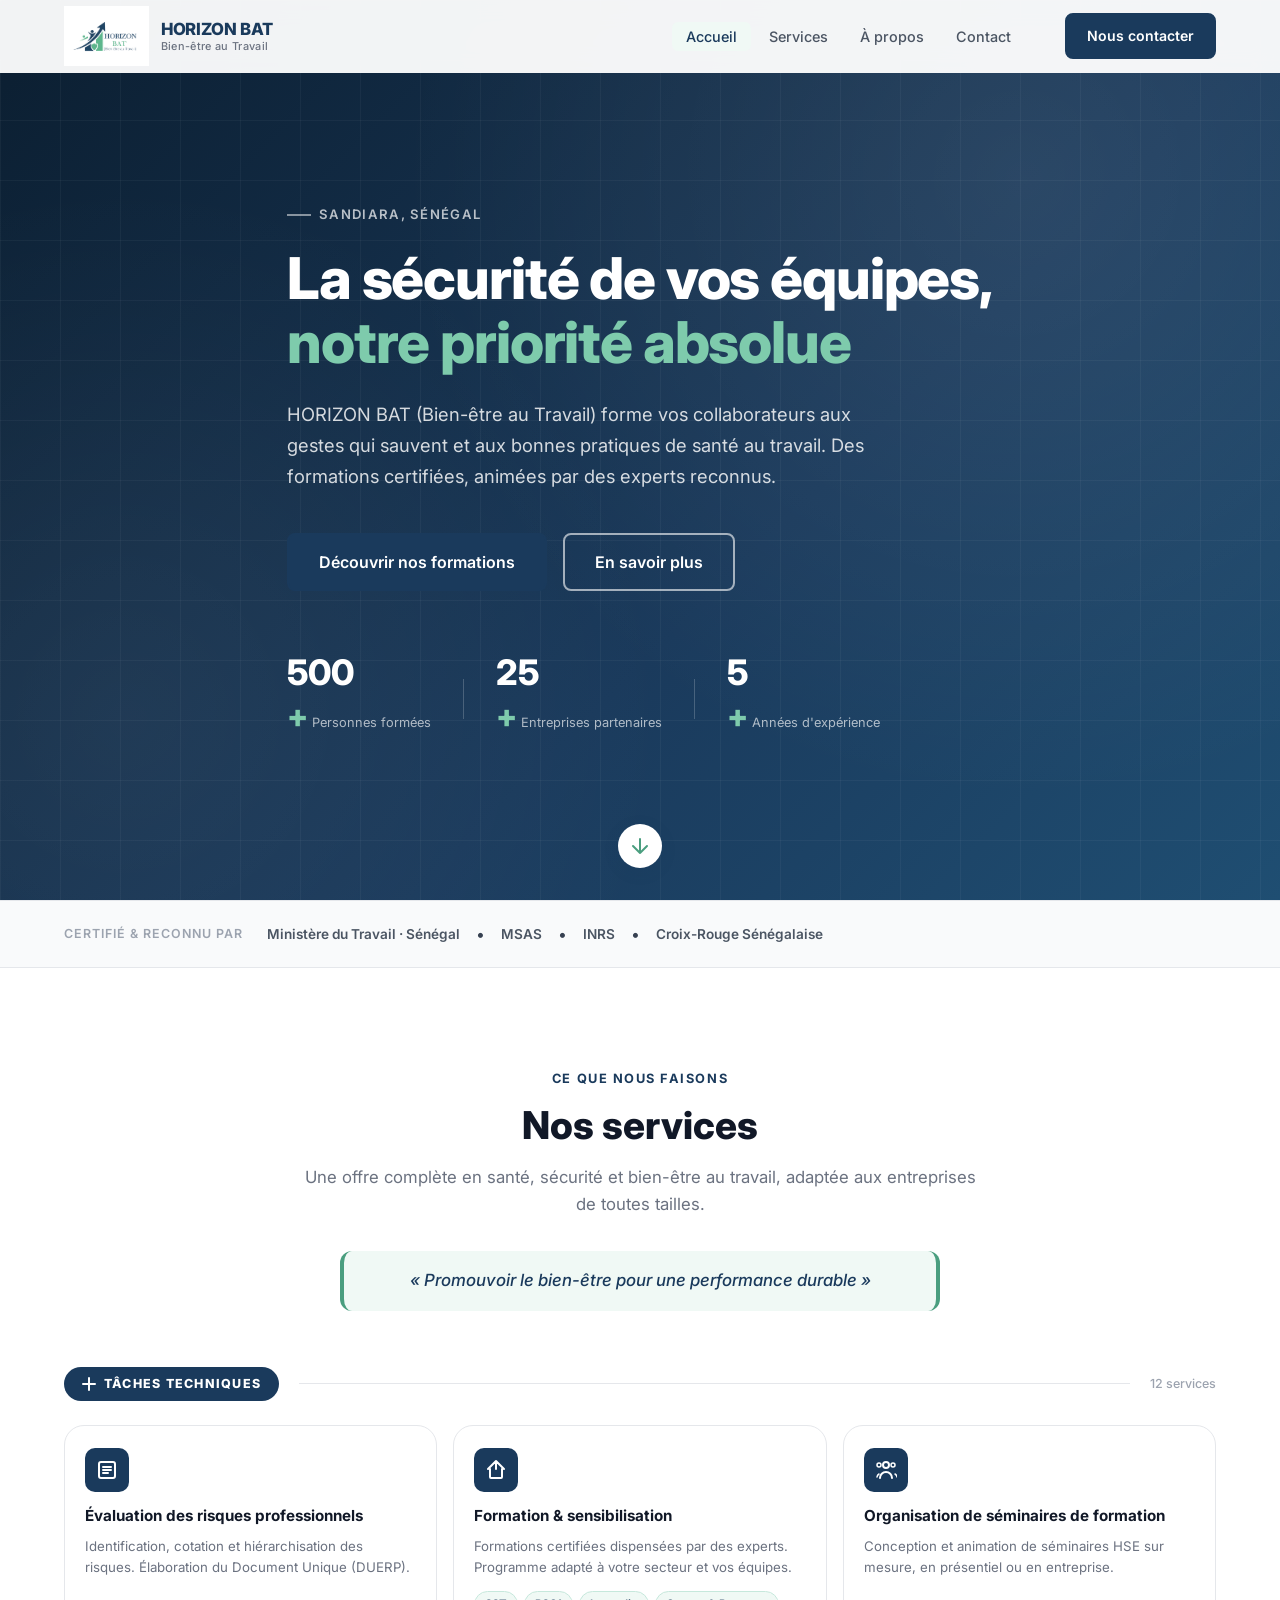
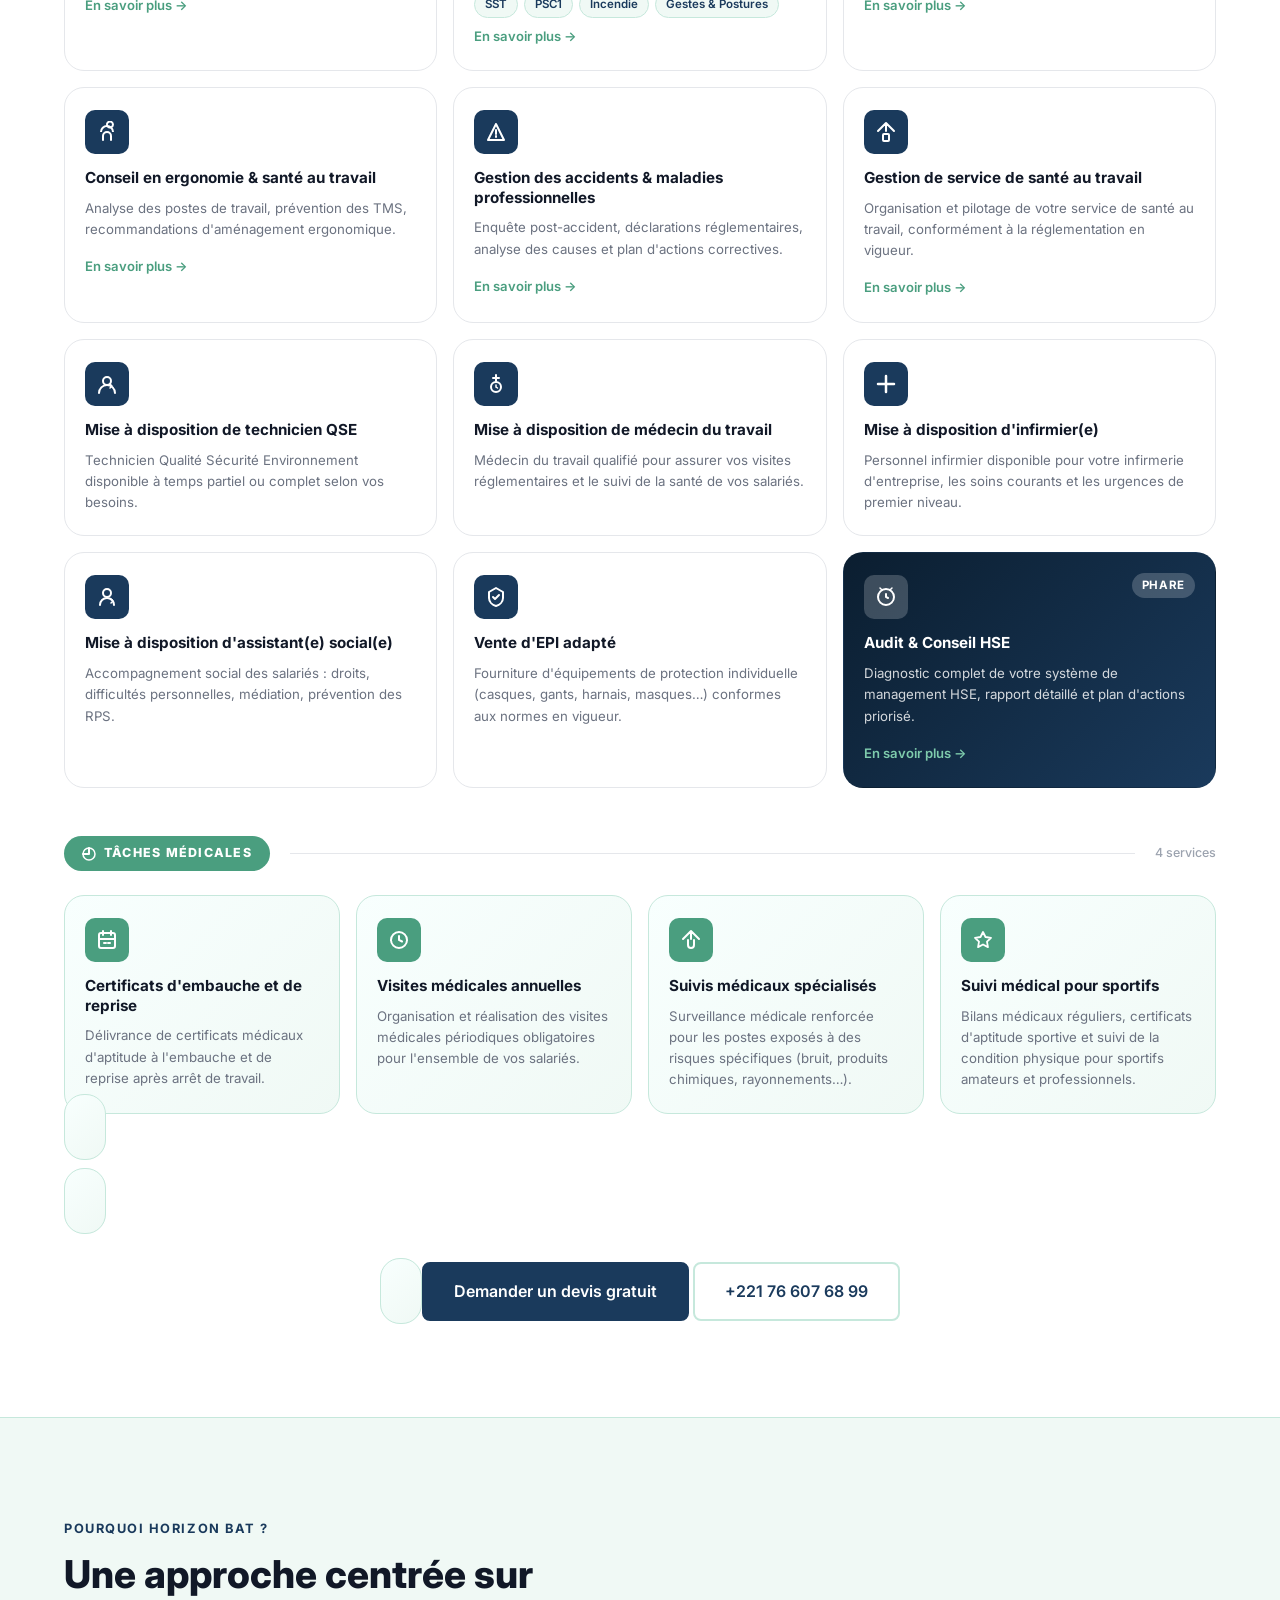
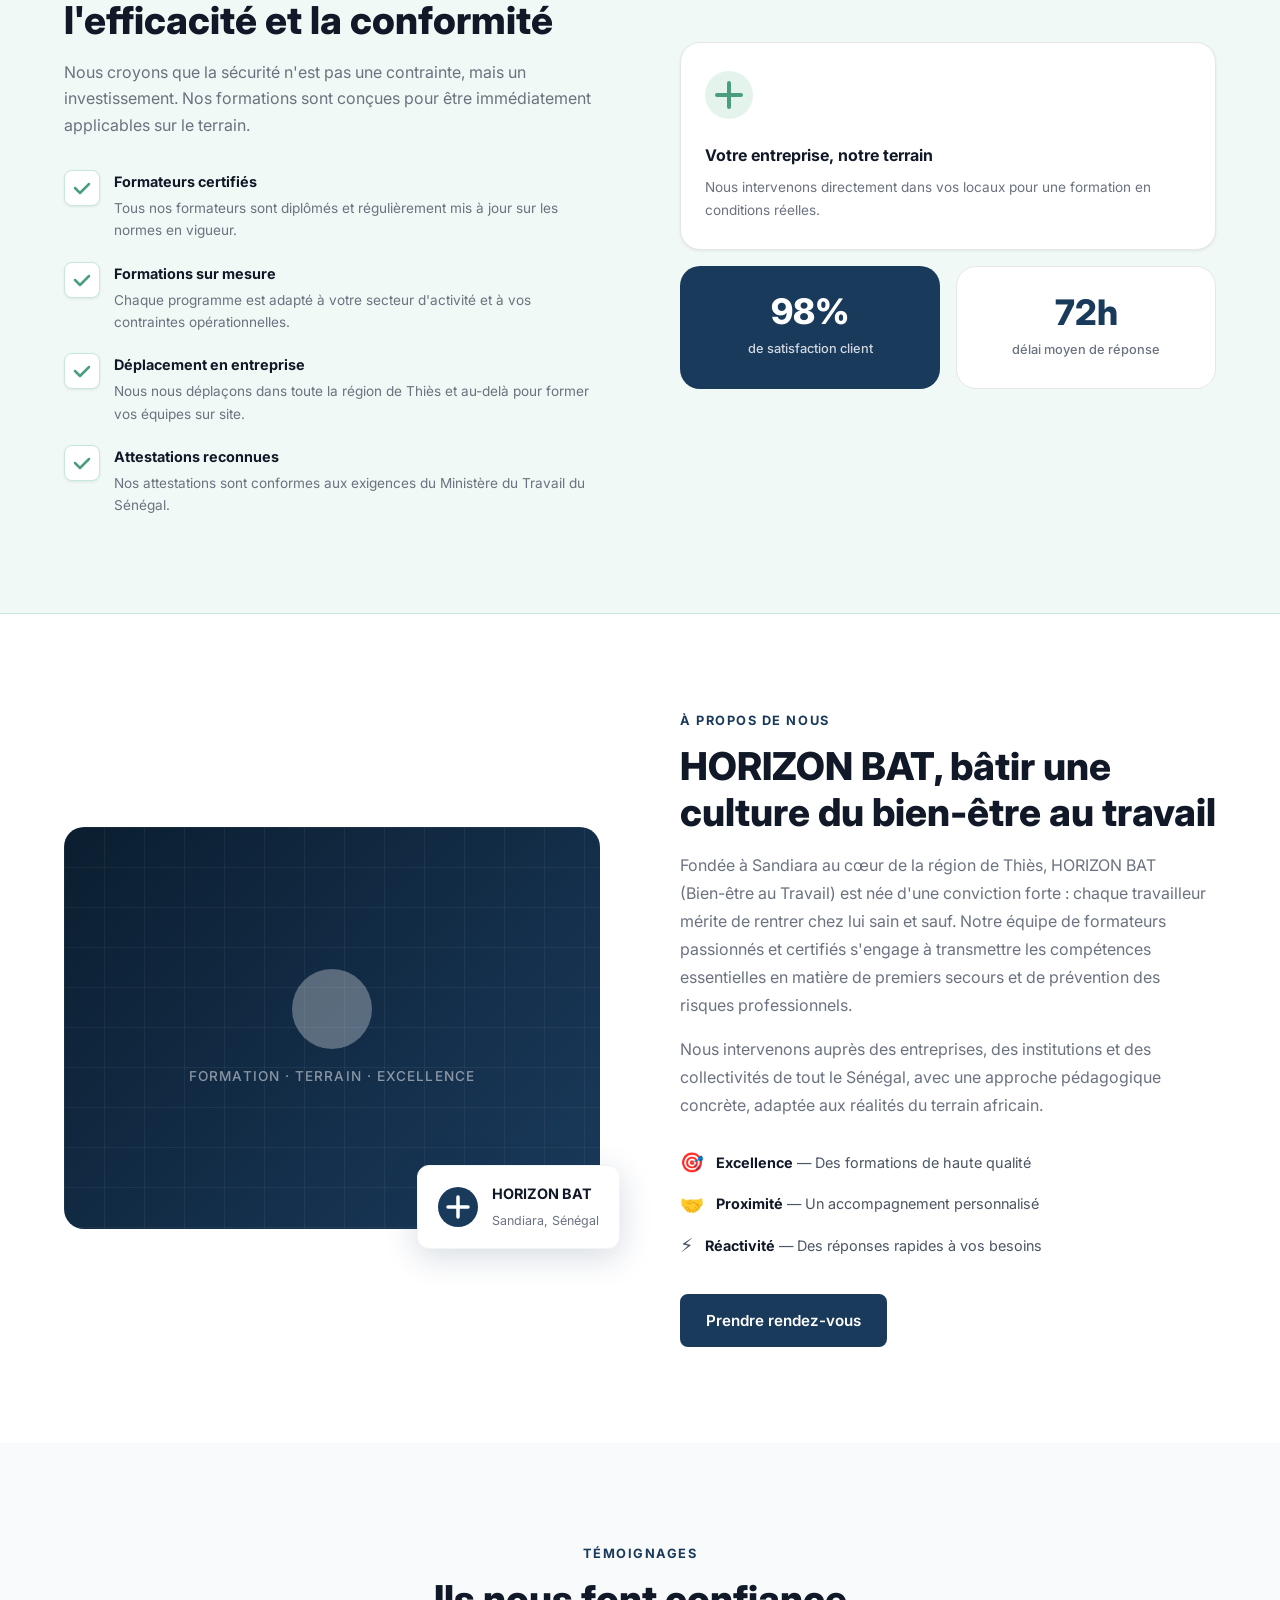
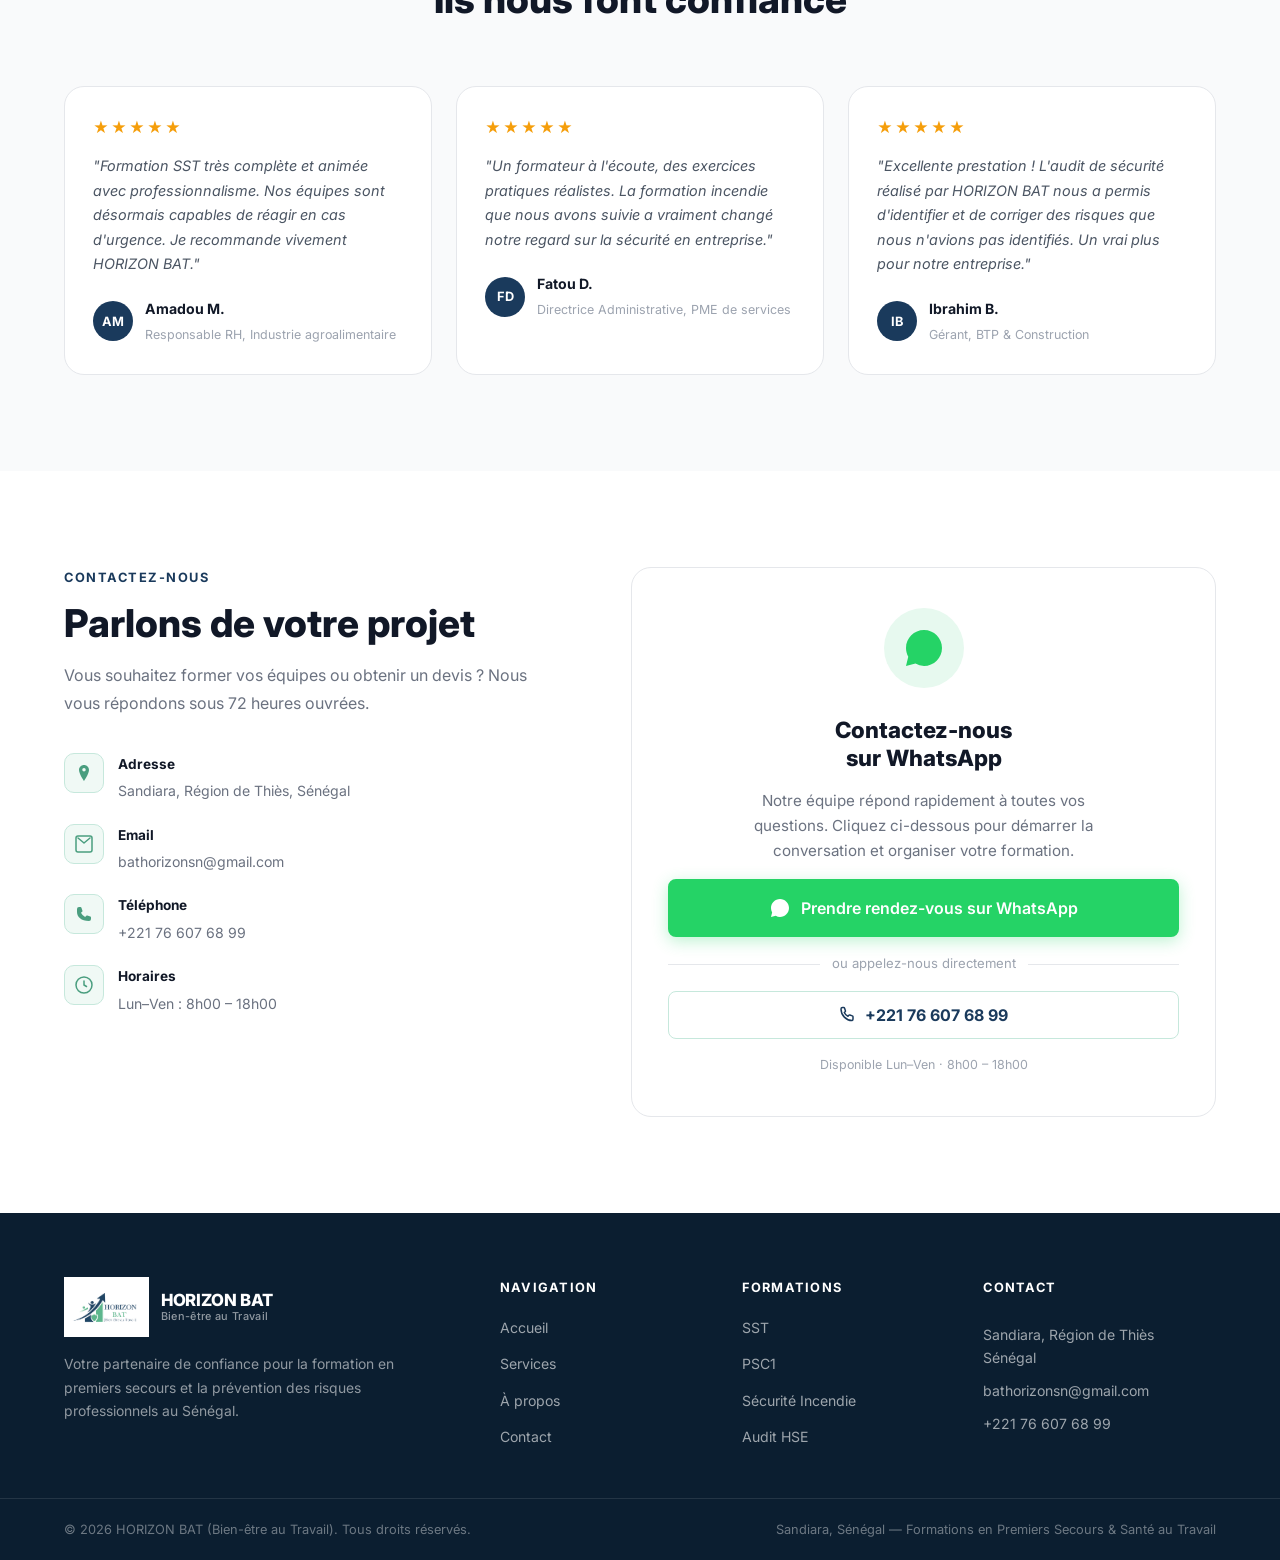
<file: index.html>
<!DOCTYPE html>
<html lang="fr">
<head>
  <meta charset="UTF-8" />
  <meta name="viewport" content="width=device-width, initial-scale=1.0" />
  <title>HORIZON BAT (Bien-être au Travail) — Formation Premiers Secours & Santé au Travail</title>
  <meta name="description" content="HORIZON BAT (Bien-être au Travail), expert en formation premiers secours et santé au travail à Sandiara, Sénégal. SST, PSC1, sécurité incendie, prévention des risques professionnels." />
  <link rel="stylesheet" href="style.css" />
  <link rel="preconnect" href="https://fonts.googleapis.com" />
  <link rel="preconnect" href="https://fonts.gstatic.com" crossorigin />
  <link href="https://fonts.googleapis.com/css2?family=Inter:wght@300;400;500;600;700;800&display=swap" rel="stylesheet" />
</head>
<body>

  <!-- ===== HEADER ===== -->
  <header class="header" id="header">
    <div class="container header__inner">
      <a href="#accueil" class="logo">
        <img src="logo.png" alt="HORIZON BAT" class="logo__img" style="height:60px;">
        <div class="logo__text">
          <span class="logo__name">HORIZON BAT</span>
          <span class="logo__tagline">Bien-être au Travail</span>
        </div>
      </a>
      <nav class="nav" id="nav">
        <ul class="nav__list">
          <li><a href="#accueil" class="nav__link active">Accueil</a></li>
          <li><a href="#services" class="nav__link">Services</a></li>
          <li><a href="#apropos" class="nav__link">À propos</a></li>
          <li><a href="#contact" class="nav__link">Contact</a></li>
        </ul>
      </nav>
      <a href="#contact" class="btn btn--primary header__cta">Nous contacter</a>
      <button class="burger" id="burger" aria-label="Menu">
        <span></span><span></span><span></span>
      </button>
    </div>
  </header>

  <main>

    <!-- ===== HERO / ACCUEIL ===== -->
    <section class="hero" id="accueil">
      <div class="hero__bg"></div>
      <div class="container hero__content">
        <p class="hero__eyebrow">Sandiara, Sénégal</p>
        <h1 class="hero__title">
          La sécurité de vos équipes,<br />
          <span class="hero__title--accent">notre priorité absolue</span>
        </h1>
        <p class="hero__subtitle">
          HORIZON BAT (Bien-être au Travail) forme vos collaborateurs aux gestes qui sauvent et aux bonnes pratiques de santé au travail. Des formations certifiées, animées par des experts reconnus.
        </p>
        <div class="hero__actions">
          <a href="#services" class="btn btn--primary btn--lg">Découvrir nos formations</a>
          <a href="#apropos" class="btn btn--outline btn--lg">En savoir plus</a>
        </div>
        <div class="hero__stats">
          <div class="stat">
            <span class="stat__number" data-target="500">0</span><span class="stat__suffix">+</span>
            <span class="stat__label">Personnes formées</span>
          </div>
          <div class="stat__divider"></div>
          <div class="stat">
            <span class="stat__number" data-target="25">0</span><span class="stat__suffix">+</span>
            <span class="stat__label">Entreprises partenaires</span>
          </div>
          <div class="stat__divider"></div>
          <div class="stat">
            <span class="stat__number" data-target="5">0</span><span class="stat__suffix">+</span>
            <span class="stat__label">Années d'expérience</span>
          </div>
        </div>
      </div>
      <div class="hero__scroll">
        <a href="#services" aria-label="Défiler vers le bas">
          <svg width="24" height="24" viewBox="0 0 24 24" fill="none">
            <path d="M12 5v14M5 12l7 7 7-7" stroke="#4a9e7f" stroke-width="2" stroke-linecap="round" stroke-linejoin="round"/>
          </svg>
        </a>
      </div>
    </section>

    <!-- ===== BANDEAU CONFIANCE ===== -->
    <section class="trust">
      <div class="container trust__inner">
        <span class="trust__label">Certifié &amp; reconnu par</span>
        <div class="trust__logos">
          <span class="trust__item">Ministère du Travail · Sénégal</span>
          <span class="trust__sep">•</span>
          <span class="trust__item">MSAS</span>
          <span class="trust__sep">•</span>
          <span class="trust__item">INRS</span>
          <span class="trust__sep">•</span>
          <span class="trust__item">Croix-Rouge Sénégalaise</span>
        </div>
      </div>
    </section>

    <!-- ===== SERVICES ===== -->
    <section class="section services" id="services">
      <div class="container">
        <div class="section__header">
          <p class="section__eyebrow">Ce que nous faisons</p>
          <h2 class="section__title">Nos services</h2>
          <p class="section__subtitle">Une offre complète en santé, sécurité et bien-être au travail, adaptée aux entreprises de toutes tailles.</p>
        </div>

        <!-- Devise -->
        <div class="services__devise">
          « Promouvoir le bien-être pour une performance durable »
        </div>

        <!-- ── TÂCHES TECHNIQUES ── -->
        <div class="services-category">
          <div class="services-category__header">
            <span class="services-category__label services-category__label--navy">
              <svg width="14" height="14" viewBox="0 0 14 14" fill="none"><path d="M7 1v12M1 7h12" stroke="#fff" stroke-width="2" stroke-linecap="round"/></svg>
              Tâches Techniques
            </span>
            <div class="services-category__line"></div>
            <span class="services-category__count">12 services</span>
          </div>

          <div class="services__grid--technical">

            <!-- 1. Évaluation des risques -->
            <a href="prevention.html" class="service-card service-card--compact" data-aos style="text-decoration:none;color:inherit;">
              <div class="service-card__icon service-card__icon--blue">
                <svg width="22" height="22" viewBox="0 0 22 22" fill="none"><rect x="3" y="3" width="16" height="16" rx="2" stroke="#fff" stroke-width="2"/><path d="M7 11h8M7 14h5" stroke="#fff" stroke-width="2" stroke-linecap="round"/><path d="M7 8h8" stroke="#fff" stroke-width="2" stroke-linecap="round"/></svg>
              </div>
              <h3 class="service-card__title">Évaluation des risques professionnels</h3>
              <p class="service-card__desc">Identification, cotation et hiérarchisation des risques. Élaboration du Document Unique (DUERP).</p>
              <span class="service-card__more">En savoir plus →</span>
            </a>

            <!-- 2. Formation & sensibilisation -->
            <div class="service-card service-card--compact" data-aos>
              <div class="service-card__icon service-card__icon--blue">
                <svg width="22" height="22" viewBox="0 0 22 22" fill="none"><path d="M11 2v8M3 10l8-8 8 8" stroke="#fff" stroke-width="2" stroke-linecap="round" stroke-linejoin="round"/><path d="M5 10v8a1 1 0 0 0 1 1h10a1 1 0 0 0 1-1v-8" stroke="#fff" stroke-width="2" stroke-linecap="round"/></svg>
              </div>
              <h3 class="service-card__title">Formation &amp; sensibilisation</h3>
              <p class="service-card__desc">Formations certifiées dispensées par des experts. Programme adapté à votre secteur et vos équipes.</p>
              <div class="service-card__tags">
                <a href="sst.html" class="service-card__tag">SST</a>
                <a href="psc1.html" class="service-card__tag">PSC1</a>
                <a href="incendie.html" class="service-card__tag">Incendie</a>
                <a href="gestes-postures.html" class="service-card__tag">Gestes &amp; Postures</a>
              </div>
              <a href="formations.html" class="service-card__more" style="margin-top:8px;display:inline-block;text-decoration:none;">En savoir plus →</a>
            </div>

            <!-- 3. Séminaires -->
            <a href="seminaires.html" class="service-card service-card--compact" data-aos style="text-decoration:none;color:inherit;">
              <div class="service-card__icon service-card__icon--blue">
                <svg width="22" height="22" viewBox="0 0 22 22" fill="none"><circle cx="11" cy="6" r="3" stroke="#fff" stroke-width="2"/><path d="M5 19a6 6 0 0 1 12 0" stroke="#fff" stroke-width="2" stroke-linecap="round"/><circle cx="18" cy="6" r="2" stroke="#fff" stroke-width="1.5"/><path d="M20 15a4 4 0 0 1 2 3" stroke="#fff" stroke-width="1.5" stroke-linecap="round"/><circle cx="4" cy="6" r="2" stroke="#fff" stroke-width="1.5"/><path d="M2 18a4 4 0 0 1 2-3" stroke="#fff" stroke-width="1.5" stroke-linecap="round"/></svg>
              </div>
              <h3 class="service-card__title">Organisation de séminaires de formation</h3>
              <p class="service-card__desc">Conception et animation de séminaires HSE sur mesure, en présentiel ou en entreprise.</p>
              <span class="service-card__more">En savoir plus →</span>
            </a>

            <!-- 4. Ergonomie -->
            <a href="gestes-postures.html" class="service-card service-card--compact" data-aos style="text-decoration:none;color:inherit;">
              <div class="service-card__icon service-card__icon--blue">
                <svg width="22" height="22" viewBox="0 0 22 22" fill="none"><path d="M11 4a3 3 0 1 0 0-1" stroke="#fff" stroke-width="2" stroke-linecap="round"/><path d="M5 11c0-3.31 2.69-6 6-6s6 2.69 6 6" stroke="#fff" stroke-width="2"/><path d="M7 19v-4a4 4 0 0 1 8 0v4" stroke="#fff" stroke-width="2" stroke-linecap="round"/></svg>
              </div>
              <h3 class="service-card__title">Conseil en ergonomie &amp; santé au travail</h3>
              <p class="service-card__desc">Analyse des postes de travail, prévention des TMS, recommandations d'aménagement ergonomique.</p>
              <span class="service-card__more">En savoir plus →</span>
            </a>

            <!-- 5. Gestion accidents -->
            <a href="accidents-professionnels.html" class="service-card service-card--compact" data-aos style="text-decoration:none;color:inherit;">
              <div class="service-card__icon service-card__icon--blue">
                <svg width="22" height="22" viewBox="0 0 22 22" fill="none"><path d="M11 3L3 19h16L11 3z" stroke="#fff" stroke-width="2" stroke-linejoin="round"/><path d="M11 13V9M11 16v-1" stroke="#fff" stroke-width="2" stroke-linecap="round"/></svg>
              </div>
              <h3 class="service-card__title">Gestion des accidents &amp; maladies professionnelles</h3>
              <p class="service-card__desc">Enquête post-accident, déclarations réglementaires, analyse des causes et plan d'actions correctives.</p>
              <span class="service-card__more">En savoir plus →</span>
            </a>

            <!-- 6. Gestion service santé -->
            <a href="sante-travail.html" class="service-card service-card--compact" data-aos style="text-decoration:none;color:inherit;">
              <div class="service-card__icon service-card__icon--blue">
                <svg width="22" height="22" viewBox="0 0 22 22" fill="none"><path d="M11 2v8M3 10l8-8 8 8" stroke="#fff" stroke-width="2" stroke-linecap="round" stroke-linejoin="round"/><rect x="8" y="13" width="6" height="7" rx="1" stroke="#fff" stroke-width="2"/></svg>
              </div>
              <h3 class="service-card__title">Gestion de service de santé au travail</h3>
              <p class="service-card__desc">Organisation et pilotage de votre service de santé au travail, conformément à la réglementation en vigueur.</p>
              <span class="service-card__more">En savoir plus →</span>
            </a>

            <!-- 7. Technicien QSE -->
            <a href="technicien-qse.html" class="service-card service-card--compact" data-aos style="text-decoration:none;color:inherit;">
              <div class="service-card__icon service-card__icon--blue">
                <svg width="22" height="22" viewBox="0 0 22 22" fill="none"><circle cx="11" cy="8" r="4" stroke="#fff" stroke-width="2"/><path d="M3 20a8 8 0 0 1 16 0" stroke="#fff" stroke-width="2" stroke-linecap="round"/><path d="M14 11l2 2-2 2" stroke="#fff" stroke-width="1.5" stroke-linecap="round" stroke-linejoin="round"/></svg>
              </div>
              <h3 class="service-card__title">Mise à disposition de technicien QSE</h3>
              <p class="service-card__desc">Technicien Qualité Sécurité Environnement disponible à temps partiel ou complet selon vos besoins.</p>          
          

            <!-- 8. Médecin du travail -->
            <a href="medecin-travail.html" class="service-card service-card--compact" data-aos style="text-decoration:none;color:inherit;">
              <div class="service-card__icon service-card__icon--blue">
                <svg width="22" height="22" viewBox="0 0 22 22" fill="none"><path d="M11 2v6M8 5h6" stroke="#fff" stroke-width="2" stroke-linecap="round"/><circle cx="11" cy="14" r="5" stroke="#fff" stroke-width="2"/><path d="M11 12v2l1.5 1" stroke="#fff" stroke-width="1.5" stroke-linecap="round"/></svg>
              </div>
              <h3 class="service-card__title">Mise à disposition de médecin du travail</h3>
              <p class="service-card__desc">Médecin du travail qualifié pour assurer vos visites réglementaires et le suivi de la santé de vos salariés.</p>
              

            <!-- 9. Infirmier(e) -->
            <a href="infirmier.html" class="service-card service-card--compact" data-aos style="text-decoration:none;color:inherit;">
              <div class="service-card__icon service-card__icon--blue">
                <svg width="22" height="22" viewBox="0 0 22 22" fill="none"><path d="M11 3v16M3 11h16" stroke="#fff" stroke-width="2.5" stroke-linecap="round"/></svg>
              </div>
              <h3 class="service-card__title">Mise à disposition d'infirmier(e)</h3>
              <p class="service-card__desc">Personnel infirmier disponible pour votre infirmerie d'entreprise, les soins courants et les urgences de premier niveau.</p>
              

            <!-- 10. Assistant(e) social -->
            <a href="assistant-social.html" class="service-card service-card--compact" data-aos style="text-decoration:none;color:inherit;">
              <div class="service-card__icon service-card__icon--blue">
                <svg width="22" height="22" viewBox="0 0 22 22" fill="none"><circle cx="11" cy="7" r="4" stroke="#fff" stroke-width="2"/><path d="M4 19c0-3.866 3.134-7 7-7s7 3.134 7 7" stroke="#fff" stroke-width="2" stroke-linecap="round"/><path d="M15 13l2 2-2 2" stroke="#fff" stroke-width="1.5" stroke-linecap="round" stroke-linejoin="round"/></svg>
              </div>
              <h3 class="service-card__title">Mise à disposition d'assistant(e) social(e)</h3>
              <p class="service-card__desc">Accompagnement social des salariés : droits, difficultés personnelles, médiation, prévention des RPS.</p>
              

            <!-- 11. EPI -->
            <a href="epi.html" class="service-card service-card--compact" data-aos style="text-decoration:none;color:inherit;">
              <div class="service-card__icon service-card__icon--blue">
                <svg width="22" height="22" viewBox="0 0 22 22" fill="none"><path d="M11 2l7 4v6c0 4-3.5 7-7 8-3.5-1-7-4-7-8V6l7-4z" stroke="#fff" stroke-width="2" stroke-linejoin="round"/><path d="M8 11l2 2 4-4" stroke="#fff" stroke-width="2" stroke-linecap="round" stroke-linejoin="round"/></svg>
              </div>
              <h3 class="service-card__title">Vente d'EPI adapté</h3>
              <p class="service-card__desc">Fourniture d'équipements de protection individuelle (casques, gants, harnais, masques…) conformes aux normes en vigueur.</p>
              

            <!-- 12. Audit HSE -->
            <a href="audit-hse.html" class="service-card service-card--compact service-card--featured" data-aos style="text-decoration:none;color:inherit;">
              <div class="service-card__badge">Phare</div>
              <div class="service-card__icon service-card__icon--white">
                <svg width="22" height="22" viewBox="0 0 22 22" fill="none"><circle cx="11" cy="11" r="8" stroke="#fff" stroke-width="2"/><path d="M11 8v3l2 1" stroke="#fff" stroke-width="2" stroke-linecap="round"/><path d="M7 4L5 2M15 4l2-2" stroke="#fff" stroke-width="1.5" stroke-linecap="round"/></svg>
              </div>
              <h3 class="service-card__title">Audit &amp; Conseil HSE</h3>
              <p class="service-card__desc">Diagnostic complet de votre système de management HSE, rapport détaillé et plan d'actions priorisé.</p>
              <span class="service-card__more">En savoir plus →</span>
            </a>

          </div>
        </div>

        <!-- ── TÂCHES MÉDICALES ── -->
        <div class="services-category">
          <div class="services-category__header">
            <span class="services-category__label services-category__label--green">
              <svg width="14" height="14" viewBox="0 0 14 14" fill="none"><path d="M7 1v6M1 7h6" stroke="#fff" stroke-width="2" stroke-linecap="round"/><circle cx="7" cy="7" r="6" stroke="#fff" stroke-width="1.5"/></svg>
              Tâches Médicales
            </span>
            <div class="services-category__line"></div>
            <span class="services-category__count">4 services</span>
          </div>

          <div class="services__grid--medical">

            <a href="certificats-medicaux.html" class="service-card service-card--compact service-card--medical" data-aos style="text-decoration:none;color:inherit;">
              <div class="service-card__icon service-card__icon--green">
                <svg width="22" height="22" viewBox="0 0 22 22" fill="none"><rect x="3" y="4" width="16" height="15" rx="2" stroke="#fff" stroke-width="2"/><path d="M7 2v4M15 2v4M3 10h16" stroke="#fff" stroke-width="2" stroke-linecap="round"/><path d="M8 14h2M12 14h2" stroke="#fff" stroke-width="2" stroke-linecap="round"/></svg>
              </div>
              <h3 class="service-card__title">Certificats d'embauche et de reprise</h3>
              <p class="service-card__desc">Délivrance de certificats médicaux d'aptitude à l'embauche et de reprise après arrêt de travail.</p>
              

            <a href="visites-medicales.html" class="service-card service-card--compact service-card--medical" data-aos style="text-decoration:none;color:inherit;">
              <div class="service-card__icon service-card__icon--green">
                <svg width="22" height="22" viewBox="0 0 22 22" fill="none"><circle cx="11" cy="11" r="8" stroke="#fff" stroke-width="2"/><path d="M11 7v4l3 1.5" stroke="#fff" stroke-width="2" stroke-linecap="round"/></svg>
              </div>
              <h3 class="service-card__title">Visites médicales annuelles</h3>
              <p class="service-card__desc">Organisation et réalisation des visites médicales périodiques obligatoires pour l'ensemble de vos salariés.</p>
              

            <a href="suivis-medicaux.html" class="service-card service-card--compact service-card--medical" data-aos style="text-decoration:none;color:inherit;">
              <div class="service-card__icon service-card__icon--green">
                <svg width="22" height="22" viewBox="0 0 22 22" fill="none"><path d="M11 2v8M3 10l8-8 8 8" stroke="#fff" stroke-width="2" stroke-linecap="round" stroke-linejoin="round"/><path d="M8 11v5a3 3 0 0 0 6 0v-5" stroke="#fff" stroke-width="2" stroke-linecap="round"/></svg>
              </div>
              <h3 class="service-card__title">Suivis médicaux spécialisés</h3>
              <p class="service-card__desc">Surveillance médicale renforcée pour les postes exposés à des risques spécifiques (bruit, produits chimiques, rayonnements…).</p>
              

            <a href="suivi-sportifs.html" class="service-card service-card--compact service-card--medical" data-aos style="text-decoration:none;color:inherit;">
              <div class="service-card__icon service-card__icon--green">
                <svg width="22" height="22" viewBox="0 0 22 22" fill="none"><path d="M11 3l2.5 5 5.5.8-4 3.9.94 5.46L11 15.5l-4.94 2.66L7 12.7 3 8.8l5.5-.8L11 3z" stroke="#fff" stroke-width="1.8" stroke-linejoin="round"/></svg>
              </div>
              <h3 class="service-card__title">Suivi médical pour sportifs</h3>
              <p class="service-card__desc">Bilans médicaux réguliers, certificats d'aptitude sportive et suivi de la condition physique pour sportifs amateurs et professionnels.</p>
              

          </div>
        </div>

        <div class="services__cta">
          <a href="#contact" class="btn btn--primary btn--lg">Demander un devis gratuit</a>
          <a href="tel:+221766076899" class="btn btn--outline btn--lg">+221 76 607 68 99</a>
        </div>
      </div>
    </section>

    <!-- ===== POURQUOI NOUS ===== -->
    <section class="section why">
      <div class="container why__inner">
        <div class="why__content">
          <p class="section__eyebrow">Pourquoi HORIZON BAT ?</p>
          <h2 class="section__title">Une approche centrée sur l'efficacité et la conformité</h2>
          <p class="why__text">Nous croyons que la sécurité n'est pas une contrainte, mais un investissement. Nos formations sont conçues pour être immédiatement applicables sur le terrain.</p>
          <div class="why__features">
            <div class="feature">
              <div class="feature__icon">
                <svg width="22" height="22" viewBox="0 0 22 22" fill="none">
                  <path d="M4 11l5 5L18 7" stroke="#4a9e7f" stroke-width="2.5" stroke-linecap="round" stroke-linejoin="round"/>
                </svg>
              </div>
              <div>
                <strong>Formateurs certifiés</strong>
                <p>Tous nos formateurs sont diplômés et régulièrement mis à jour sur les normes en vigueur.</p>
              </div>
            </div>
            <div class="feature">
              <div class="feature__icon">
                <svg width="22" height="22" viewBox="0 0 22 22" fill="none">
                  <path d="M4 11l5 5L18 7" stroke="#4a9e7f" stroke-width="2.5" stroke-linecap="round" stroke-linejoin="round"/>
                </svg>
              </div>
              <div>
                <strong>Formations sur mesure</strong>
                <p>Chaque programme est adapté à votre secteur d'activité et à vos contraintes opérationnelles.</p>
              </div>
            </div>
            <div class="feature">
              <div class="feature__icon">
                <svg width="22" height="22" viewBox="0 0 22 22" fill="none">
                  <path d="M4 11l5 5L18 7" stroke="#4a9e7f" stroke-width="2.5" stroke-linecap="round" stroke-linejoin="round"/>
                </svg>
              </div>
              <div>
                <strong>Déplacement en entreprise</strong>
                <p>Nous nous déplaçons dans toute la région de Thiès et au-delà pour former vos équipes sur site.</p>
              </div>
            </div>
            <div class="feature">
              <div class="feature__icon">
                <svg width="22" height="22" viewBox="0 0 22 22" fill="none">
                  <path d="M4 11l5 5L18 7" stroke="#4a9e7f" stroke-width="2.5" stroke-linecap="round" stroke-linejoin="round"/>
                </svg>
              </div>
              <div>
                <strong>Attestations reconnues</strong>
                <p>Nos attestations sont conformes aux exigences du Ministère du Travail du Sénégal.</p>
              </div>
            </div>
          </div>
        </div>
        <div class="why__visual">
          <div class="why__card why__card--main">
            <div class="why__card-icon">
              <svg width="48" height="48" viewBox="0 0 48 48" fill="none">
                <circle cx="24" cy="24" r="24" fill="#e4f4ed"/>
                <path d="M24 12v24M12 24h24" stroke="#4a9e7f" stroke-width="4" stroke-linecap="round"/>
              </svg>
            </div>
            <h3>Votre entreprise, notre terrain</h3>
            <p>Nous intervenons directement dans vos locaux pour une formation en conditions réelles.</p>
          </div>
          <div class="why__card why__card--accent">
            <span class="why__card-stat">98%</span>
            <span class="why__card-label">de satisfaction client</span>
          </div>
          <div class="why__card why__card--light">
            <span class="why__card-stat">72h</span>
            <span class="why__card-label">délai moyen de réponse</span>
          </div>
        </div>
      </div>
    </section>

    <!-- ===== À PROPOS ===== -->
    <section class="section apropos" id="apropos">
      <div class="container apropos__inner">
        <div class="apropos__visual">
          <div class="apropos__badge">
            <svg width="40" height="40" viewBox="0 0 40 40" fill="none">
              <circle cx="20" cy="20" r="20" fill="#1a3a5c"/>
              <path d="M20 10v20M10 20h20" stroke="#fff" stroke-width="3.5" stroke-linecap="round"/>
            </svg>
            <div>
              <strong>HORIZON BAT</strong>
              <span>Sandiara, Sénégal</span>
            </div>
          </div>
          <div class="apropos__img-placeholder">
            <div class="apropos__img-inner">
              <svg width="80" height="80" viewBox="0 0 80 80" fill="none" opacity="0.3">
                <circle cx="40" cy="40" r="40" fill="#fff"/>
                <path d="M40 20v40M20 40h40" stroke="#fff" stroke-width="6" stroke-linecap="round"/>
              </svg>
              <p>Formation · Terrain · Excellence</p>
            </div>
          </div>
        </div>
        <div class="apropos__content">
          <p class="section__eyebrow">À propos de nous</p>
          <h2 class="section__title">HORIZON BAT, bâtir une culture du bien-être au travail</h2>
          <p class="apropos__text">
            Fondée à Sandiara au cœur de la région de Thiès, HORIZON BAT (Bien-être au Travail) est née d'une conviction forte : chaque travailleur mérite de rentrer chez lui sain et sauf. Notre équipe de formateurs passionnés et certifiés s'engage à transmettre les compétences essentielles en matière de premiers secours et de prévention des risques professionnels.
          </p>
          <p class="apropos__text">
            Nous intervenons auprès des entreprises, des institutions et des collectivités de tout le Sénégal, avec une approche pédagogique concrète, adaptée aux réalités du terrain africain.
          </p>
          <div class="apropos__values">
            <div class="value-item">
              <span class="value-item__icon">🎯</span>
              <span><strong>Excellence</strong> — Des formations de haute qualité</span>
            </div>
            <div class="value-item">
              <span class="value-item__icon">🤝</span>
              <span><strong>Proximité</strong> — Un accompagnement personnalisé</span>
            </div>
            <div class="value-item">
              <span class="value-item__icon">⚡</span>
              <span><strong>Réactivité</strong> — Des réponses rapides à vos besoins</span>
            </div>
          </div>
          <a href="#contact" class="btn btn--primary">Prendre rendez-vous</a>
        </div>
      </div>
    </section>

    <!-- ===== TEMOIGNAGES ===== -->
    <section class="section testimonials">
      <div class="container">
        <div class="section__header">
          <p class="section__eyebrow">Témoignages</p>
          <h2 class="section__title">Ils nous font confiance</h2>
        </div>
        <div class="testimonials__grid">
          <div class="testimonial-card">
            <div class="testimonial-card__stars">★★★★★</div>
            <p class="testimonial-card__text">"Formation SST très complète et animée avec professionnalisme. Nos équipes sont désormais capables de réagir en cas d'urgence. Je recommande vivement HORIZON BAT."</p>
            <div class="testimonial-card__author">
              <div class="testimonial-card__avatar">AM</div>
              <div>
                <strong>Amadou M.</strong>
                <span>Responsable RH, Industrie agroalimentaire</span>
              </div>
            </div>
          </div>
          <div class="testimonial-card">
            <div class="testimonial-card__stars">★★★★★</div>
            <p class="testimonial-card__text">"Un formateur à l'écoute, des exercices pratiques réalistes. La formation incendie que nous avons suivie a vraiment changé notre regard sur la sécurité en entreprise."</p>
            <div class="testimonial-card__author">
              <div class="testimonial-card__avatar">FD</div>
              <div>
                <strong>Fatou D.</strong>
                <span>Directrice Administrative, PME de services</span>
              </div>
            </div>
          </div>
          <div class="testimonial-card">
            <div class="testimonial-card__stars">★★★★★</div>
            <p class="testimonial-card__text">"Excellente prestation ! L'audit de sécurité réalisé par HORIZON BAT nous a permis d'identifier et de corriger des risques que nous n'avions pas identifiés. Un vrai plus pour notre entreprise."</p>
            <div class="testimonial-card__author">
              <div class="testimonial-card__avatar">IB</div>
              <div>
                <strong>Ibrahim B.</strong>
                <span>Gérant, BTP &amp; Construction</span>
              </div>
            </div>
          </div>
        </div>
      </div>
    </section>

    <!-- ===== CONTACT ===== -->
    <section class="section contact" id="contact">
      <div class="container contact__inner">
        <div class="contact__info">
          <p class="section__eyebrow">Contactez-nous</p>
          <h2 class="section__title">Parlons de votre projet</h2>
          <p class="contact__text">Vous souhaitez former vos équipes ou obtenir un devis ? Nous vous répondons sous 72 heures ouvrées.</p>
          <div class="contact__details">
            <div class="contact__item">
              <div class="contact__item-icon">
                <svg width="20" height="20" viewBox="0 0 20 20" fill="none">
                  <path d="M10 2C7.24 2 5 4.24 5 7c0 3.75 5 11 5 11s5-7.25 5-11c0-2.76-2.24-5-5-5zm0 6.5A1.5 1.5 0 1 1 10 5a1.5 1.5 0 0 1 0 3.5z" fill="#4a9e7f"/>
                </svg>
              </div>
              <div>
                <strong>Adresse</strong>
                <span>Sandiara, Région de Thiès, Sénégal</span>
              </div>
            </div>
            <div class="contact__item">
              <div class="contact__item-icon">
                <svg width="20" height="20" viewBox="0 0 20 20" fill="none">
                  <path d="M2 4a2 2 0 0 1 2-2h12a2 2 0 0 1 2 2v12a2 2 0 0 1-2 2H4a2 2 0 0 1-2-2V4zm2 0l6 5 6-5" stroke="#4a9e7f" stroke-width="1.5" stroke-linecap="round" stroke-linejoin="round"/>
                </svg>
              </div>
              <div>
                <strong>Email</strong>
                <a href="mailto:bathorizonsn@gmail.com">bathorizonsn@gmail.com</a>
              </div>
            </div>
            <div class="contact__item">
              <div class="contact__item-icon">
                <svg width="20" height="20" viewBox="0 0 20 20" fill="none">
                  <path d="M3 5a2 2 0 0 1 2-2h1.5a1 1 0 0 1 .95.68l1 3a1 1 0 0 1-.27 1.06l-1.22 1.1a9.05 9.05 0 0 0 4.2 4.2l1.1-1.22a1 1 0 0 1 1.06-.27l3 1A1 1 0 0 1 17 13.5V15a2 2 0 0 1-2 2C7.16 17 3 12.84 3 8V5z" fill="#4a9e7f"/>
                </svg>
              </div>
              <div>
                <strong>Téléphone</strong>
                <a href="tel:+221766076899">+221 76 607 68 99</a>
              </div>
            </div>
            <div class="contact__item">
              <div class="contact__item-icon">
                <svg width="20" height="20" viewBox="0 0 20 20" fill="none">
                  <circle cx="10" cy="10" r="8" stroke="#4a9e7f" stroke-width="1.5"/>
                  <path d="M10 6v4l2.5 1.5" stroke="#4a9e7f" stroke-width="1.5" stroke-linecap="round"/>
                </svg>
              </div>
              <div>
                <strong>Horaires</strong>
                <span>Lun–Ven : 8h00 – 18h00</span>
              </div>
            </div>
          </div>
        </div>
        <div class="whatsapp-cta">
          <div class="whatsapp-cta__icon-wrap">
            <svg width="80" height="80" viewBox="0 0 80 80" fill="none" xmlns="http://www.w3.org/2000/svg">
              <circle cx="40" cy="40" r="40" fill="#e7f9ef"/>
              <path d="M54.6 45.5c-.42-.21-2.5-1.23-2.88-1.37-.39-.14-.67-.21-.95.21-.28.42-1.09 1.37-1.33 1.65-.24.28-.49.32-.91.11-.42-.21-1.78-.66-3.39-2.09-1.25-1.12-2.1-2.5-2.35-2.92-.24-.42-.03-.65.18-.86.19-.19.42-.49.63-.73.21-.25.28-.42.42-.7.14-.28.07-.53-.04-.74-.11-.21-.95-2.29-1.3-3.13-.34-.82-.69-.71-.95-.72-.24-.01-.53-.01-.81-.01-.28 0-.73.11-1.12.53-.39.42-1.47 1.44-1.47 3.51 0 2.08 1.51 4.08 1.72 4.36.21.28 2.97 4.54 7.2 6.37 1.01.43 1.79.69 2.4.89 1.01.32 1.93.27 2.66.16.81-.12 2.5-1.02 2.85-2.01.35-.98.35-1.83.25-2.01-.1-.18-.39-.28-.81-.49zM40 22c-9.94 0-18 8.06-18 18 0 3.17.82 6.14 2.26 8.72L22 58l9.43-2.47A17.93 17.93 0 0040 58c9.94 0 18-8.06 18-18S49.94 22 40 22z" fill="#25D366"/>
            </svg>
          </div>
          <h3 class="whatsapp-cta__title">Contactez-nous<br/>sur WhatsApp</h3>
          <p class="whatsapp-cta__text">Notre équipe répond rapidement à toutes vos questions. Cliquez ci-dessous pour démarrer la conversation et organiser votre formation.</p>
          <a href="https://wa.me/221766076899?text=Bonjour%2C%20je%20souhaite%20prendre%20rendez-vous%20avec%20HORIZON%20BAT" class="btn btn--whatsapp btn--lg" target="_blank" rel="noopener noreferrer">
            <svg width="22" height="22" viewBox="0 0 22 22" fill="currentColor"><path d="M11 2C6.03 2 2 6.03 2 11c0 1.59.41 3.08 1.13 4.38L2 20l4.75-1.24A8.96 8.96 0 0 0 11 20c4.97 0 9-4.03 9-9s-4.03-9-9-9zm4.18 12.77c-.13-.06-.76-.37-.88-.42-.12-.04-.2-.06-.29.06-.08.13-.33.42-.4.51-.08.08-.15.09-.28.03-.13-.06-.54-.2-1.03-.63-.38-.34-.64-.76-.71-.89-.07-.13-.01-.2.06-.26.06-.06.13-.15.19-.22.06-.08.08-.13.13-.21.04-.09.02-.16-.01-.22-.03-.07-.29-.7-.39-.96-.1-.25-.21-.22-.29-.22h-.25c-.08 0-.22.03-.34.16-.12.13-.45.44-.45 1.07 0 .63.46 1.24.52 1.33.06.08.9 1.38 2.19 1.94.31.13.54.21.73.27.31.1.59.08.81.05.25-.04.76-.31.87-.61.11-.3.11-.56.08-.61-.03-.06-.12-.09-.25-.15z"/></svg>
            Prendre rendez-vous sur WhatsApp
          </a>
          <div class="whatsapp-cta__divider"><span>ou appelez-nous directement</span></div>
          <a href="tel:+221766076899" class="whatsapp-cta__phone">
            <svg width="18" height="18" viewBox="0 0 18 18" fill="none"><path d="M2 3a1.5 1.5 0 0 1 1.5-1.5h1.15a1 1 0 0 1 .95.68l.82 2.46a1 1 0 0 1-.27 1.05l-.92.84a8.04 8.04 0 0 0 3.74 3.74l.84-.92a1 1 0 0 1 1.05-.27l2.46.82a1 1 0 0 1 .68.95V13A1.5 1.5 0 0 1 13 14.5C7.2 14.5 2 9.3 2 3z" stroke="currentColor" stroke-width="1.5" stroke-linecap="round" stroke-linejoin="round"/></svg>
            +221 76 607 68 99
          </a>
          <p class="whatsapp-cta__hours">Disponible Lun–Ven · 8h00 – 18h00</p>
        </div>
      </div>
    </section>

  </main>

  <!-- ===== FOOTER ===== -->
  <footer class="footer">
    <div class="container footer__inner">
      <div class="footer__brand">
        <div class="logo logo--light">
          <img src="logo.png" alt="HORIZON BAT" class="logo__img" style="height:60px;">
          <div class="logo__text">
            <span class="logo__name">HORIZON BAT</span>
            <span class="logo__tagline">Bien-être au Travail</span>
          </div>
        </div>
        <p class="footer__desc">Votre partenaire de confiance pour la formation en premiers secours et la prévention des risques professionnels au Sénégal.</p>
      </div>
      <div class="footer__links">
        <h4>Navigation</h4>
        <ul>
          <li><a href="#accueil">Accueil</a></li>
          <li><a href="#services">Services</a></li>
          <li><a href="#apropos">À propos</a></li>
          <li><a href="#contact">Contact</a></li>
        </ul>
      </div>
      <div class="footer__links">
        <h4>Formations</h4>
        <ul>
          <li><a href="#services">SST</a></li>
          <li><a href="#services">PSC1</a></li>
          <li><a href="#services">Sécurité Incendie</a></li>
          <li><a href="#services">Audit HSE</a></li>
        </ul>
      </div>
      <div class="footer__contact">
        <h4>Contact</h4>
        <p>Sandiara, Région de Thiès<br />Sénégal</p>
        <a href="mailto:bathorizonsn@gmail.com">bathorizonsn@gmail.com</a>
        <a href="tel:+221766076899">+221 76 607 68 99</a>
      </div>
    </div>
    <div class="footer__bottom">
      <div class="container">
        <p>&copy; 2026 HORIZON BAT (Bien-être au Travail). Tous droits réservés.</p>
        <p>Sandiara, Sénégal — Formations en Premiers Secours &amp; Santé au Travail</p>
      </div>
    </div>
  </footer>

  <script src="main.js"></script>
</body>
</html>
</file>
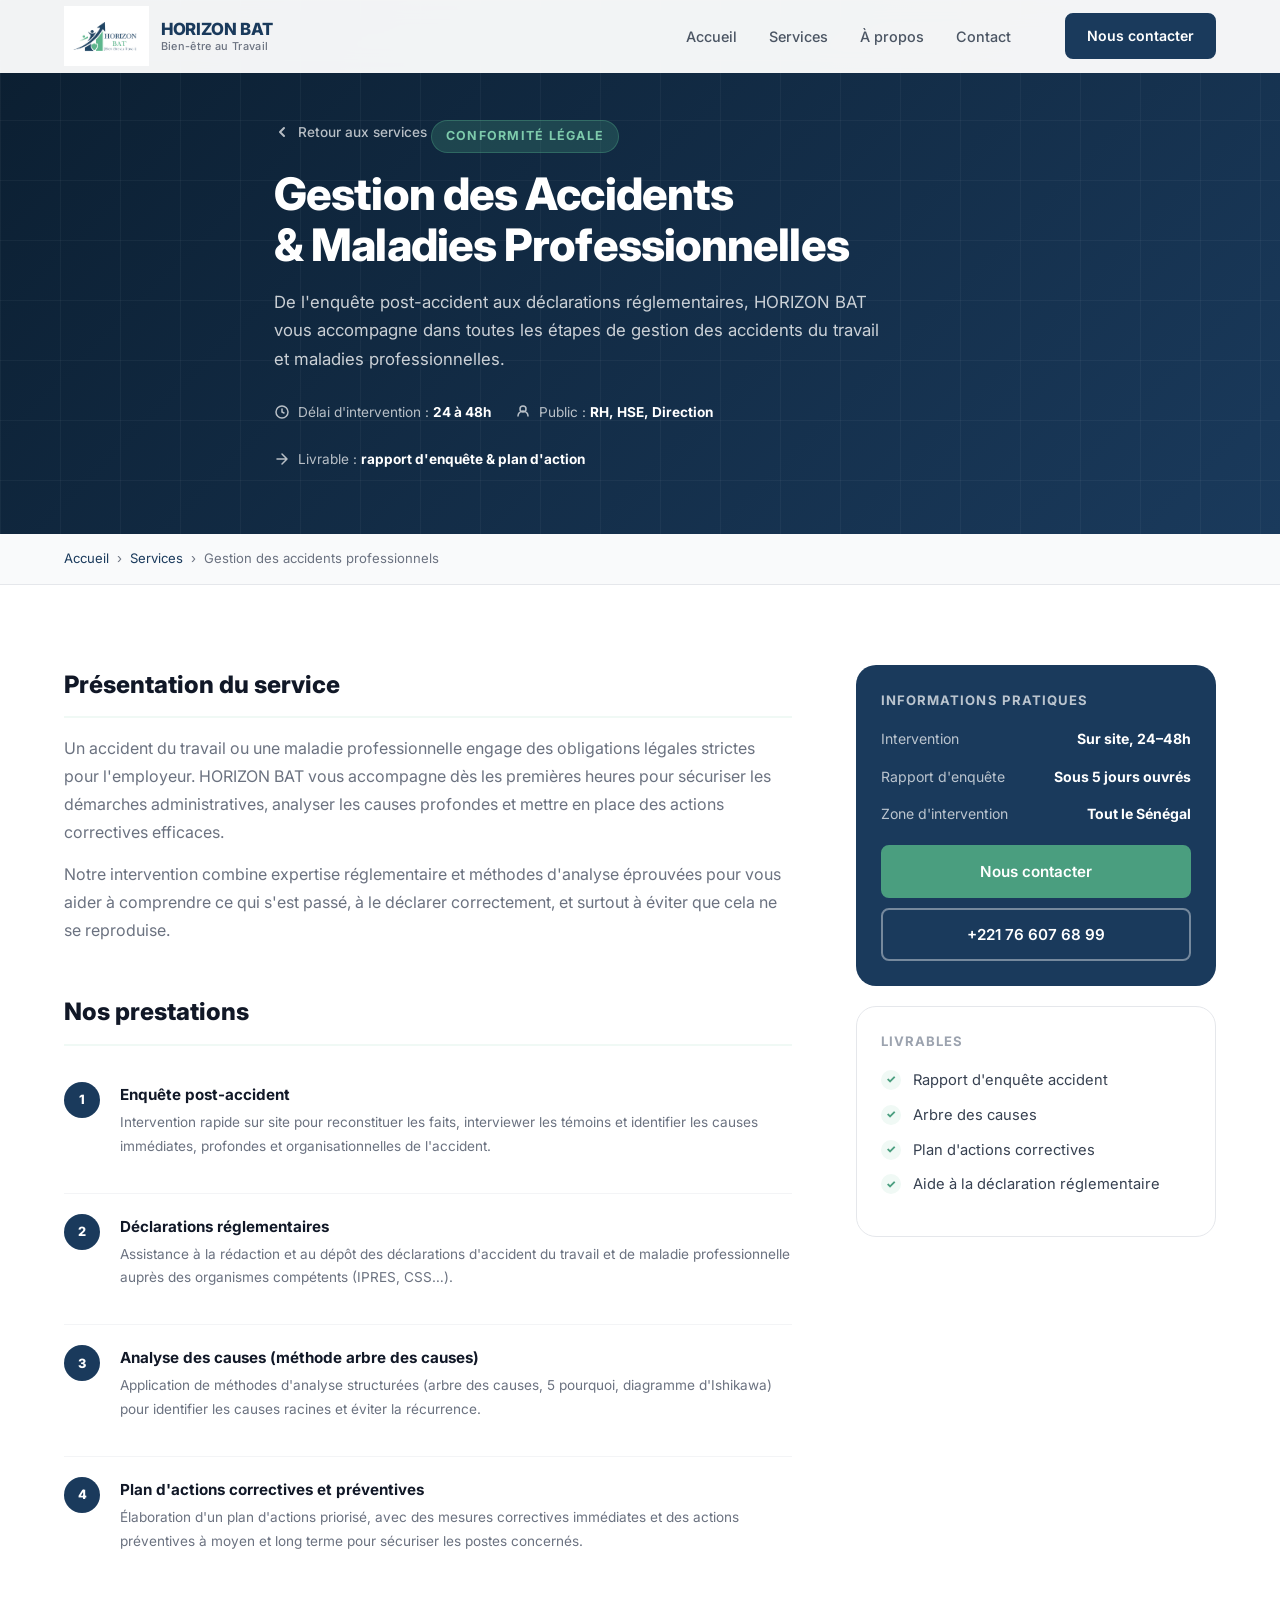
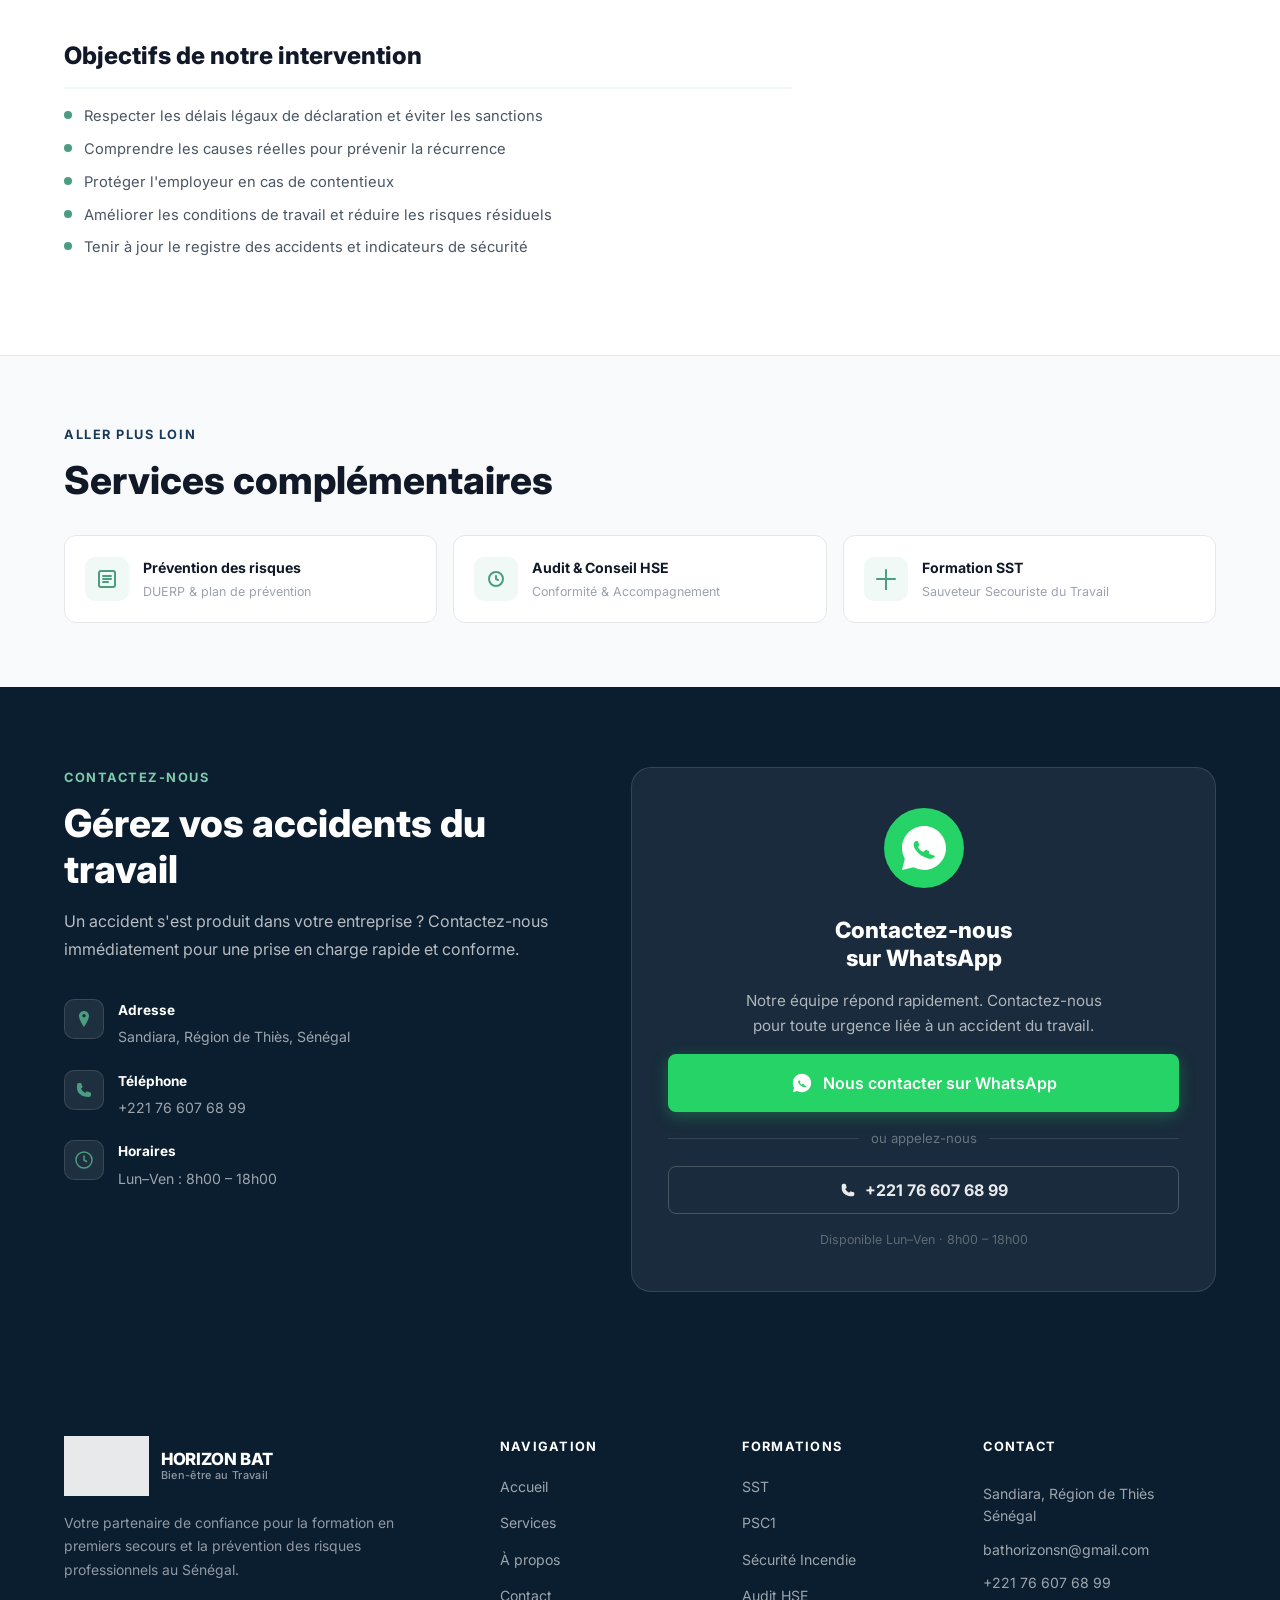
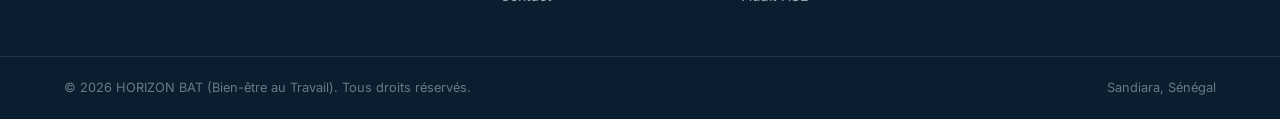
<file: accidents-professionnels.html>
<!DOCTYPE html>
<html lang="fr">
<head>
  <meta charset="UTF-8" />
  <meta name="viewport" content="width=device-width, initial-scale=1.0" />
  <title>Gestion des Accidents & Maladies Professionnelles | HORIZON BAT</title>
  <meta name="description" content="Enquête post-accident, déclarations réglementaires, analyse des causes et plan d'actions correctives. HORIZON BAT vous accompagne dans la gestion des accidents du travail au Sénégal." />
  <link rel="stylesheet" href="style.css" />
  <link rel="preconnect" href="https://fonts.googleapis.com" />
  <link rel="preconnect" href="https://fonts.gstatic.com" crossorigin />
  <link href="https://fonts.googleapis.com/css2?family=Inter:wght@300;400;500;600;700;800&display=swap" rel="stylesheet" />
</head>
<body>

  <header class="header" id="header">
    <div class="container header__inner">
      <a href="index.html" class="logo">
        <img src="logo.png" alt="HORIZON BAT" class="logo__img" style="height:60px;">
        <div class="logo__text"><span class="logo__name">HORIZON BAT</span><span class="logo__tagline">Bien-être au Travail</span></div>
      </a>
      <nav class="nav" id="nav">
        <ul class="nav__list">
          <li><a href="index.html#accueil" class="nav__link">Accueil</a></li>
          <li><a href="index.html#services" class="nav__link active">Services</a></li>
          <li><a href="index.html#apropos" class="nav__link">À propos</a></li>
          <li><a href="index.html#contact" class="nav__link">Contact</a></li>
        </ul>
      </nav>
      <a href="#contact" class="btn btn--primary header__cta">Nous contacter</a>
      <button class="burger" id="burger" aria-label="Menu"><span></span><span></span><span></span></button>
    </div>
  </header>

  <section class="page-hero">
    <div class="container page-hero__inner">
      <a href="index.html#services" class="page-hero__back"><svg width="16" height="16" viewBox="0 0 16 16" fill="none"><path d="M10 4L6 8l4 4" stroke="currentColor" stroke-width="2" stroke-linecap="round" stroke-linejoin="round"/></svg>Retour aux services</a>
      <div class="page-hero__badge">Conformité légale</div>
      <h1 class="page-hero__title">Gestion des Accidents<br/>&amp; Maladies Professionnelles</h1>
      <p class="page-hero__subtitle">De l'enquête post-accident aux déclarations réglementaires, HORIZON BAT vous accompagne dans toutes les étapes de gestion des accidents du travail et maladies professionnelles.</p>
      <div class="page-hero__meta">
        <div class="page-hero__meta-item"><svg width="16" height="16" viewBox="0 0 16 16" fill="none"><circle cx="8" cy="8" r="6" stroke="currentColor" stroke-width="1.5"/><path d="M8 5v3l2 1" stroke="currentColor" stroke-width="1.5" stroke-linecap="round"/></svg><span>Délai d'intervention : <strong>24 à 48h</strong></span></div>
        <div class="page-hero__meta-item"><svg width="16" height="16" viewBox="0 0 16 16" fill="none"><path d="M8 2a3 3 0 1 0 0 6 3 3 0 0 0 0-6zm-5 10a5 5 0 0 1 10 0" stroke="currentColor" stroke-width="1.5" stroke-linecap="round"/></svg><span>Public : <strong>RH, HSE, Direction</strong></span></div>
        <div class="page-hero__meta-item"><svg width="16" height="16" viewBox="0 0 16 16" fill="none"><path d="M3 8h10M8 3l5 5-5 5" stroke="currentColor" stroke-width="1.5" stroke-linecap="round" stroke-linejoin="round"/></svg><span>Livrable : <strong>rapport d'enquête & plan d'action</strong></span></div>
      </div>
    </div>
  </section>

  <div class="breadcrumb">
    <div class="container breadcrumb__inner">
      <a href="index.html">Accueil</a><span class="breadcrumb__sep">›</span>
      <a href="index.html#services">Services</a><span class="breadcrumb__sep">›</span>
      <span>Gestion des accidents professionnels</span>
    </div>
  </div>

  <section class="service-detail">
    <div class="container service-detail__inner">
      <div class="service-content">

        <h2>Présentation du service</h2>
        <p>Un accident du travail ou une maladie professionnelle engage des obligations légales strictes pour l'employeur. HORIZON BAT vous accompagne dès les premières heures pour sécuriser les démarches administratives, analyser les causes profondes et mettre en place des actions correctives efficaces.</p>
        <p>Notre intervention combine expertise réglementaire et méthodes d'analyse éprouvées pour vous aider à comprendre ce qui s'est passé, à le déclarer correctement, et surtout à éviter que cela ne se reproduise.</p>

        <h2>Nos prestations</h2>
        <div class="program-list">
          <div class="program-item">
            <div class="program-item__num">1</div>
            <div class="program-item__body">
              <div class="program-item__title">Enquête post-accident</div>
              <p class="program-item__desc">Intervention rapide sur site pour reconstituer les faits, interviewer les témoins et identifier les causes immédiates, profondes et organisationnelles de l'accident.</p>
            </div>
          </div>
          <div class="program-item">
            <div class="program-item__num">2</div>
            <div class="program-item__body">
              <div class="program-item__title">Déclarations réglementaires</div>
              <p class="program-item__desc">Assistance à la rédaction et au dépôt des déclarations d'accident du travail et de maladie professionnelle auprès des organismes compétents (IPRES, CSS…).</p>
            </div>
          </div>
          <div class="program-item">
            <div class="program-item__num">3</div>
            <div class="program-item__body">
              <div class="program-item__title">Analyse des causes (méthode arbre des causes)</div>
              <p class="program-item__desc">Application de méthodes d'analyse structurées (arbre des causes, 5 pourquoi, diagramme d'Ishikawa) pour identifier les causes racines et éviter la récurrence.</p>
            </div>
          </div>
          <div class="program-item">
            <div class="program-item__num">4</div>
            <div class="program-item__body">
              <div class="program-item__title">Plan d'actions correctives et préventives</div>
              <p class="program-item__desc">Élaboration d'un plan d'actions priorisé, avec des mesures correctives immédiates et des actions préventives à moyen et long terme pour sécuriser les postes concernés.</p>
            </div>
          </div>
        </div>

        <h2>Objectifs de notre intervention</h2>
        <ul class="objectives-list">
          <li>Respecter les délais légaux de déclaration et éviter les sanctions</li>
          <li>Comprendre les causes réelles pour prévenir la récurrence</li>
          <li>Protéger l'employeur en cas de contentieux</li>
          <li>Améliorer les conditions de travail et réduire les risques résiduels</li>
          <li>Tenir à jour le registre des accidents et indicateurs de sécurité</li>
        </ul>

      </div>

      <aside class="service-sidebar">
        <div class="sidebar-card sidebar-card--primary">
          <div class="sidebar-card__title">Informations pratiques</div>
          <div class="sidebar-info-list">
            <div class="sidebar-info-item"><span>Intervention</span><strong>Sur site, 24–48h</strong></div>
            <div class="sidebar-info-item"><span>Rapport d'enquête</span><strong>Sous 5 jours ouvrés</strong></div>
            <div class="sidebar-info-item"><span>Zone d'intervention</span><strong>Tout le Sénégal</strong></div>
          </div>
          <div style="margin-top:20px;" class="sidebar-card__cta">
            <a href="#contact" class="btn btn--green">Nous contacter</a>
            <a href="tel:+221766076899" class="btn btn--navy-outline">+221 76 607 68 99</a>
          </div>
        </div>
        <div class="sidebar-card">
          <div class="sidebar-card__title">Livrables</div>
          <ul class="objectives-list">
            <li>Rapport d'enquête accident</li>
            <li>Arbre des causes</li>
            <li>Plan d'actions correctives</li>
            <li>Aide à la déclaration réglementaire</li>
          </ul>
        </div>
      </aside>
    </div>
  </section>

  <section class="related-services">
    <div class="container">
      <p class="section__eyebrow">Aller plus loin</p>
      <h2 class="section__title" style="text-align:left;">Services complémentaires</h2>
      <div class="related-services__grid">
        <a href="prevention.html" class="related-card"><div class="related-card__icon"><svg width="22" height="22" viewBox="0 0 22 22" fill="none"><rect x="3" y="3" width="16" height="16" rx="2" stroke="#4a9e7f" stroke-width="2"/><path d="M7 11h8M7 8h8M7 14h5" stroke="#4a9e7f" stroke-width="2" stroke-linecap="round"/></svg></div><div><div class="related-card__title">Prévention des risques</div><div class="related-card__sub">DUERP & plan de prévention</div></div></a>
        <a href="audit-hse.html" class="related-card"><div class="related-card__icon"><svg width="22" height="22" viewBox="0 0 22 22" fill="none"><circle cx="11" cy="11" r="7" stroke="#4a9e7f" stroke-width="2"/><path d="M11 8v3l2 1" stroke="#4a9e7f" stroke-width="2" stroke-linecap="round"/></svg></div><div><div class="related-card__title">Audit & Conseil HSE</div><div class="related-card__sub">Conformité & Accompagnement</div></div></a>
        <a href="sst.html" class="related-card"><div class="related-card__icon"><svg width="22" height="22" viewBox="0 0 22 22" fill="none"><path d="M11 2v20M2 11h18" stroke="#4a9e7f" stroke-width="2" stroke-linecap="round"/></svg></div><div><div class="related-card__title">Formation SST</div><div class="related-card__sub">Sauveteur Secouriste du Travail</div></div></a>
      </div>
    </div>
  </section>

  <section class="section page-contact" id="contact">
    <div class="container contact__inner">
      <div class="contact__info">
        <p class="section__eyebrow">Contactez-nous</p>
        <h2 class="section__title">Gérez vos accidents du travail</h2>
        <p class="contact__text">Un accident s'est produit dans votre entreprise ? Contactez-nous immédiatement pour une prise en charge rapide et conforme.</p>
        <div class="contact__details">
          <div class="contact__item"><div class="contact__item-icon"><svg width="20" height="20" viewBox="0 0 20 20" fill="none"><path d="M10 2C7.24 2 5 4.24 5 7c0 3.75 5 11 5 11s5-7.25 5-11c0-2.76-2.24-5-5-5zm0 6.5A1.5 1.5 0 1 1 10 5a1.5 1.5 0 0 1 0 3.5z" fill="#4a9e7f"/></svg></div><div><strong>Adresse</strong><span>Sandiara, Région de Thiès, Sénégal</span></div></div>
          <div class="contact__item"><div class="contact__item-icon"><svg width="20" height="20" viewBox="0 0 20 20" fill="none"><path d="M3 5a2 2 0 0 1 2-2h1.5a1 1 0 0 1 .95.68l1 3a1 1 0 0 1-.27 1.06l-1.22 1.1a9.05 9.05 0 0 0 4.2 4.2l1.1-1.22a1 1 0 0 1 1.06-.27l3 1A1 1 0 0 1 17 13.5V15a2 2 0 0 1-2 2C7.16 17 3 12.84 3 8V5z" fill="#4a9e7f"/></svg></div><div><strong>Téléphone</strong><a href="tel:+221766076899">+221 76 607 68 99</a></div></div>
          <div class="contact__item"><div class="contact__item-icon"><svg width="20" height="20" viewBox="0 0 20 20" fill="none"><circle cx="10" cy="10" r="8" stroke="#4a9e7f" stroke-width="1.5"/><path d="M10 6v4l2.5 1.5" stroke="#4a9e7f" stroke-width="1.5" stroke-linecap="round"/></svg></div><div><strong>Horaires</strong><span>Lun–Ven : 8h00 – 18h00</span></div></div>
        </div>
      </div>
      <div class="whatsapp-cta">
        <div class="whatsapp-cta__icon-wrap">
          <svg width="80" height="80" viewBox="0 0 80 80" fill="none" xmlns="http://www.w3.org/2000/svg"><circle cx="40" cy="40" r="40" fill="#25D366"/><path d="M40 18C27.85 18 18 27.85 18 40c0 3.9 1.05 7.55 2.85 10.7L18 62l11.6-2.8A21.87 21.87 0 0 0 40 62c12.15 0 22-9.85 22-22S52.15 18 40 18zm11.05 30.1c-.45 1.25-2.65 2.4-3.65 2.55-.95.15-2.15.2-3.45-.2-1.3-.4-2.95-1-5.1-2.15-4.45-2.35-7.35-6.85-7.55-7.15-.2-.3-1.65-2.2-1.65-4.2s1.05-2.95 1.45-3.4c.4-.45.85-.55 1.15-.55.3 0 .55 0 .8.01.25.01.6-.1.95.72.35.8 1.2 2.8 1.3 3 .1.2.15.45 0 .7-.15.25-.2.4-.4.6-.2.2-.42.45-.6.6-.2.2-.4.4-.2.8.2.4.9 1.5 1.95 2.45 1.35 1.2 2.5 1.6 2.9 1.75.4.15.65.1.9-.05.25-.15 1.05-1.2 1.3-1.6.25-.4.5-.35.85-.2.35.15 2.2 1.05 2.6 1.25.4.2.65.3.75.45.1.2.1 1.1-.35 2.35z" fill="white"/></svg>
        </div>
        <h3 class="whatsapp-cta__title">Contactez-nous<br/>sur WhatsApp</h3>
        <p class="whatsapp-cta__text">Notre équipe répond rapidement. Contactez-nous pour toute urgence liée à un accident du travail.</p>
        <a href="https://wa.me/221766076899?text=Bonjour%2C%20j%27ai%20besoin%20d%27aide%20pour%20la%20gestion%20d%27un%20accident%20du%20travail" class="btn btn--whatsapp btn--lg" target="_blank" rel="noopener noreferrer">
          <svg width="22" height="22" viewBox="0 0 24 24" fill="none"><path d="M12 2C6.48 2 2 6.48 2 12c0 1.9.52 3.67 1.42 5.19L2 22l4.93-1.38A9.96 9.96 0 0 0 12 22c5.52 0 10-4.48 10-10S17.52 2 12 2zm4.93 13.56c-.19.53-1.12 1.02-1.55 1.08-.4.06-.91.09-1.46-.09-.55-.17-1.25-.43-2.17-.91-1.89-1-3.12-2.91-3.21-3.04-.09-.13-.7-.93-.7-1.78s.44-1.25.62-1.44c.17-.19.36-.23.49-.23h.34c.11 0 .25-.04.4.3.15.34.51 1.19.55 1.27.04.09.06.19 0 .3-.06.11-.09.17-.17.26-.09.09-.18.19-.26.26-.08.08-.17.17-.07.34.09.17.38.64.83 1.04.57.51 1.06.68 1.23.74.17.06.28.04.38-.02.11-.06.45-.51.56-.68.11-.17.21-.15.36-.09.15.06.94.45 1.1.53.17.09.28.13.32.19.04.09.04.47-.15 1z" fill="white"/></svg>
          Nous contacter sur WhatsApp
        </a>
        <div class="whatsapp-cta__divider"><span>ou appelez-nous</span></div>
        <a href="tel:+221766076899" class="whatsapp-cta__phone">
          <svg width="18" height="18" viewBox="0 0 20 20" fill="none"><path d="M3 5a2 2 0 0 1 2-2h1.5a1 1 0 0 1 .95.68l1 3a1 1 0 0 1-.27 1.06l-1.22 1.1a9.05 9.05 0 0 0 4.2 4.2l1.1-1.22a1 1 0 0 1 1.06-.27l3 1A1 1 0 0 1 17 13.5V15a2 2 0 0 1-2 2C7.16 17 3 12.84 3 8V5z" fill="currentColor"/></svg>
          +221 76 607 68 99
        </a>
        <p class="whatsapp-cta__hours">Disponible Lun–Ven · 8h00 – 18h00</p>
      </div>
    </div>
  </section>

  <footer class="footer">
    <div class="container footer__inner">
      <div class="footer__brand">
        <div class="logo logo--light">
          <img src="logo.png" alt="HORIZON BAT" class="logo__img logo__img--footer" style="height:60px;">
          <div class="logo__text"><span class="logo__name">HORIZON BAT</span><span class="logo__tagline">Bien-être au Travail</span></div>
        </div>
        <p class="footer__desc">Votre partenaire de confiance pour la formation en premiers secours et la prévention des risques professionnels au Sénégal.</p>
      </div>
      <div class="footer__links"><h4>Navigation</h4><ul><li><a href="index.html">Accueil</a></li><li><a href="index.html#services">Services</a></li><li><a href="index.html#apropos">À propos</a></li><li><a href="#contact">Contact</a></li></ul></div>
      <div class="footer__links"><h4>Formations</h4><ul><li><a href="sst.html">SST</a></li><li><a href="psc1.html">PSC1</a></li><li><a href="incendie.html">Sécurité Incendie</a></li><li><a href="audit-hse.html">Audit HSE</a></li></ul></div>
      <div class="footer__contact"><h4>Contact</h4><p>Sandiara, Région de Thiès<br/>Sénégal</p><a href="mailto:bathorizonsn@gmail.com">bathorizonsn@gmail.com</a><a href="tel:+221766076899">+221 76 607 68 99</a></div>
    </div>
    <div class="footer__bottom"><div class="container"><p>&copy; 2026 HORIZON BAT (Bien-être au Travail). Tous droits réservés.</p><p>Sandiara, Sénégal</p></div></div>
  </footer>
  <script src="main.js"></script>
</body>
</html>
</file>
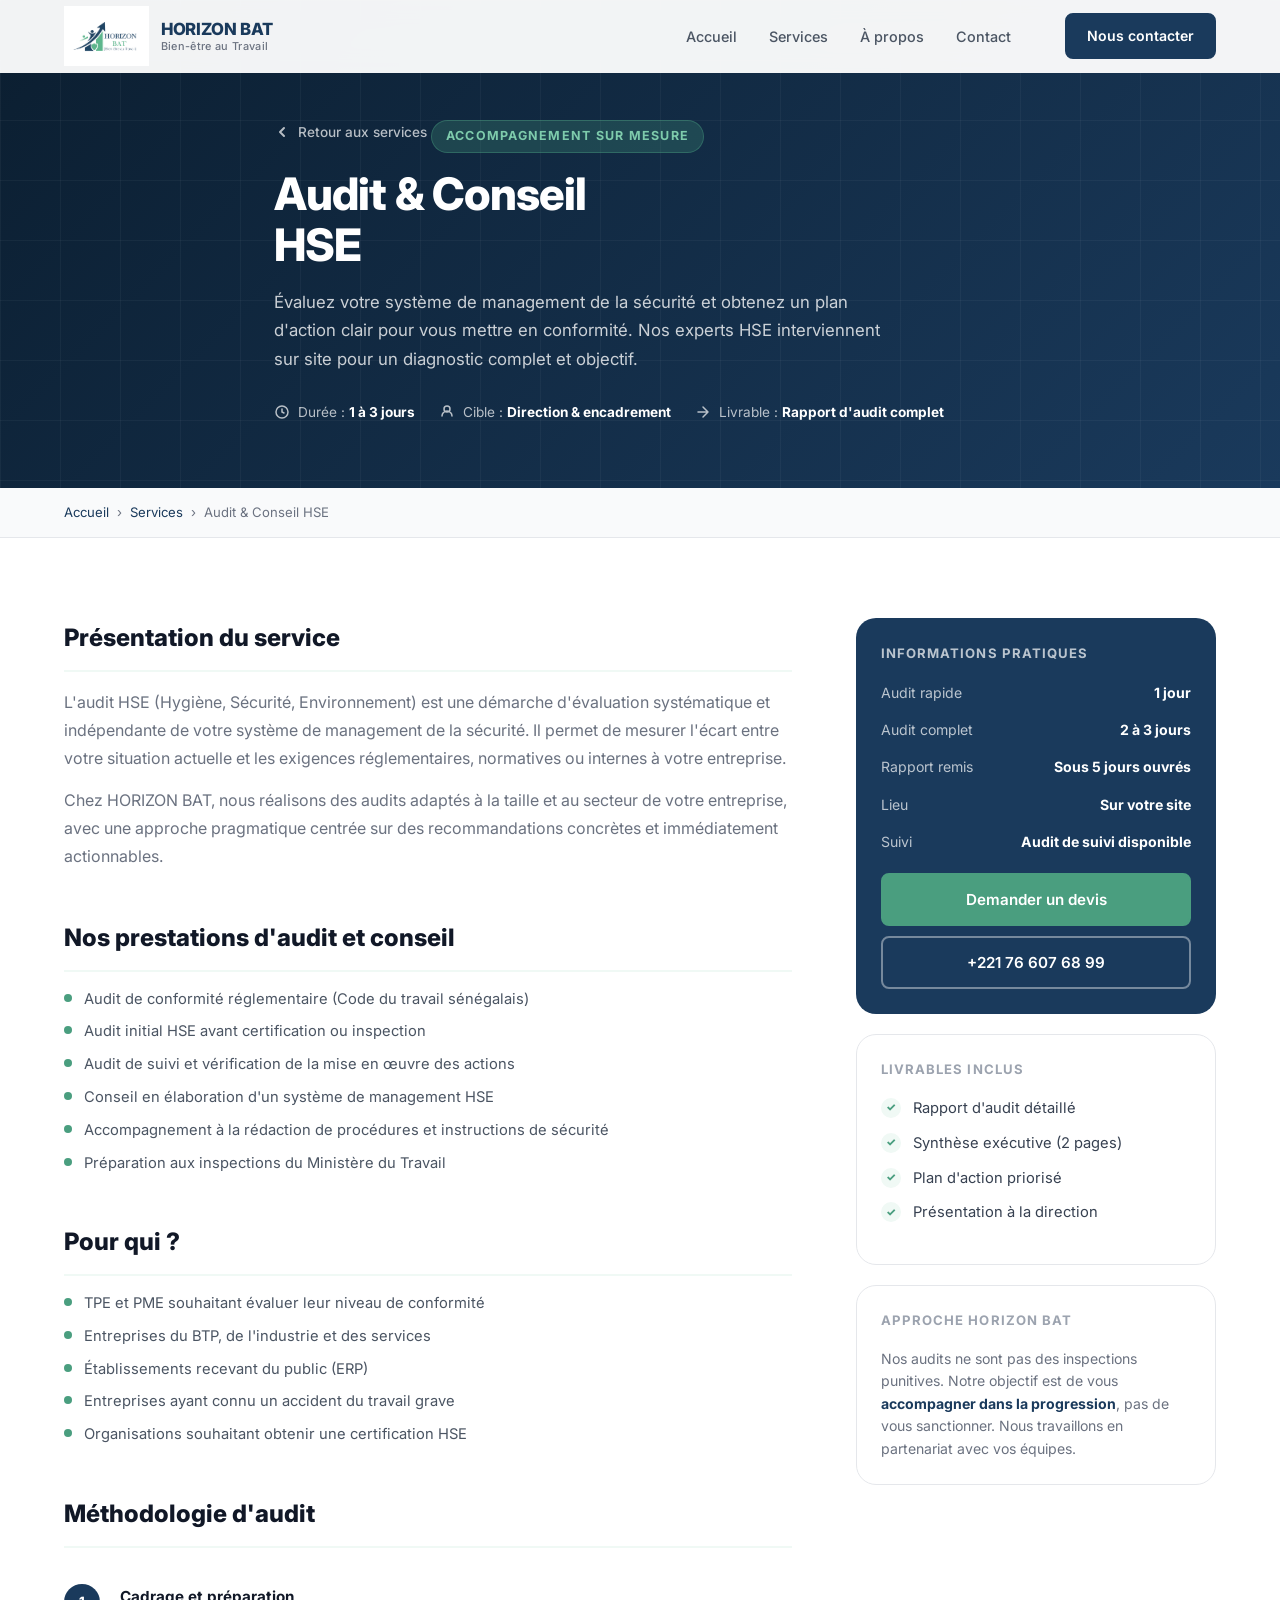
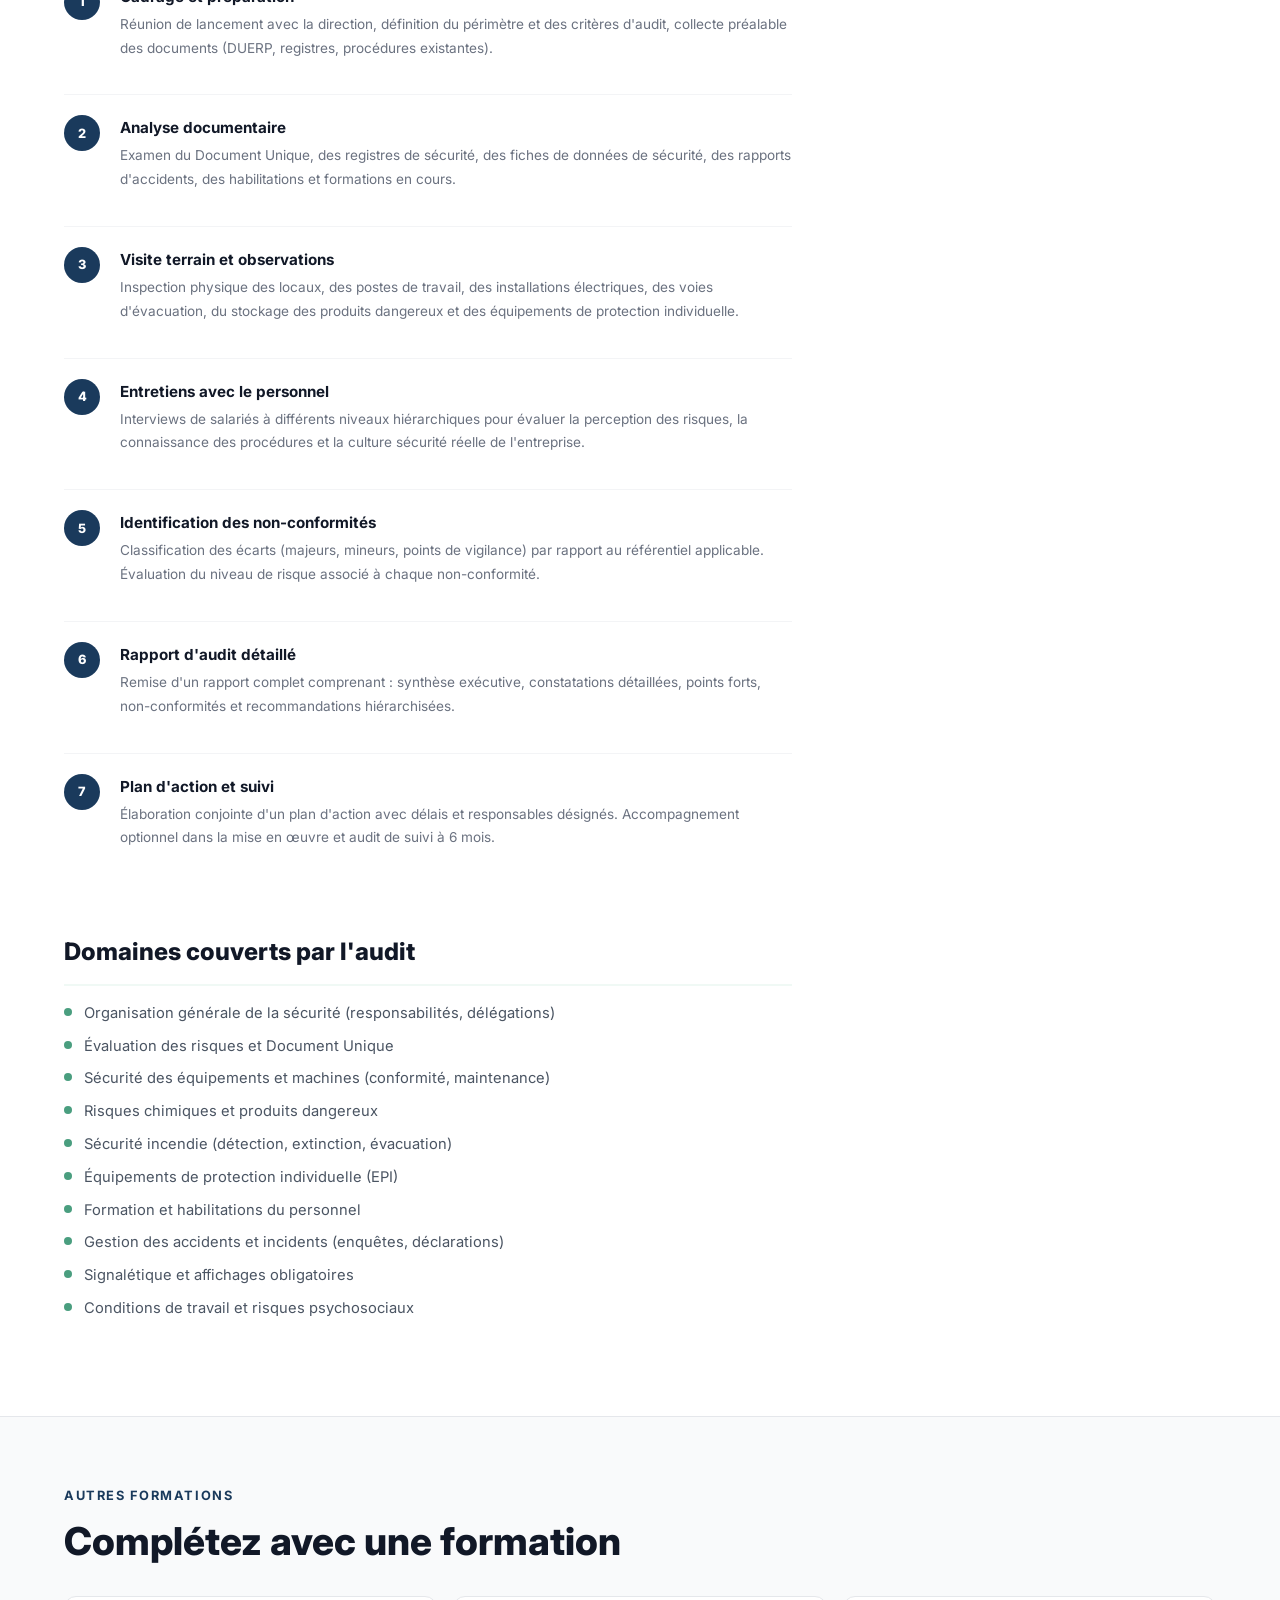
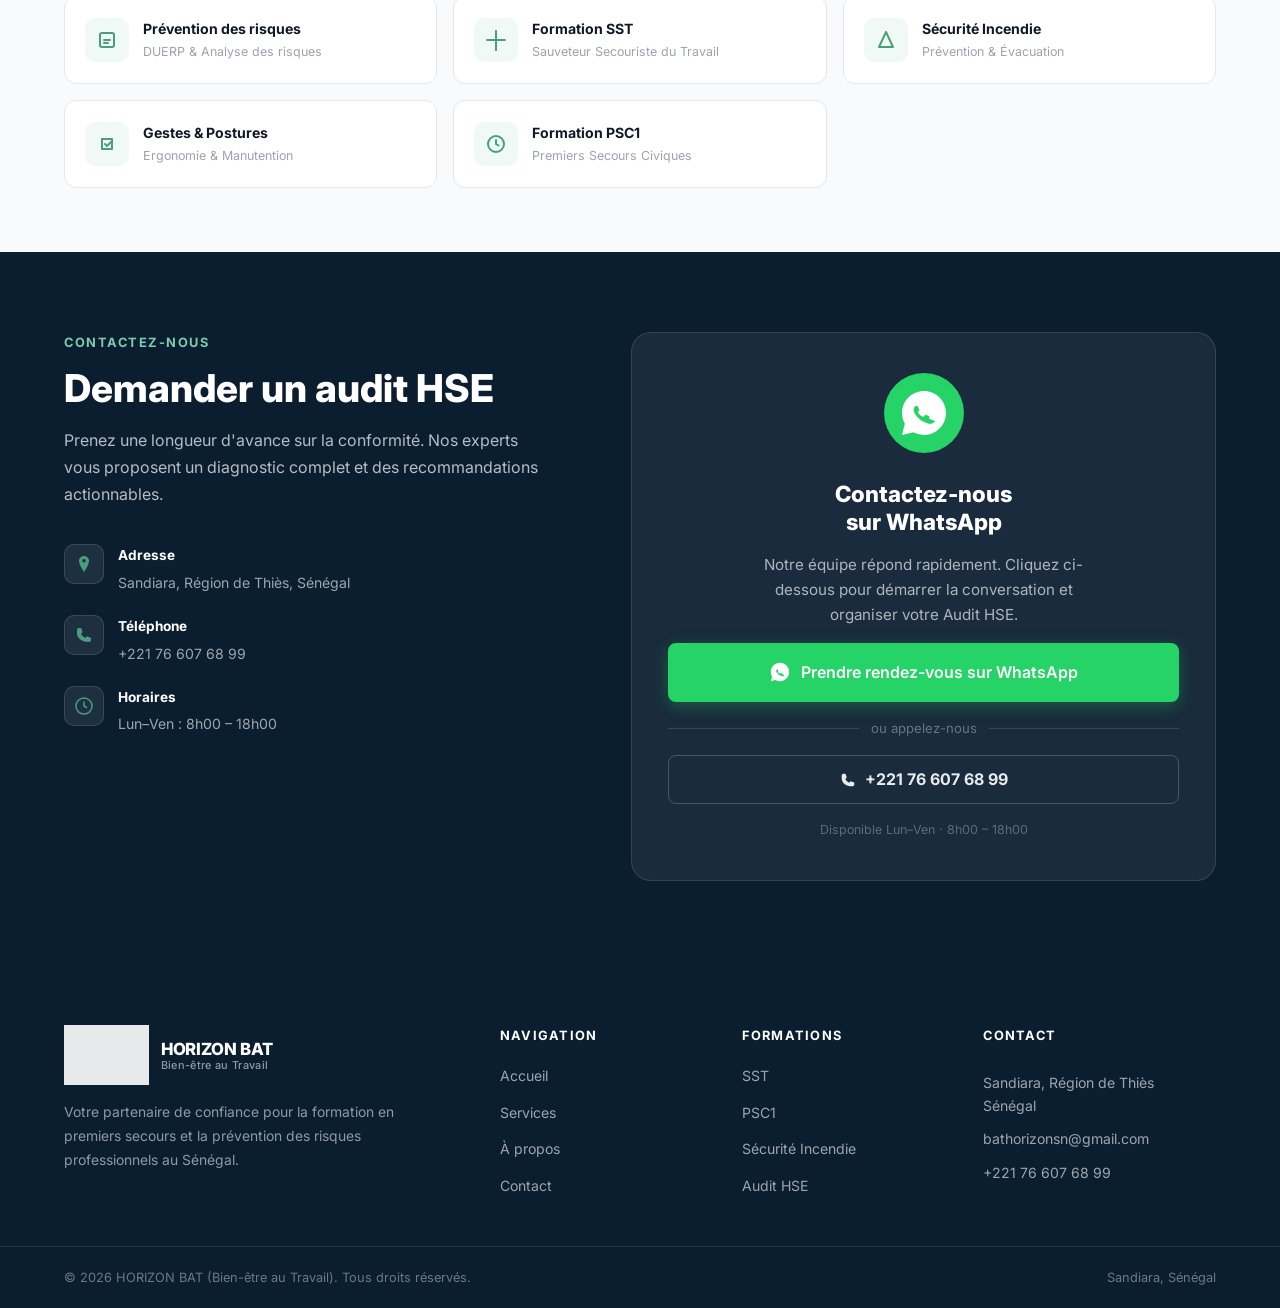
<file: audit-hse.html>
<!DOCTYPE html>
<html lang="fr">
<head>
  <meta charset="UTF-8" />
  <meta name="viewport" content="width=device-width, initial-scale=1.0" />
  <title>Audit & Conseil HSE | HORIZON BAT</title>
  <meta name="description" content="Audit et conseil HSE à Sandiara, Sénégal. Évaluation de votre système de management de la sécurité, rapport d'audit, accompagnement à la conformité réglementaire." />
  <link rel="stylesheet" href="style.css" />
  <link rel="preconnect" href="https://fonts.googleapis.com" />
  <link rel="preconnect" href="https://fonts.gstatic.com" crossorigin />
  <link href="https://fonts.googleapis.com/css2?family=Inter:wght@300;400;500;600;700;800&display=swap" rel="stylesheet" />
</head>
<body>

  <header class="header" id="header">
    <div class="container header__inner">
      <a href="index.html" class="logo">
        <img src="logo.png" alt="HORIZON BAT" class="logo__img" style="height:60px;">
        <div class="logo__text"><span class="logo__name">HORIZON BAT</span><span class="logo__tagline">Bien-être au Travail</span></div>
      </a>
      <nav class="nav" id="nav">
        <ul class="nav__list">
          <li><a href="index.html#accueil" class="nav__link">Accueil</a></li>
          <li><a href="index.html#services" class="nav__link active">Services</a></li>
          <li><a href="index.html#apropos" class="nav__link">À propos</a></li>
          <li><a href="index.html#contact" class="nav__link">Contact</a></li>
        </ul>
      </nav>
      <a href="#contact" class="btn btn--primary header__cta">Nous contacter</a>
      <button class="burger" id="burger" aria-label="Menu"><span></span><span></span><span></span></button>
    </div>
  </header>

  <section class="page-hero">
    <div class="container page-hero__inner">
      <a href="index.html#services" class="page-hero__back"><svg width="16" height="16" viewBox="0 0 16 16" fill="none"><path d="M10 4L6 8l4 4" stroke="currentColor" stroke-width="2" stroke-linecap="round" stroke-linejoin="round"/></svg>Retour aux services</a>
      <div class="page-hero__badge">Accompagnement sur mesure</div>
      <h1 class="page-hero__title">Audit & Conseil<br/>HSE</h1>
      <p class="page-hero__subtitle">Évaluez votre système de management de la sécurité et obtenez un plan d'action clair pour vous mettre en conformité. Nos experts HSE interviennent sur site pour un diagnostic complet et objectif.</p>
      <div class="page-hero__meta">
        <div class="page-hero__meta-item"><svg width="16" height="16" viewBox="0 0 16 16" fill="none"><circle cx="8" cy="8" r="6" stroke="currentColor" stroke-width="1.5"/><path d="M8 5v3l2 1" stroke="currentColor" stroke-width="1.5" stroke-linecap="round"/></svg><span>Durée : <strong>1 à 3 jours</strong></span></div>
        <div class="page-hero__meta-item"><svg width="16" height="16" viewBox="0 0 16 16" fill="none"><path d="M8 2a3 3 0 1 0 0 6 3 3 0 0 0 0-6zm-5 10a5 5 0 0 1 10 0" stroke="currentColor" stroke-width="1.5" stroke-linecap="round"/></svg><span>Cible : <strong>Direction & encadrement</strong></span></div>
        <div class="page-hero__meta-item"><svg width="16" height="16" viewBox="0 0 16 16" fill="none"><path d="M3 8h10M8 3l5 5-5 5" stroke="currentColor" stroke-width="1.5" stroke-linecap="round" stroke-linejoin="round"/></svg><span>Livrable : <strong>Rapport d'audit complet</strong></span></div>
      </div>
    </div>
  </section>

  <div class="breadcrumb">
    <div class="container breadcrumb__inner">
      <a href="index.html">Accueil</a><span class="breadcrumb__sep">›</span>
      <a href="index.html#services">Services</a><span class="breadcrumb__sep">›</span>
      <span>Audit & Conseil HSE</span>
    </div>
  </div>

  <section class="service-detail">
    <div class="container service-detail__inner">
      <div class="service-content">

        <h2>Présentation du service</h2>
        <p>L'audit HSE (Hygiène, Sécurité, Environnement) est une démarche d'évaluation systématique et indépendante de votre système de management de la sécurité. Il permet de mesurer l'écart entre votre situation actuelle et les exigences réglementaires, normatives ou internes à votre entreprise.</p>
        <p>Chez HORIZON BAT, nous réalisons des audits adaptés à la taille et au secteur de votre entreprise, avec une approche pragmatique centrée sur des recommandations concrètes et immédiatement actionnables.</p>

        <h2>Nos prestations d'audit et conseil</h2>
        <ul class="objectives-list">
          <li>Audit de conformité réglementaire (Code du travail sénégalais)</li>
          <li>Audit initial HSE avant certification ou inspection</li>
          <li>Audit de suivi et vérification de la mise en œuvre des actions</li>
          <li>Conseil en élaboration d'un système de management HSE</li>
          <li>Accompagnement à la rédaction de procédures et instructions de sécurité</li>
          <li>Préparation aux inspections du Ministère du Travail</li>
        </ul>

        <h2>Pour qui ?</h2>
        <ul>
          <li>TPE et PME souhaitant évaluer leur niveau de conformité</li>
          <li>Entreprises du BTP, de l'industrie et des services</li>
          <li>Établissements recevant du public (ERP)</li>
          <li>Entreprises ayant connu un accident du travail grave</li>
          <li>Organisations souhaitant obtenir une certification HSE</li>
        </ul>

        <h2>Méthodologie d'audit</h2>
        <div class="program-list">
          <div class="program-item">
            <div class="program-item__num">1</div>
            <div class="program-item__body">
              <div class="program-item__title">Cadrage et préparation</div>
              <p class="program-item__desc">Réunion de lancement avec la direction, définition du périmètre et des critères d'audit, collecte préalable des documents (DUERP, registres, procédures existantes).</p>
            </div>
          </div>
          <div class="program-item">
            <div class="program-item__num">2</div>
            <div class="program-item__body">
              <div class="program-item__title">Analyse documentaire</div>
              <p class="program-item__desc">Examen du Document Unique, des registres de sécurité, des fiches de données de sécurité, des rapports d'accidents, des habilitations et formations en cours.</p>
            </div>
          </div>
          <div class="program-item">
            <div class="program-item__num">3</div>
            <div class="program-item__body">
              <div class="program-item__title">Visite terrain et observations</div>
              <p class="program-item__desc">Inspection physique des locaux, des postes de travail, des installations électriques, des voies d'évacuation, du stockage des produits dangereux et des équipements de protection individuelle.</p>
            </div>
          </div>
          <div class="program-item">
            <div class="program-item__num">4</div>
            <div class="program-item__body">
              <div class="program-item__title">Entretiens avec le personnel</div>
              <p class="program-item__desc">Interviews de salariés à différents niveaux hiérarchiques pour évaluer la perception des risques, la connaissance des procédures et la culture sécurité réelle de l'entreprise.</p>
            </div>
          </div>
          <div class="program-item">
            <div class="program-item__num">5</div>
            <div class="program-item__body">
              <div class="program-item__title">Identification des non-conformités</div>
              <p class="program-item__desc">Classification des écarts (majeurs, mineurs, points de vigilance) par rapport au référentiel applicable. Évaluation du niveau de risque associé à chaque non-conformité.</p>
            </div>
          </div>
          <div class="program-item">
            <div class="program-item__num">6</div>
            <div class="program-item__body">
              <div class="program-item__title">Rapport d'audit détaillé</div>
              <p class="program-item__desc">Remise d'un rapport complet comprenant : synthèse exécutive, constatations détaillées, points forts, non-conformités et recommandations hiérarchisées.</p>
            </div>
          </div>
          <div class="program-item">
            <div class="program-item__num">7</div>
            <div class="program-item__body">
              <div class="program-item__title">Plan d'action et suivi</div>
              <p class="program-item__desc">Élaboration conjointe d'un plan d'action avec délais et responsables désignés. Accompagnement optionnel dans la mise en œuvre et audit de suivi à 6 mois.</p>
            </div>
          </div>
        </div>

        <h2>Domaines couverts par l'audit</h2>
        <ul>
          <li>Organisation générale de la sécurité (responsabilités, délégations)</li>
          <li>Évaluation des risques et Document Unique</li>
          <li>Sécurité des équipements et machines (conformité, maintenance)</li>
          <li>Risques chimiques et produits dangereux</li>
          <li>Sécurité incendie (détection, extinction, évacuation)</li>
          <li>Équipements de protection individuelle (EPI)</li>
          <li>Formation et habilitations du personnel</li>
          <li>Gestion des accidents et incidents (enquêtes, déclarations)</li>
          <li>Signalétique et affichages obligatoires</li>
          <li>Conditions de travail et risques psychosociaux</li>
        </ul>

      </div>

      <aside class="service-sidebar">
        <div class="sidebar-card sidebar-card--primary">
          <div class="sidebar-card__title">Informations pratiques</div>
          <div class="sidebar-info-list">
            <div class="sidebar-info-item"><span>Audit rapide</span><strong>1 jour</strong></div>
            <div class="sidebar-info-item"><span>Audit complet</span><strong>2 à 3 jours</strong></div>
            <div class="sidebar-info-item"><span>Rapport remis</span><strong>Sous 5 jours ouvrés</strong></div>
            <div class="sidebar-info-item"><span>Lieu</span><strong>Sur votre site</strong></div>
            <div class="sidebar-info-item"><span>Suivi</span><strong>Audit de suivi disponible</strong></div>
          </div>
          <div style="margin-top:20px;" class="sidebar-card__cta">
            <a href="#contact" class="btn btn--green">Demander un devis</a>
            <a href="tel:+221766076899" class="btn btn--navy-outline">+221 76 607 68 99</a>
          </div>
        </div>
        <div class="sidebar-card">
          <div class="sidebar-card__title">Livrables inclus</div>
          <ul class="objectives-list">
            <li>Rapport d'audit détaillé</li>
            <li>Synthèse exécutive (2 pages)</li>
            <li>Plan d'action priorisé</li>
            <li>Présentation à la direction</li>
          </ul>
        </div>
        <div class="sidebar-card">
          <div class="sidebar-card__title">Approche HORIZON BAT</div>
          <p style="font-size:.88rem;color:var(--gray-500);line-height:1.6;">Nos audits ne sont pas des inspections punitives. Notre objectif est de vous <strong style="color:var(--blue-500);">accompagner dans la progression</strong>, pas de vous sanctionner. Nous travaillons en partenariat avec vos équipes.</p>
        </div>
      </aside>
    </div>
  </section>

  <section class="related-services">
    <div class="container">
      <p class="section__eyebrow">Autres formations</p>
      <h2 class="section__title" style="text-align:left;">Complétez avec une formation</h2>
      <div class="related-services__grid">
        <a href="prevention.html" class="related-card"><div class="related-card__icon"><svg width="22" height="22" viewBox="0 0 22 22" fill="none"><rect x="4" y="4" width="14" height="14" rx="2" stroke="#4a9e7f" stroke-width="2"/><path d="M8 11h6M8 14h4" stroke="#4a9e7f" stroke-width="2" stroke-linecap="round"/></svg></div><div><div class="related-card__title">Prévention des risques</div><div class="related-card__sub">DUERP & Analyse des risques</div></div></a>
        <a href="sst.html" class="related-card"><div class="related-card__icon"><svg width="22" height="22" viewBox="0 0 22 22" fill="none"><path d="M11 2v20M2 11h18" stroke="#4a9e7f" stroke-width="2" stroke-linecap="round"/></svg></div><div><div class="related-card__title">Formation SST</div><div class="related-card__sub">Sauveteur Secouriste du Travail</div></div></a>
        <a href="incendie.html" class="related-card"><div class="related-card__icon"><svg width="22" height="22" viewBox="0 0 22 22" fill="none"><path d="M11 3L4 18h14L11 3z" stroke="#4a9e7f" stroke-width="2" stroke-linejoin="round"/></svg></div><div><div class="related-card__title">Sécurité Incendie</div><div class="related-card__sub">Prévention & Évacuation</div></div></a>
        <a href="gestes-postures.html" class="related-card"><div class="related-card__icon"><svg width="22" height="22" viewBox="0 0 22 22" fill="none"><path d="M6 6h10v10H6z" stroke="#4a9e7f" stroke-width="2" stroke-linejoin="round"/><path d="M9 11l2 2 4-4" stroke="#4a9e7f" stroke-width="2" stroke-linecap="round" stroke-linejoin="round"/></svg></div><div><div class="related-card__title">Gestes & Postures</div><div class="related-card__sub">Ergonomie & Manutention</div></div></a>
        <a href="psc1.html" class="related-card"><div class="related-card__icon"><svg width="22" height="22" viewBox="0 0 22 22" fill="none"><circle cx="11" cy="11" r="8" stroke="#4a9e7f" stroke-width="2"/><path d="M11 7v4l2.5 1.5" stroke="#4a9e7f" stroke-width="2" stroke-linecap="round"/></svg></div><div><div class="related-card__title">Formation PSC1</div><div class="related-card__sub">Premiers Secours Civiques</div></div></a>
      </div>
    </div>
  </section>

  <section class="section page-contact" id="contact">
    <div class="container contact__inner">
      <div class="contact__info">
        <p class="section__eyebrow">Contactez-nous</p>
        <h2 class="section__title">Demander un audit HSE</h2>
        <p class="contact__text">Prenez une longueur d'avance sur la conformité. Nos experts vous proposent un diagnostic complet et des recommandations actionnables.</p>
        <div class="contact__details">
          <div class="contact__item"><div class="contact__item-icon"><svg width="20" height="20" viewBox="0 0 20 20" fill="none"><path d="M10 2C7.24 2 5 4.24 5 7c0 3.75 5 11 5 11s5-7.25 5-11c0-2.76-2.24-5-5-5zm0 6.5A1.5 1.5 0 1 1 10 5a1.5 1.5 0 0 1 0 3.5z" fill="#4a9e7f"/></svg></div><div><strong>Adresse</strong><span>Sandiara, Région de Thiès, Sénégal</span></div></div>
          <div class="contact__item"><div class="contact__item-icon"><svg width="20" height="20" viewBox="0 0 20 20" fill="none"><path d="M3 5a2 2 0 0 1 2-2h1.5a1 1 0 0 1 .95.68l1 3a1 1 0 0 1-.27 1.06l-1.22 1.1a9.05 9.05 0 0 0 4.2 4.2l1.1-1.22a1 1 0 0 1 1.06-.27l3 1A1 1 0 0 1 17 13.5V15a2 2 0 0 1-2 2C7.16 17 3 12.84 3 8V5z" fill="#4a9e7f"/></svg></div><div><strong>Téléphone</strong><a href="tel:+221766076899">+221 76 607 68 99</a></div></div>
          <div class="contact__item"><div class="contact__item-icon"><svg width="20" height="20" viewBox="0 0 20 20" fill="none"><circle cx="10" cy="10" r="8" stroke="#4a9e7f" stroke-width="1.5"/><path d="M10 6v4l2.5 1.5" stroke="#4a9e7f" stroke-width="1.5" stroke-linecap="round"/></svg></div><div><strong>Horaires</strong><span>Lun–Ven : 8h00 – 18h00</span></div></div>
        </div>
      </div>
      <div class="whatsapp-cta">
        <div class="whatsapp-cta__icon-wrap">
          <svg width="80" height="80" viewBox="0 0 80 80" fill="none" xmlns="http://www.w3.org/2000/svg">
            <circle cx="40" cy="40" r="40" fill="#25D366"/>
            <path d="M40 18C27.85 18 18 27.85 18 40c0 3.9 1.05 7.55 2.85 10.7L18 62l11.6-2.8A21.87 21.87 0 0 0 40 62c12.15 0 22-9.85 22-22S52.15 18 40 18zm11.05 30.1c-.45 1.25-2.65 2.4-3.65 2.55-.95.15-2.15.2-3.45-.2-1.3-.4-2.95-1-5.1-2.15-4.45-2.35-7.35-6.85-7.55-7.15-.2-.3-1.65-2.2-1.65-4.2s1.05-2.95 1.45-3.4c.4-.45.85-.55 1.15-.55.3 0 .55 0 .8.01.25.01.6-.1.95.72.35.8 1.2 2.8 1.3 3 .1.2.15.45 0 .7-.15.25-.2.4-.4.6-.2.2-.42.45-.6.6-.2.2-.4.4-.2.8.2.4.9 1.5 1.95 2.45 1.35 1.2 2.5 1.6 2.9 1.75.4.15.65.1.9-.05.25-.15 1.05-1.2 1.3-1.6.25-.4.5-.35.85-.2.35.15 2.2 1.05 2.6 1.25.4.2.65.3.75.45.1.2.1 1.1-.35 2.35z" fill="white"/>
          </svg>
        </div>
        <h3 class="whatsapp-cta__title">Contactez-nous<br/>sur WhatsApp</h3>
        <p class="whatsapp-cta__text">Notre équipe répond rapidement. Cliquez ci-dessous pour démarrer la conversation et organiser votre Audit HSE.</p>
        <a href="https://wa.me/221766076899?text=Bonjour%2C%20je%20souhaite%20prendre%20rendez-vous%20avec%20HORIZON%20BAT" class="btn btn--whatsapp btn--lg" target="_blank" rel="noopener noreferrer">
          <svg width="22" height="22" viewBox="0 0 24 24" fill="none"><path d="M12 2C6.48 2 2 6.48 2 12c0 1.9.52 3.67 1.42 5.19L2 22l4.93-1.38A9.96 9.96 0 0 0 12 22c5.52 0 10-4.48 10-10S17.52 2 12 2zm4.93 13.56c-.19.53-1.12 1.02-1.55 1.08-.4.06-.91.09-1.46-.09-.55-.17-1.25-.43-2.17-.91-1.89-1-3.12-2.91-3.21-3.04-.09-.13-.7-.93-.7-1.78s.44-1.25.62-1.44c.17-.19.36-.23.49-.23h.34c.11 0 .25-.04.4.3.15.34.51 1.19.55 1.27.04.09.06.19 0 .3-.06.11-.09.17-.17.26-.09.09-.18.19-.26.26-.08.08-.17.17-.07.34.09.17.38.64.83 1.04.57.51 1.06.68 1.23.74.17.06.28.04.38-.02.11-.06.45-.51.56-.68.11-.17.21-.15.36-.09.15.06.94.45 1.1.53.17.09.28.13.32.19.04.09.04.47-.15 1z" fill="white"/></svg>
          Prendre rendez-vous sur WhatsApp
        </a>
        <div class="whatsapp-cta__divider"><span>ou appelez-nous</span></div>
        <a href="tel:+221766076899" class="whatsapp-cta__phone">
          <svg width="18" height="18" viewBox="0 0 20 20" fill="none"><path d="M3 5a2 2 0 0 1 2-2h1.5a1 1 0 0 1 .95.68l1 3a1 1 0 0 1-.27 1.06l-1.22 1.1a9.05 9.05 0 0 0 4.2 4.2l1.1-1.22a1 1 0 0 1 1.06-.27l3 1A1 1 0 0 1 17 13.5V15a2 2 0 0 1-2 2C7.16 17 3 12.84 3 8V5z" fill="currentColor"/></svg>
          +221 76 607 68 99
        </a>
        <p class="whatsapp-cta__hours">Disponible Lun–Ven · 8h00 – 18h00</p>
      </div>
    </div>
  </section>

  <footer class="footer">
    <div class="container footer__inner">
      <div class="footer__brand">
        <div class="logo logo--light">
          <img src="logo.png" alt="HORIZON BAT" class="logo__img logo__img--footer" style="height:60px;">
          <div class="logo__text"><span class="logo__name">HORIZON BAT</span><span class="logo__tagline">Bien-être au Travail</span></div>
        </div>
        <p class="footer__desc">Votre partenaire de confiance pour la formation en premiers secours et la prévention des risques professionnels au Sénégal.</p>
      </div>
      <div class="footer__links"><h4>Navigation</h4><ul><li><a href="index.html">Accueil</a></li><li><a href="index.html#services">Services</a></li><li><a href="index.html#apropos">À propos</a></li><li><a href="#contact">Contact</a></li></ul></div>
      <div class="footer__links"><h4>Formations</h4><ul><li><a href="sst.html">SST</a></li><li><a href="psc1.html">PSC1</a></li><li><a href="incendie.html">Sécurité Incendie</a></li><li><a href="audit-hse.html">Audit HSE</a></li></ul></div>
      <div class="footer__contact"><h4>Contact</h4><p>Sandiara, Région de Thiès<br/>Sénégal</p><a href="mailto:bathorizonsn@gmail.com">bathorizonsn@gmail.com</a><a href="tel:+221766076899">+221 76 607 68 99</a></div>
    </div>
    <div class="footer__bottom"><div class="container"><p>&copy; 2026 HORIZON BAT (Bien-être au Travail). Tous droits réservés.</p><p>Sandiara, Sénégal</p></div></div>
  </footer>
  <script src="main.js"></script>
</body>
</html>
</file>
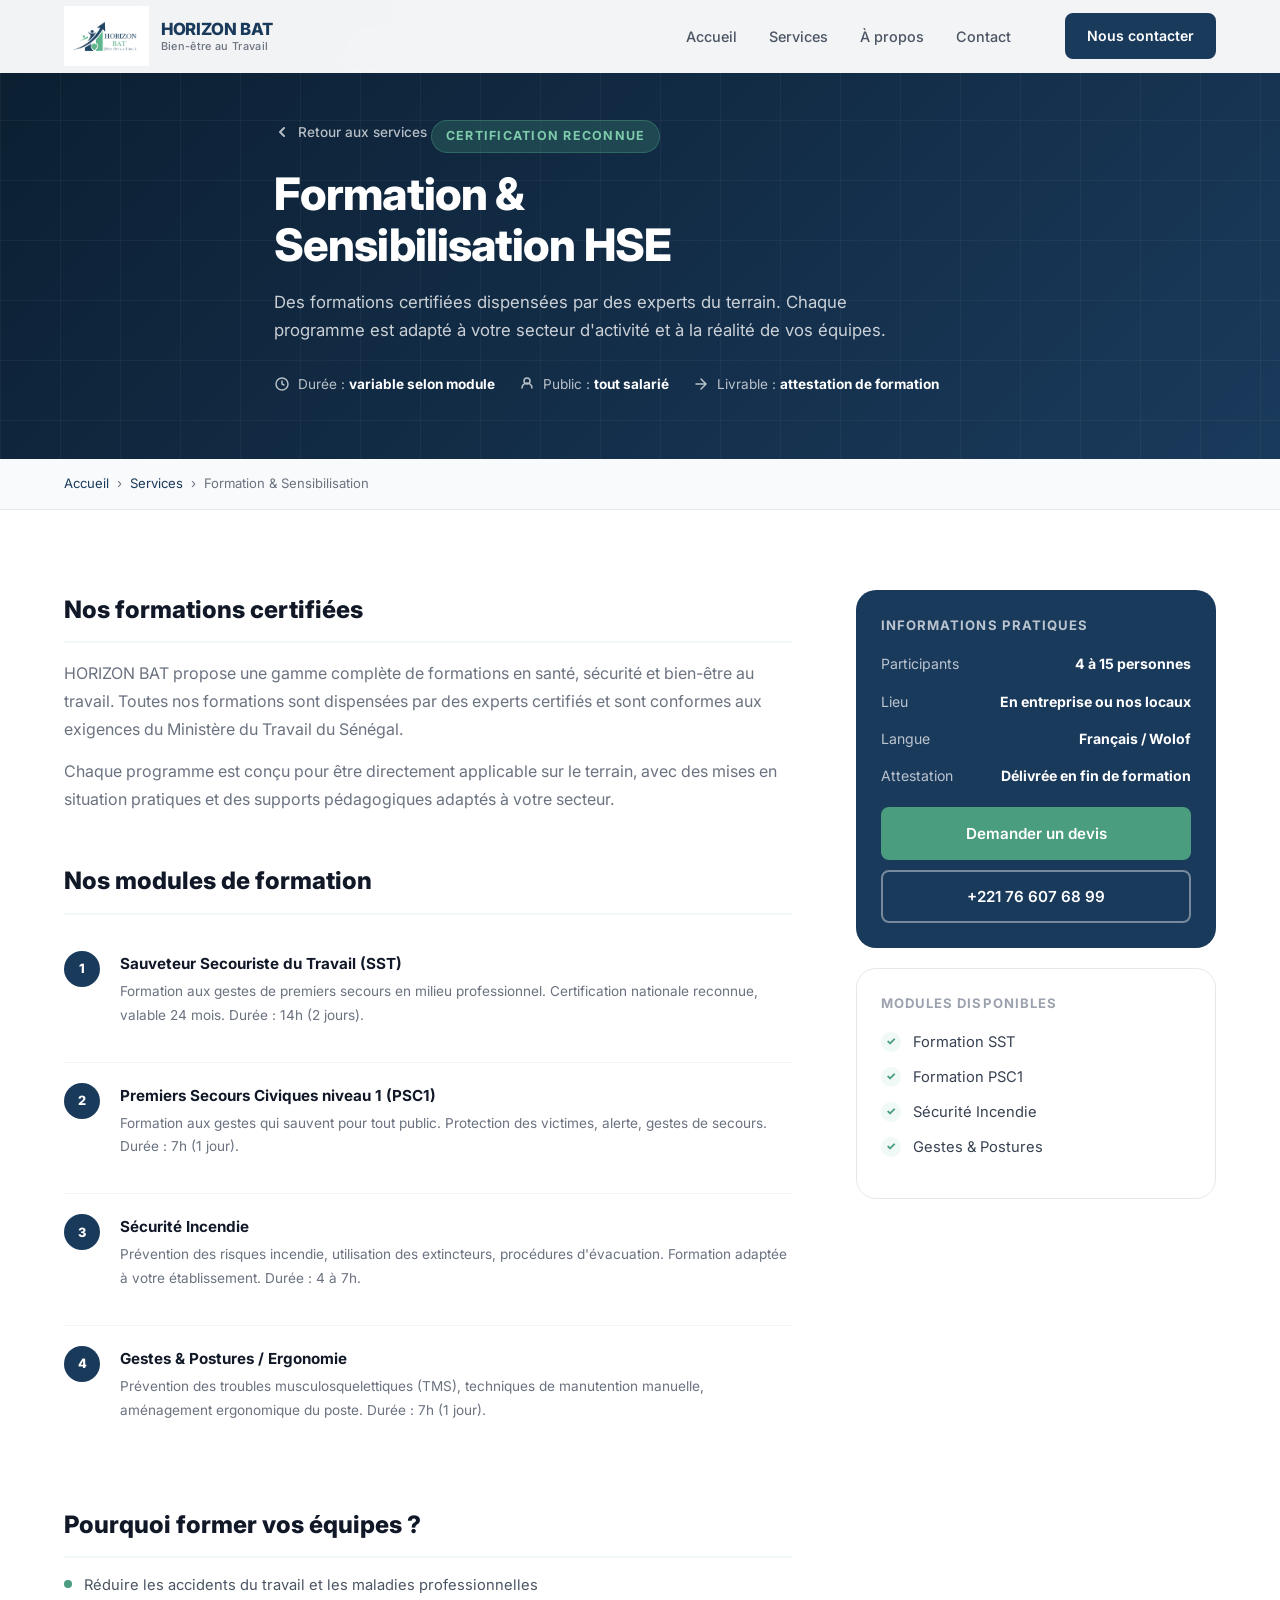
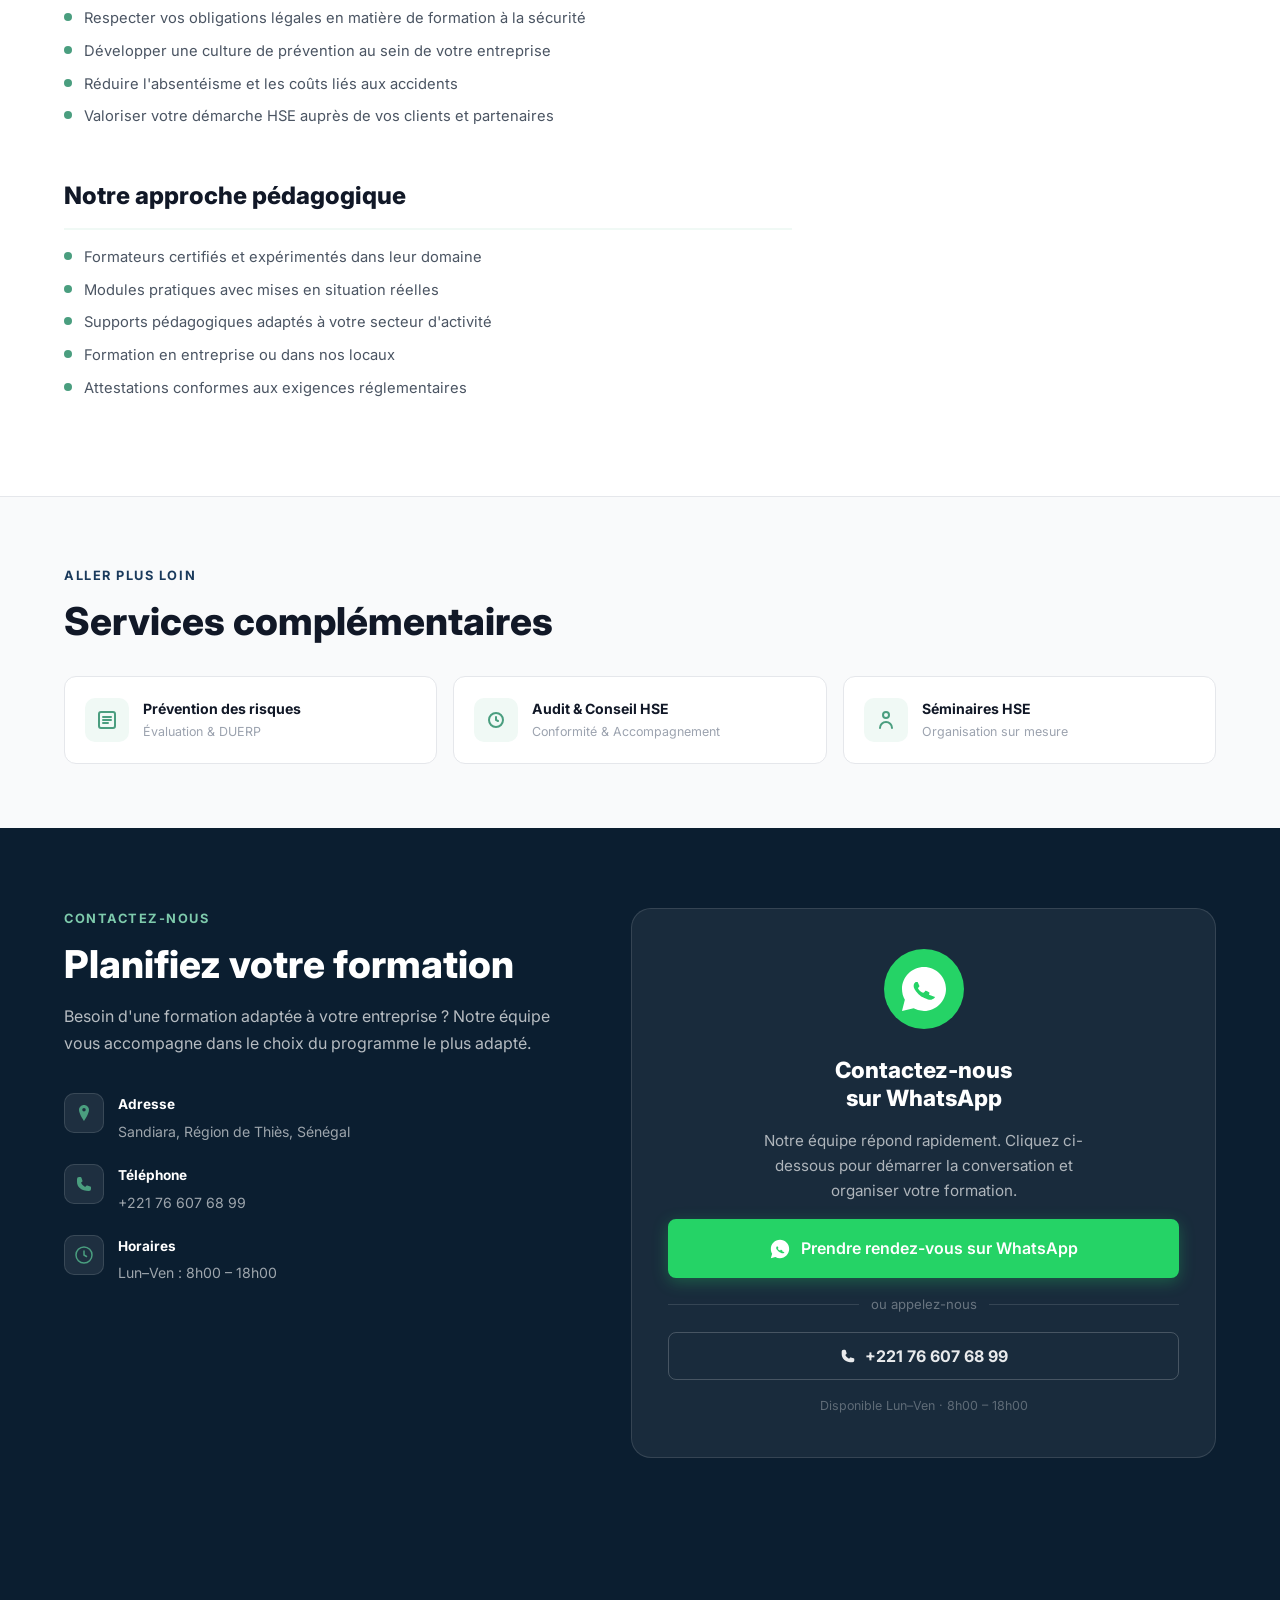
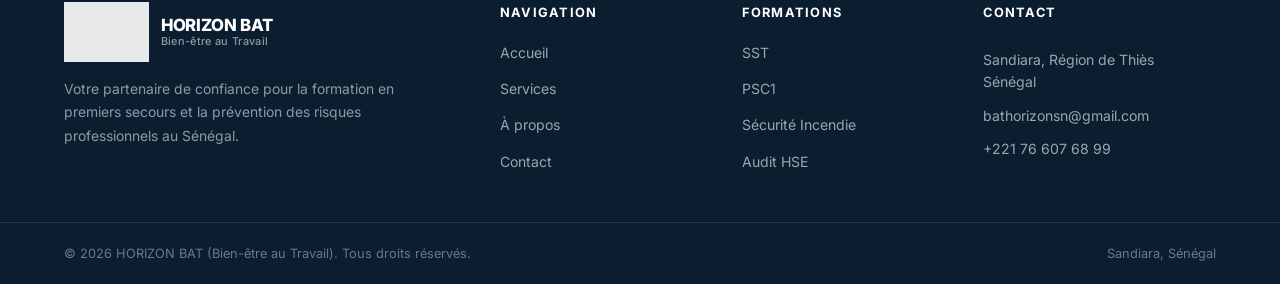
<file: formations.html>
<!DOCTYPE html>
<html lang="fr">
<head>
  <meta charset="UTF-8" />
  <meta name="viewport" content="width=device-width, initial-scale=1.0" />
  <title>Formation & Sensibilisation HSE | HORIZON BAT</title>
  <meta name="description" content="Formations certifiées en HSE dispensées par des experts : SST, PSC1, sécurité incendie, gestes et postures. Programme adapté à votre secteur." />
  <link rel="stylesheet" href="style.css" />
  <link rel="preconnect" href="https://fonts.googleapis.com" />
  <link rel="preconnect" href="https://fonts.gstatic.com" crossorigin />
  <link href="https://fonts.googleapis.com/css2?family=Inter:wght@300;400;500;600;700;800&display=swap" rel="stylesheet" />
</head>
<body>

  <header class="header" id="header">
    <div class="container header__inner">
      <a href="index.html" class="logo">
        <img src="logo.png" alt="HORIZON BAT" class="logo__img" style="height:60px;">
        <div class="logo__text"><span class="logo__name">HORIZON BAT</span><span class="logo__tagline">Bien-être au Travail</span></div>
      </a>
      <nav class="nav" id="nav">
        <ul class="nav__list">
          <li><a href="index.html#accueil" class="nav__link">Accueil</a></li>
          <li><a href="index.html#services" class="nav__link active">Services</a></li>
          <li><a href="index.html#apropos" class="nav__link">À propos</a></li>
          <li><a href="index.html#contact" class="nav__link">Contact</a></li>
        </ul>
      </nav>
      <a href="#contact" class="btn btn--primary header__cta">Nous contacter</a>
      <button class="burger" id="burger" aria-label="Menu"><span></span><span></span><span></span></button>
    </div>
  </header>

  <section class="page-hero">
    <div class="container page-hero__inner">
      <a href="index.html#services" class="page-hero__back"><svg width="16" height="16" viewBox="0 0 16 16" fill="none"><path d="M10 4L6 8l4 4" stroke="currentColor" stroke-width="2" stroke-linecap="round" stroke-linejoin="round"/></svg>Retour aux services</a>
      <div class="page-hero__badge">Certification reconnue</div>
      <h1 class="page-hero__title">Formation &amp;<br/>Sensibilisation HSE</h1>
      <p class="page-hero__subtitle">Des formations certifiées dispensées par des experts du terrain. Chaque programme est adapté à votre secteur d'activité et à la réalité de vos équipes.</p>
      <div class="page-hero__meta">
        <div class="page-hero__meta-item"><svg width="16" height="16" viewBox="0 0 16 16" fill="none"><circle cx="8" cy="8" r="6" stroke="currentColor" stroke-width="1.5"/><path d="M8 5v3l2 1" stroke="currentColor" stroke-width="1.5" stroke-linecap="round"/></svg><span>Durée : <strong>variable selon module</strong></span></div>
        <div class="page-hero__meta-item"><svg width="16" height="16" viewBox="0 0 16 16" fill="none"><path d="M8 2a3 3 0 1 0 0 6 3 3 0 0 0 0-6zm-5 10a5 5 0 0 1 10 0" stroke="currentColor" stroke-width="1.5" stroke-linecap="round"/></svg><span>Public : <strong>tout salarié</strong></span></div>
        <div class="page-hero__meta-item"><svg width="16" height="16" viewBox="0 0 16 16" fill="none"><path d="M3 8h10M8 3l5 5-5 5" stroke="currentColor" stroke-width="1.5" stroke-linecap="round" stroke-linejoin="round"/></svg><span>Livrable : <strong>attestation de formation</strong></span></div>
      </div>
    </div>
  </section>

  <div class="breadcrumb">
    <div class="container breadcrumb__inner">
      <a href="index.html">Accueil</a><span class="breadcrumb__sep">›</span>
      <a href="index.html#services">Services</a><span class="breadcrumb__sep">›</span>
      <span>Formation & Sensibilisation</span>
    </div>
  </div>

  <section class="service-detail">
    <div class="container service-detail__inner">
      <div class="service-content">

        <h2>Nos formations certifiées</h2>
        <p>HORIZON BAT propose une gamme complète de formations en santé, sécurité et bien-être au travail. Toutes nos formations sont dispensées par des experts certifiés et sont conformes aux exigences du Ministère du Travail du Sénégal.</p>
        <p>Chaque programme est conçu pour être directement applicable sur le terrain, avec des mises en situation pratiques et des supports pédagogiques adaptés à votre secteur.</p>

        <h2>Nos modules de formation</h2>
        <div class="program-list">
          <div class="program-item">
            <div class="program-item__num">1</div>
            <div class="program-item__body">
              <div class="program-item__title"><a href="sst.html" style="color:inherit;">Sauveteur Secouriste du Travail (SST)</a></div>
              <p class="program-item__desc">Formation aux gestes de premiers secours en milieu professionnel. Certification nationale reconnue, valable 24 mois. Durée : 14h (2 jours).</p>
            </div>
          </div>
          <div class="program-item">
            <div class="program-item__num">2</div>
            <div class="program-item__body">
              <div class="program-item__title"><a href="psc1.html" style="color:inherit;">Premiers Secours Civiques niveau 1 (PSC1)</a></div>
              <p class="program-item__desc">Formation aux gestes qui sauvent pour tout public. Protection des victimes, alerte, gestes de secours. Durée : 7h (1 jour).</p>
            </div>
          </div>
          <div class="program-item">
            <div class="program-item__num">3</div>
            <div class="program-item__body">
              <div class="program-item__title"><a href="incendie.html" style="color:inherit;">Sécurité Incendie</a></div>
              <p class="program-item__desc">Prévention des risques incendie, utilisation des extincteurs, procédures d'évacuation. Formation adaptée à votre établissement. Durée : 4 à 7h.</p>
            </div>
          </div>
          <div class="program-item">
            <div class="program-item__num">4</div>
            <div class="program-item__body">
              <div class="program-item__title"><a href="gestes-postures.html" style="color:inherit;">Gestes & Postures / Ergonomie</a></div>
              <p class="program-item__desc">Prévention des troubles musculosquelettiques (TMS), techniques de manutention manuelle, aménagement ergonomique du poste. Durée : 7h (1 jour).</p>
            </div>
          </div>
        </div>

        <h2>Pourquoi former vos équipes ?</h2>
        <ul class="objectives-list">
          <li>Réduire les accidents du travail et les maladies professionnelles</li>
          <li>Respecter vos obligations légales en matière de formation à la sécurité</li>
          <li>Développer une culture de prévention au sein de votre entreprise</li>
          <li>Réduire l'absentéisme et les coûts liés aux accidents</li>
          <li>Valoriser votre démarche HSE auprès de vos clients et partenaires</li>
        </ul>

        <h2>Notre approche pédagogique</h2>
        <ul>
          <li>Formateurs certifiés et expérimentés dans leur domaine</li>
          <li>Modules pratiques avec mises en situation réelles</li>
          <li>Supports pédagogiques adaptés à votre secteur d'activité</li>
          <li>Formation en entreprise ou dans nos locaux</li>
          <li>Attestations conformes aux exigences réglementaires</li>
        </ul>

      </div>

      <aside class="service-sidebar">
        <div class="sidebar-card sidebar-card--primary">
          <div class="sidebar-card__title">Informations pratiques</div>
          <div class="sidebar-info-list">
            <div class="sidebar-info-item"><span>Participants</span><strong>4 à 15 personnes</strong></div>
            <div class="sidebar-info-item"><span>Lieu</span><strong>En entreprise ou nos locaux</strong></div>
            <div class="sidebar-info-item"><span>Langue</span><strong>Français / Wolof</strong></div>
            <div class="sidebar-info-item"><span>Attestation</span><strong>Délivrée en fin de formation</strong></div>
          </div>
          <div style="margin-top:20px;" class="sidebar-card__cta">
            <a href="#contact" class="btn btn--green">Demander un devis</a>
            <a href="tel:+221766076899" class="btn btn--navy-outline">+221 76 607 68 99</a>
          </div>
        </div>
        <div class="sidebar-card">
          <div class="sidebar-card__title">Modules disponibles</div>
          <ul class="objectives-list">
            <li><a href="sst.html">Formation SST</a></li>
            <li><a href="psc1.html">Formation PSC1</a></li>
            <li><a href="incendie.html">Sécurité Incendie</a></li>
            <li><a href="gestes-postures.html">Gestes & Postures</a></li>
          </ul>
        </div>
      </aside>
    </div>
  </section>

  <section class="related-services">
    <div class="container">
      <p class="section__eyebrow">Aller plus loin</p>
      <h2 class="section__title" style="text-align:left;">Services complémentaires</h2>
      <div class="related-services__grid">
        <a href="prevention.html" class="related-card"><div class="related-card__icon"><svg width="22" height="22" viewBox="0 0 22 22" fill="none"><rect x="3" y="3" width="16" height="16" rx="2" stroke="#4a9e7f" stroke-width="2"/><path d="M7 11h8M7 8h8M7 14h5" stroke="#4a9e7f" stroke-width="2" stroke-linecap="round"/></svg></div><div><div class="related-card__title">Prévention des risques</div><div class="related-card__sub">Évaluation & DUERP</div></div></a>
        <a href="audit-hse.html" class="related-card"><div class="related-card__icon"><svg width="22" height="22" viewBox="0 0 22 22" fill="none"><circle cx="11" cy="11" r="7" stroke="#4a9e7f" stroke-width="2"/><path d="M11 8v3l2 1" stroke="#4a9e7f" stroke-width="2" stroke-linecap="round"/></svg></div><div><div class="related-card__title">Audit & Conseil HSE</div><div class="related-card__sub">Conformité & Accompagnement</div></div></a>
        <a href="seminaires.html" class="related-card"><div class="related-card__icon"><svg width="22" height="22" viewBox="0 0 22 22" fill="none"><circle cx="11" cy="6" r="3" stroke="#4a9e7f" stroke-width="2"/><path d="M5 19a6 6 0 0 1 12 0" stroke="#4a9e7f" stroke-width="2" stroke-linecap="round"/></svg></div><div><div class="related-card__title">Séminaires HSE</div><div class="related-card__sub">Organisation sur mesure</div></div></a>
      </div>
    </div>
  </section>

  <section class="section page-contact" id="contact">
    <div class="container contact__inner">
      <div class="contact__info">
        <p class="section__eyebrow">Contactez-nous</p>
        <h2 class="section__title">Planifiez votre formation</h2>
        <p class="contact__text">Besoin d'une formation adaptée à votre entreprise ? Notre équipe vous accompagne dans le choix du programme le plus adapté.</p>
        <div class="contact__details">
          <div class="contact__item"><div class="contact__item-icon"><svg width="20" height="20" viewBox="0 0 20 20" fill="none"><path d="M10 2C7.24 2 5 4.24 5 7c0 3.75 5 11 5 11s5-7.25 5-11c0-2.76-2.24-5-5-5zm0 6.5A1.5 1.5 0 1 1 10 5a1.5 1.5 0 0 1 0 3.5z" fill="#4a9e7f"/></svg></div><div><strong>Adresse</strong><span>Sandiara, Région de Thiès, Sénégal</span></div></div>
          <div class="contact__item"><div class="contact__item-icon"><svg width="20" height="20" viewBox="0 0 20 20" fill="none"><path d="M3 5a2 2 0 0 1 2-2h1.5a1 1 0 0 1 .95.68l1 3a1 1 0 0 1-.27 1.06l-1.22 1.1a9.05 9.05 0 0 0 4.2 4.2l1.1-1.22a1 1 0 0 1 1.06-.27l3 1A1 1 0 0 1 17 13.5V15a2 2 0 0 1-2 2C7.16 17 3 12.84 3 8V5z" fill="#4a9e7f"/></svg></div><div><strong>Téléphone</strong><a href="tel:+221766076899">+221 76 607 68 99</a></div></div>
          <div class="contact__item"><div class="contact__item-icon"><svg width="20" height="20" viewBox="0 0 20 20" fill="none"><circle cx="10" cy="10" r="8" stroke="#4a9e7f" stroke-width="1.5"/><path d="M10 6v4l2.5 1.5" stroke="#4a9e7f" stroke-width="1.5" stroke-linecap="round"/></svg></div><div><strong>Horaires</strong><span>Lun–Ven : 8h00 – 18h00</span></div></div>
        </div>
      </div>
      <div class="whatsapp-cta">
        <div class="whatsapp-cta__icon-wrap">
          <svg width="80" height="80" viewBox="0 0 80 80" fill="none" xmlns="http://www.w3.org/2000/svg"><circle cx="40" cy="40" r="40" fill="#25D366"/><path d="M40 18C27.85 18 18 27.85 18 40c0 3.9 1.05 7.55 2.85 10.7L18 62l11.6-2.8A21.87 21.87 0 0 0 40 62c12.15 0 22-9.85 22-22S52.15 18 40 18zm11.05 30.1c-.45 1.25-2.65 2.4-3.65 2.55-.95.15-2.15.2-3.45-.2-1.3-.4-2.95-1-5.1-2.15-4.45-2.35-7.35-6.85-7.55-7.15-.2-.3-1.65-2.2-1.65-4.2s1.05-2.95 1.45-3.4c.4-.45.85-.55 1.15-.55.3 0 .55 0 .8.01.25.01.6-.1.95.72.35.8 1.2 2.8 1.3 3 .1.2.15.45 0 .7-.15.25-.2.4-.4.6-.2.2-.42.45-.6.6-.2.2-.4.4-.2.8.2.4.9 1.5 1.95 2.45 1.35 1.2 2.5 1.6 2.9 1.75.4.15.65.1.9-.05.25-.15 1.05-1.2 1.3-1.6.25-.4.5-.35.85-.2.35.15 2.2 1.05 2.6 1.25.4.2.65.3.75.45.1.2.1 1.1-.35 2.35z" fill="white"/></svg>
        </div>
        <h3 class="whatsapp-cta__title">Contactez-nous<br/>sur WhatsApp</h3>
        <p class="whatsapp-cta__text">Notre équipe répond rapidement. Cliquez ci-dessous pour démarrer la conversation et organiser votre formation.</p>
        <a href="https://wa.me/221766076899?text=Bonjour%2C%20je%20souhaite%20prendre%20rendez-vous%20avec%20HORIZON%20BAT" class="btn btn--whatsapp btn--lg" target="_blank" rel="noopener noreferrer">
          <svg width="22" height="22" viewBox="0 0 24 24" fill="none"><path d="M12 2C6.48 2 2 6.48 2 12c0 1.9.52 3.67 1.42 5.19L2 22l4.93-1.38A9.96 9.96 0 0 0 12 22c5.52 0 10-4.48 10-10S17.52 2 12 2zm4.93 13.56c-.19.53-1.12 1.02-1.55 1.08-.4.06-.91.09-1.46-.09-.55-.17-1.25-.43-2.17-.91-1.89-1-3.12-2.91-3.21-3.04-.09-.13-.7-.93-.7-1.78s.44-1.25.62-1.44c.17-.19.36-.23.49-.23h.34c.11 0 .25-.04.4.3.15.34.51 1.19.55 1.27.04.09.06.19 0 .3-.06.11-.09.17-.17.26-.09.09-.18.19-.26.26-.08.08-.17.17-.07.34.09.17.38.64.83 1.04.57.51 1.06.68 1.23.74.17.06.28.04.38-.02.11-.06.45-.51.56-.68.11-.17.21-.15.36-.09.15.06.94.45 1.1.53.17.09.28.13.32.19.04.09.04.47-.15 1z" fill="white"/></svg>
          Prendre rendez-vous sur WhatsApp
        </a>
        <div class="whatsapp-cta__divider"><span>ou appelez-nous</span></div>
        <a href="tel:+221766076899" class="whatsapp-cta__phone">
          <svg width="18" height="18" viewBox="0 0 20 20" fill="none"><path d="M3 5a2 2 0 0 1 2-2h1.5a1 1 0 0 1 .95.68l1 3a1 1 0 0 1-.27 1.06l-1.22 1.1a9.05 9.05 0 0 0 4.2 4.2l1.1-1.22a1 1 0 0 1 1.06-.27l3 1A1 1 0 0 1 17 13.5V15a2 2 0 0 1-2 2C7.16 17 3 12.84 3 8V5z" fill="currentColor"/></svg>
          +221 76 607 68 99
        </a>
        <p class="whatsapp-cta__hours">Disponible Lun–Ven · 8h00 – 18h00</p>
      </div>
    </div>
  </section>

  <footer class="footer">
    <div class="container footer__inner">
      <div class="footer__brand">
        <div class="logo logo--light">
          <img src="logo.png" alt="HORIZON BAT" class="logo__img logo__img--footer" style="height:60px;">
          <div class="logo__text"><span class="logo__name">HORIZON BAT</span><span class="logo__tagline">Bien-être au Travail</span></div>
        </div>
        <p class="footer__desc">Votre partenaire de confiance pour la formation en premiers secours et la prévention des risques professionnels au Sénégal.</p>
      </div>
      <div class="footer__links"><h4>Navigation</h4><ul><li><a href="index.html">Accueil</a></li><li><a href="index.html#services">Services</a></li><li><a href="index.html#apropos">À propos</a></li><li><a href="#contact">Contact</a></li></ul></div>
      <div class="footer__links"><h4>Formations</h4><ul><li><a href="sst.html">SST</a></li><li><a href="psc1.html">PSC1</a></li><li><a href="incendie.html">Sécurité Incendie</a></li><li><a href="audit-hse.html">Audit HSE</a></li></ul></div>
      <div class="footer__contact"><h4>Contact</h4><p>Sandiara, Région de Thiès<br/>Sénégal</p><a href="mailto:bathorizonsn@gmail.com">bathorizonsn@gmail.com</a><a href="tel:+221766076899">+221 76 607 68 99</a></div>
    </div>
    <div class="footer__bottom"><div class="container"><p>&copy; 2026 HORIZON BAT (Bien-être au Travail). Tous droits réservés.</p><p>Sandiara, Sénégal</p></div></div>
  </footer>
  <script src="main.js"></script>
</body>
</html>
</file>
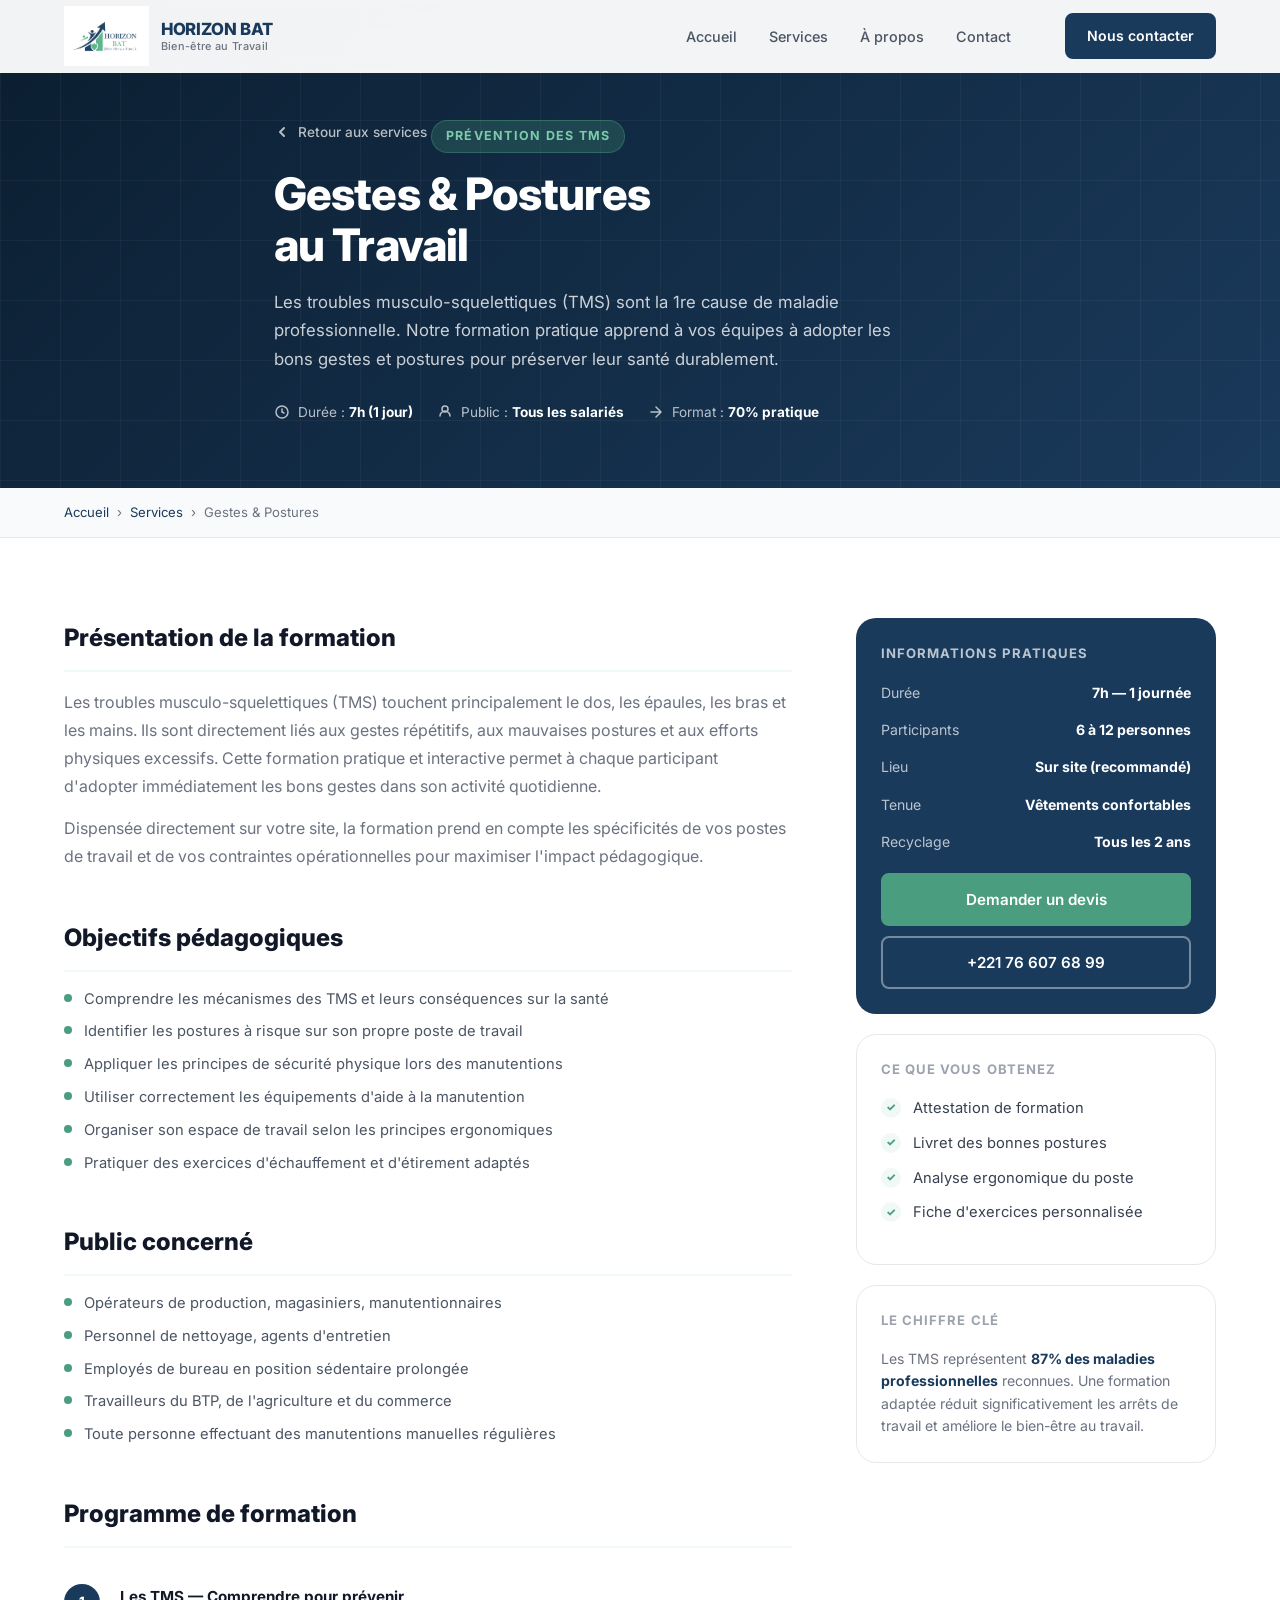
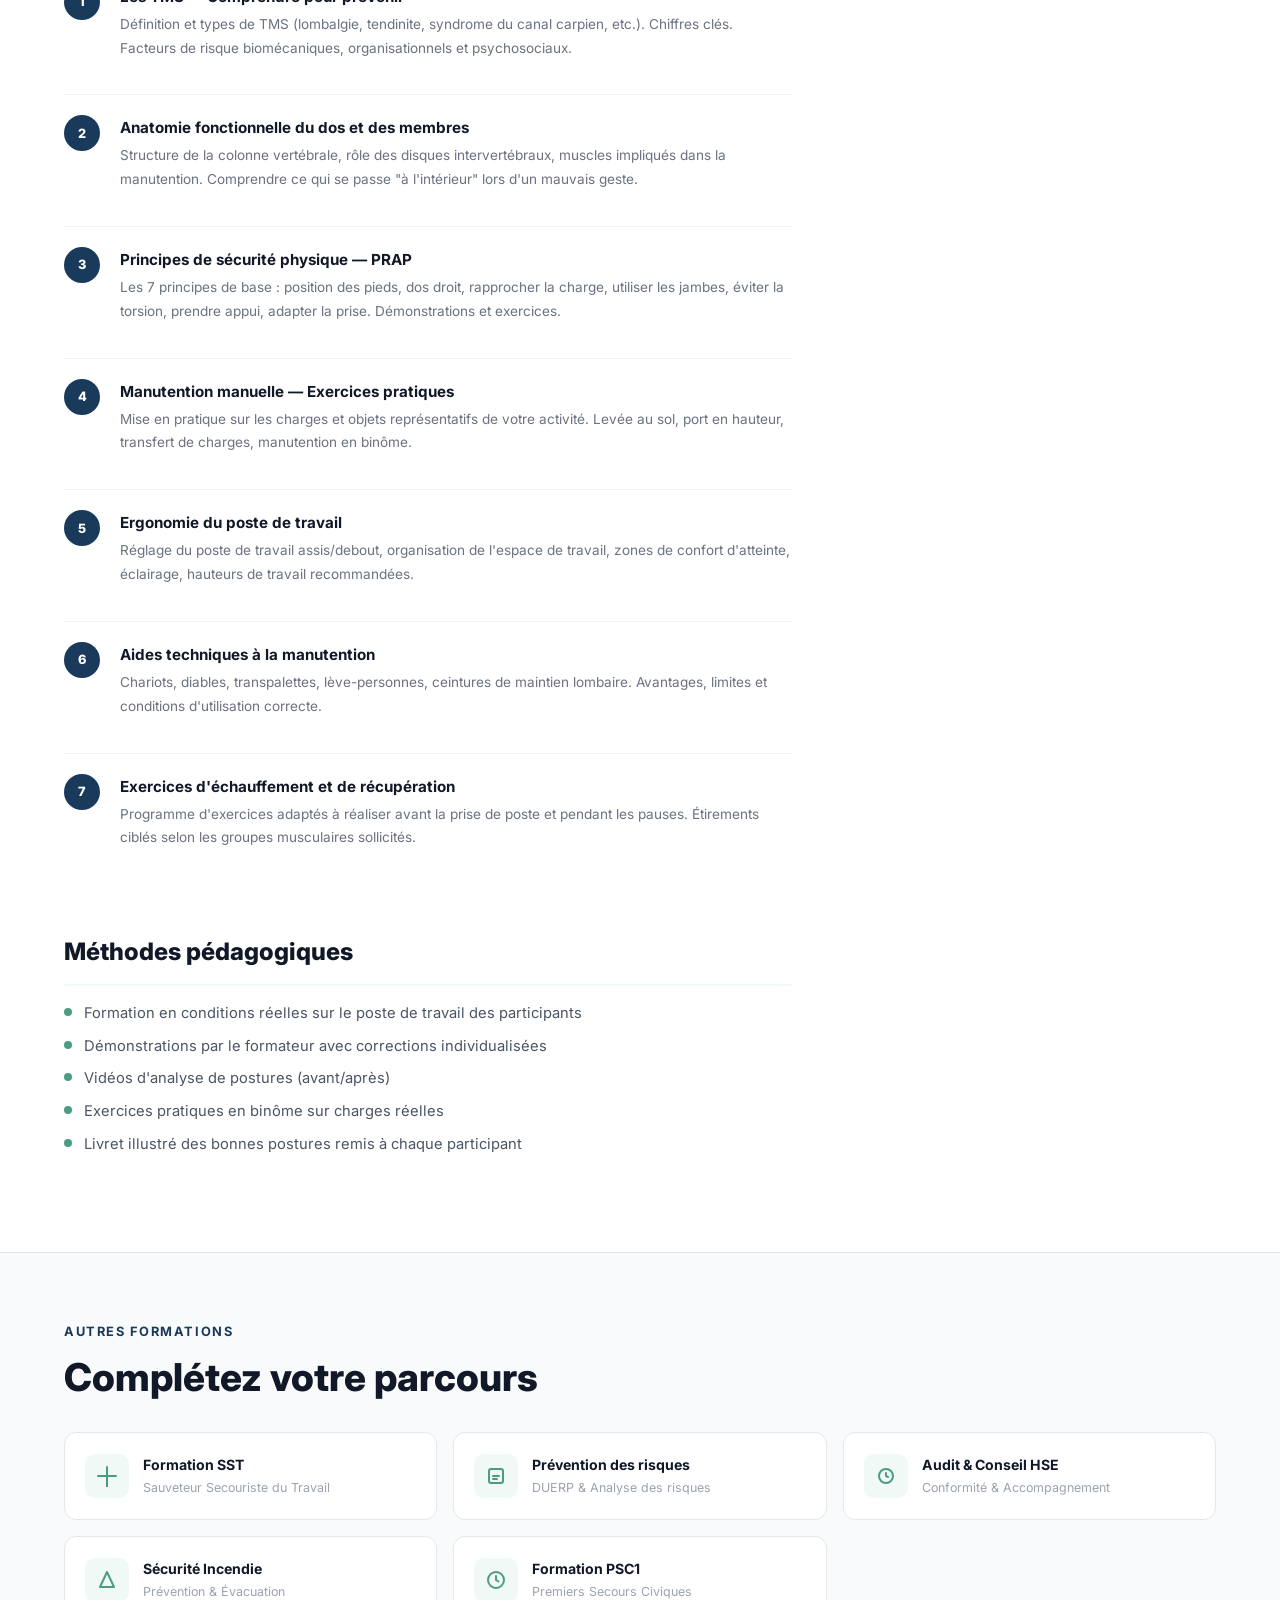
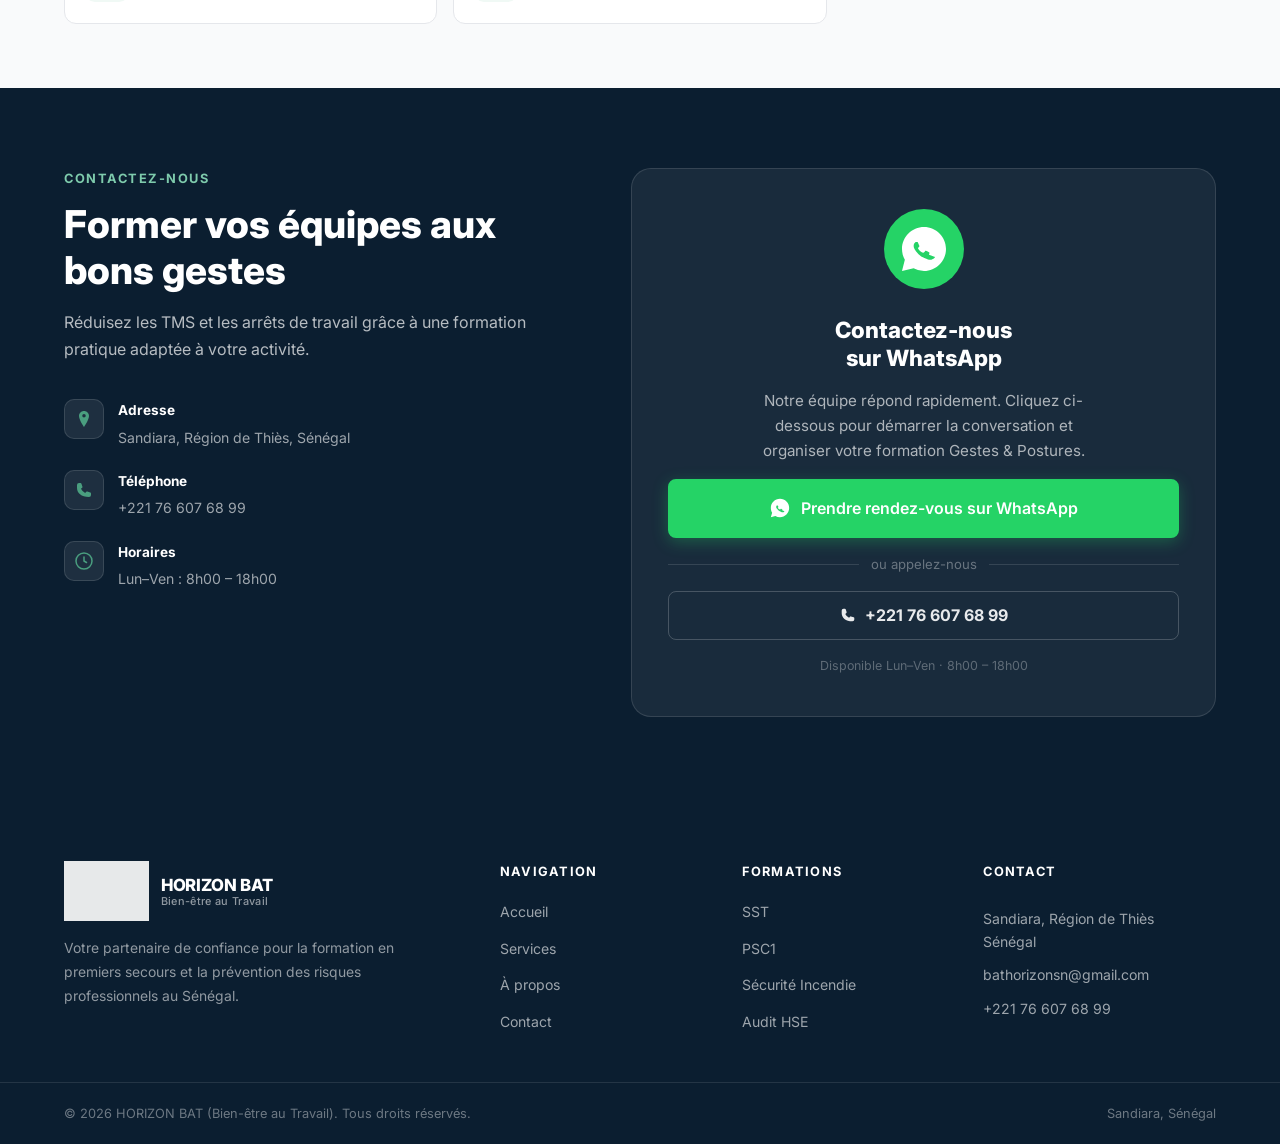
<file: gestes-postures.html>
<!DOCTYPE html>
<html lang="fr">
<head>
  <meta charset="UTF-8" />
  <meta name="viewport" content="width=device-width, initial-scale=1.0" />
  <title>Gestes & Postures au Travail | HORIZON BAT</title>
  <meta name="description" content="Formation gestes et postures au travail à Sandiara, Sénégal. Manutention manuelle, ergonomie, prévention des TMS. Formation pratique en entreprise." />
  <link rel="stylesheet" href="style.css" />
  <link rel="preconnect" href="https://fonts.googleapis.com" />
  <link rel="preconnect" href="https://fonts.gstatic.com" crossorigin />
  <link href="https://fonts.googleapis.com/css2?family=Inter:wght@300;400;500;600;700;800&display=swap" rel="stylesheet" />
</head>
<body>

  <header class="header" id="header">
    <div class="container header__inner">
      <a href="index.html" class="logo">
        <img src="logo.png" alt="HORIZON BAT" class="logo__img" style="height:60px;">
        <div class="logo__text"><span class="logo__name">HORIZON BAT</span><span class="logo__tagline">Bien-être au Travail</span></div>
      </a>
      <nav class="nav" id="nav">
        <ul class="nav__list">
          <li><a href="index.html#accueil" class="nav__link">Accueil</a></li>
          <li><a href="index.html#services" class="nav__link active">Services</a></li>
          <li><a href="index.html#apropos" class="nav__link">À propos</a></li>
          <li><a href="index.html#contact" class="nav__link">Contact</a></li>
        </ul>
      </nav>
      <a href="#contact" class="btn btn--primary header__cta">Nous contacter</a>
      <button class="burger" id="burger" aria-label="Menu"><span></span><span></span><span></span></button>
    </div>
  </header>

  <section class="page-hero">
    <div class="container page-hero__inner">
      <a href="index.html#services" class="page-hero__back"><svg width="16" height="16" viewBox="0 0 16 16" fill="none"><path d="M10 4L6 8l4 4" stroke="currentColor" stroke-width="2" stroke-linecap="round" stroke-linejoin="round"/></svg>Retour aux services</a>
      <div class="page-hero__badge">Prévention des TMS</div>
      <h1 class="page-hero__title">Gestes & Postures<br/>au Travail</h1>
      <p class="page-hero__subtitle">Les troubles musculo-squelettiques (TMS) sont la 1re cause de maladie professionnelle. Notre formation pratique apprend à vos équipes à adopter les bons gestes et postures pour préserver leur santé durablement.</p>
      <div class="page-hero__meta">
        <div class="page-hero__meta-item"><svg width="16" height="16" viewBox="0 0 16 16" fill="none"><circle cx="8" cy="8" r="6" stroke="currentColor" stroke-width="1.5"/><path d="M8 5v3l2 1" stroke="currentColor" stroke-width="1.5" stroke-linecap="round"/></svg><span>Durée : <strong>7h (1 jour)</strong></span></div>
        <div class="page-hero__meta-item"><svg width="16" height="16" viewBox="0 0 16 16" fill="none"><path d="M8 2a3 3 0 1 0 0 6 3 3 0 0 0 0-6zm-5 10a5 5 0 0 1 10 0" stroke="currentColor" stroke-width="1.5" stroke-linecap="round"/></svg><span>Public : <strong>Tous les salariés</strong></span></div>
        <div class="page-hero__meta-item"><svg width="16" height="16" viewBox="0 0 16 16" fill="none"><path d="M3 8h10M8 3l5 5-5 5" stroke="currentColor" stroke-width="1.5" stroke-linecap="round" stroke-linejoin="round"/></svg><span>Format : <strong>70% pratique</strong></span></div>
      </div>
    </div>
  </section>

  <div class="breadcrumb">
    <div class="container breadcrumb__inner">
      <a href="index.html">Accueil</a><span class="breadcrumb__sep">›</span>
      <a href="index.html#services">Services</a><span class="breadcrumb__sep">›</span>
      <span>Gestes & Postures</span>
    </div>
  </div>

  <section class="service-detail">
    <div class="container service-detail__inner">
      <div class="service-content">

        <h2>Présentation de la formation</h2>
        <p>Les troubles musculo-squelettiques (TMS) touchent principalement le dos, les épaules, les bras et les mains. Ils sont directement liés aux gestes répétitifs, aux mauvaises postures et aux efforts physiques excessifs. Cette formation pratique et interactive permet à chaque participant d'adopter immédiatement les bons gestes dans son activité quotidienne.</p>
        <p>Dispensée directement sur votre site, la formation prend en compte les spécificités de vos postes de travail et de vos contraintes opérationnelles pour maximiser l'impact pédagogique.</p>

        <h2>Objectifs pédagogiques</h2>
        <ul class="objectives-list">
          <li>Comprendre les mécanismes des TMS et leurs conséquences sur la santé</li>
          <li>Identifier les postures à risque sur son propre poste de travail</li>
          <li>Appliquer les principes de sécurité physique lors des manutentions</li>
          <li>Utiliser correctement les équipements d'aide à la manutention</li>
          <li>Organiser son espace de travail selon les principes ergonomiques</li>
          <li>Pratiquer des exercices d'échauffement et d'étirement adaptés</li>
        </ul>

        <h2>Public concerné</h2>
        <ul>
          <li>Opérateurs de production, magasiniers, manutentionnaires</li>
          <li>Personnel de nettoyage, agents d'entretien</li>
          <li>Employés de bureau en position sédentaire prolongée</li>
          <li>Travailleurs du BTP, de l'agriculture et du commerce</li>
          <li>Toute personne effectuant des manutentions manuelles régulières</li>
        </ul>

        <h2>Programme de formation</h2>
        <div class="program-list">
          <div class="program-item">
            <div class="program-item__num">1</div>
            <div class="program-item__body">
              <div class="program-item__title">Les TMS — Comprendre pour prévenir</div>
              <p class="program-item__desc">Définition et types de TMS (lombalgie, tendinite, syndrome du canal carpien, etc.). Chiffres clés. Facteurs de risque biomécaniques, organisationnels et psychosociaux.</p>
            </div>
          </div>
          <div class="program-item">
            <div class="program-item__num">2</div>
            <div class="program-item__body">
              <div class="program-item__title">Anatomie fonctionnelle du dos et des membres</div>
              <p class="program-item__desc">Structure de la colonne vertébrale, rôle des disques intervertébraux, muscles impliqués dans la manutention. Comprendre ce qui se passe "à l'intérieur" lors d'un mauvais geste.</p>
            </div>
          </div>
          <div class="program-item">
            <div class="program-item__num">3</div>
            <div class="program-item__body">
              <div class="program-item__title">Principes de sécurité physique — PRAP</div>
              <p class="program-item__desc">Les 7 principes de base : position des pieds, dos droit, rapprocher la charge, utiliser les jambes, éviter la torsion, prendre appui, adapter la prise. Démonstrations et exercices.</p>
            </div>
          </div>
          <div class="program-item">
            <div class="program-item__num">4</div>
            <div class="program-item__body">
              <div class="program-item__title">Manutention manuelle — Exercices pratiques</div>
              <p class="program-item__desc">Mise en pratique sur les charges et objets représentatifs de votre activité. Levée au sol, port en hauteur, transfert de charges, manutention en binôme.</p>
            </div>
          </div>
          <div class="program-item">
            <div class="program-item__num">5</div>
            <div class="program-item__body">
              <div class="program-item__title">Ergonomie du poste de travail</div>
              <p class="program-item__desc">Réglage du poste de travail assis/debout, organisation de l'espace de travail, zones de confort d'atteinte, éclairage, hauteurs de travail recommandées.</p>
            </div>
          </div>
          <div class="program-item">
            <div class="program-item__num">6</div>
            <div class="program-item__body">
              <div class="program-item__title">Aides techniques à la manutention</div>
              <p class="program-item__desc">Chariots, diables, transpalettes, lève-personnes, ceintures de maintien lombaire. Avantages, limites et conditions d'utilisation correcte.</p>
            </div>
          </div>
          <div class="program-item">
            <div class="program-item__num">7</div>
            <div class="program-item__body">
              <div class="program-item__title">Exercices d'échauffement et de récupération</div>
              <p class="program-item__desc">Programme d'exercices adaptés à réaliser avant la prise de poste et pendant les pauses. Étirements ciblés selon les groupes musculaires sollicités.</p>
            </div>
          </div>
        </div>

        <h2>Méthodes pédagogiques</h2>
        <ul>
          <li>Formation en conditions réelles sur le poste de travail des participants</li>
          <li>Démonstrations par le formateur avec corrections individualisées</li>
          <li>Vidéos d'analyse de postures (avant/après)</li>
          <li>Exercices pratiques en binôme sur charges réelles</li>
          <li>Livret illustré des bonnes postures remis à chaque participant</li>
        </ul>

      </div>

      <aside class="service-sidebar">
        <div class="sidebar-card sidebar-card--primary">
          <div class="sidebar-card__title">Informations pratiques</div>
          <div class="sidebar-info-list">
            <div class="sidebar-info-item"><span>Durée</span><strong>7h — 1 journée</strong></div>
            <div class="sidebar-info-item"><span>Participants</span><strong>6 à 12 personnes</strong></div>
            <div class="sidebar-info-item"><span>Lieu</span><strong>Sur site (recommandé)</strong></div>
            <div class="sidebar-info-item"><span>Tenue</span><strong>Vêtements confortables</strong></div>
            <div class="sidebar-info-item"><span>Recyclage</span><strong>Tous les 2 ans</strong></div>
          </div>
          <div style="margin-top:20px;" class="sidebar-card__cta">
            <a href="#contact" class="btn btn--green">Demander un devis</a>
            <a href="tel:+221766076899" class="btn btn--navy-outline">+221 76 607 68 99</a>
          </div>
        </div>
        <div class="sidebar-card">
          <div class="sidebar-card__title">Ce que vous obtenez</div>
          <ul class="objectives-list">
            <li>Attestation de formation</li>
            <li>Livret des bonnes postures</li>
            <li>Analyse ergonomique du poste</li>
            <li>Fiche d'exercices personnalisée</li>
          </ul>
        </div>
        <div class="sidebar-card">
          <div class="sidebar-card__title">Le chiffre clé</div>
          <p style="font-size:.88rem;color:var(--gray-500);line-height:1.6;">Les TMS représentent <strong style="color:var(--blue-500);">87% des maladies professionnelles</strong> reconnues. Une formation adaptée réduit significativement les arrêts de travail et améliore le bien-être au travail.</p>
        </div>
      </aside>
    </div>
  </section>

  <section class="related-services">
    <div class="container">
      <p class="section__eyebrow">Autres formations</p>
      <h2 class="section__title" style="text-align:left;">Complétez votre parcours</h2>
      <div class="related-services__grid">
        <a href="sst.html" class="related-card"><div class="related-card__icon"><svg width="22" height="22" viewBox="0 0 22 22" fill="none"><path d="M11 2v20M2 11h18" stroke="#4a9e7f" stroke-width="2" stroke-linecap="round"/></svg></div><div><div class="related-card__title">Formation SST</div><div class="related-card__sub">Sauveteur Secouriste du Travail</div></div></a>
        <a href="prevention.html" class="related-card"><div class="related-card__icon"><svg width="22" height="22" viewBox="0 0 22 22" fill="none"><rect x="4" y="4" width="14" height="14" rx="2" stroke="#4a9e7f" stroke-width="2"/><path d="M8 11h6M8 14h4" stroke="#4a9e7f" stroke-width="2" stroke-linecap="round"/></svg></div><div><div class="related-card__title">Prévention des risques</div><div class="related-card__sub">DUERP & Analyse des risques</div></div></a>
        <a href="audit-hse.html" class="related-card"><div class="related-card__icon"><svg width="22" height="22" viewBox="0 0 22 22" fill="none"><circle cx="11" cy="11" r="7" stroke="#4a9e7f" stroke-width="2"/><path d="M11 8v3l2 1" stroke="#4a9e7f" stroke-width="2" stroke-linecap="round"/></svg></div><div><div class="related-card__title">Audit & Conseil HSE</div><div class="related-card__sub">Conformité & Accompagnement</div></div></a>
        <a href="incendie.html" class="related-card"><div class="related-card__icon"><svg width="22" height="22" viewBox="0 0 22 22" fill="none"><path d="M11 3L4 18h14L11 3z" stroke="#4a9e7f" stroke-width="2" stroke-linejoin="round"/></svg></div><div><div class="related-card__title">Sécurité Incendie</div><div class="related-card__sub">Prévention & Évacuation</div></div></a>
        <a href="psc1.html" class="related-card"><div class="related-card__icon"><svg width="22" height="22" viewBox="0 0 22 22" fill="none"><circle cx="11" cy="11" r="8" stroke="#4a9e7f" stroke-width="2"/><path d="M11 7v4l2.5 1.5" stroke="#4a9e7f" stroke-width="2" stroke-linecap="round"/></svg></div><div><div class="related-card__title">Formation PSC1</div><div class="related-card__sub">Premiers Secours Civiques</div></div></a>
      </div>
    </div>
  </section>

  <section class="section page-contact" id="contact">
    <div class="container contact__inner">
      <div class="contact__info">
        <p class="section__eyebrow">Contactez-nous</p>
        <h2 class="section__title">Former vos équipes aux bons gestes</h2>
        <p class="contact__text">Réduisez les TMS et les arrêts de travail grâce à une formation pratique adaptée à votre activité.</p>
        <div class="contact__details">
          <div class="contact__item"><div class="contact__item-icon"><svg width="20" height="20" viewBox="0 0 20 20" fill="none"><path d="M10 2C7.24 2 5 4.24 5 7c0 3.75 5 11 5 11s5-7.25 5-11c0-2.76-2.24-5-5-5zm0 6.5A1.5 1.5 0 1 1 10 5a1.5 1.5 0 0 1 0 3.5z" fill="#4a9e7f"/></svg></div><div><strong>Adresse</strong><span>Sandiara, Région de Thiès, Sénégal</span></div></div>
          <div class="contact__item"><div class="contact__item-icon"><svg width="20" height="20" viewBox="0 0 20 20" fill="none"><path d="M3 5a2 2 0 0 1 2-2h1.5a1 1 0 0 1 .95.68l1 3a1 1 0 0 1-.27 1.06l-1.22 1.1a9.05 9.05 0 0 0 4.2 4.2l1.1-1.22a1 1 0 0 1 1.06-.27l3 1A1 1 0 0 1 17 13.5V15a2 2 0 0 1-2 2C7.16 17 3 12.84 3 8V5z" fill="#4a9e7f"/></svg></div><div><strong>Téléphone</strong><a href="tel:+221766076899">+221 76 607 68 99</a></div></div>
          <div class="contact__item"><div class="contact__item-icon"><svg width="20" height="20" viewBox="0 0 20 20" fill="none"><circle cx="10" cy="10" r="8" stroke="#4a9e7f" stroke-width="1.5"/><path d="M10 6v4l2.5 1.5" stroke="#4a9e7f" stroke-width="1.5" stroke-linecap="round"/></svg></div><div><strong>Horaires</strong><span>Lun–Ven : 8h00 – 18h00</span></div></div>
        </div>
      </div>
      <div class="whatsapp-cta">
        <div class="whatsapp-cta__icon-wrap">
          <svg width="80" height="80" viewBox="0 0 80 80" fill="none" xmlns="http://www.w3.org/2000/svg">
            <circle cx="40" cy="40" r="40" fill="#25D366"/>
            <path d="M40 18C27.85 18 18 27.85 18 40c0 3.9 1.05 7.55 2.85 10.7L18 62l11.6-2.8A21.87 21.87 0 0 0 40 62c12.15 0 22-9.85 22-22S52.15 18 40 18zm11.05 30.1c-.45 1.25-2.65 2.4-3.65 2.55-.95.15-2.15.2-3.45-.2-1.3-.4-2.95-1-5.1-2.15-4.45-2.35-7.35-6.85-7.55-7.15-.2-.3-1.65-2.2-1.65-4.2s1.05-2.95 1.45-3.4c.4-.45.85-.55 1.15-.55.3 0 .55 0 .8.01.25.01.6-.1.95.72.35.8 1.2 2.8 1.3 3 .1.2.15.45 0 .7-.15.25-.2.4-.4.6-.2.2-.42.45-.6.6-.2.2-.4.4-.2.8.2.4.9 1.5 1.95 2.45 1.35 1.2 2.5 1.6 2.9 1.75.4.15.65.1.9-.05.25-.15 1.05-1.2 1.3-1.6.25-.4.5-.35.85-.2.35.15 2.2 1.05 2.6 1.25.4.2.65.3.75.45.1.2.1 1.1-.35 2.35z" fill="white"/>
          </svg>
        </div>
        <h3 class="whatsapp-cta__title">Contactez-nous<br/>sur WhatsApp</h3>
        <p class="whatsapp-cta__text">Notre équipe répond rapidement. Cliquez ci-dessous pour démarrer la conversation et organiser votre formation Gestes & Postures.</p>
        <a href="https://wa.me/221766076899?text=Bonjour%2C%20je%20souhaite%20prendre%20rendez-vous%20avec%20HORIZON%20BAT" class="btn btn--whatsapp btn--lg" target="_blank" rel="noopener noreferrer">
          <svg width="22" height="22" viewBox="0 0 24 24" fill="none"><path d="M12 2C6.48 2 2 6.48 2 12c0 1.9.52 3.67 1.42 5.19L2 22l4.93-1.38A9.96 9.96 0 0 0 12 22c5.52 0 10-4.48 10-10S17.52 2 12 2zm4.93 13.56c-.19.53-1.12 1.02-1.55 1.08-.4.06-.91.09-1.46-.09-.55-.17-1.25-.43-2.17-.91-1.89-1-3.12-2.91-3.21-3.04-.09-.13-.7-.93-.7-1.78s.44-1.25.62-1.44c.17-.19.36-.23.49-.23h.34c.11 0 .25-.04.4.3.15.34.51 1.19.55 1.27.04.09.06.19 0 .3-.06.11-.09.17-.17.26-.09.09-.18.19-.26.26-.08.08-.17.17-.07.34.09.17.38.64.83 1.04.57.51 1.06.68 1.23.74.17.06.28.04.38-.02.11-.06.45-.51.56-.68.11-.17.21-.15.36-.09.15.06.94.45 1.1.53.17.09.28.13.32.19.04.09.04.47-.15 1z" fill="white"/></svg>
          Prendre rendez-vous sur WhatsApp
        </a>
        <div class="whatsapp-cta__divider"><span>ou appelez-nous</span></div>
        <a href="tel:+221766076899" class="whatsapp-cta__phone">
          <svg width="18" height="18" viewBox="0 0 20 20" fill="none"><path d="M3 5a2 2 0 0 1 2-2h1.5a1 1 0 0 1 .95.68l1 3a1 1 0 0 1-.27 1.06l-1.22 1.1a9.05 9.05 0 0 0 4.2 4.2l1.1-1.22a1 1 0 0 1 1.06-.27l3 1A1 1 0 0 1 17 13.5V15a2 2 0 0 1-2 2C7.16 17 3 12.84 3 8V5z" fill="currentColor"/></svg>
          +221 76 607 68 99
        </a>
        <p class="whatsapp-cta__hours">Disponible Lun–Ven · 8h00 – 18h00</p>
      </div>
    </div>
  </section>

  <footer class="footer">
    <div class="container footer__inner">
      <div class="footer__brand">
        <div class="logo logo--light">
          <img src="logo.png" alt="HORIZON BAT" class="logo__img logo__img--footer" style="height:60px;">
          <div class="logo__text"><span class="logo__name">HORIZON BAT</span><span class="logo__tagline">Bien-être au Travail</span></div>
        </div>
        <p class="footer__desc">Votre partenaire de confiance pour la formation en premiers secours et la prévention des risques professionnels au Sénégal.</p>
      </div>
      <div class="footer__links"><h4>Navigation</h4><ul><li><a href="index.html">Accueil</a></li><li><a href="index.html#services">Services</a></li><li><a href="index.html#apropos">À propos</a></li><li><a href="#contact">Contact</a></li></ul></div>
      <div class="footer__links"><h4>Formations</h4><ul><li><a href="sst.html">SST</a></li><li><a href="psc1.html">PSC1</a></li><li><a href="incendie.html">Sécurité Incendie</a></li><li><a href="audit-hse.html">Audit HSE</a></li></ul></div>
      <div class="footer__contact"><h4>Contact</h4><p>Sandiara, Région de Thiès<br/>Sénégal</p><a href="mailto:bathorizonsn@gmail.com">bathorizonsn@gmail.com</a><a href="tel:+221766076899">+221 76 607 68 99</a></div>
    </div>
    <div class="footer__bottom"><div class="container"><p>&copy; 2026 HORIZON BAT (Bien-être au Travail). Tous droits réservés.</p><p>Sandiara, Sénégal</p></div></div>
  </footer>
  <script src="main.js"></script>
</body>
</html>
</file>
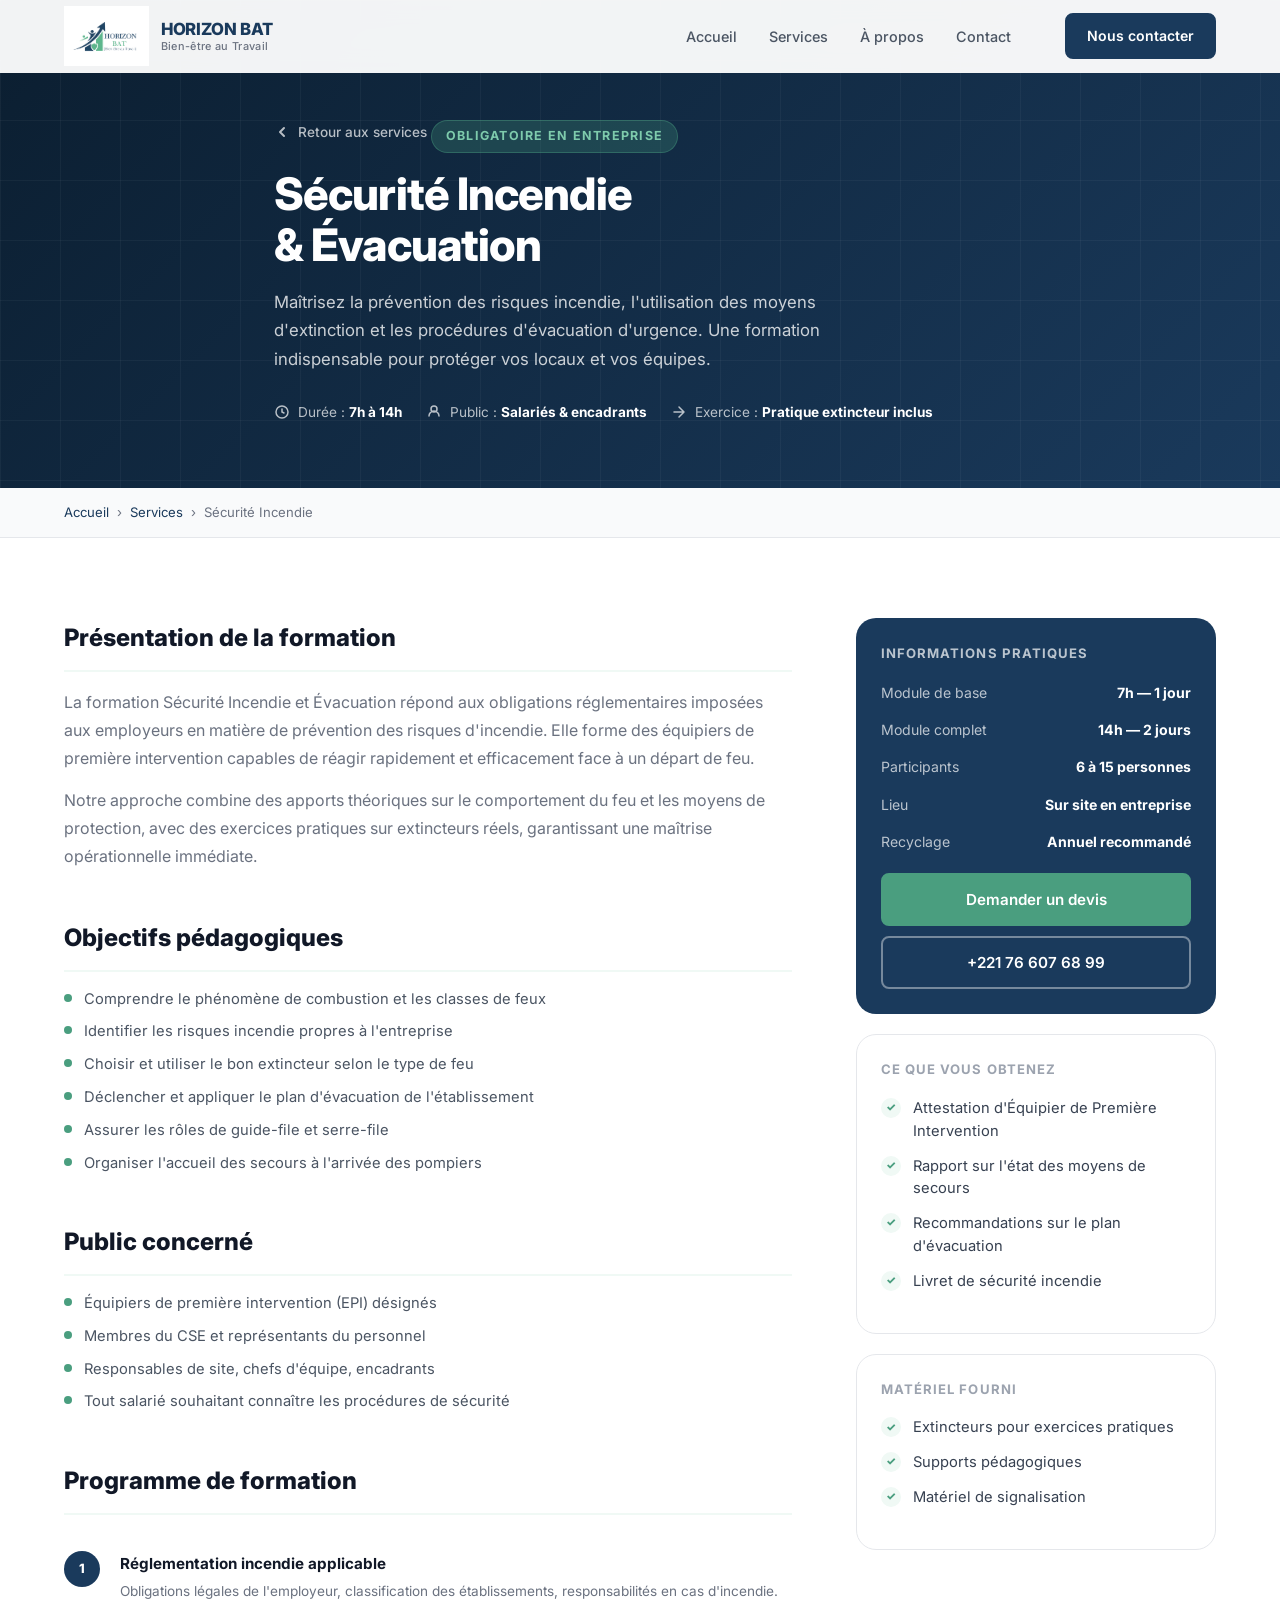
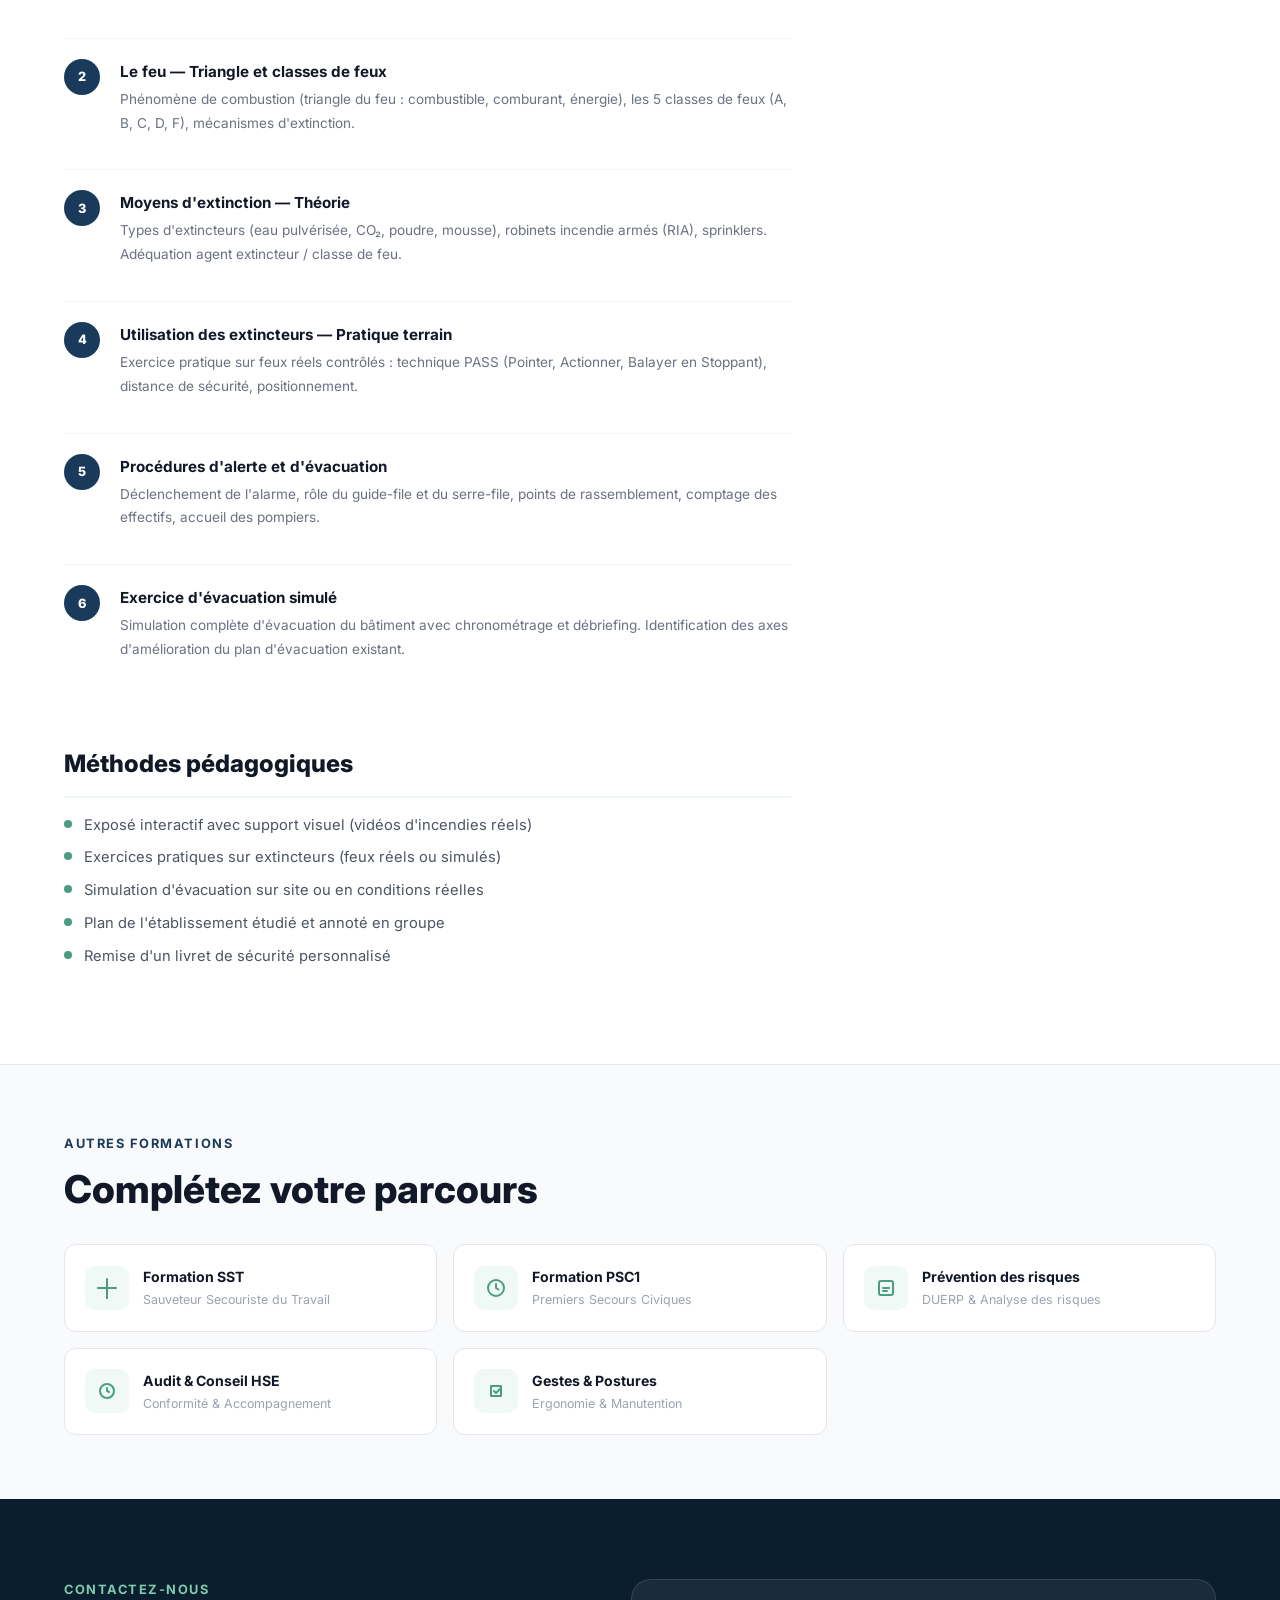
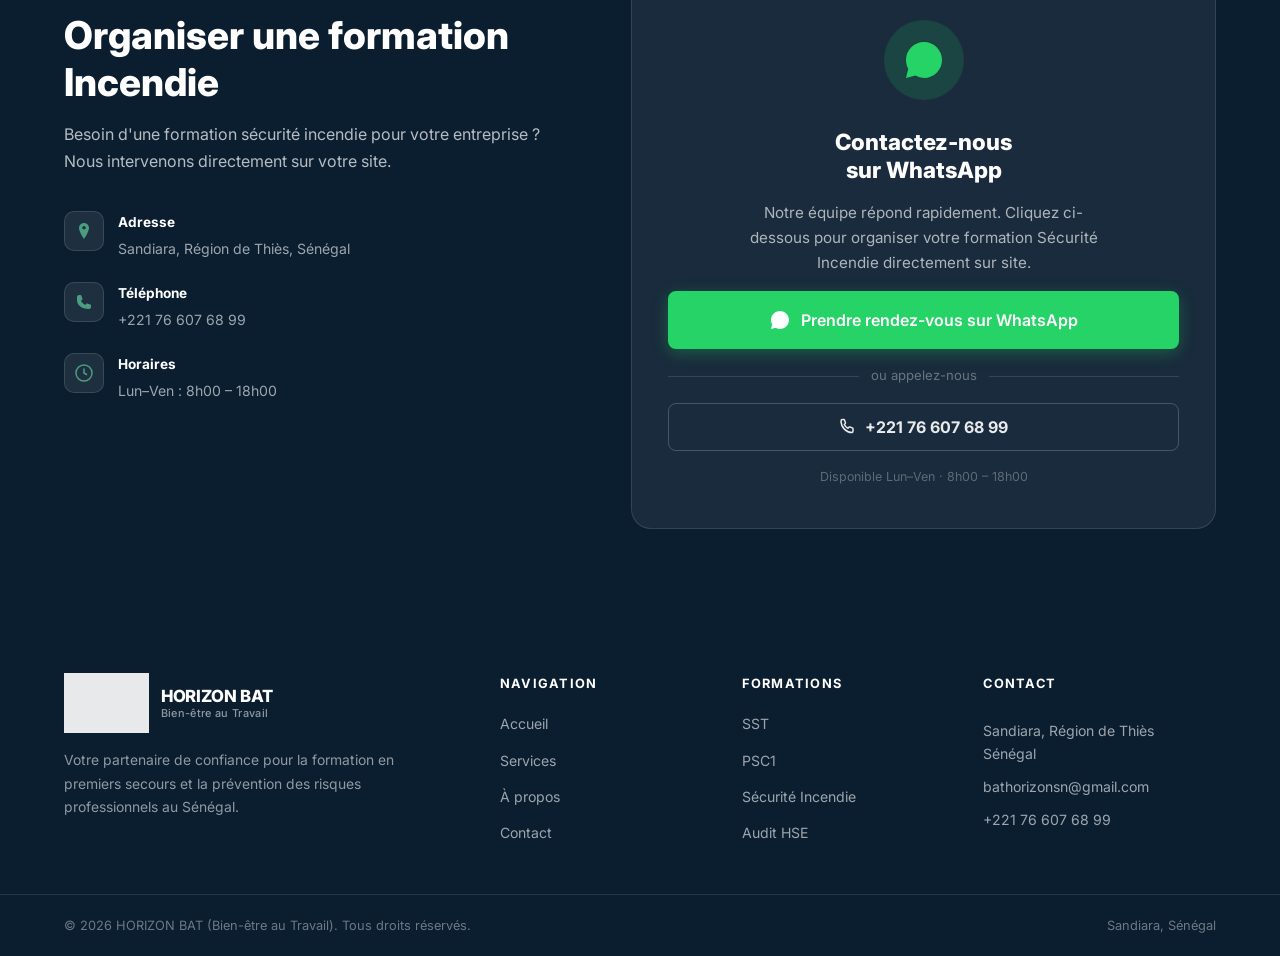
<file: incendie.html>
<!DOCTYPE html>
<html lang="fr">
<head>
  <meta charset="UTF-8" />
  <meta name="viewport" content="width=device-width, initial-scale=1.0" />
  <title>Sécurité Incendie & Évacuation | HORIZON BAT</title>
  <meta name="description" content="Formation sécurité incendie et évacuation à Sandiara, Sénégal. Extincteurs, procédures d'évacuation, équipier de première intervention. Formation pratique en entreprise." />
  <link rel="stylesheet" href="style.css" />
  <link rel="preconnect" href="https://fonts.googleapis.com" />
  <link rel="preconnect" href="https://fonts.gstatic.com" crossorigin />
  <link href="https://fonts.googleapis.com/css2?family=Inter:wght@300;400;500;600;700;800&display=swap" rel="stylesheet" />
</head>
<body>

  <header class="header" id="header">
    <div class="container header__inner">
      <a href="index.html" class="logo">
        <img src="logo.png" alt="HORIZON BAT" class="logo__img" style="height:60px;">
        <div class="logo__text"><span class="logo__name">HORIZON BAT</span><span class="logo__tagline">Bien-être au Travail</span></div>
      </a>
      <nav class="nav" id="nav">
        <ul class="nav__list">
          <li><a href="index.html#accueil" class="nav__link">Accueil</a></li>
          <li><a href="index.html#services" class="nav__link active">Services</a></li>
          <li><a href="index.html#apropos" class="nav__link">À propos</a></li>
          <li><a href="index.html#contact" class="nav__link">Contact</a></li>
        </ul>
      </nav>
      <a href="#contact" class="btn btn--primary header__cta">Nous contacter</a>
      <button class="burger" id="burger" aria-label="Menu"><span></span><span></span><span></span></button>
    </div>
  </header>

  <section class="page-hero">
    <div class="container page-hero__inner">
      <a href="index.html#services" class="page-hero__back"><svg width="16" height="16" viewBox="0 0 16 16" fill="none"><path d="M10 4L6 8l4 4" stroke="currentColor" stroke-width="2" stroke-linecap="round" stroke-linejoin="round"/></svg>Retour aux services</a>
      <div class="page-hero__badge">Obligatoire en entreprise</div>
      <h1 class="page-hero__title">Sécurité Incendie<br/>& Évacuation</h1>
      <p class="page-hero__subtitle">Maîtrisez la prévention des risques incendie, l'utilisation des moyens d'extinction et les procédures d'évacuation d'urgence. Une formation indispensable pour protéger vos locaux et vos équipes.</p>
      <div class="page-hero__meta">
        <div class="page-hero__meta-item"><svg width="16" height="16" viewBox="0 0 16 16" fill="none"><circle cx="8" cy="8" r="6" stroke="currentColor" stroke-width="1.5"/><path d="M8 5v3l2 1" stroke="currentColor" stroke-width="1.5" stroke-linecap="round"/></svg><span>Durée : <strong>7h à 14h</strong></span></div>
        <div class="page-hero__meta-item"><svg width="16" height="16" viewBox="0 0 16 16" fill="none"><path d="M8 2a3 3 0 1 0 0 6 3 3 0 0 0 0-6zm-5 10a5 5 0 0 1 10 0" stroke="currentColor" stroke-width="1.5" stroke-linecap="round"/></svg><span>Public : <strong>Salariés & encadrants</strong></span></div>
        <div class="page-hero__meta-item"><svg width="16" height="16" viewBox="0 0 16 16" fill="none"><path d="M3 8h10M8 3l5 5-5 5" stroke="currentColor" stroke-width="1.5" stroke-linecap="round" stroke-linejoin="round"/></svg><span>Exercice : <strong>Pratique extincteur inclus</strong></span></div>
      </div>
    </div>
  </section>

  <div class="breadcrumb">
    <div class="container breadcrumb__inner">
      <a href="index.html">Accueil</a><span class="breadcrumb__sep">›</span>
      <a href="index.html#services">Services</a><span class="breadcrumb__sep">›</span>
      <span>Sécurité Incendie</span>
    </div>
  </div>

  <section class="service-detail">
    <div class="container service-detail__inner">
      <div class="service-content">

        <h2>Présentation de la formation</h2>
        <p>La formation Sécurité Incendie et Évacuation répond aux obligations réglementaires imposées aux employeurs en matière de prévention des risques d'incendie. Elle forme des équipiers de première intervention capables de réagir rapidement et efficacement face à un départ de feu.</p>
        <p>Notre approche combine des apports théoriques sur le comportement du feu et les moyens de protection, avec des exercices pratiques sur extincteurs réels, garantissant une maîtrise opérationnelle immédiate.</p>

        <h2>Objectifs pédagogiques</h2>
        <ul class="objectives-list">
          <li>Comprendre le phénomène de combustion et les classes de feux</li>
          <li>Identifier les risques incendie propres à l'entreprise</li>
          <li>Choisir et utiliser le bon extincteur selon le type de feu</li>
          <li>Déclencher et appliquer le plan d'évacuation de l'établissement</li>
          <li>Assurer les rôles de guide-file et serre-file</li>
          <li>Organiser l'accueil des secours à l'arrivée des pompiers</li>
        </ul>

        <h2>Public concerné</h2>
        <ul>
          <li>Équipiers de première intervention (EPI) désignés</li>
          <li>Membres du CSE et représentants du personnel</li>
          <li>Responsables de site, chefs d'équipe, encadrants</li>
          <li>Tout salarié souhaitant connaître les procédures de sécurité</li>
        </ul>

        <h2>Programme de formation</h2>
        <div class="program-list">
          <div class="program-item">
            <div class="program-item__num">1</div>
            <div class="program-item__body">
              <div class="program-item__title">Réglementation incendie applicable</div>
              <p class="program-item__desc">Obligations légales de l'employeur, classification des établissements, responsabilités en cas d'incendie.</p>
            </div>
          </div>
          <div class="program-item">
            <div class="program-item__num">2</div>
            <div class="program-item__body">
              <div class="program-item__title">Le feu — Triangle et classes de feux</div>
              <p class="program-item__desc">Phénomène de combustion (triangle du feu : combustible, comburant, énergie), les 5 classes de feux (A, B, C, D, F), mécanismes d'extinction.</p>
            </div>
          </div>
          <div class="program-item">
            <div class="program-item__num">3</div>
            <div class="program-item__body">
              <div class="program-item__title">Moyens d'extinction — Théorie</div>
              <p class="program-item__desc">Types d'extincteurs (eau pulvérisée, CO₂, poudre, mousse), robinets incendie armés (RIA), sprinklers. Adéquation agent extincteur / classe de feu.</p>
            </div>
          </div>
          <div class="program-item">
            <div class="program-item__num">4</div>
            <div class="program-item__body">
              <div class="program-item__title">Utilisation des extincteurs — Pratique terrain</div>
              <p class="program-item__desc">Exercice pratique sur feux réels contrôlés : technique PASS (Pointer, Actionner, Balayer en Stoppant), distance de sécurité, positionnement.</p>
            </div>
          </div>
          <div class="program-item">
            <div class="program-item__num">5</div>
            <div class="program-item__body">
              <div class="program-item__title">Procédures d'alerte et d'évacuation</div>
              <p class="program-item__desc">Déclenchement de l'alarme, rôle du guide-file et du serre-file, points de rassemblement, comptage des effectifs, accueil des pompiers.</p>
            </div>
          </div>
          <div class="program-item">
            <div class="program-item__num">6</div>
            <div class="program-item__body">
              <div class="program-item__title">Exercice d'évacuation simulé</div>
              <p class="program-item__desc">Simulation complète d'évacuation du bâtiment avec chronométrage et débriefing. Identification des axes d'amélioration du plan d'évacuation existant.</p>
            </div>
          </div>
        </div>

        <h2>Méthodes pédagogiques</h2>
        <ul>
          <li>Exposé interactif avec support visuel (vidéos d'incendies réels)</li>
          <li>Exercices pratiques sur extincteurs (feux réels ou simulés)</li>
          <li>Simulation d'évacuation sur site ou en conditions réelles</li>
          <li>Plan de l'établissement étudié et annoté en groupe</li>
          <li>Remise d'un livret de sécurité personnalisé</li>
        </ul>

      </div>

      <aside class="service-sidebar">
        <div class="sidebar-card sidebar-card--primary">
          <div class="sidebar-card__title">Informations pratiques</div>
          <div class="sidebar-info-list">
            <div class="sidebar-info-item"><span>Module de base</span><strong>7h — 1 jour</strong></div>
            <div class="sidebar-info-item"><span>Module complet</span><strong>14h — 2 jours</strong></div>
            <div class="sidebar-info-item"><span>Participants</span><strong>6 à 15 personnes</strong></div>
            <div class="sidebar-info-item"><span>Lieu</span><strong>Sur site en entreprise</strong></div>
            <div class="sidebar-info-item"><span>Recyclage</span><strong>Annuel recommandé</strong></div>
          </div>
          <div style="margin-top:20px;" class="sidebar-card__cta">
            <a href="#contact" class="btn btn--green">Demander un devis</a>
            <a href="tel:+221766076899" class="btn btn--navy-outline">+221 76 607 68 99</a>
          </div>
        </div>
        <div class="sidebar-card">
          <div class="sidebar-card__title">Ce que vous obtenez</div>
          <ul class="objectives-list">
            <li>Attestation d'Équipier de Première Intervention</li>
            <li>Rapport sur l'état des moyens de secours</li>
            <li>Recommandations sur le plan d'évacuation</li>
            <li>Livret de sécurité incendie</li>
          </ul>
        </div>
        <div class="sidebar-card">
          <div class="sidebar-card__title">Matériel fourni</div>
          <ul class="objectives-list">
            <li>Extincteurs pour exercices pratiques</li>
            <li>Supports pédagogiques</li>
            <li>Matériel de signalisation</li>
          </ul>
        </div>
      </aside>
    </div>
  </section>

  <section class="related-services">
    <div class="container">
      <p class="section__eyebrow">Autres formations</p>
      <h2 class="section__title" style="text-align:left;">Complétez votre parcours</h2>
      <div class="related-services__grid">
        <a href="sst.html" class="related-card"><div class="related-card__icon"><svg width="22" height="22" viewBox="0 0 22 22" fill="none"><path d="M11 2v20M2 11h18" stroke="#4a9e7f" stroke-width="2" stroke-linecap="round"/></svg></div><div><div class="related-card__title">Formation SST</div><div class="related-card__sub">Sauveteur Secouriste du Travail</div></div></a>
        <a href="psc1.html" class="related-card"><div class="related-card__icon"><svg width="22" height="22" viewBox="0 0 22 22" fill="none"><circle cx="11" cy="11" r="8" stroke="#4a9e7f" stroke-width="2"/><path d="M11 7v4l2.5 1.5" stroke="#4a9e7f" stroke-width="2" stroke-linecap="round"/></svg></div><div><div class="related-card__title">Formation PSC1</div><div class="related-card__sub">Premiers Secours Civiques</div></div></a>
        <a href="prevention.html" class="related-card"><div class="related-card__icon"><svg width="22" height="22" viewBox="0 0 22 22" fill="none"><rect x="4" y="4" width="14" height="14" rx="2" stroke="#4a9e7f" stroke-width="2"/><path d="M8 11h6M8 14h4" stroke="#4a9e7f" stroke-width="2" stroke-linecap="round"/></svg></div><div><div class="related-card__title">Prévention des risques</div><div class="related-card__sub">DUERP & Analyse des risques</div></div></a>
        <a href="audit-hse.html" class="related-card"><div class="related-card__icon"><svg width="22" height="22" viewBox="0 0 22 22" fill="none"><circle cx="11" cy="11" r="7" stroke="#4a9e7f" stroke-width="2"/><path d="M11 8v3l2 1" stroke="#4a9e7f" stroke-width="2" stroke-linecap="round"/></svg></div><div><div class="related-card__title">Audit & Conseil HSE</div><div class="related-card__sub">Conformité & Accompagnement</div></div></a>
        <a href="gestes-postures.html" class="related-card"><div class="related-card__icon"><svg width="22" height="22" viewBox="0 0 22 22" fill="none"><path d="M6 6h10v10H6z" stroke="#4a9e7f" stroke-width="2" stroke-linejoin="round"/><path d="M9 11l2 2 4-4" stroke="#4a9e7f" stroke-width="2" stroke-linecap="round" stroke-linejoin="round"/></svg></div><div><div class="related-card__title">Gestes & Postures</div><div class="related-card__sub">Ergonomie & Manutention</div></div></a>
      </div>
    </div>
  </section>

  <section class="section page-contact" id="contact">
    <div class="container contact__inner">
      <div class="contact__info">
        <p class="section__eyebrow">Contactez-nous</p>
        <h2 class="section__title">Organiser une formation Incendie</h2>
        <p class="contact__text">Besoin d'une formation sécurité incendie pour votre entreprise ? Nous intervenons directement sur votre site.</p>
        <div class="contact__details">
          <div class="contact__item"><div class="contact__item-icon"><svg width="20" height="20" viewBox="0 0 20 20" fill="none"><path d="M10 2C7.24 2 5 4.24 5 7c0 3.75 5 11 5 11s5-7.25 5-11c0-2.76-2.24-5-5-5zm0 6.5A1.5 1.5 0 1 1 10 5a1.5 1.5 0 0 1 0 3.5z" fill="#4a9e7f"/></svg></div><div><strong>Adresse</strong><span>Sandiara, Région de Thiès, Sénégal</span></div></div>
          <div class="contact__item"><div class="contact__item-icon"><svg width="20" height="20" viewBox="0 0 20 20" fill="none"><path d="M3 5a2 2 0 0 1 2-2h1.5a1 1 0 0 1 .95.68l1 3a1 1 0 0 1-.27 1.06l-1.22 1.1a9.05 9.05 0 0 0 4.2 4.2l1.1-1.22a1 1 0 0 1 1.06-.27l3 1A1 1 0 0 1 17 13.5V15a2 2 0 0 1-2 2C7.16 17 3 12.84 3 8V5z" fill="#4a9e7f"/></svg></div><div><strong>Téléphone</strong><a href="tel:+221766076899">+221 76 607 68 99</a></div></div>
          <div class="contact__item"><div class="contact__item-icon"><svg width="20" height="20" viewBox="0 0 20 20" fill="none"><circle cx="10" cy="10" r="8" stroke="#4a9e7f" stroke-width="1.5"/><path d="M10 6v4l2.5 1.5" stroke="#4a9e7f" stroke-width="1.5" stroke-linecap="round"/></svg></div><div><strong>Horaires</strong><span>Lun–Ven : 8h00 – 18h00</span></div></div>
        </div>
      </div>
      <div class="whatsapp-cta">
        <div class="whatsapp-cta__icon-wrap">
          <svg width="80" height="80" viewBox="0 0 80 80" fill="none"><circle cx="40" cy="40" r="40" fill="rgba(37,211,102,.15)"/><path d="M54.6 45.5c-.42-.21-2.5-1.23-2.88-1.37-.39-.14-.67-.21-.95.21-.28.42-1.09 1.37-1.33 1.65-.24.28-.49.32-.91.11-.42-.21-1.78-.66-3.39-2.09-1.25-1.12-2.1-2.5-2.35-2.92-.24-.42-.03-.65.18-.86.19-.19.42-.49.63-.73.21-.25.28-.42.42-.7.14-.28.07-.53-.04-.74-.11-.21-.95-2.29-1.3-3.13-.34-.82-.69-.71-.95-.72-.24-.01-.53-.01-.81-.01-.28 0-.73.11-1.12.53-.39.42-1.47 1.44-1.47 3.51 0 2.08 1.51 4.08 1.72 4.36.21.28 2.97 4.54 7.2 6.37 1.01.43 1.79.69 2.4.89 1.01.32 1.93.27 2.66.16.81-.12 2.5-1.02 2.85-2.01.35-.98.35-1.83.25-2.01-.1-.18-.39-.28-.81-.49zM40 22c-9.94 0-18 8.06-18 18 0 3.17.82 6.14 2.26 8.72L22 58l9.43-2.47A17.93 17.93 0 0040 58c9.94 0 18-8.06 18-18S49.94 22 40 22z" fill="#25D366"/></svg>
        </div>
        <h3 class="whatsapp-cta__title">Contactez-nous<br/>sur WhatsApp</h3>
        <p class="whatsapp-cta__text">Notre équipe répond rapidement. Cliquez ci-dessous pour organiser votre formation Sécurité Incendie directement sur site.</p>
        <a href="https://wa.me/221766076899?text=Bonjour%2C%20je%20souhaite%20prendre%20rendez-vous%20avec%20HORIZON%20BAT" class="btn btn--whatsapp btn--lg" target="_blank" rel="noopener noreferrer">
          <svg width="22" height="22" viewBox="0 0 22 22" fill="currentColor"><path d="M11 2C6.03 2 2 6.03 2 11c0 1.59.41 3.08 1.13 4.38L2 20l4.75-1.24A8.96 8.96 0 0 0 11 20c4.97 0 9-4.03 9-9s-4.03-9-9-9zm4.18 12.77c-.13-.06-.76-.37-.88-.42-.12-.04-.2-.06-.29.06-.08.13-.33.42-.4.51-.08.08-.15.09-.28.03-.13-.06-.54-.2-1.03-.63-.38-.34-.64-.76-.71-.89-.07-.13-.01-.2.06-.26.06-.06.13-.15.19-.22.06-.08.08-.13.13-.21.04-.09.02-.16-.01-.22-.03-.07-.29-.7-.39-.96-.1-.25-.21-.22-.29-.22h-.25c-.08 0-.22.03-.34.16-.12.13-.45.44-.45 1.07 0 .63.46 1.24.52 1.33.06.08.9 1.38 2.19 1.94.31.13.54.21.73.27.31.1.59.08.81.05.25-.04.76-.31.87-.61.11-.3.11-.56.08-.61-.03-.06-.12-.09-.25-.15z"/></svg>
          Prendre rendez-vous sur WhatsApp
        </a>
        <div class="whatsapp-cta__divider"><span>ou appelez-nous</span></div>
        <a href="tel:+221766076899" class="whatsapp-cta__phone">
          <svg width="18" height="18" viewBox="0 0 18 18" fill="none"><path d="M2 3a1.5 1.5 0 0 1 1.5-1.5h1.15a1 1 0 0 1 .95.68l.82 2.46a1 1 0 0 1-.27 1.05l-.92.84a8.04 8.04 0 0 0 3.74 3.74l.84-.92a1 1 0 0 1 1.05-.27l2.46.82a1 1 0 0 1 .68.95V13A1.5 1.5 0 0 1 13 14.5C7.2 14.5 2 9.3 2 3z" stroke="currentColor" stroke-width="1.5" stroke-linecap="round" stroke-linejoin="round"/></svg>
          +221 76 607 68 99
        </a>
        <p class="whatsapp-cta__hours">Disponible Lun–Ven · 8h00 – 18h00</p>
      </div>
    </div>
  </section>

  <footer class="footer">
    <div class="container footer__inner">
      <div class="footer__brand">
        <div class="logo logo--light">
          <img src="logo.png" alt="HORIZON BAT" class="logo__img logo__img--footer" style="height:60px;">
          <div class="logo__text"><span class="logo__name">HORIZON BAT</span><span class="logo__tagline">Bien-être au Travail</span></div>
        </div>
        <p class="footer__desc">Votre partenaire de confiance pour la formation en premiers secours et la prévention des risques professionnels au Sénégal.</p>
      </div>
      <div class="footer__links"><h4>Navigation</h4><ul><li><a href="index.html">Accueil</a></li><li><a href="index.html#services">Services</a></li><li><a href="index.html#apropos">À propos</a></li><li><a href="#contact">Contact</a></li></ul></div>
      <div class="footer__links"><h4>Formations</h4><ul><li><a href="sst.html">SST</a></li><li><a href="psc1.html">PSC1</a></li><li><a href="incendie.html">Sécurité Incendie</a></li><li><a href="audit-hse.html">Audit HSE</a></li></ul></div>
      <div class="footer__contact"><h4>Contact</h4><p>Sandiara, Région de Thiès<br/>Sénégal</p><a href="mailto:bathorizonsn@gmail.com">bathorizonsn@gmail.com</a><a href="tel:+221766076899">+221 76 607 68 99</a></div>
    </div>
    <div class="footer__bottom"><div class="container"><p>&copy; 2026 HORIZON BAT (Bien-être au Travail). Tous droits réservés.</p><p>Sandiara, Sénégal</p></div></div>
  </footer>
  <script src="main.js"></script>
</body>
</html>
</file>
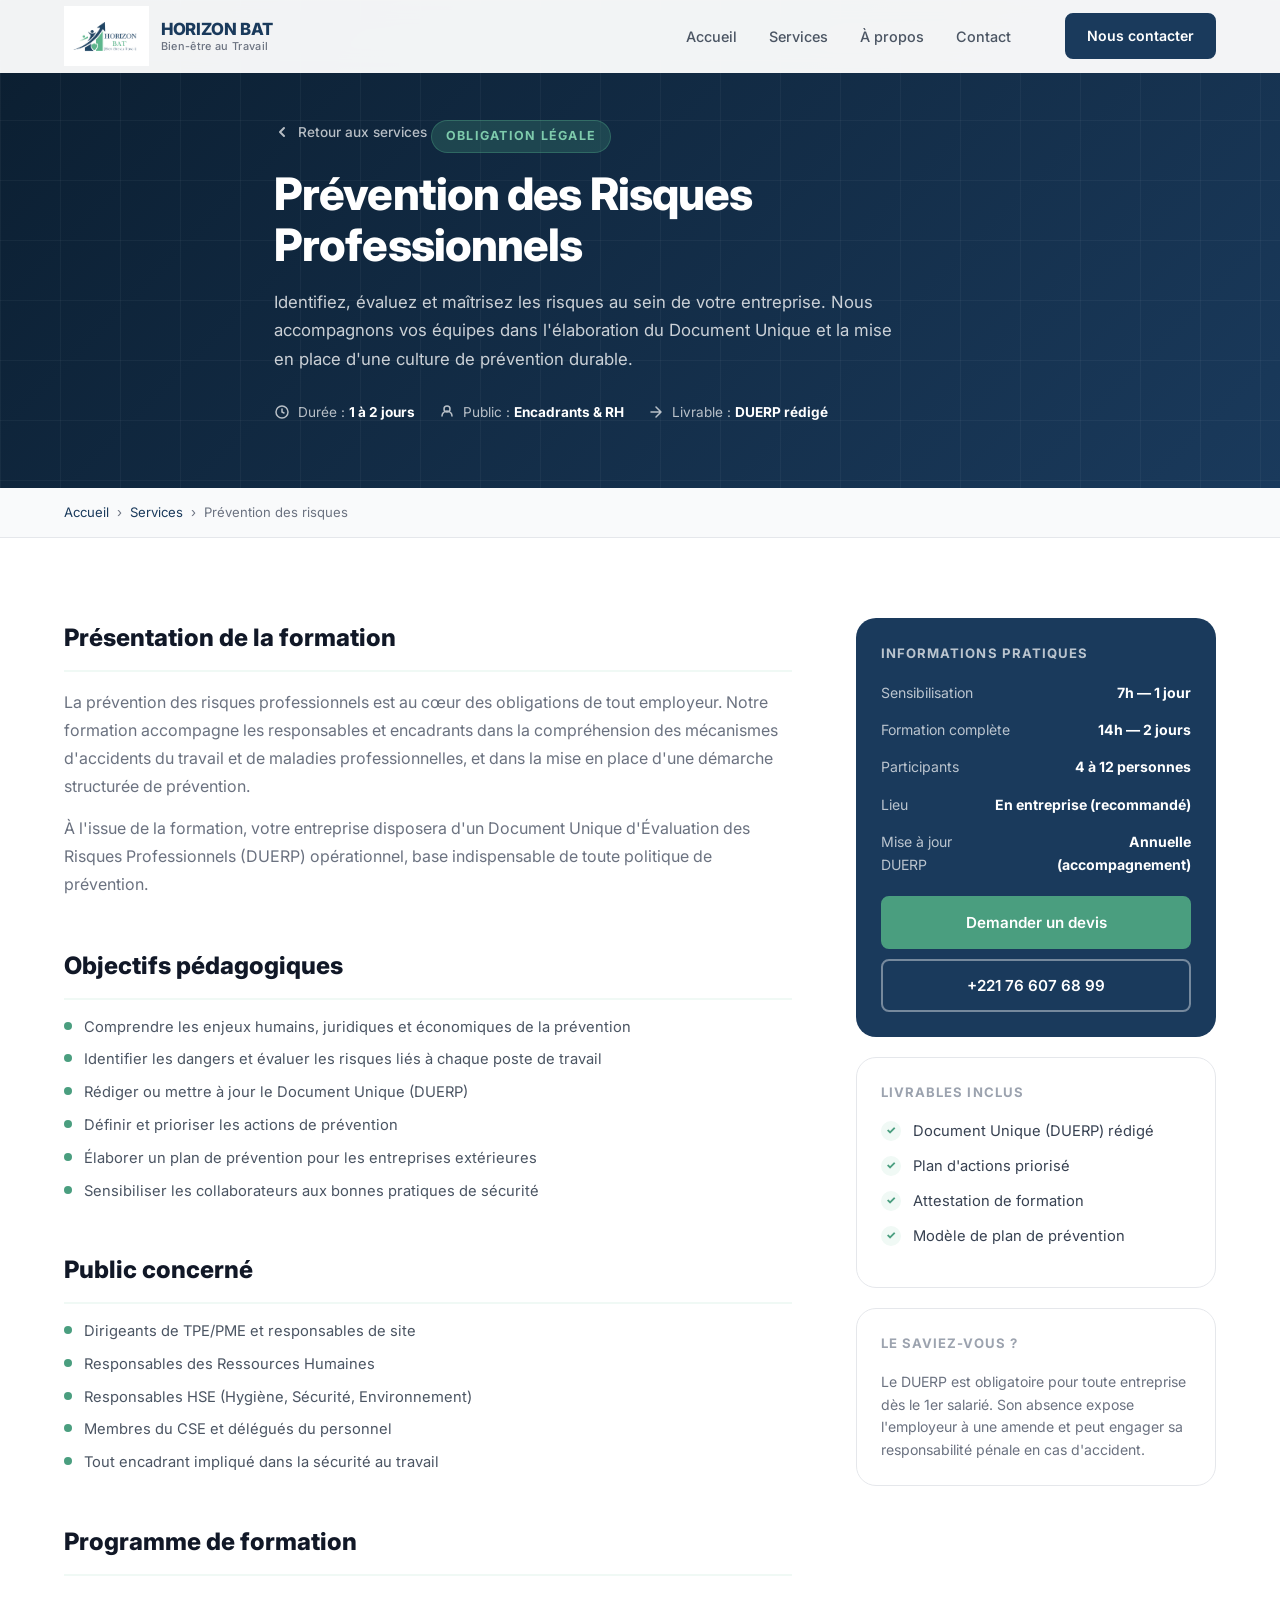
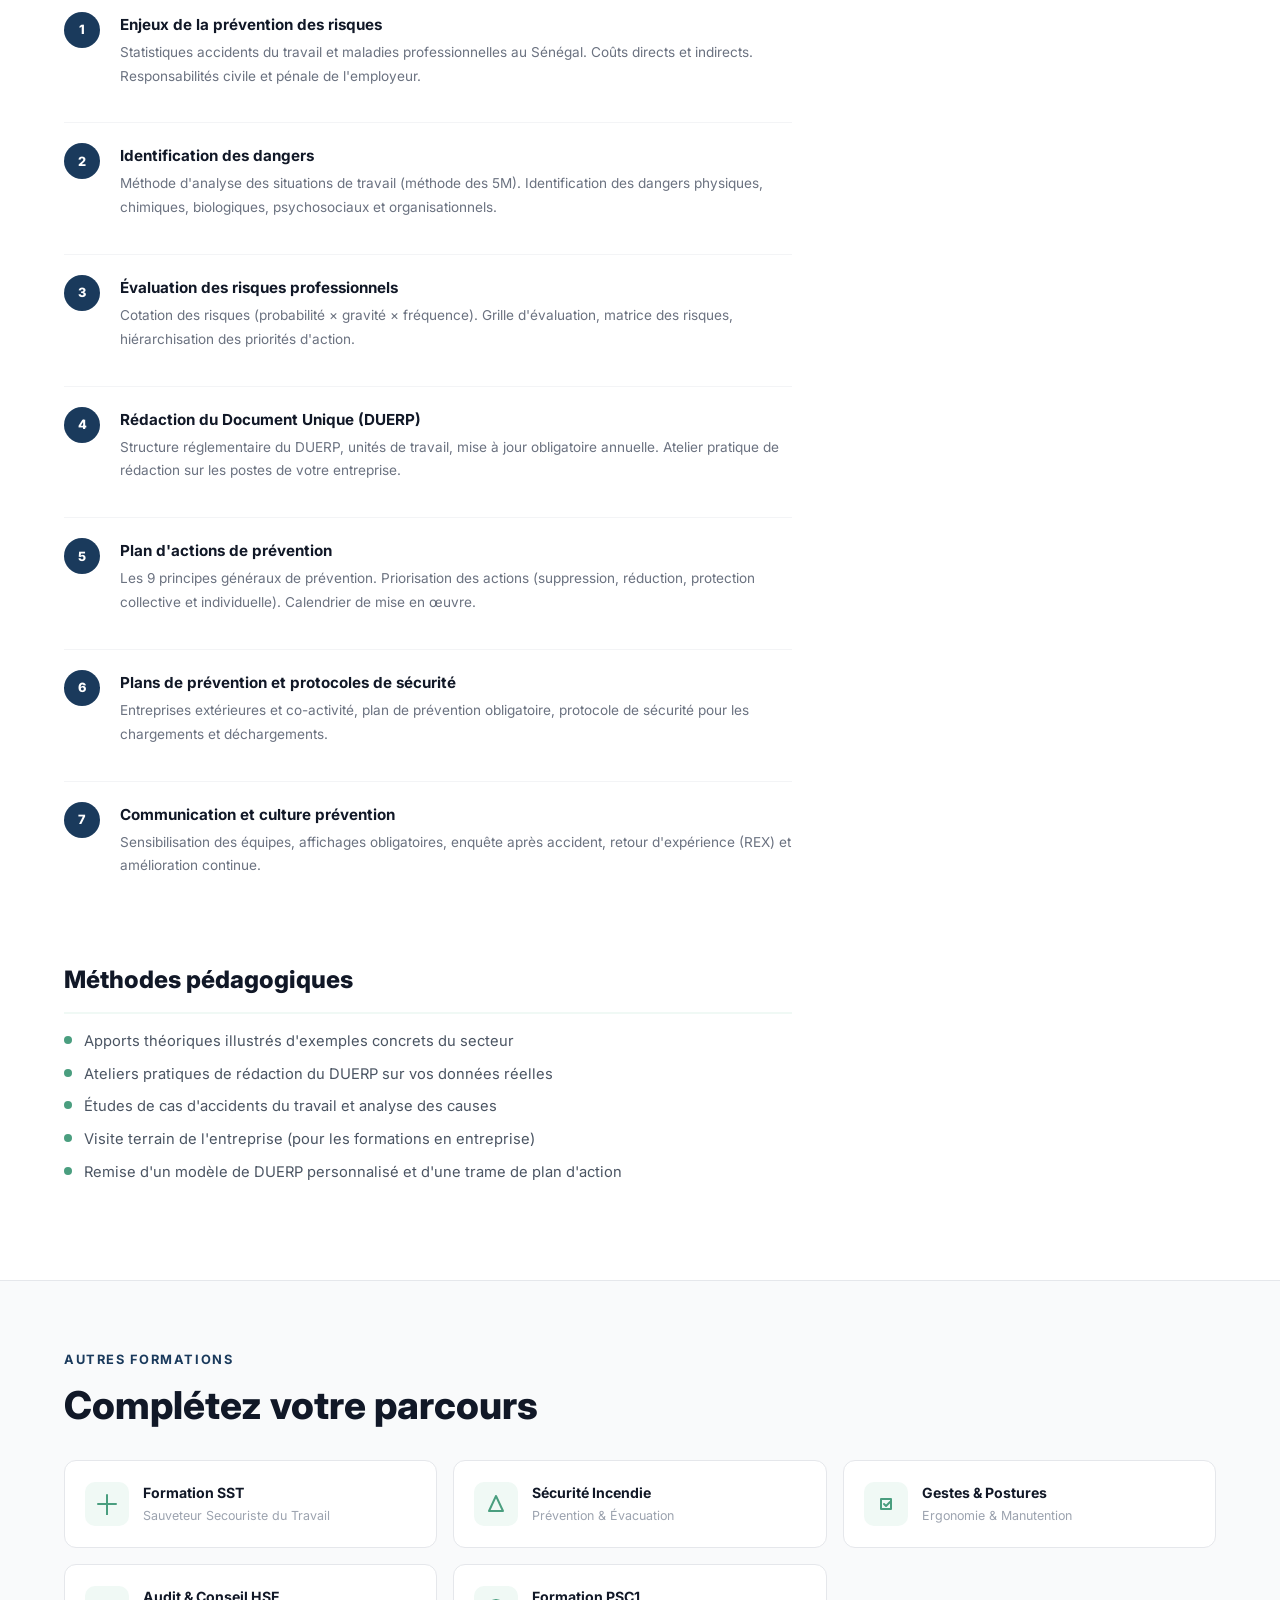
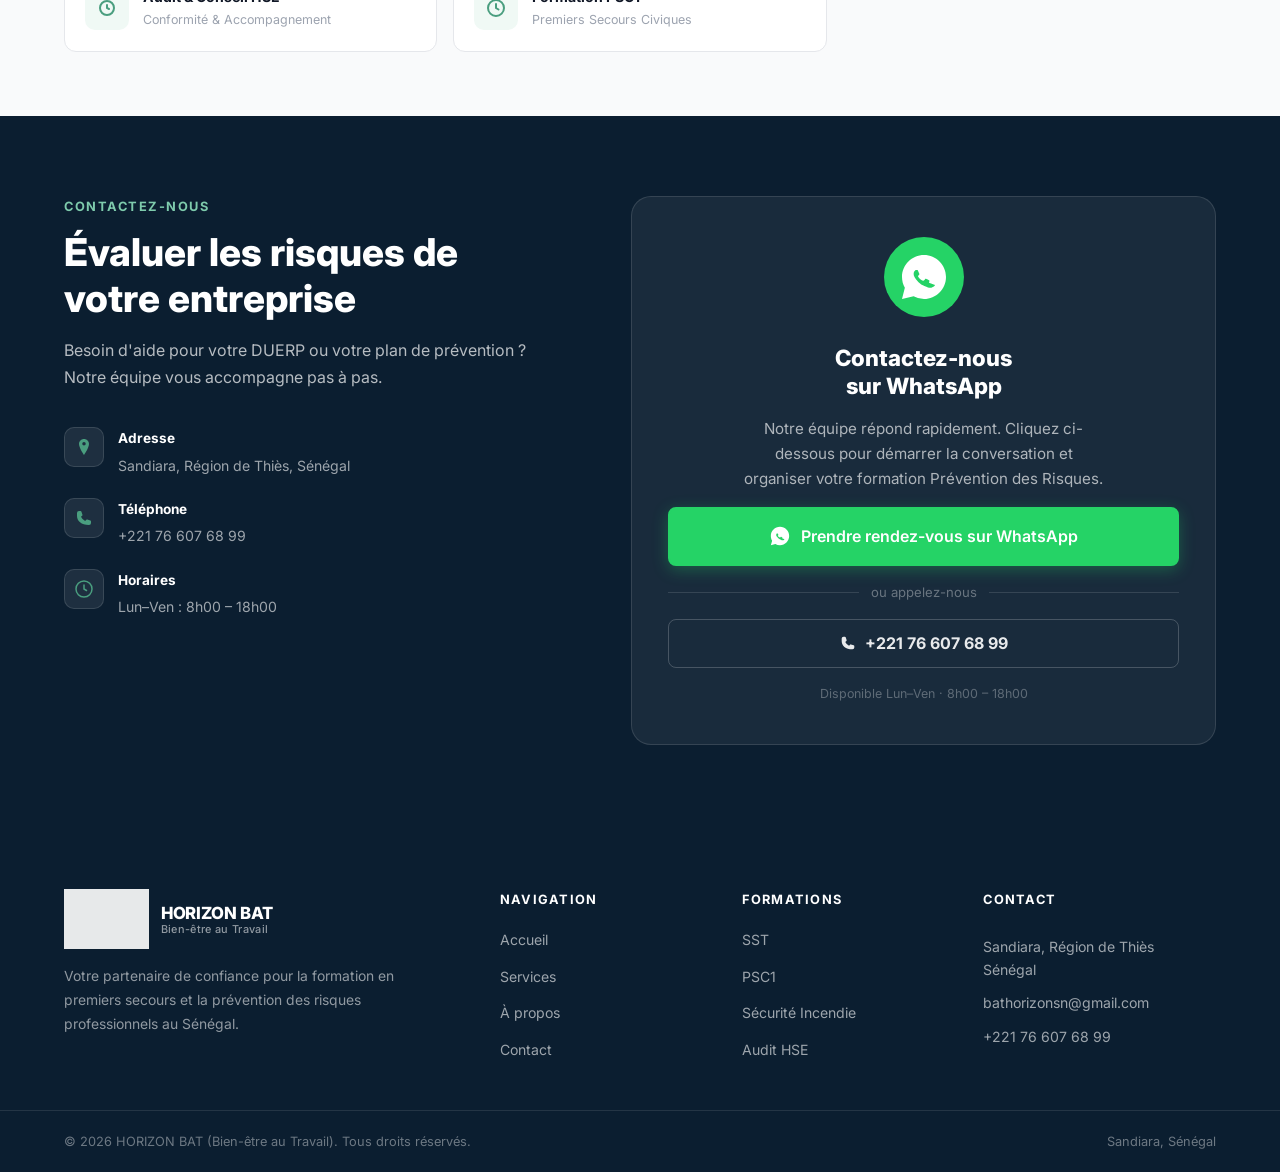
<file: prevention.html>
<!DOCTYPE html>
<html lang="fr">
<head>
  <meta charset="UTF-8" />
  <meta name="viewport" content="width=device-width, initial-scale=1.0" />
  <title>Prévention des Risques Professionnels | HORIZON BAT</title>
  <meta name="description" content="Formation prévention des risques professionnels à Sandiara, Sénégal. Document Unique (DUERP), analyse des risques, plan de prévention. Formation en entreprise." />
  <link rel="stylesheet" href="style.css" />
  <link rel="preconnect" href="https://fonts.googleapis.com" />
  <link rel="preconnect" href="https://fonts.gstatic.com" crossorigin />
  <link href="https://fonts.googleapis.com/css2?family=Inter:wght@300;400;500;600;700;800&display=swap" rel="stylesheet" />
</head>
<body>

  <header class="header" id="header">
    <div class="container header__inner">
      <a href="index.html" class="logo">
        <img src="logo.png" alt="HORIZON BAT" class="logo__img" style="height:60px;">
        <div class="logo__text"><span class="logo__name">HORIZON BAT</span><span class="logo__tagline">Bien-être au Travail</span></div>
      </a>
      <nav class="nav" id="nav">
        <ul class="nav__list">
          <li><a href="index.html#accueil" class="nav__link">Accueil</a></li>
          <li><a href="index.html#services" class="nav__link active">Services</a></li>
          <li><a href="index.html#apropos" class="nav__link">À propos</a></li>
          <li><a href="index.html#contact" class="nav__link">Contact</a></li>
        </ul>
      </nav>
      <a href="#contact" class="btn btn--primary header__cta">Nous contacter</a>
      <button class="burger" id="burger" aria-label="Menu"><span></span><span></span><span></span></button>
    </div>
  </header>

  <section class="page-hero">
    <div class="container page-hero__inner">
      <a href="index.html#services" class="page-hero__back"><svg width="16" height="16" viewBox="0 0 16 16" fill="none"><path d="M10 4L6 8l4 4" stroke="currentColor" stroke-width="2" stroke-linecap="round" stroke-linejoin="round"/></svg>Retour aux services</a>
      <div class="page-hero__badge">Obligation légale</div>
      <h1 class="page-hero__title">Prévention des Risques<br/>Professionnels</h1>
      <p class="page-hero__subtitle">Identifiez, évaluez et maîtrisez les risques au sein de votre entreprise. Nous accompagnons vos équipes dans l'élaboration du Document Unique et la mise en place d'une culture de prévention durable.</p>
      <div class="page-hero__meta">
        <div class="page-hero__meta-item"><svg width="16" height="16" viewBox="0 0 16 16" fill="none"><circle cx="8" cy="8" r="6" stroke="currentColor" stroke-width="1.5"/><path d="M8 5v3l2 1" stroke="currentColor" stroke-width="1.5" stroke-linecap="round"/></svg><span>Durée : <strong>1 à 2 jours</strong></span></div>
        <div class="page-hero__meta-item"><svg width="16" height="16" viewBox="0 0 16 16" fill="none"><path d="M8 2a3 3 0 1 0 0 6 3 3 0 0 0 0-6zm-5 10a5 5 0 0 1 10 0" stroke="currentColor" stroke-width="1.5" stroke-linecap="round"/></svg><span>Public : <strong>Encadrants & RH</strong></span></div>
        <div class="page-hero__meta-item"><svg width="16" height="16" viewBox="0 0 16 16" fill="none"><path d="M3 8h10M8 3l5 5-5 5" stroke="currentColor" stroke-width="1.5" stroke-linecap="round" stroke-linejoin="round"/></svg><span>Livrable : <strong>DUERP rédigé</strong></span></div>
      </div>
    </div>
  </section>

  <div class="breadcrumb">
    <div class="container breadcrumb__inner">
      <a href="index.html">Accueil</a><span class="breadcrumb__sep">›</span>
      <a href="index.html#services">Services</a><span class="breadcrumb__sep">›</span>
      <span>Prévention des risques</span>
    </div>
  </div>

  <section class="service-detail">
    <div class="container service-detail__inner">
      <div class="service-content">

        <h2>Présentation de la formation</h2>
        <p>La prévention des risques professionnels est au cœur des obligations de tout employeur. Notre formation accompagne les responsables et encadrants dans la compréhension des mécanismes d'accidents du travail et de maladies professionnelles, et dans la mise en place d'une démarche structurée de prévention.</p>
        <p>À l'issue de la formation, votre entreprise disposera d'un Document Unique d'Évaluation des Risques Professionnels (DUERP) opérationnel, base indispensable de toute politique de prévention.</p>

        <h2>Objectifs pédagogiques</h2>
        <ul class="objectives-list">
          <li>Comprendre les enjeux humains, juridiques et économiques de la prévention</li>
          <li>Identifier les dangers et évaluer les risques liés à chaque poste de travail</li>
          <li>Rédiger ou mettre à jour le Document Unique (DUERP)</li>
          <li>Définir et prioriser les actions de prévention</li>
          <li>Élaborer un plan de prévention pour les entreprises extérieures</li>
          <li>Sensibiliser les collaborateurs aux bonnes pratiques de sécurité</li>
        </ul>

        <h2>Public concerné</h2>
        <ul>
          <li>Dirigeants de TPE/PME et responsables de site</li>
          <li>Responsables des Ressources Humaines</li>
          <li>Responsables HSE (Hygiène, Sécurité, Environnement)</li>
          <li>Membres du CSE et délégués du personnel</li>
          <li>Tout encadrant impliqué dans la sécurité au travail</li>
        </ul>

        <h2>Programme de formation</h2>
        <div class="program-list">
          <div class="program-item">
            <div class="program-item__num">1</div>
            <div class="program-item__body">
              <div class="program-item__title">Enjeux de la prévention des risques</div>
              <p class="program-item__desc">Statistiques accidents du travail et maladies professionnelles au Sénégal. Coûts directs et indirects. Responsabilités civile et pénale de l'employeur.</p>
            </div>
          </div>
          <div class="program-item">
            <div class="program-item__num">2</div>
            <div class="program-item__body">
              <div class="program-item__title">Identification des dangers</div>
              <p class="program-item__desc">Méthode d'analyse des situations de travail (méthode des 5M). Identification des dangers physiques, chimiques, biologiques, psychosociaux et organisationnels.</p>
            </div>
          </div>
          <div class="program-item">
            <div class="program-item__num">3</div>
            <div class="program-item__body">
              <div class="program-item__title">Évaluation des risques professionnels</div>
              <p class="program-item__desc">Cotation des risques (probabilité × gravité × fréquence). Grille d'évaluation, matrice des risques, hiérarchisation des priorités d'action.</p>
            </div>
          </div>
          <div class="program-item">
            <div class="program-item__num">4</div>
            <div class="program-item__body">
              <div class="program-item__title">Rédaction du Document Unique (DUERP)</div>
              <p class="program-item__desc">Structure réglementaire du DUERP, unités de travail, mise à jour obligatoire annuelle. Atelier pratique de rédaction sur les postes de votre entreprise.</p>
            </div>
          </div>
          <div class="program-item">
            <div class="program-item__num">5</div>
            <div class="program-item__body">
              <div class="program-item__title">Plan d'actions de prévention</div>
              <p class="program-item__desc">Les 9 principes généraux de prévention. Priorisation des actions (suppression, réduction, protection collective et individuelle). Calendrier de mise en œuvre.</p>
            </div>
          </div>
          <div class="program-item">
            <div class="program-item__num">6</div>
            <div class="program-item__body">
              <div class="program-item__title">Plans de prévention et protocoles de sécurité</div>
              <p class="program-item__desc">Entreprises extérieures et co-activité, plan de prévention obligatoire, protocole de sécurité pour les chargements et déchargements.</p>
            </div>
          </div>
          <div class="program-item">
            <div class="program-item__num">7</div>
            <div class="program-item__body">
              <div class="program-item__title">Communication et culture prévention</div>
              <p class="program-item__desc">Sensibilisation des équipes, affichages obligatoires, enquête après accident, retour d'expérience (REX) et amélioration continue.</p>
            </div>
          </div>
        </div>

        <h2>Méthodes pédagogiques</h2>
        <ul>
          <li>Apports théoriques illustrés d'exemples concrets du secteur</li>
          <li>Ateliers pratiques de rédaction du DUERP sur vos données réelles</li>
          <li>Études de cas d'accidents du travail et analyse des causes</li>
          <li>Visite terrain de l'entreprise (pour les formations en entreprise)</li>
          <li>Remise d'un modèle de DUERP personnalisé et d'une trame de plan d'action</li>
        </ul>

      </div>

      <aside class="service-sidebar">
        <div class="sidebar-card sidebar-card--primary">
          <div class="sidebar-card__title">Informations pratiques</div>
          <div class="sidebar-info-list">
            <div class="sidebar-info-item"><span>Sensibilisation</span><strong>7h — 1 jour</strong></div>
            <div class="sidebar-info-item"><span>Formation complète</span><strong>14h — 2 jours</strong></div>
            <div class="sidebar-info-item"><span>Participants</span><strong>4 à 12 personnes</strong></div>
            <div class="sidebar-info-item"><span>Lieu</span><strong>En entreprise (recommandé)</strong></div>
            <div class="sidebar-info-item"><span>Mise à jour DUERP</span><strong>Annuelle (accompagnement)</strong></div>
          </div>
          <div style="margin-top:20px;" class="sidebar-card__cta">
            <a href="#contact" class="btn btn--green">Demander un devis</a>
            <a href="tel:+221766076899" class="btn btn--navy-outline">+221 76 607 68 99</a>
          </div>
        </div>
        <div class="sidebar-card">
          <div class="sidebar-card__title">Livrables inclus</div>
          <ul class="objectives-list">
            <li>Document Unique (DUERP) rédigé</li>
            <li>Plan d'actions priorisé</li>
            <li>Attestation de formation</li>
            <li>Modèle de plan de prévention</li>
          </ul>
        </div>
        <div class="sidebar-card">
          <div class="sidebar-card__title">Le saviez-vous ?</div>
          <p style="font-size:.88rem;color:var(--gray-500);line-height:1.6;">Le DUERP est obligatoire pour toute entreprise dès le 1er salarié. Son absence expose l'employeur à une amende et peut engager sa responsabilité pénale en cas d'accident.</p>
        </div>
      </aside>
    </div>
  </section>

  <section class="related-services">
    <div class="container">
      <p class="section__eyebrow">Autres formations</p>
      <h2 class="section__title" style="text-align:left;">Complétez votre parcours</h2>
      <div class="related-services__grid">
        <a href="sst.html" class="related-card"><div class="related-card__icon"><svg width="22" height="22" viewBox="0 0 22 22" fill="none"><path d="M11 2v20M2 11h18" stroke="#4a9e7f" stroke-width="2" stroke-linecap="round"/></svg></div><div><div class="related-card__title">Formation SST</div><div class="related-card__sub">Sauveteur Secouriste du Travail</div></div></a>
        <a href="incendie.html" class="related-card"><div class="related-card__icon"><svg width="22" height="22" viewBox="0 0 22 22" fill="none"><path d="M11 3L4 18h14L11 3z" stroke="#4a9e7f" stroke-width="2" stroke-linejoin="round"/></svg></div><div><div class="related-card__title">Sécurité Incendie</div><div class="related-card__sub">Prévention & Évacuation</div></div></a>
        <a href="gestes-postures.html" class="related-card"><div class="related-card__icon"><svg width="22" height="22" viewBox="0 0 22 22" fill="none"><path d="M6 6h10v10H6z" stroke="#4a9e7f" stroke-width="2" stroke-linejoin="round"/><path d="M9 11l2 2 4-4" stroke="#4a9e7f" stroke-width="2" stroke-linecap="round" stroke-linejoin="round"/></svg></div><div><div class="related-card__title">Gestes & Postures</div><div class="related-card__sub">Ergonomie & Manutention</div></div></a>
        <a href="audit-hse.html" class="related-card"><div class="related-card__icon"><svg width="22" height="22" viewBox="0 0 22 22" fill="none"><circle cx="11" cy="11" r="7" stroke="#4a9e7f" stroke-width="2"/><path d="M11 8v3l2 1" stroke="#4a9e7f" stroke-width="2" stroke-linecap="round"/></svg></div><div><div class="related-card__title">Audit & Conseil HSE</div><div class="related-card__sub">Conformité & Accompagnement</div></div></a>
        <a href="psc1.html" class="related-card"><div class="related-card__icon"><svg width="22" height="22" viewBox="0 0 22 22" fill="none"><circle cx="11" cy="11" r="8" stroke="#4a9e7f" stroke-width="2"/><path d="M11 7v4l2.5 1.5" stroke="#4a9e7f" stroke-width="2" stroke-linecap="round"/></svg></div><div><div class="related-card__title">Formation PSC1</div><div class="related-card__sub">Premiers Secours Civiques</div></div></a>
      </div>
    </div>
  </section>

  <section class="section page-contact" id="contact">
    <div class="container contact__inner">
      <div class="contact__info">
        <p class="section__eyebrow">Contactez-nous</p>
        <h2 class="section__title">Évaluer les risques de votre entreprise</h2>
        <p class="contact__text">Besoin d'aide pour votre DUERP ou votre plan de prévention ? Notre équipe vous accompagne pas à pas.</p>
        <div class="contact__details">
          <div class="contact__item"><div class="contact__item-icon"><svg width="20" height="20" viewBox="0 0 20 20" fill="none"><path d="M10 2C7.24 2 5 4.24 5 7c0 3.75 5 11 5 11s5-7.25 5-11c0-2.76-2.24-5-5-5zm0 6.5A1.5 1.5 0 1 1 10 5a1.5 1.5 0 0 1 0 3.5z" fill="#4a9e7f"/></svg></div><div><strong>Adresse</strong><span>Sandiara, Région de Thiès, Sénégal</span></div></div>
          <div class="contact__item"><div class="contact__item-icon"><svg width="20" height="20" viewBox="0 0 20 20" fill="none"><path d="M3 5a2 2 0 0 1 2-2h1.5a1 1 0 0 1 .95.68l1 3a1 1 0 0 1-.27 1.06l-1.22 1.1a9.05 9.05 0 0 0 4.2 4.2l1.1-1.22a1 1 0 0 1 1.06-.27l3 1A1 1 0 0 1 17 13.5V15a2 2 0 0 1-2 2C7.16 17 3 12.84 3 8V5z" fill="#4a9e7f"/></svg></div><div><strong>Téléphone</strong><a href="tel:+221766076899">+221 76 607 68 99</a></div></div>
          <div class="contact__item"><div class="contact__item-icon"><svg width="20" height="20" viewBox="0 0 20 20" fill="none"><circle cx="10" cy="10" r="8" stroke="#4a9e7f" stroke-width="1.5"/><path d="M10 6v4l2.5 1.5" stroke="#4a9e7f" stroke-width="1.5" stroke-linecap="round"/></svg></div><div><strong>Horaires</strong><span>Lun–Ven : 8h00 – 18h00</span></div></div>
        </div>
      </div>
      <div class="whatsapp-cta">
        <div class="whatsapp-cta__icon-wrap">
          <svg width="80" height="80" viewBox="0 0 80 80" fill="none" xmlns="http://www.w3.org/2000/svg">
            <circle cx="40" cy="40" r="40" fill="#25D366"/>
            <path d="M40 18C27.85 18 18 27.85 18 40c0 3.9 1.05 7.55 2.85 10.7L18 62l11.6-2.8A21.87 21.87 0 0 0 40 62c12.15 0 22-9.85 22-22S52.15 18 40 18zm11.05 30.1c-.45 1.25-2.65 2.4-3.65 2.55-.95.15-2.15.2-3.45-.2-1.3-.4-2.95-1-5.1-2.15-4.45-2.35-7.35-6.85-7.55-7.15-.2-.3-1.65-2.2-1.65-4.2s1.05-2.95 1.45-3.4c.4-.45.85-.55 1.15-.55.3 0 .55 0 .8.01.25.01.6-.1.95.72.35.8 1.2 2.8 1.3 3 .1.2.15.45 0 .7-.15.25-.2.4-.4.6-.2.2-.42.45-.6.6-.2.2-.4.4-.2.8.2.4.9 1.5 1.95 2.45 1.35 1.2 2.5 1.6 2.9 1.75.4.15.65.1.9-.05.25-.15 1.05-1.2 1.3-1.6.25-.4.5-.35.85-.2.35.15 2.2 1.05 2.6 1.25.4.2.65.3.75.45.1.2.1 1.1-.35 2.35z" fill="white"/>
          </svg>
        </div>
        <h3 class="whatsapp-cta__title">Contactez-nous<br/>sur WhatsApp</h3>
        <p class="whatsapp-cta__text">Notre équipe répond rapidement. Cliquez ci-dessous pour démarrer la conversation et organiser votre formation Prévention des Risques.</p>
        <a href="https://wa.me/221766076899?text=Bonjour%2C%20je%20souhaite%20prendre%20rendez-vous%20avec%20HORIZON%20BAT" class="btn btn--whatsapp btn--lg" target="_blank" rel="noopener noreferrer">
          <svg width="22" height="22" viewBox="0 0 24 24" fill="none"><path d="M12 2C6.48 2 2 6.48 2 12c0 1.9.52 3.67 1.42 5.19L2 22l4.93-1.38A9.96 9.96 0 0 0 12 22c5.52 0 10-4.48 10-10S17.52 2 12 2zm4.93 13.56c-.19.53-1.12 1.02-1.55 1.08-.4.06-.91.09-1.46-.09-.55-.17-1.25-.43-2.17-.91-1.89-1-3.12-2.91-3.21-3.04-.09-.13-.7-.93-.7-1.78s.44-1.25.62-1.44c.17-.19.36-.23.49-.23h.34c.11 0 .25-.04.4.3.15.34.51 1.19.55 1.27.04.09.06.19 0 .3-.06.11-.09.17-.17.26-.09.09-.18.19-.26.26-.08.08-.17.17-.07.34.09.17.38.64.83 1.04.57.51 1.06.68 1.23.74.17.06.28.04.38-.02.11-.06.45-.51.56-.68.11-.17.21-.15.36-.09.15.06.94.45 1.1.53.17.09.28.13.32.19.04.09.04.47-.15 1z" fill="white"/></svg>
          Prendre rendez-vous sur WhatsApp
        </a>
        <div class="whatsapp-cta__divider"><span>ou appelez-nous</span></div>
        <a href="tel:+221766076899" class="whatsapp-cta__phone">
          <svg width="18" height="18" viewBox="0 0 20 20" fill="none"><path d="M3 5a2 2 0 0 1 2-2h1.5a1 1 0 0 1 .95.68l1 3a1 1 0 0 1-.27 1.06l-1.22 1.1a9.05 9.05 0 0 0 4.2 4.2l1.1-1.22a1 1 0 0 1 1.06-.27l3 1A1 1 0 0 1 17 13.5V15a2 2 0 0 1-2 2C7.16 17 3 12.84 3 8V5z" fill="currentColor"/></svg>
          +221 76 607 68 99
        </a>
        <p class="whatsapp-cta__hours">Disponible Lun–Ven · 8h00 – 18h00</p>
      </div>
    </div>
  </section>

  <footer class="footer">
    <div class="container footer__inner">
      <div class="footer__brand">
        <div class="logo logo--light">
          <img src="logo.png" alt="HORIZON BAT" class="logo__img logo__img--footer" style="height:60px;">
          <div class="logo__text"><span class="logo__name">HORIZON BAT</span><span class="logo__tagline">Bien-être au Travail</span></div>
        </div>
        <p class="footer__desc">Votre partenaire de confiance pour la formation en premiers secours et la prévention des risques professionnels au Sénégal.</p>
      </div>
      <div class="footer__links"><h4>Navigation</h4><ul><li><a href="index.html">Accueil</a></li><li><a href="index.html#services">Services</a></li><li><a href="index.html#apropos">À propos</a></li><li><a href="#contact">Contact</a></li></ul></div>
      <div class="footer__links"><h4>Formations</h4><ul><li><a href="sst.html">SST</a></li><li><a href="psc1.html">PSC1</a></li><li><a href="incendie.html">Sécurité Incendie</a></li><li><a href="audit-hse.html">Audit HSE</a></li></ul></div>
      <div class="footer__contact"><h4>Contact</h4><p>Sandiara, Région de Thiès<br/>Sénégal</p><a href="mailto:bathorizonsn@gmail.com">bathorizonsn@gmail.com</a><a href="tel:+221766076899">+221 76 607 68 99</a></div>
    </div>
    <div class="footer__bottom"><div class="container"><p>&copy; 2026 HORIZON BAT (Bien-être au Travail). Tous droits réservés.</p><p>Sandiara, Sénégal</p></div></div>
  </footer>
  <script src="main.js"></script>
</body>
</html>
</file>
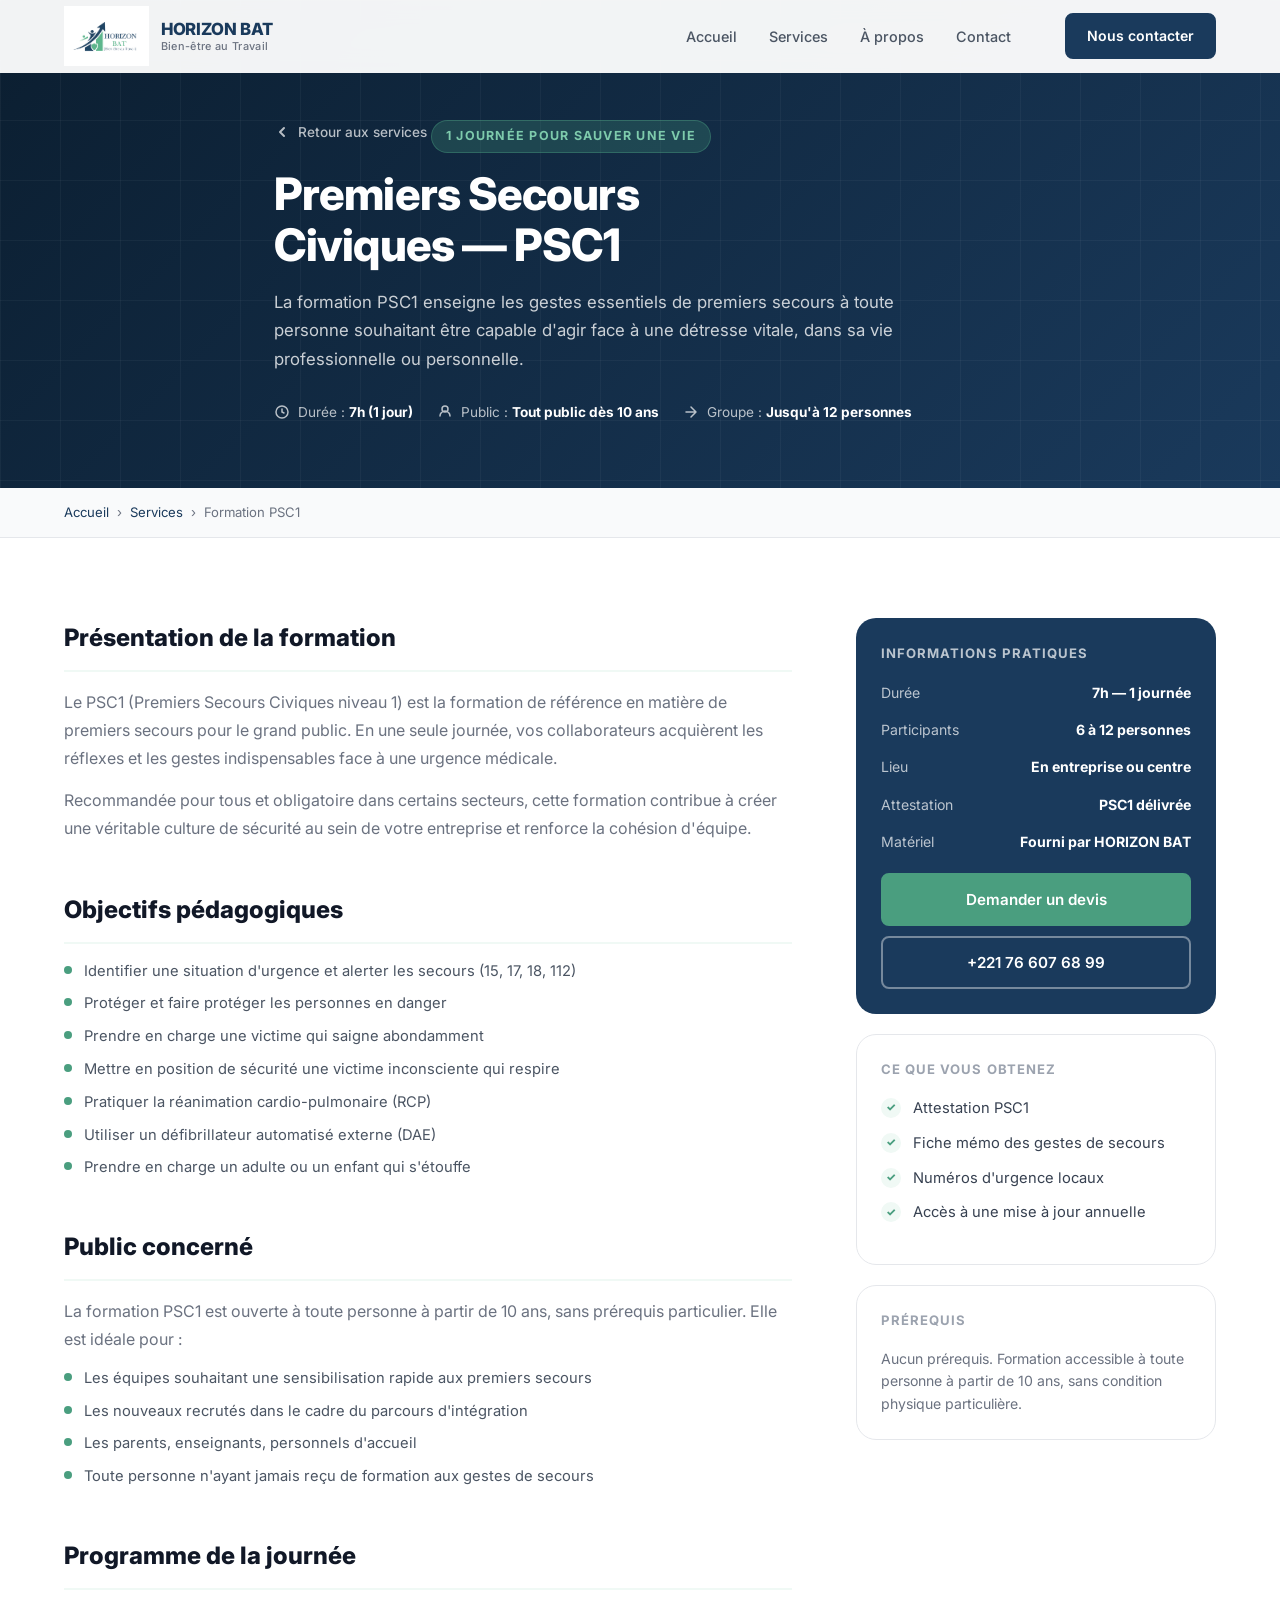
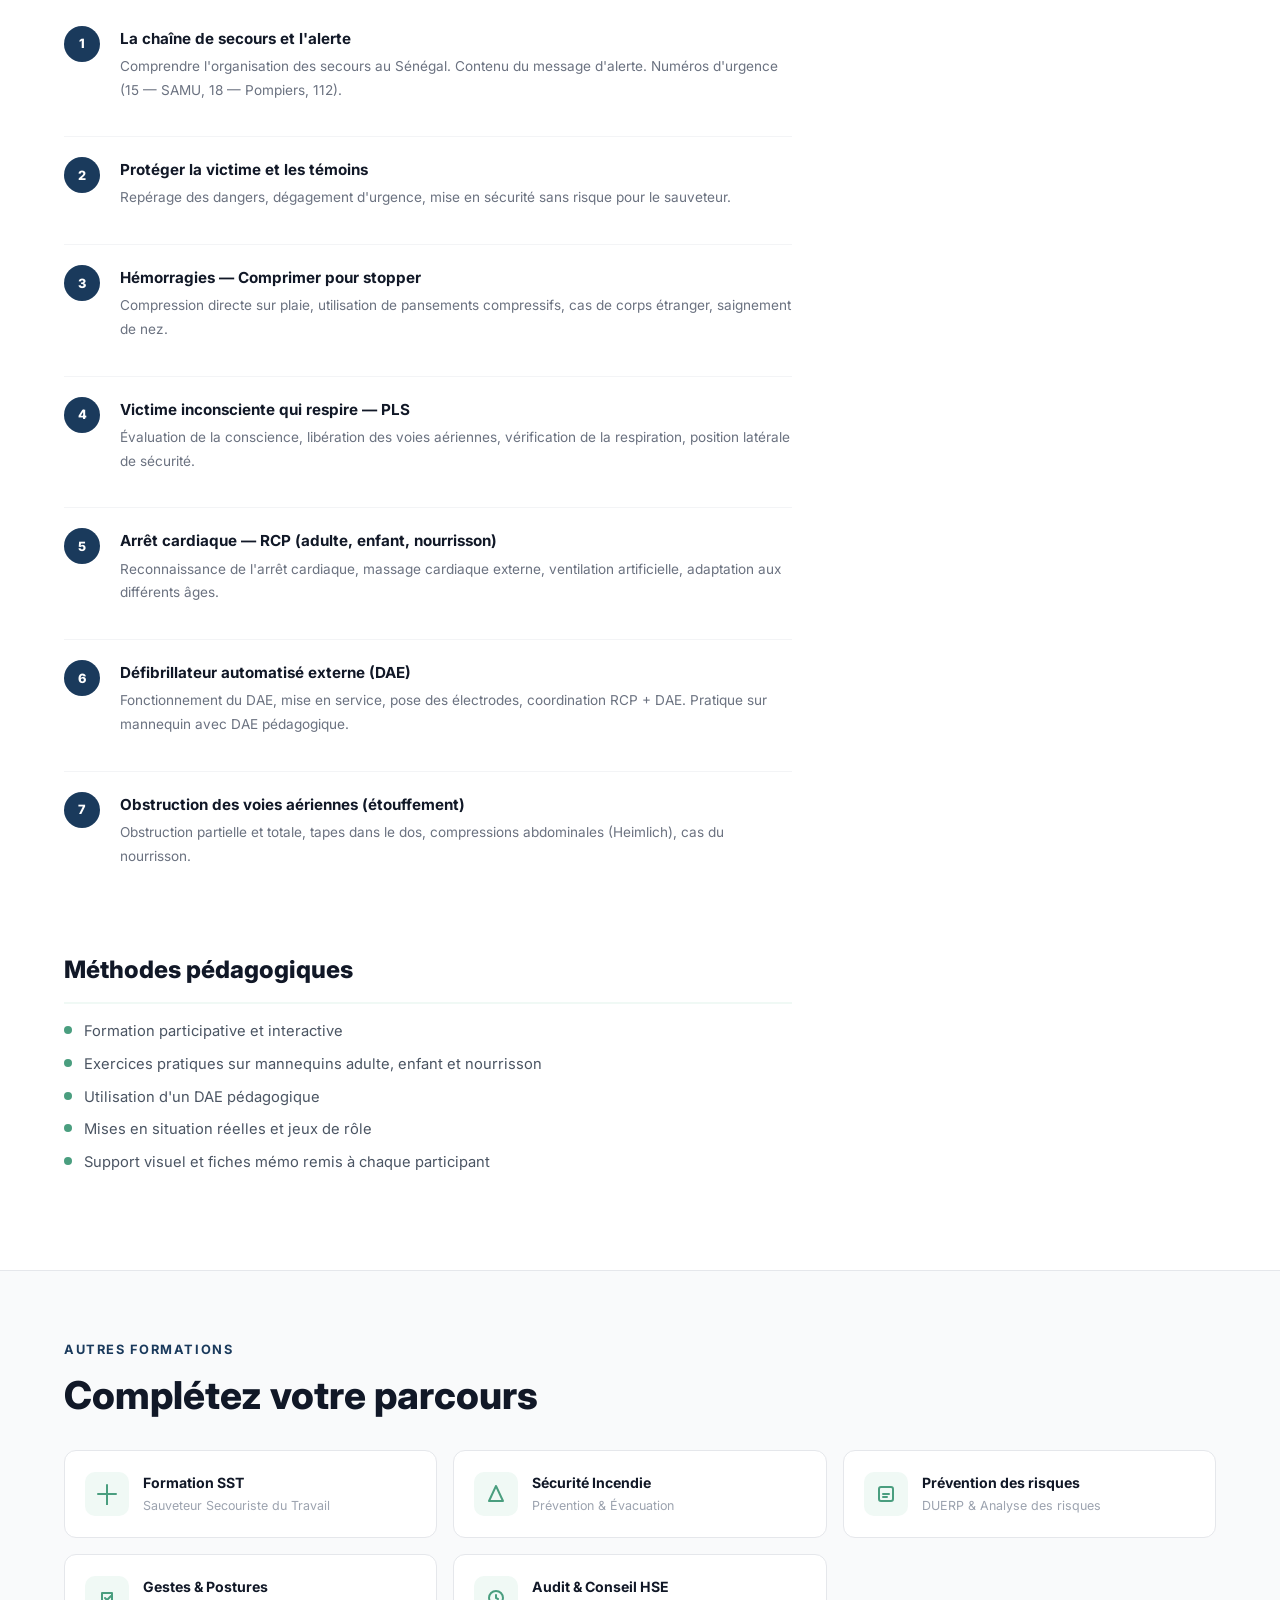
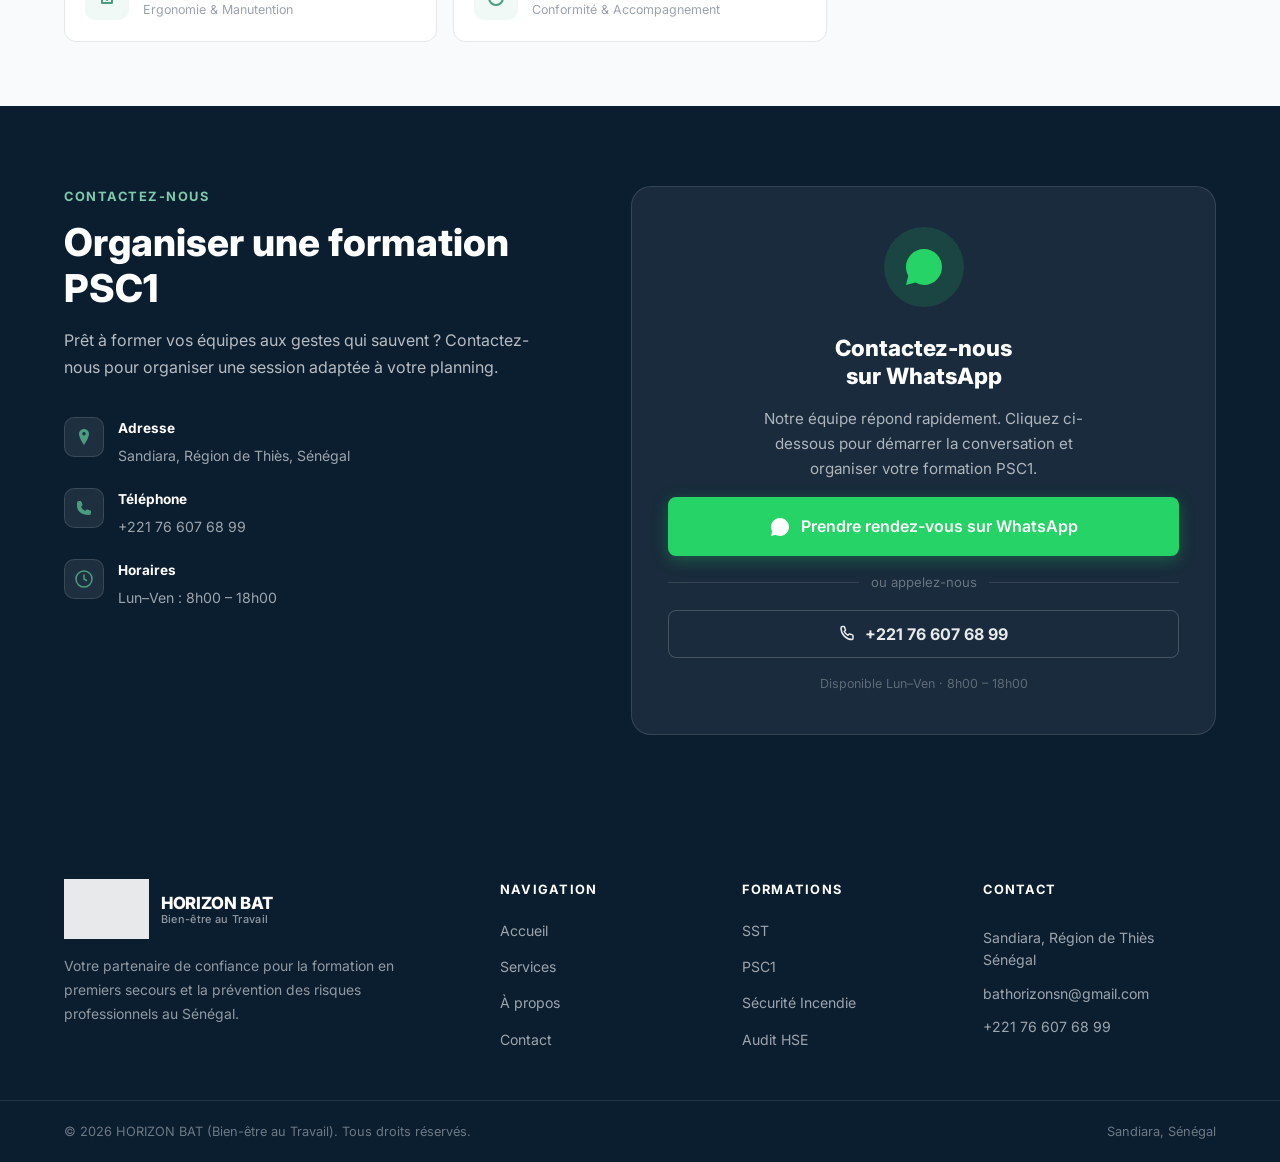
<file: psc1.html>
<!DOCTYPE html>
<html lang="fr">
<head>
  <meta charset="UTF-8" />
  <meta name="viewport" content="width=device-width, initial-scale=1.0" />
  <title>Formation PSC1 — Premiers Secours Civiques | HORIZON BAT</title>
  <meta name="description" content="Formation PSC1 à Sandiara, Sénégal. Apprenez les gestes de premiers secours en 1 journée : RCP, DAE, hémorragie, victime inconsciente." />
  <link rel="stylesheet" href="style.css" />
  <link rel="preconnect" href="https://fonts.googleapis.com" />
  <link rel="preconnect" href="https://fonts.gstatic.com" crossorigin />
  <link href="https://fonts.googleapis.com/css2?family=Inter:wght@300;400;500;600;700;800&display=swap" rel="stylesheet" />
</head>
<body>

  <header class="header" id="header">
    <div class="container header__inner">
      <a href="index.html" class="logo">
        <img src="logo.png" alt="HORIZON BAT" class="logo__img" style="height:60px;">
        <div class="logo__text"><span class="logo__name">HORIZON BAT</span><span class="logo__tagline">Bien-être au Travail</span></div>
      </a>
      <nav class="nav" id="nav">
        <ul class="nav__list">
          <li><a href="index.html#accueil" class="nav__link">Accueil</a></li>
          <li><a href="index.html#services" class="nav__link active">Services</a></li>
          <li><a href="index.html#apropos" class="nav__link">À propos</a></li>
          <li><a href="index.html#contact" class="nav__link">Contact</a></li>
        </ul>
      </nav>
      <a href="#contact" class="btn btn--primary header__cta">Nous contacter</a>
      <button class="burger" id="burger" aria-label="Menu"><span></span><span></span><span></span></button>
    </div>
  </header>

  <section class="page-hero">
    <div class="container page-hero__inner">
      <a href="index.html#services" class="page-hero__back"><svg width="16" height="16" viewBox="0 0 16 16" fill="none"><path d="M10 4L6 8l4 4" stroke="currentColor" stroke-width="2" stroke-linecap="round" stroke-linejoin="round"/></svg>Retour aux services</a>
      <div class="page-hero__badge">1 journée pour sauver une vie</div>
      <h1 class="page-hero__title">Premiers Secours<br/>Civiques — PSC1</h1>
      <p class="page-hero__subtitle">La formation PSC1 enseigne les gestes essentiels de premiers secours à toute personne souhaitant être capable d'agir face à une détresse vitale, dans sa vie professionnelle ou personnelle.</p>
      <div class="page-hero__meta">
        <div class="page-hero__meta-item"><svg width="16" height="16" viewBox="0 0 16 16" fill="none"><circle cx="8" cy="8" r="6" stroke="currentColor" stroke-width="1.5"/><path d="M8 5v3l2 1" stroke="currentColor" stroke-width="1.5" stroke-linecap="round"/></svg><span>Durée : <strong>7h (1 jour)</strong></span></div>
        <div class="page-hero__meta-item"><svg width="16" height="16" viewBox="0 0 16 16" fill="none"><path d="M8 2a3 3 0 1 0 0 6 3 3 0 0 0 0-6zm-5 10a5 5 0 0 1 10 0" stroke="currentColor" stroke-width="1.5" stroke-linecap="round"/></svg><span>Public : <strong>Tout public dès 10 ans</strong></span></div>
        <div class="page-hero__meta-item"><svg width="16" height="16" viewBox="0 0 16 16" fill="none"><path d="M3 8h10M8 3l5 5-5 5" stroke="currentColor" stroke-width="1.5" stroke-linecap="round" stroke-linejoin="round"/></svg><span>Groupe : <strong>Jusqu'à 12 personnes</strong></span></div>
      </div>
    </div>
  </section>

  <div class="breadcrumb">
    <div class="container breadcrumb__inner">
      <a href="index.html">Accueil</a><span class="breadcrumb__sep">›</span>
      <a href="index.html#services">Services</a><span class="breadcrumb__sep">›</span>
      <span>Formation PSC1</span>
    </div>
  </div>

  <section class="service-detail">
    <div class="container service-detail__inner">
      <div class="service-content">

        <h2>Présentation de la formation</h2>
        <p>Le PSC1 (Premiers Secours Civiques niveau 1) est la formation de référence en matière de premiers secours pour le grand public. En une seule journée, vos collaborateurs acquièrent les réflexes et les gestes indispensables face à une urgence médicale.</p>
        <p>Recommandée pour tous et obligatoire dans certains secteurs, cette formation contribue à créer une véritable culture de sécurité au sein de votre entreprise et renforce la cohésion d'équipe.</p>

        <h2>Objectifs pédagogiques</h2>
        <ul class="objectives-list">
          <li>Identifier une situation d'urgence et alerter les secours (15, 17, 18, 112)</li>
          <li>Protéger et faire protéger les personnes en danger</li>
          <li>Prendre en charge une victime qui saigne abondamment</li>
          <li>Mettre en position de sécurité une victime inconsciente qui respire</li>
          <li>Pratiquer la réanimation cardio-pulmonaire (RCP)</li>
          <li>Utiliser un défibrillateur automatisé externe (DAE)</li>
          <li>Prendre en charge un adulte ou un enfant qui s'étouffe</li>
        </ul>

        <h2>Public concerné</h2>
        <p>La formation PSC1 est ouverte à toute personne à partir de 10 ans, sans prérequis particulier. Elle est idéale pour :</p>
        <ul>
          <li>Les équipes souhaitant une sensibilisation rapide aux premiers secours</li>
          <li>Les nouveaux recrutés dans le cadre du parcours d'intégration</li>
          <li>Les parents, enseignants, personnels d'accueil</li>
          <li>Toute personne n'ayant jamais reçu de formation aux gestes de secours</li>
        </ul>

        <h2>Programme de la journée</h2>
        <div class="program-list">
          <div class="program-item">
            <div class="program-item__num">1</div>
            <div class="program-item__body">
              <div class="program-item__title">La chaîne de secours et l'alerte</div>
              <p class="program-item__desc">Comprendre l'organisation des secours au Sénégal. Contenu du message d'alerte. Numéros d'urgence (15 — SAMU, 18 — Pompiers, 112).</p>
            </div>
          </div>
          <div class="program-item">
            <div class="program-item__num">2</div>
            <div class="program-item__body">
              <div class="program-item__title">Protéger la victime et les témoins</div>
              <p class="program-item__desc">Repérage des dangers, dégagement d'urgence, mise en sécurité sans risque pour le sauveteur.</p>
            </div>
          </div>
          <div class="program-item">
            <div class="program-item__num">3</div>
            <div class="program-item__body">
              <div class="program-item__title">Hémorragies — Comprimer pour stopper</div>
              <p class="program-item__desc">Compression directe sur plaie, utilisation de pansements compressifs, cas de corps étranger, saignement de nez.</p>
            </div>
          </div>
          <div class="program-item">
            <div class="program-item__num">4</div>
            <div class="program-item__body">
              <div class="program-item__title">Victime inconsciente qui respire — PLS</div>
              <p class="program-item__desc">Évaluation de la conscience, libération des voies aériennes, vérification de la respiration, position latérale de sécurité.</p>
            </div>
          </div>
          <div class="program-item">
            <div class="program-item__num">5</div>
            <div class="program-item__body">
              <div class="program-item__title">Arrêt cardiaque — RCP (adulte, enfant, nourrisson)</div>
              <p class="program-item__desc">Reconnaissance de l'arrêt cardiaque, massage cardiaque externe, ventilation artificielle, adaptation aux différents âges.</p>
            </div>
          </div>
          <div class="program-item">
            <div class="program-item__num">6</div>
            <div class="program-item__body">
              <div class="program-item__title">Défibrillateur automatisé externe (DAE)</div>
              <p class="program-item__desc">Fonctionnement du DAE, mise en service, pose des électrodes, coordination RCP + DAE. Pratique sur mannequin avec DAE pédagogique.</p>
            </div>
          </div>
          <div class="program-item">
            <div class="program-item__num">7</div>
            <div class="program-item__body">
              <div class="program-item__title">Obstruction des voies aériennes (étouffement)</div>
              <p class="program-item__desc">Obstruction partielle et totale, tapes dans le dos, compressions abdominales (Heimlich), cas du nourrisson.</p>
            </div>
          </div>
        </div>

        <h2>Méthodes pédagogiques</h2>
        <ul>
          <li>Formation participative et interactive</li>
          <li>Exercices pratiques sur mannequins adulte, enfant et nourrisson</li>
          <li>Utilisation d'un DAE pédagogique</li>
          <li>Mises en situation réelles et jeux de rôle</li>
          <li>Support visuel et fiches mémo remis à chaque participant</li>
        </ul>

      </div>

      <aside class="service-sidebar">
        <div class="sidebar-card sidebar-card--primary">
          <div class="sidebar-card__title">Informations pratiques</div>
          <div class="sidebar-info-list">
            <div class="sidebar-info-item"><span>Durée</span><strong>7h — 1 journée</strong></div>
            <div class="sidebar-info-item"><span>Participants</span><strong>6 à 12 personnes</strong></div>
            <div class="sidebar-info-item"><span>Lieu</span><strong>En entreprise ou centre</strong></div>
            <div class="sidebar-info-item"><span>Attestation</span><strong>PSC1 délivrée</strong></div>
            <div class="sidebar-info-item"><span>Matériel</span><strong>Fourni par HORIZON BAT</strong></div>
          </div>
          <div style="margin-top:20px;" class="sidebar-card__cta">
            <a href="#contact" class="btn btn--green">Demander un devis</a>
            <a href="tel:+221766076899" class="btn btn--navy-outline">+221 76 607 68 99</a>
          </div>
        </div>
        <div class="sidebar-card">
          <div class="sidebar-card__title">Ce que vous obtenez</div>
          <ul class="objectives-list">
            <li>Attestation PSC1</li>
            <li>Fiche mémo des gestes de secours</li>
            <li>Numéros d'urgence locaux</li>
            <li>Accès à une mise à jour annuelle</li>
          </ul>
        </div>
        <div class="sidebar-card">
          <div class="sidebar-card__title">Prérequis</div>
          <p style="font-size:.88rem;color:var(--gray-500);line-height:1.6;">Aucun prérequis. Formation accessible à toute personne à partir de 10 ans, sans condition physique particulière.</p>
        </div>
      </aside>
    </div>
  </section>

  <section class="related-services">
    <div class="container">
      <p class="section__eyebrow">Autres formations</p>
      <h2 class="section__title" style="text-align:left;">Complétez votre parcours</h2>
      <div class="related-services__grid">
        <a href="sst.html" class="related-card"><div class="related-card__icon"><svg width="22" height="22" viewBox="0 0 22 22" fill="none"><path d="M11 2v20M2 11h18" stroke="#4a9e7f" stroke-width="2" stroke-linecap="round"/></svg></div><div><div class="related-card__title">Formation SST</div><div class="related-card__sub">Sauveteur Secouriste du Travail</div></div></a>
        <a href="incendie.html" class="related-card"><div class="related-card__icon"><svg width="22" height="22" viewBox="0 0 22 22" fill="none"><path d="M11 3L4 18h14L11 3z" stroke="#4a9e7f" stroke-width="2" stroke-linejoin="round"/></svg></div><div><div class="related-card__title">Sécurité Incendie</div><div class="related-card__sub">Prévention & Évacuation</div></div></a>
        <a href="prevention.html" class="related-card"><div class="related-card__icon"><svg width="22" height="22" viewBox="0 0 22 22" fill="none"><rect x="4" y="4" width="14" height="14" rx="2" stroke="#4a9e7f" stroke-width="2"/><path d="M8 11h6M8 14h4" stroke="#4a9e7f" stroke-width="2" stroke-linecap="round"/></svg></div><div><div class="related-card__title">Prévention des risques</div><div class="related-card__sub">DUERP & Analyse des risques</div></div></a>
        <a href="gestes-postures.html" class="related-card"><div class="related-card__icon"><svg width="22" height="22" viewBox="0 0 22 22" fill="none"><path d="M6 6h10v10H6z" stroke="#4a9e7f" stroke-width="2" stroke-linejoin="round"/><path d="M9 11l2 2 4-4" stroke="#4a9e7f" stroke-width="2" stroke-linecap="round" stroke-linejoin="round"/></svg></div><div><div class="related-card__title">Gestes & Postures</div><div class="related-card__sub">Ergonomie & Manutention</div></div></a>
        <a href="audit-hse.html" class="related-card"><div class="related-card__icon"><svg width="22" height="22" viewBox="0 0 22 22" fill="none"><circle cx="11" cy="11" r="7" stroke="#4a9e7f" stroke-width="2"/><path d="M11 8v3l2 1" stroke="#4a9e7f" stroke-width="2" stroke-linecap="round"/></svg></div><div><div class="related-card__title">Audit & Conseil HSE</div><div class="related-card__sub">Conformité & Accompagnement</div></div></a>
      </div>
    </div>
  </section>

  <section class="section page-contact" id="contact">
    <div class="container contact__inner">
      <div class="contact__info">
        <p class="section__eyebrow">Contactez-nous</p>
        <h2 class="section__title">Organiser une formation PSC1</h2>
        <p class="contact__text">Prêt à former vos équipes aux gestes qui sauvent ? Contactez-nous pour organiser une session adaptée à votre planning.</p>
        <div class="contact__details">
          <div class="contact__item"><div class="contact__item-icon"><svg width="20" height="20" viewBox="0 0 20 20" fill="none"><path d="M10 2C7.24 2 5 4.24 5 7c0 3.75 5 11 5 11s5-7.25 5-11c0-2.76-2.24-5-5-5zm0 6.5A1.5 1.5 0 1 1 10 5a1.5 1.5 0 0 1 0 3.5z" fill="#4a9e7f"/></svg></div><div><strong>Adresse</strong><span>Sandiara, Région de Thiès, Sénégal</span></div></div>
          <div class="contact__item"><div class="contact__item-icon"><svg width="20" height="20" viewBox="0 0 20 20" fill="none"><path d="M3 5a2 2 0 0 1 2-2h1.5a1 1 0 0 1 .95.68l1 3a1 1 0 0 1-.27 1.06l-1.22 1.1a9.05 9.05 0 0 0 4.2 4.2l1.1-1.22a1 1 0 0 1 1.06-.27l3 1A1 1 0 0 1 17 13.5V15a2 2 0 0 1-2 2C7.16 17 3 12.84 3 8V5z" fill="#4a9e7f"/></svg></div><div><strong>Téléphone</strong><a href="tel:+221766076899">+221 76 607 68 99</a></div></div>
          <div class="contact__item"><div class="contact__item-icon"><svg width="20" height="20" viewBox="0 0 20 20" fill="none"><circle cx="10" cy="10" r="8" stroke="#4a9e7f" stroke-width="1.5"/><path d="M10 6v4l2.5 1.5" stroke="#4a9e7f" stroke-width="1.5" stroke-linecap="round"/></svg></div><div><strong>Horaires</strong><span>Lun–Ven : 8h00 – 18h00</span></div></div>
        </div>
      </div>
      <div class="whatsapp-cta">
        <div class="whatsapp-cta__icon-wrap">
          <svg width="80" height="80" viewBox="0 0 80 80" fill="none"><circle cx="40" cy="40" r="40" fill="rgba(37,211,102,.15)"/><path d="M54.6 45.5c-.42-.21-2.5-1.23-2.88-1.37-.39-.14-.67-.21-.95.21-.28.42-1.09 1.37-1.33 1.65-.24.28-.49.32-.91.11-.42-.21-1.78-.66-3.39-2.09-1.25-1.12-2.1-2.5-2.35-2.92-.24-.42-.03-.65.18-.86.19-.19.42-.49.63-.73.21-.25.28-.42.42-.7.14-.28.07-.53-.04-.74-.11-.21-.95-2.29-1.3-3.13-.34-.82-.69-.71-.95-.72-.24-.01-.53-.01-.81-.01-.28 0-.73.11-1.12.53-.39.42-1.47 1.44-1.47 3.51 0 2.08 1.51 4.08 1.72 4.36.21.28 2.97 4.54 7.2 6.37 1.01.43 1.79.69 2.4.89 1.01.32 1.93.27 2.66.16.81-.12 2.5-1.02 2.85-2.01.35-.98.35-1.83.25-2.01-.1-.18-.39-.28-.81-.49zM40 22c-9.94 0-18 8.06-18 18 0 3.17.82 6.14 2.26 8.72L22 58l9.43-2.47A17.93 17.93 0 0040 58c9.94 0 18-8.06 18-18S49.94 22 40 22z" fill="#25D366"/></svg>
        </div>
        <h3 class="whatsapp-cta__title">Contactez-nous<br/>sur WhatsApp</h3>
        <p class="whatsapp-cta__text">Notre équipe répond rapidement. Cliquez ci-dessous pour démarrer la conversation et organiser votre formation PSC1.</p>
        <a href="https://wa.me/221766076899?text=Bonjour%2C%20je%20souhaite%20prendre%20rendez-vous%20avec%20HORIZON%20BAT" class="btn btn--whatsapp btn--lg" target="_blank" rel="noopener noreferrer">
          <svg width="22" height="22" viewBox="0 0 22 22" fill="currentColor"><path d="M11 2C6.03 2 2 6.03 2 11c0 1.59.41 3.08 1.13 4.38L2 20l4.75-1.24A8.96 8.96 0 0 0 11 20c4.97 0 9-4.03 9-9s-4.03-9-9-9zm4.18 12.77c-.13-.06-.76-.37-.88-.42-.12-.04-.2-.06-.29.06-.08.13-.33.42-.4.51-.08.08-.15.09-.28.03-.13-.06-.54-.2-1.03-.63-.38-.34-.64-.76-.71-.89-.07-.13-.01-.2.06-.26.06-.06.13-.15.19-.22.06-.08.08-.13.13-.21.04-.09.02-.16-.01-.22-.03-.07-.29-.7-.39-.96-.1-.25-.21-.22-.29-.22h-.25c-.08 0-.22.03-.34.16-.12.13-.45.44-.45 1.07 0 .63.46 1.24.52 1.33.06.08.9 1.38 2.19 1.94.31.13.54.21.73.27.31.1.59.08.81.05.25-.04.76-.31.87-.61.11-.3.11-.56.08-.61-.03-.06-.12-.09-.25-.15z"/></svg>
          Prendre rendez-vous sur WhatsApp
        </a>
        <div class="whatsapp-cta__divider"><span>ou appelez-nous</span></div>
        <a href="tel:+221766076899" class="whatsapp-cta__phone">
          <svg width="18" height="18" viewBox="0 0 18 18" fill="none"><path d="M2 3a1.5 1.5 0 0 1 1.5-1.5h1.15a1 1 0 0 1 .95.68l.82 2.46a1 1 0 0 1-.27 1.05l-.92.84a8.04 8.04 0 0 0 3.74 3.74l.84-.92a1 1 0 0 1 1.05-.27l2.46.82a1 1 0 0 1 .68.95V13A1.5 1.5 0 0 1 13 14.5C7.2 14.5 2 9.3 2 3z" stroke="currentColor" stroke-width="1.5" stroke-linecap="round" stroke-linejoin="round"/></svg>
          +221 76 607 68 99
        </a>
        <p class="whatsapp-cta__hours">Disponible Lun–Ven · 8h00 – 18h00</p>
      </div>
    </div>
  </section>

  <footer class="footer">
    <div class="container footer__inner">
      <div class="footer__brand">
        <div class="logo logo--light">
          <img src="logo.png" alt="HORIZON BAT" class="logo__img logo__img--footer" style="height:60px;">
          <div class="logo__text"><span class="logo__name">HORIZON BAT</span><span class="logo__tagline">Bien-être au Travail</span></div>
        </div>
        <p class="footer__desc">Votre partenaire de confiance pour la formation en premiers secours et la prévention des risques professionnels au Sénégal.</p>
      </div>
      <div class="footer__links"><h4>Navigation</h4><ul><li><a href="index.html">Accueil</a></li><li><a href="index.html#services">Services</a></li><li><a href="index.html#apropos">À propos</a></li><li><a href="#contact">Contact</a></li></ul></div>
      <div class="footer__links"><h4>Formations</h4><ul><li><a href="sst.html">SST</a></li><li><a href="psc1.html">PSC1</a></li><li><a href="incendie.html">Sécurité Incendie</a></li><li><a href="audit-hse.html">Audit HSE</a></li></ul></div>
      <div class="footer__contact"><h4>Contact</h4><p>Sandiara, Région de Thiès<br/>Sénégal</p><a href="mailto:bathorizonsn@gmail.com">bathorizonsn@gmail.com</a><a href="tel:+221766076899">+221 76 607 68 99</a></div>
    </div>
    <div class="footer__bottom"><div class="container"><p>&copy; 2026 HORIZON BAT (Bien-être au Travail). Tous droits réservés.</p><p>Sandiara, Sénégal</p></div></div>
  </footer>

  <script src="main.js"></script>
</body>
</html>
</file>
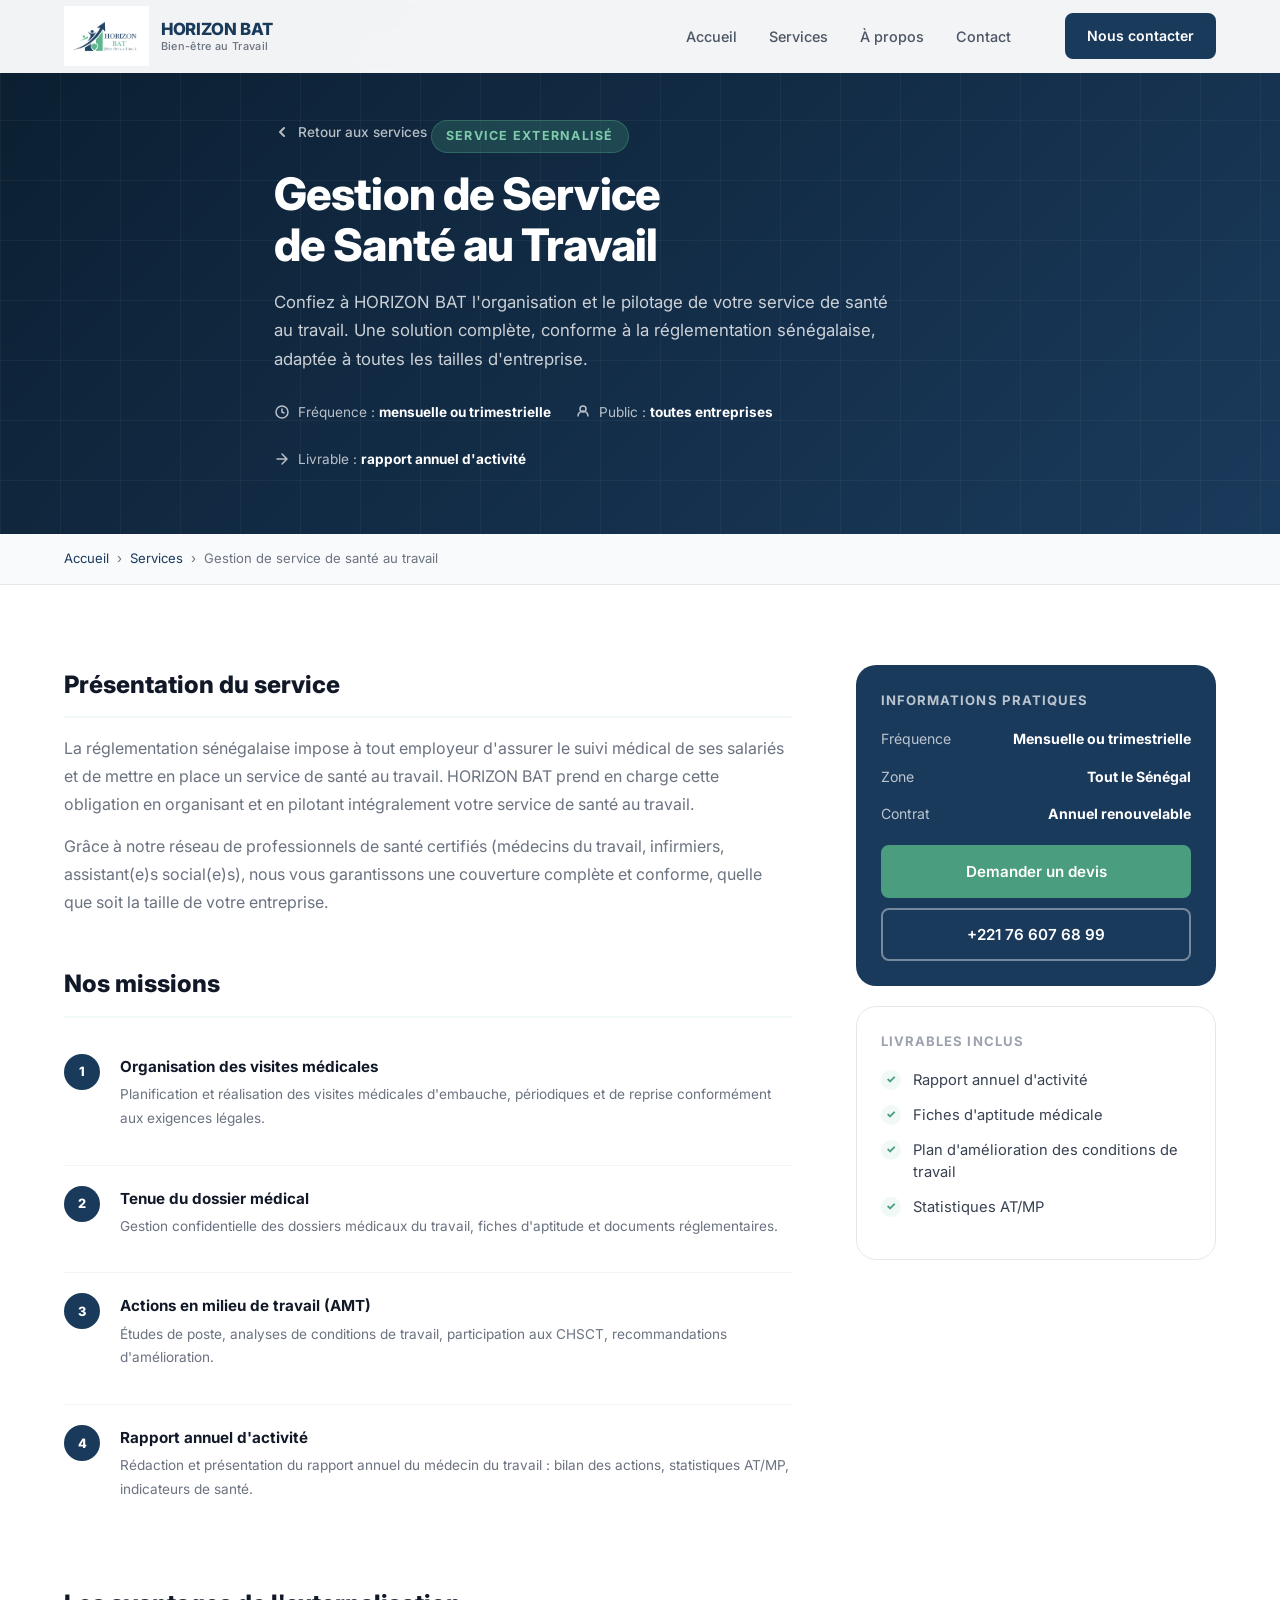
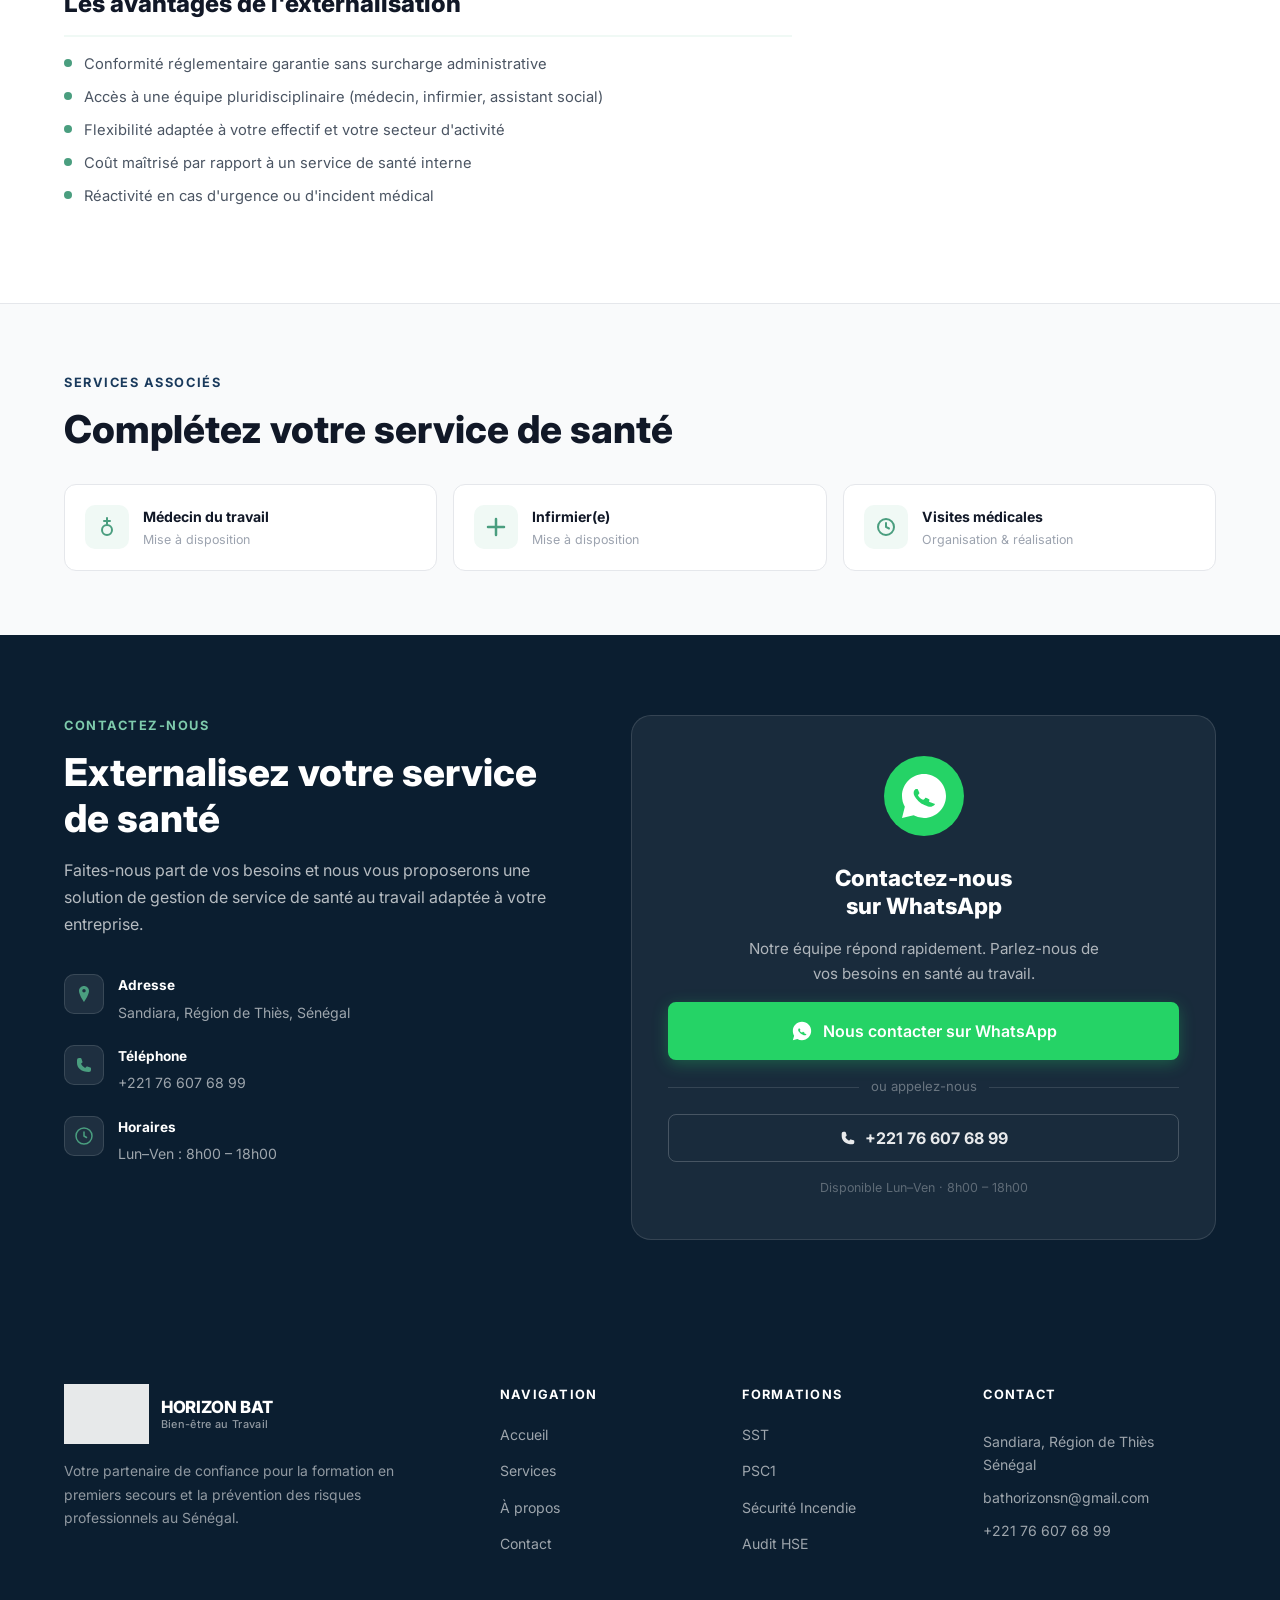
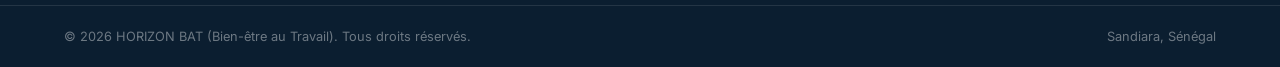
<file: sante-travail.html>
<!DOCTYPE html>
<html lang="fr">
<head>
  <meta charset="UTF-8" />
  <meta name="viewport" content="width=device-width, initial-scale=1.0" />
  <title>Gestion de Service de Santé au Travail | HORIZON BAT</title>
  <meta name="description" content="Organisation et pilotage de votre service de santé au travail au Sénégal. Conformité réglementaire, suivi médical, prévention. Service externalisé par HORIZON BAT." />
  <link rel="stylesheet" href="style.css" />
  <link rel="preconnect" href="https://fonts.googleapis.com" />
  <link rel="preconnect" href="https://fonts.gstatic.com" crossorigin />
  <link href="https://fonts.googleapis.com/css2?family=Inter:wght@300;400;500;600;700;800&display=swap" rel="stylesheet" />
</head>
<body>

  <header class="header" id="header">
    <div class="container header__inner">
      <a href="index.html" class="logo">
        <img src="logo.png" alt="HORIZON BAT" class="logo__img" style="height:60px;">
        <div class="logo__text"><span class="logo__name">HORIZON BAT</span><span class="logo__tagline">Bien-être au Travail</span></div>
      </a>
      <nav class="nav" id="nav">
        <ul class="nav__list">
          <li><a href="index.html#accueil" class="nav__link">Accueil</a></li>
          <li><a href="index.html#services" class="nav__link active">Services</a></li>
          <li><a href="index.html#apropos" class="nav__link">À propos</a></li>
          <li><a href="index.html#contact" class="nav__link">Contact</a></li>
        </ul>
      </nav>
      <a href="#contact" class="btn btn--primary header__cta">Nous contacter</a>
      <button class="burger" id="burger" aria-label="Menu"><span></span><span></span><span></span></button>
    </div>
  </header>

  <section class="page-hero">
    <div class="container page-hero__inner">
      <a href="index.html#services" class="page-hero__back"><svg width="16" height="16" viewBox="0 0 16 16" fill="none"><path d="M10 4L6 8l4 4" stroke="currentColor" stroke-width="2" stroke-linecap="round" stroke-linejoin="round"/></svg>Retour aux services</a>
      <div class="page-hero__badge">Service externalisé</div>
      <h1 class="page-hero__title">Gestion de Service<br/>de Santé au Travail</h1>
      <p class="page-hero__subtitle">Confiez à HORIZON BAT l'organisation et le pilotage de votre service de santé au travail. Une solution complète, conforme à la réglementation sénégalaise, adaptée à toutes les tailles d'entreprise.</p>
      <div class="page-hero__meta">
        <div class="page-hero__meta-item"><svg width="16" height="16" viewBox="0 0 16 16" fill="none"><circle cx="8" cy="8" r="6" stroke="currentColor" stroke-width="1.5"/><path d="M8 5v3l2 1" stroke="currentColor" stroke-width="1.5" stroke-linecap="round"/></svg><span>Fréquence : <strong>mensuelle ou trimestrielle</strong></span></div>
        <div class="page-hero__meta-item"><svg width="16" height="16" viewBox="0 0 16 16" fill="none"><path d="M8 2a3 3 0 1 0 0 6 3 3 0 0 0 0-6zm-5 10a5 5 0 0 1 10 0" stroke="currentColor" stroke-width="1.5" stroke-linecap="round"/></svg><span>Public : <strong>toutes entreprises</strong></span></div>
        <div class="page-hero__meta-item"><svg width="16" height="16" viewBox="0 0 16 16" fill="none"><path d="M3 8h10M8 3l5 5-5 5" stroke="currentColor" stroke-width="1.5" stroke-linecap="round" stroke-linejoin="round"/></svg><span>Livrable : <strong>rapport annuel d'activité</strong></span></div>
      </div>
    </div>
  </section>

  <div class="breadcrumb">
    <div class="container breadcrumb__inner">
      <a href="index.html">Accueil</a><span class="breadcrumb__sep">›</span>
      <a href="index.html#services">Services</a><span class="breadcrumb__sep">›</span>
      <span>Gestion de service de santé au travail</span>
    </div>
  </div>

  <section class="service-detail">
    <div class="container service-detail__inner">
      <div class="service-content">

        <h2>Présentation du service</h2>
        <p>La réglementation sénégalaise impose à tout employeur d'assurer le suivi médical de ses salariés et de mettre en place un service de santé au travail. HORIZON BAT prend en charge cette obligation en organisant et en pilotant intégralement votre service de santé au travail.</p>
        <p>Grâce à notre réseau de professionnels de santé certifiés (médecins du travail, infirmiers, assistant(e)s social(e)s), nous vous garantissons une couverture complète et conforme, quelle que soit la taille de votre entreprise.</p>

        <h2>Nos missions</h2>
        <div class="program-list">
          <div class="program-item">
            <div class="program-item__num">1</div>
            <div class="program-item__body">
              <div class="program-item__title">Organisation des visites médicales</div>
              <p class="program-item__desc">Planification et réalisation des visites médicales d'embauche, périodiques et de reprise conformément aux exigences légales.</p>
            </div>
          </div>
          <div class="program-item">
            <div class="program-item__num">2</div>
            <div class="program-item__body">
              <div class="program-item__title">Tenue du dossier médical</div>
              <p class="program-item__desc">Gestion confidentielle des dossiers médicaux du travail, fiches d'aptitude et documents réglementaires.</p>
            </div>
          </div>
          <div class="program-item">
            <div class="program-item__num">3</div>
            <div class="program-item__body">
              <div class="program-item__title">Actions en milieu de travail (AMT)</div>
              <p class="program-item__desc">Études de poste, analyses de conditions de travail, participation aux CHSCT, recommandations d'amélioration.</p>
            </div>
          </div>
          <div class="program-item">
            <div class="program-item__num">4</div>
            <div class="program-item__body">
              <div class="program-item__title">Rapport annuel d'activité</div>
              <p class="program-item__desc">Rédaction et présentation du rapport annuel du médecin du travail : bilan des actions, statistiques AT/MP, indicateurs de santé.</p>
            </div>
          </div>
        </div>

        <h2>Les avantages de l'externalisation</h2>
        <ul class="objectives-list">
          <li>Conformité réglementaire garantie sans surcharge administrative</li>
          <li>Accès à une équipe pluridisciplinaire (médecin, infirmier, assistant social)</li>
          <li>Flexibilité adaptée à votre effectif et votre secteur d'activité</li>
          <li>Coût maîtrisé par rapport à un service de santé interne</li>
          <li>Réactivité en cas d'urgence ou d'incident médical</li>
        </ul>

      </div>

      <aside class="service-sidebar">
        <div class="sidebar-card sidebar-card--primary">
          <div class="sidebar-card__title">Informations pratiques</div>
          <div class="sidebar-info-list">
            <div class="sidebar-info-item"><span>Fréquence</span><strong>Mensuelle ou trimestrielle</strong></div>
            <div class="sidebar-info-item"><span>Zone</span><strong>Tout le Sénégal</strong></div>
            <div class="sidebar-info-item"><span>Contrat</span><strong>Annuel renouvelable</strong></div>
          </div>
          <div style="margin-top:20px;" class="sidebar-card__cta">
            <a href="#contact" class="btn btn--green">Demander un devis</a>
            <a href="tel:+221766076899" class="btn btn--navy-outline">+221 76 607 68 99</a>
          </div>
        </div>
        <div class="sidebar-card">
          <div class="sidebar-card__title">Livrables inclus</div>
          <ul class="objectives-list">
            <li>Rapport annuel d'activité</li>
            <li>Fiches d'aptitude médicale</li>
            <li>Plan d'amélioration des conditions de travail</li>
            <li>Statistiques AT/MP</li>
          </ul>
        </div>
      </aside>
    </div>
  </section>

  <section class="related-services">
    <div class="container">
      <p class="section__eyebrow">Services associés</p>
      <h2 class="section__title" style="text-align:left;">Complétez votre service de santé</h2>
      <div class="related-services__grid">
        <a href="medecin-travail.html" class="related-card"><div class="related-card__icon"><svg width="22" height="22" viewBox="0 0 22 22" fill="none"><path d="M11 2v6M8 5h6" stroke="#4a9e7f" stroke-width="2" stroke-linecap="round"/><circle cx="11" cy="14" r="5" stroke="#4a9e7f" stroke-width="2"/></svg></div><div><div class="related-card__title">Médecin du travail</div><div class="related-card__sub">Mise à disposition</div></div></a>
        <a href="infirmier.html" class="related-card"><div class="related-card__icon"><svg width="22" height="22" viewBox="0 0 22 22" fill="none"><path d="M11 3v16M3 11h16" stroke="#4a9e7f" stroke-width="2.5" stroke-linecap="round"/></svg></div><div><div class="related-card__title">Infirmier(e)</div><div class="related-card__sub">Mise à disposition</div></div></a>
        <a href="visites-medicales.html" class="related-card"><div class="related-card__icon"><svg width="22" height="22" viewBox="0 0 22 22" fill="none"><circle cx="11" cy="11" r="8" stroke="#4a9e7f" stroke-width="2"/><path d="M11 7v4l3 1.5" stroke="#4a9e7f" stroke-width="2" stroke-linecap="round"/></svg></div><div><div class="related-card__title">Visites médicales</div><div class="related-card__sub">Organisation & réalisation</div></div></a>
      </div>
    </div>
  </section>

  <section class="section page-contact" id="contact">
    <div class="container contact__inner">
      <div class="contact__info">
        <p class="section__eyebrow">Contactez-nous</p>
        <h2 class="section__title">Externalisez votre service de santé</h2>
        <p class="contact__text">Faites-nous part de vos besoins et nous vous proposerons une solution de gestion de service de santé au travail adaptée à votre entreprise.</p>
        <div class="contact__details">
          <div class="contact__item"><div class="contact__item-icon"><svg width="20" height="20" viewBox="0 0 20 20" fill="none"><path d="M10 2C7.24 2 5 4.24 5 7c0 3.75 5 11 5 11s5-7.25 5-11c0-2.76-2.24-5-5-5zm0 6.5A1.5 1.5 0 1 1 10 5a1.5 1.5 0 0 1 0 3.5z" fill="#4a9e7f"/></svg></div><div><strong>Adresse</strong><span>Sandiara, Région de Thiès, Sénégal</span></div></div>
          <div class="contact__item"><div class="contact__item-icon"><svg width="20" height="20" viewBox="0 0 20 20" fill="none"><path d="M3 5a2 2 0 0 1 2-2h1.5a1 1 0 0 1 .95.68l1 3a1 1 0 0 1-.27 1.06l-1.22 1.1a9.05 9.05 0 0 0 4.2 4.2l1.1-1.22a1 1 0 0 1 1.06-.27l3 1A1 1 0 0 1 17 13.5V15a2 2 0 0 1-2 2C7.16 17 3 12.84 3 8V5z" fill="#4a9e7f"/></svg></div><div><strong>Téléphone</strong><a href="tel:+221766076899">+221 76 607 68 99</a></div></div>
          <div class="contact__item"><div class="contact__item-icon"><svg width="20" height="20" viewBox="0 0 20 20" fill="none"><circle cx="10" cy="10" r="8" stroke="#4a9e7f" stroke-width="1.5"/><path d="M10 6v4l2.5 1.5" stroke="#4a9e7f" stroke-width="1.5" stroke-linecap="round"/></svg></div><div><strong>Horaires</strong><span>Lun–Ven : 8h00 – 18h00</span></div></div>
        </div>
      </div>
      <div class="whatsapp-cta">
        <div class="whatsapp-cta__icon-wrap">
          <svg width="80" height="80" viewBox="0 0 80 80" fill="none" xmlns="http://www.w3.org/2000/svg"><circle cx="40" cy="40" r="40" fill="#25D366"/><path d="M40 18C27.85 18 18 27.85 18 40c0 3.9 1.05 7.55 2.85 10.7L18 62l11.6-2.8A21.87 21.87 0 0 0 40 62c12.15 0 22-9.85 22-22S52.15 18 40 18zm11.05 30.1c-.45 1.25-2.65 2.4-3.65 2.55-.95.15-2.15.2-3.45-.2-1.3-.4-2.95-1-5.1-2.15-4.45-2.35-7.35-6.85-7.55-7.15-.2-.3-1.65-2.2-1.65-4.2s1.05-2.95 1.45-3.4c.4-.45.85-.55 1.15-.55.3 0 .55 0 .8.01.25.01.6-.1.95.72.35.8 1.2 2.8 1.3 3 .1.2.15.45 0 .7-.15.25-.2.4-.4.6-.2.2-.42.45-.6.6-.2.2-.4.4-.2.8.2.4.9 1.5 1.95 2.45 1.35 1.2 2.5 1.6 2.9 1.75.4.15.65.1.9-.05.25-.15 1.05-1.2 1.3-1.6.25-.4.5-.35.85-.2.35.15 2.2 1.05 2.6 1.25.4.2.65.3.75.45.1.2.1 1.1-.35 2.35z" fill="white"/></svg>
        </div>
        <h3 class="whatsapp-cta__title">Contactez-nous<br/>sur WhatsApp</h3>
        <p class="whatsapp-cta__text">Notre équipe répond rapidement. Parlez-nous de vos besoins en santé au travail.</p>
        <a href="https://wa.me/221766076899?text=Bonjour%2C%20je%20souhaite%20externaliser%20mon%20service%20de%20sant%C3%A9%20au%20travail" class="btn btn--whatsapp btn--lg" target="_blank" rel="noopener noreferrer">
          <svg width="22" height="22" viewBox="0 0 24 24" fill="none"><path d="M12 2C6.48 2 2 6.48 2 12c0 1.9.52 3.67 1.42 5.19L2 22l4.93-1.38A9.96 9.96 0 0 0 12 22c5.52 0 10-4.48 10-10S17.52 2 12 2zm4.93 13.56c-.19.53-1.12 1.02-1.55 1.08-.4.06-.91.09-1.46-.09-.55-.17-1.25-.43-2.17-.91-1.89-1-3.12-2.91-3.21-3.04-.09-.13-.7-.93-.7-1.78s.44-1.25.62-1.44c.17-.19.36-.23.49-.23h.34c.11 0 .25-.04.4.3.15.34.51 1.19.55 1.27.04.09.06.19 0 .3-.06.11-.09.17-.17.26-.09.09-.18.19-.26.26-.08.08-.17.17-.07.34.09.17.38.64.83 1.04.57.51 1.06.68 1.23.74.17.06.28.04.38-.02.11-.06.45-.51.56-.68.11-.17.21-.15.36-.09.15.06.94.45 1.1.53.17.09.28.13.32.19.04.09.04.47-.15 1z" fill="white"/></svg>
          Nous contacter sur WhatsApp
        </a>
        <div class="whatsapp-cta__divider"><span>ou appelez-nous</span></div>
        <a href="tel:+221766076899" class="whatsapp-cta__phone">
          <svg width="18" height="18" viewBox="0 0 20 20" fill="none"><path d="M3 5a2 2 0 0 1 2-2h1.5a1 1 0 0 1 .95.68l1 3a1 1 0 0 1-.27 1.06l-1.22 1.1a9.05 9.05 0 0 0 4.2 4.2l1.1-1.22a1 1 0 0 1 1.06-.27l3 1A1 1 0 0 1 17 13.5V15a2 2 0 0 1-2 2C7.16 17 3 12.84 3 8V5z" fill="currentColor"/></svg>
          +221 76 607 68 99
        </a>
        <p class="whatsapp-cta__hours">Disponible Lun–Ven · 8h00 – 18h00</p>
      </div>
    </div>
  </section>

  <footer class="footer">
    <div class="container footer__inner">
      <div class="footer__brand">
        <div class="logo logo--light">
          <img src="logo.png" alt="HORIZON BAT" class="logo__img logo__img--footer" style="height:60px;">
          <div class="logo__text"><span class="logo__name">HORIZON BAT</span><span class="logo__tagline">Bien-être au Travail</span></div>
        </div>
        <p class="footer__desc">Votre partenaire de confiance pour la formation en premiers secours et la prévention des risques professionnels au Sénégal.</p>
      </div>
      <div class="footer__links"><h4>Navigation</h4><ul><li><a href="index.html">Accueil</a></li><li><a href="index.html#services">Services</a></li><li><a href="index.html#apropos">À propos</a></li><li><a href="#contact">Contact</a></li></ul></div>
      <div class="footer__links"><h4>Formations</h4><ul><li><a href="sst.html">SST</a></li><li><a href="psc1.html">PSC1</a></li><li><a href="incendie.html">Sécurité Incendie</a></li><li><a href="audit-hse.html">Audit HSE</a></li></ul></div>
      <div class="footer__contact"><h4>Contact</h4><p>Sandiara, Région de Thiès<br/>Sénégal</p><a href="mailto:bathorizonsn@gmail.com">bathorizonsn@gmail.com</a><a href="tel:+221766076899">+221 76 607 68 99</a></div>
    </div>
    <div class="footer__bottom"><div class="container"><p>&copy; 2026 HORIZON BAT (Bien-être au Travail). Tous droits réservés.</p><p>Sandiara, Sénégal</p></div></div>
  </footer>
  <script src="main.js"></script>
</body>
</html>
</file>
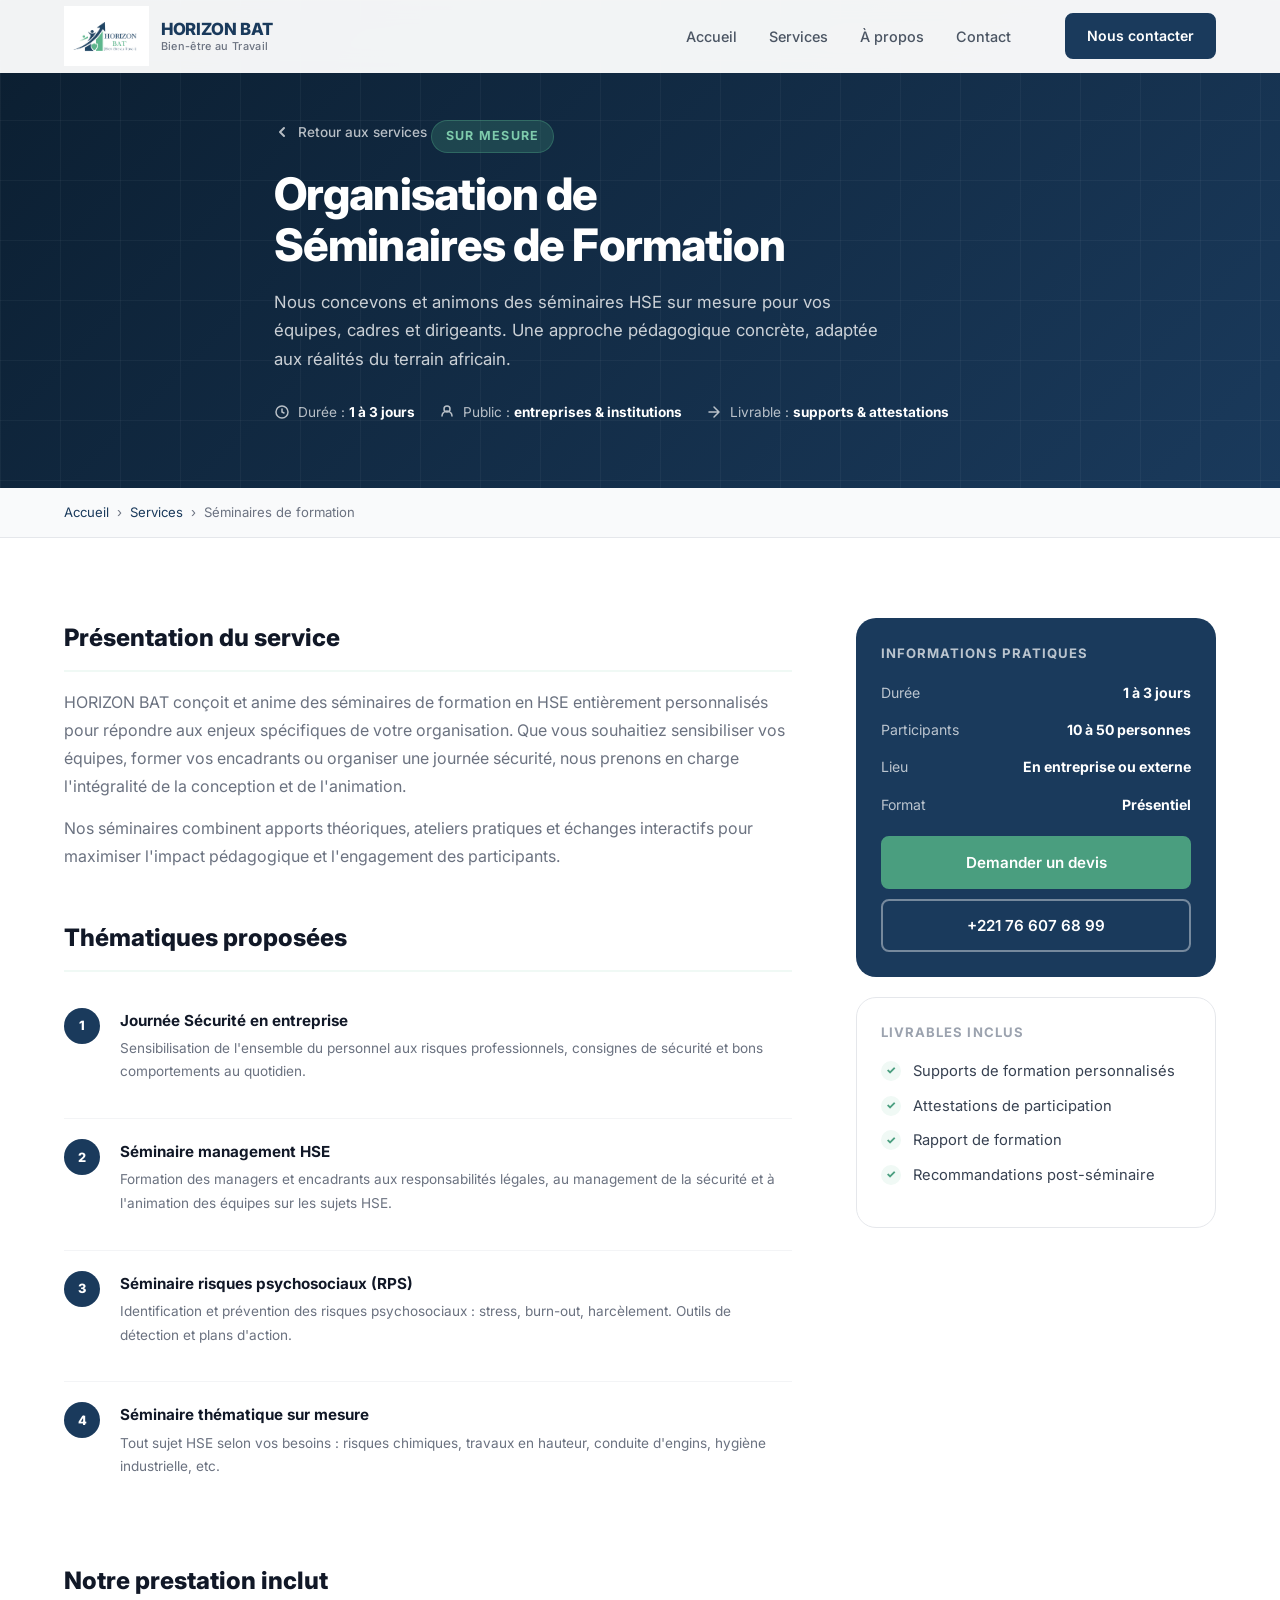
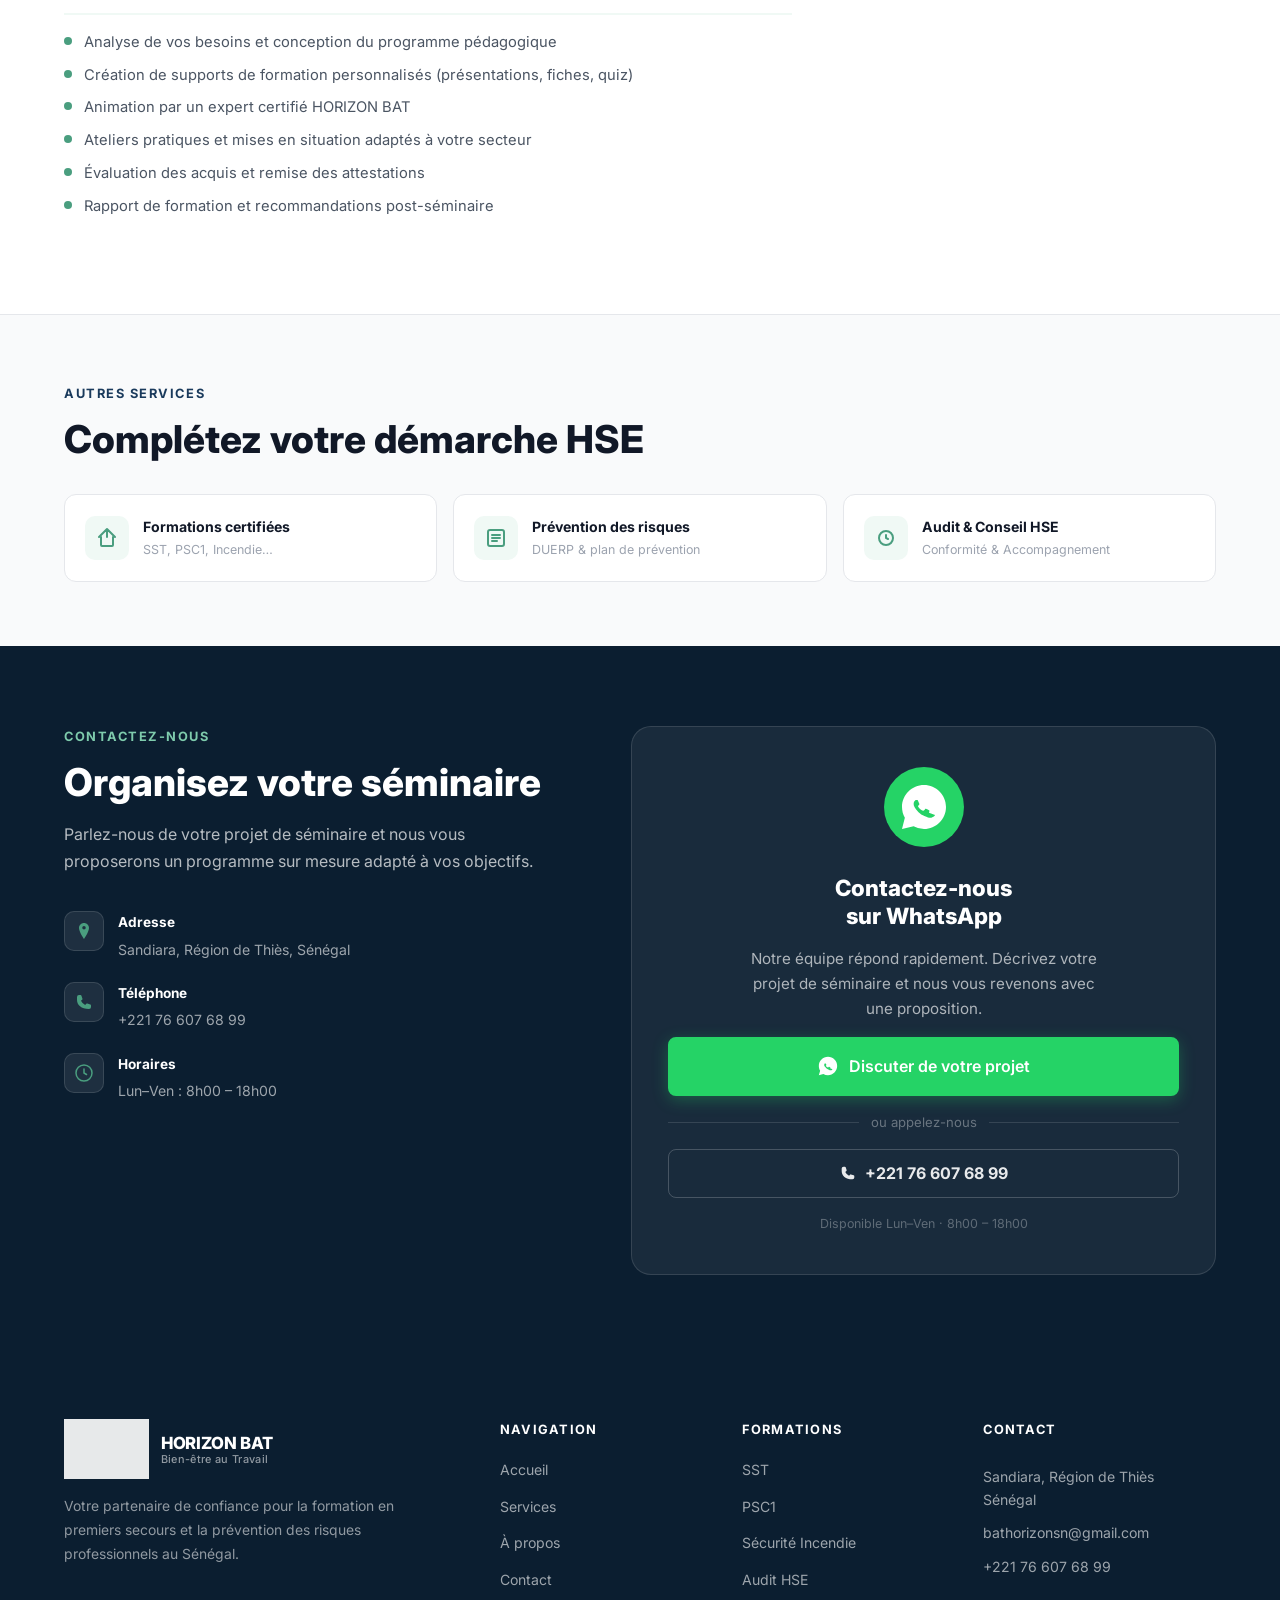
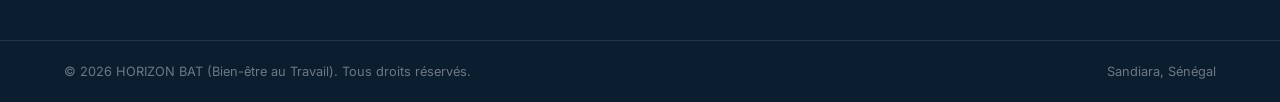
<file: seminaires.html>
<!DOCTYPE html>
<html lang="fr">
<head>
  <meta charset="UTF-8" />
  <meta name="viewport" content="width=device-width, initial-scale=1.0" />
  <title>Organisation de Séminaires de Formation HSE | HORIZON BAT</title>
  <meta name="description" content="Conception et animation de séminaires HSE sur mesure pour entreprises et institutions au Sénégal. Intervenant certifié, format présentiel ou en entreprise." />
  <link rel="stylesheet" href="style.css" />
  <link rel="preconnect" href="https://fonts.googleapis.com" />
  <link rel="preconnect" href="https://fonts.gstatic.com" crossorigin />
  <link href="https://fonts.googleapis.com/css2?family=Inter:wght@300;400;500;600;700;800&display=swap" rel="stylesheet" />
</head>
<body>

  <header class="header" id="header">
    <div class="container header__inner">
      <a href="index.html" class="logo">
        <img src="logo.png" alt="HORIZON BAT" class="logo__img" style="height:60px;">
        <div class="logo__text"><span class="logo__name">HORIZON BAT</span><span class="logo__tagline">Bien-être au Travail</span></div>
      </a>
      <nav class="nav" id="nav">
        <ul class="nav__list">
          <li><a href="index.html#accueil" class="nav__link">Accueil</a></li>
          <li><a href="index.html#services" class="nav__link active">Services</a></li>
          <li><a href="index.html#apropos" class="nav__link">À propos</a></li>
          <li><a href="index.html#contact" class="nav__link">Contact</a></li>
        </ul>
      </nav>
      <a href="#contact" class="btn btn--primary header__cta">Nous contacter</a>
      <button class="burger" id="burger" aria-label="Menu"><span></span><span></span><span></span></button>
    </div>
  </header>

  <section class="page-hero">
    <div class="container page-hero__inner">
      <a href="index.html#services" class="page-hero__back"><svg width="16" height="16" viewBox="0 0 16 16" fill="none"><path d="M10 4L6 8l4 4" stroke="currentColor" stroke-width="2" stroke-linecap="round" stroke-linejoin="round"/></svg>Retour aux services</a>
      <div class="page-hero__badge">Sur mesure</div>
      <h1 class="page-hero__title">Organisation de<br/>Séminaires de Formation</h1>
      <p class="page-hero__subtitle">Nous concevons et animons des séminaires HSE sur mesure pour vos équipes, cadres et dirigeants. Une approche pédagogique concrète, adaptée aux réalités du terrain africain.</p>
      <div class="page-hero__meta">
        <div class="page-hero__meta-item"><svg width="16" height="16" viewBox="0 0 16 16" fill="none"><circle cx="8" cy="8" r="6" stroke="currentColor" stroke-width="1.5"/><path d="M8 5v3l2 1" stroke="currentColor" stroke-width="1.5" stroke-linecap="round"/></svg><span>Durée : <strong>1 à 3 jours</strong></span></div>
        <div class="page-hero__meta-item"><svg width="16" height="16" viewBox="0 0 16 16" fill="none"><path d="M8 2a3 3 0 1 0 0 6 3 3 0 0 0 0-6zm-5 10a5 5 0 0 1 10 0" stroke="currentColor" stroke-width="1.5" stroke-linecap="round"/></svg><span>Public : <strong>entreprises & institutions</strong></span></div>
        <div class="page-hero__meta-item"><svg width="16" height="16" viewBox="0 0 16 16" fill="none"><path d="M3 8h10M8 3l5 5-5 5" stroke="currentColor" stroke-width="1.5" stroke-linecap="round" stroke-linejoin="round"/></svg><span>Livrable : <strong>supports & attestations</strong></span></div>
      </div>
    </div>
  </section>

  <div class="breadcrumb">
    <div class="container breadcrumb__inner">
      <a href="index.html">Accueil</a><span class="breadcrumb__sep">›</span>
      <a href="index.html#services">Services</a><span class="breadcrumb__sep">›</span>
      <span>Séminaires de formation</span>
    </div>
  </div>

  <section class="service-detail">
    <div class="container service-detail__inner">
      <div class="service-content">

        <h2>Présentation du service</h2>
        <p>HORIZON BAT conçoit et anime des séminaires de formation en HSE entièrement personnalisés pour répondre aux enjeux spécifiques de votre organisation. Que vous souhaitiez sensibiliser vos équipes, former vos encadrants ou organiser une journée sécurité, nous prenons en charge l'intégralité de la conception et de l'animation.</p>
        <p>Nos séminaires combinent apports théoriques, ateliers pratiques et échanges interactifs pour maximiser l'impact pédagogique et l'engagement des participants.</p>

        <h2>Thématiques proposées</h2>
        <div class="program-list">
          <div class="program-item">
            <div class="program-item__num">1</div>
            <div class="program-item__body">
              <div class="program-item__title">Journée Sécurité en entreprise</div>
              <p class="program-item__desc">Sensibilisation de l'ensemble du personnel aux risques professionnels, consignes de sécurité et bons comportements au quotidien.</p>
            </div>
          </div>
          <div class="program-item">
            <div class="program-item__num">2</div>
            <div class="program-item__body">
              <div class="program-item__title">Séminaire management HSE</div>
              <p class="program-item__desc">Formation des managers et encadrants aux responsabilités légales, au management de la sécurité et à l'animation des équipes sur les sujets HSE.</p>
            </div>
          </div>
          <div class="program-item">
            <div class="program-item__num">3</div>
            <div class="program-item__body">
              <div class="program-item__title">Séminaire risques psychosociaux (RPS)</div>
              <p class="program-item__desc">Identification et prévention des risques psychosociaux : stress, burn-out, harcèlement. Outils de détection et plans d'action.</p>
            </div>
          </div>
          <div class="program-item">
            <div class="program-item__num">4</div>
            <div class="program-item__body">
              <div class="program-item__title">Séminaire thématique sur mesure</div>
              <p class="program-item__desc">Tout sujet HSE selon vos besoins : risques chimiques, travaux en hauteur, conduite d'engins, hygiène industrielle, etc.</p>
            </div>
          </div>
        </div>

        <h2>Notre prestation inclut</h2>
        <ul class="objectives-list">
          <li>Analyse de vos besoins et conception du programme pédagogique</li>
          <li>Création de supports de formation personnalisés (présentations, fiches, quiz)</li>
          <li>Animation par un expert certifié HORIZON BAT</li>
          <li>Ateliers pratiques et mises en situation adaptés à votre secteur</li>
          <li>Évaluation des acquis et remise des attestations</li>
          <li>Rapport de formation et recommandations post-séminaire</li>
        </ul>

      </div>

      <aside class="service-sidebar">
        <div class="sidebar-card sidebar-card--primary">
          <div class="sidebar-card__title">Informations pratiques</div>
          <div class="sidebar-info-list">
            <div class="sidebar-info-item"><span>Durée</span><strong>1 à 3 jours</strong></div>
            <div class="sidebar-info-item"><span>Participants</span><strong>10 à 50 personnes</strong></div>
            <div class="sidebar-info-item"><span>Lieu</span><strong>En entreprise ou externe</strong></div>
            <div class="sidebar-info-item"><span>Format</span><strong>Présentiel</strong></div>
          </div>
          <div style="margin-top:20px;" class="sidebar-card__cta">
            <a href="#contact" class="btn btn--green">Demander un devis</a>
            <a href="tel:+221766076899" class="btn btn--navy-outline">+221 76 607 68 99</a>
          </div>
        </div>
        <div class="sidebar-card">
          <div class="sidebar-card__title">Livrables inclus</div>
          <ul class="objectives-list">
            <li>Supports de formation personnalisés</li>
            <li>Attestations de participation</li>
            <li>Rapport de formation</li>
            <li>Recommandations post-séminaire</li>
          </ul>
        </div>
      </aside>
    </div>
  </section>

  <section class="related-services">
    <div class="container">
      <p class="section__eyebrow">Autres services</p>
      <h2 class="section__title" style="text-align:left;">Complétez votre démarche HSE</h2>
      <div class="related-services__grid">
        <a href="formations.html" class="related-card"><div class="related-card__icon"><svg width="22" height="22" viewBox="0 0 22 22" fill="none"><path d="M11 2v8M3 10l8-8 8 8" stroke="#4a9e7f" stroke-width="2" stroke-linecap="round" stroke-linejoin="round"/><path d="M5 10v8a1 1 0 0 0 1 1h10a1 1 0 0 0 1-1v-8" stroke="#4a9e7f" stroke-width="2" stroke-linecap="round"/></svg></div><div><div class="related-card__title">Formations certifiées</div><div class="related-card__sub">SST, PSC1, Incendie…</div></div></a>
        <a href="prevention.html" class="related-card"><div class="related-card__icon"><svg width="22" height="22" viewBox="0 0 22 22" fill="none"><rect x="3" y="3" width="16" height="16" rx="2" stroke="#4a9e7f" stroke-width="2"/><path d="M7 11h8M7 8h8M7 14h5" stroke="#4a9e7f" stroke-width="2" stroke-linecap="round"/></svg></div><div><div class="related-card__title">Prévention des risques</div><div class="related-card__sub">DUERP & plan de prévention</div></div></a>
        <a href="audit-hse.html" class="related-card"><div class="related-card__icon"><svg width="22" height="22" viewBox="0 0 22 22" fill="none"><circle cx="11" cy="11" r="7" stroke="#4a9e7f" stroke-width="2"/><path d="M11 8v3l2 1" stroke="#4a9e7f" stroke-width="2" stroke-linecap="round"/></svg></div><div><div class="related-card__title">Audit & Conseil HSE</div><div class="related-card__sub">Conformité & Accompagnement</div></div></a>
      </div>
    </div>
  </section>

  <section class="section page-contact" id="contact">
    <div class="container contact__inner">
      <div class="contact__info">
        <p class="section__eyebrow">Contactez-nous</p>
        <h2 class="section__title">Organisez votre séminaire</h2>
        <p class="contact__text">Parlez-nous de votre projet de séminaire et nous vous proposerons un programme sur mesure adapté à vos objectifs.</p>
        <div class="contact__details">
          <div class="contact__item"><div class="contact__item-icon"><svg width="20" height="20" viewBox="0 0 20 20" fill="none"><path d="M10 2C7.24 2 5 4.24 5 7c0 3.75 5 11 5 11s5-7.25 5-11c0-2.76-2.24-5-5-5zm0 6.5A1.5 1.5 0 1 1 10 5a1.5 1.5 0 0 1 0 3.5z" fill="#4a9e7f"/></svg></div><div><strong>Adresse</strong><span>Sandiara, Région de Thiès, Sénégal</span></div></div>
          <div class="contact__item"><div class="contact__item-icon"><svg width="20" height="20" viewBox="0 0 20 20" fill="none"><path d="M3 5a2 2 0 0 1 2-2h1.5a1 1 0 0 1 .95.68l1 3a1 1 0 0 1-.27 1.06l-1.22 1.1a9.05 9.05 0 0 0 4.2 4.2l1.1-1.22a1 1 0 0 1 1.06-.27l3 1A1 1 0 0 1 17 13.5V15a2 2 0 0 1-2 2C7.16 17 3 12.84 3 8V5z" fill="#4a9e7f"/></svg></div><div><strong>Téléphone</strong><a href="tel:+221766076899">+221 76 607 68 99</a></div></div>
          <div class="contact__item"><div class="contact__item-icon"><svg width="20" height="20" viewBox="0 0 20 20" fill="none"><circle cx="10" cy="10" r="8" stroke="#4a9e7f" stroke-width="1.5"/><path d="M10 6v4l2.5 1.5" stroke="#4a9e7f" stroke-width="1.5" stroke-linecap="round"/></svg></div><div><strong>Horaires</strong><span>Lun–Ven : 8h00 – 18h00</span></div></div>
        </div>
      </div>
      <div class="whatsapp-cta">
        <div class="whatsapp-cta__icon-wrap">
          <svg width="80" height="80" viewBox="0 0 80 80" fill="none" xmlns="http://www.w3.org/2000/svg"><circle cx="40" cy="40" r="40" fill="#25D366"/><path d="M40 18C27.85 18 18 27.85 18 40c0 3.9 1.05 7.55 2.85 10.7L18 62l11.6-2.8A21.87 21.87 0 0 0 40 62c12.15 0 22-9.85 22-22S52.15 18 40 18zm11.05 30.1c-.45 1.25-2.65 2.4-3.65 2.55-.95.15-2.15.2-3.45-.2-1.3-.4-2.95-1-5.1-2.15-4.45-2.35-7.35-6.85-7.55-7.15-.2-.3-1.65-2.2-1.65-4.2s1.05-2.95 1.45-3.4c.4-.45.85-.55 1.15-.55.3 0 .55 0 .8.01.25.01.6-.1.95.72.35.8 1.2 2.8 1.3 3 .1.2.15.45 0 .7-.15.25-.2.4-.4.6-.2.2-.42.45-.6.6-.2.2-.4.4-.2.8.2.4.9 1.5 1.95 2.45 1.35 1.2 2.5 1.6 2.9 1.75.4.15.65.1.9-.05.25-.15 1.05-1.2 1.3-1.6.25-.4.5-.35.85-.2.35.15 2.2 1.05 2.6 1.25.4.2.65.3.75.45.1.2.1 1.1-.35 2.35z" fill="white"/></svg>
        </div>
        <h3 class="whatsapp-cta__title">Contactez-nous<br/>sur WhatsApp</h3>
        <p class="whatsapp-cta__text">Notre équipe répond rapidement. Décrivez votre projet de séminaire et nous vous revenons avec une proposition.</p>
        <a href="https://wa.me/221766076899?text=Bonjour%2C%20je%20souhaite%20organiser%20un%20s%C3%A9minaire%20avec%20HORIZON%20BAT" class="btn btn--whatsapp btn--lg" target="_blank" rel="noopener noreferrer">
          <svg width="22" height="22" viewBox="0 0 24 24" fill="none"><path d="M12 2C6.48 2 2 6.48 2 12c0 1.9.52 3.67 1.42 5.19L2 22l4.93-1.38A9.96 9.96 0 0 0 12 22c5.52 0 10-4.48 10-10S17.52 2 12 2zm4.93 13.56c-.19.53-1.12 1.02-1.55 1.08-.4.06-.91.09-1.46-.09-.55-.17-1.25-.43-2.17-.91-1.89-1-3.12-2.91-3.21-3.04-.09-.13-.7-.93-.7-1.78s.44-1.25.62-1.44c.17-.19.36-.23.49-.23h.34c.11 0 .25-.04.4.3.15.34.51 1.19.55 1.27.04.09.06.19 0 .3-.06.11-.09.17-.17.26-.09.09-.18.19-.26.26-.08.08-.17.17-.07.34.09.17.38.64.83 1.04.57.51 1.06.68 1.23.74.17.06.28.04.38-.02.11-.06.45-.51.56-.68.11-.17.21-.15.36-.09.15.06.94.45 1.1.53.17.09.28.13.32.19.04.09.04.47-.15 1z" fill="white"/></svg>
          Discuter de votre projet
        </a>
        <div class="whatsapp-cta__divider"><span>ou appelez-nous</span></div>
        <a href="tel:+221766076899" class="whatsapp-cta__phone">
          <svg width="18" height="18" viewBox="0 0 20 20" fill="none"><path d="M3 5a2 2 0 0 1 2-2h1.5a1 1 0 0 1 .95.68l1 3a1 1 0 0 1-.27 1.06l-1.22 1.1a9.05 9.05 0 0 0 4.2 4.2l1.1-1.22a1 1 0 0 1 1.06-.27l3 1A1 1 0 0 1 17 13.5V15a2 2 0 0 1-2 2C7.16 17 3 12.84 3 8V5z" fill="currentColor"/></svg>
          +221 76 607 68 99
        </a>
        <p class="whatsapp-cta__hours">Disponible Lun–Ven · 8h00 – 18h00</p>
      </div>
    </div>
  </section>

  <footer class="footer">
    <div class="container footer__inner">
      <div class="footer__brand">
        <div class="logo logo--light">
          <img src="logo.png" alt="HORIZON BAT" class="logo__img logo__img--footer" style="height:60px;">
          <div class="logo__text"><span class="logo__name">HORIZON BAT</span><span class="logo__tagline">Bien-être au Travail</span></div>
        </div>
        <p class="footer__desc">Votre partenaire de confiance pour la formation en premiers secours et la prévention des risques professionnels au Sénégal.</p>
      </div>
      <div class="footer__links"><h4>Navigation</h4><ul><li><a href="index.html">Accueil</a></li><li><a href="index.html#services">Services</a></li><li><a href="index.html#apropos">À propos</a></li><li><a href="#contact">Contact</a></li></ul></div>
      <div class="footer__links"><h4>Formations</h4><ul><li><a href="sst.html">SST</a></li><li><a href="psc1.html">PSC1</a></li><li><a href="incendie.html">Sécurité Incendie</a></li><li><a href="audit-hse.html">Audit HSE</a></li></ul></div>
      <div class="footer__contact"><h4>Contact</h4><p>Sandiara, Région de Thiès<br/>Sénégal</p><a href="mailto:bathorizonsn@gmail.com">bathorizonsn@gmail.com</a><a href="tel:+221766076899">+221 76 607 68 99</a></div>
    </div>
    <div class="footer__bottom"><div class="container"><p>&copy; 2026 HORIZON BAT (Bien-être au Travail). Tous droits réservés.</p><p>Sandiara, Sénégal</p></div></div>
  </footer>
  <script src="main.js"></script>
</body>
</html>
</file>
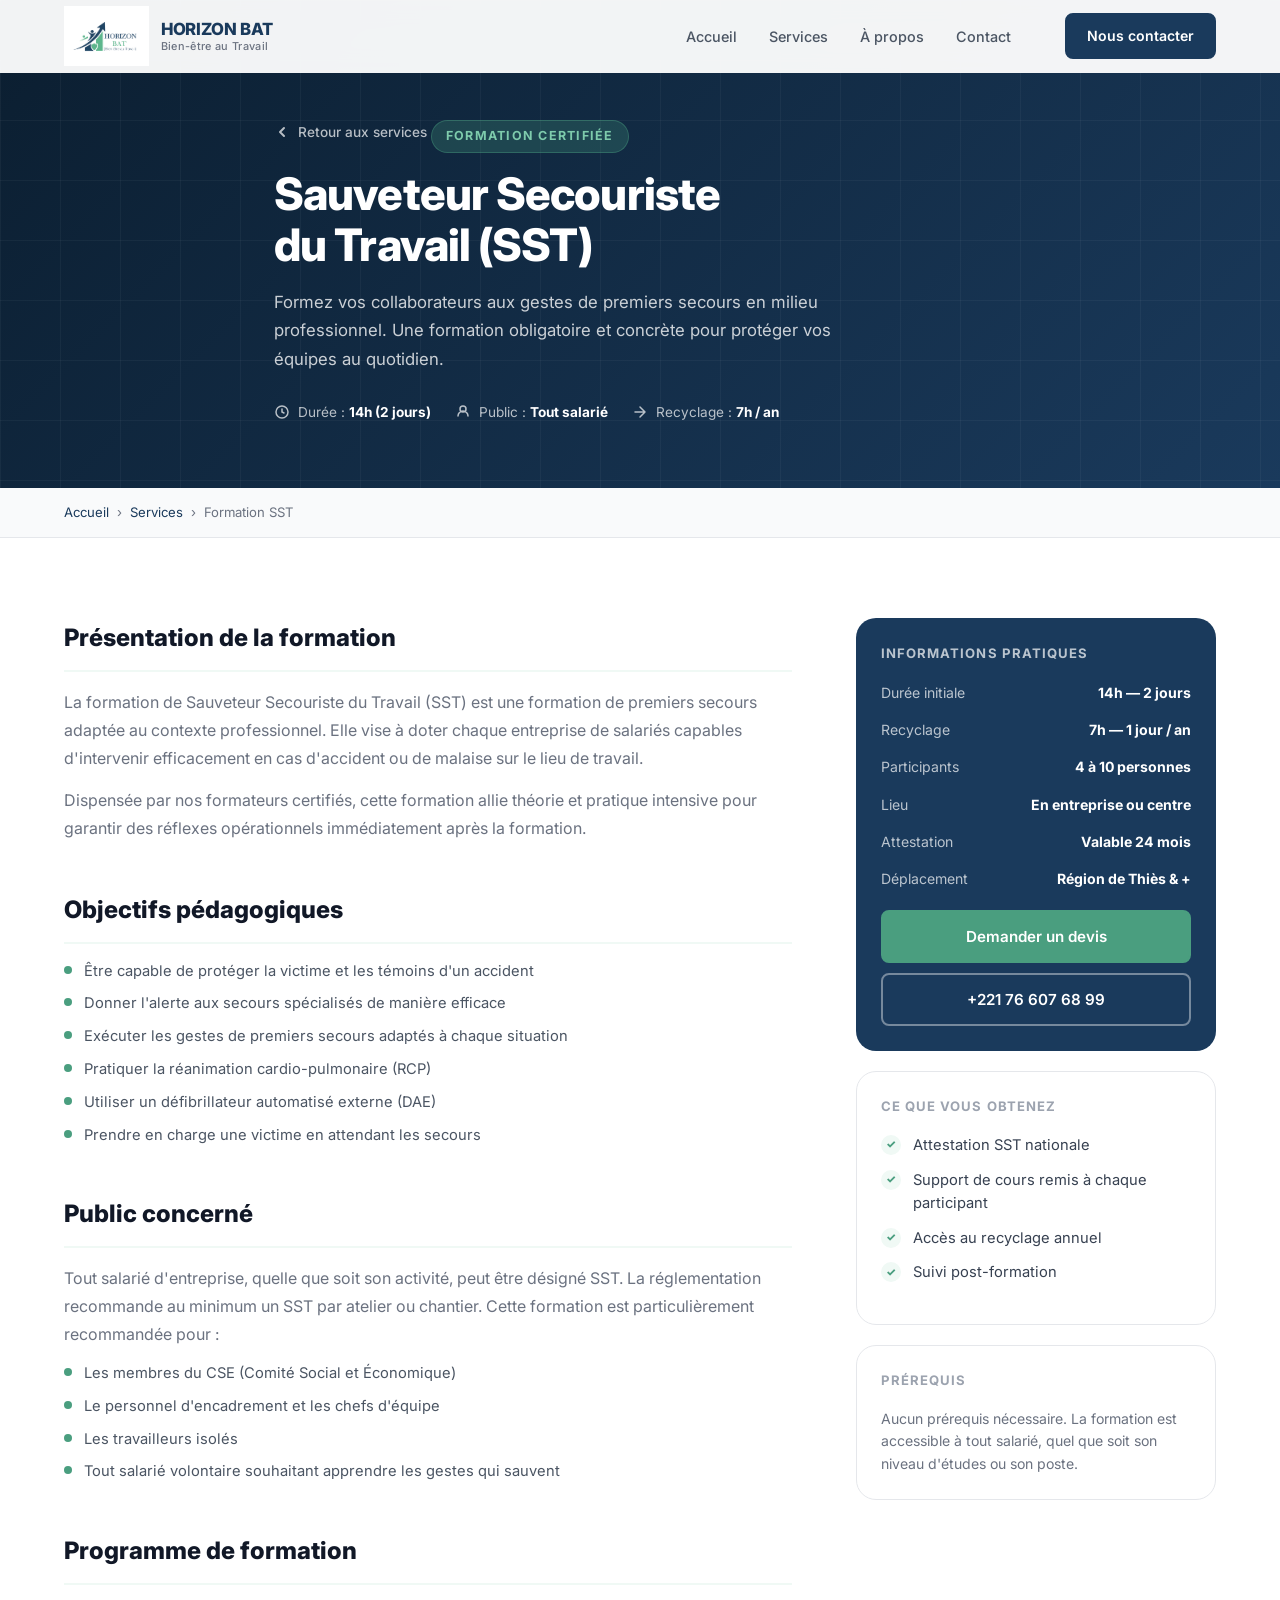
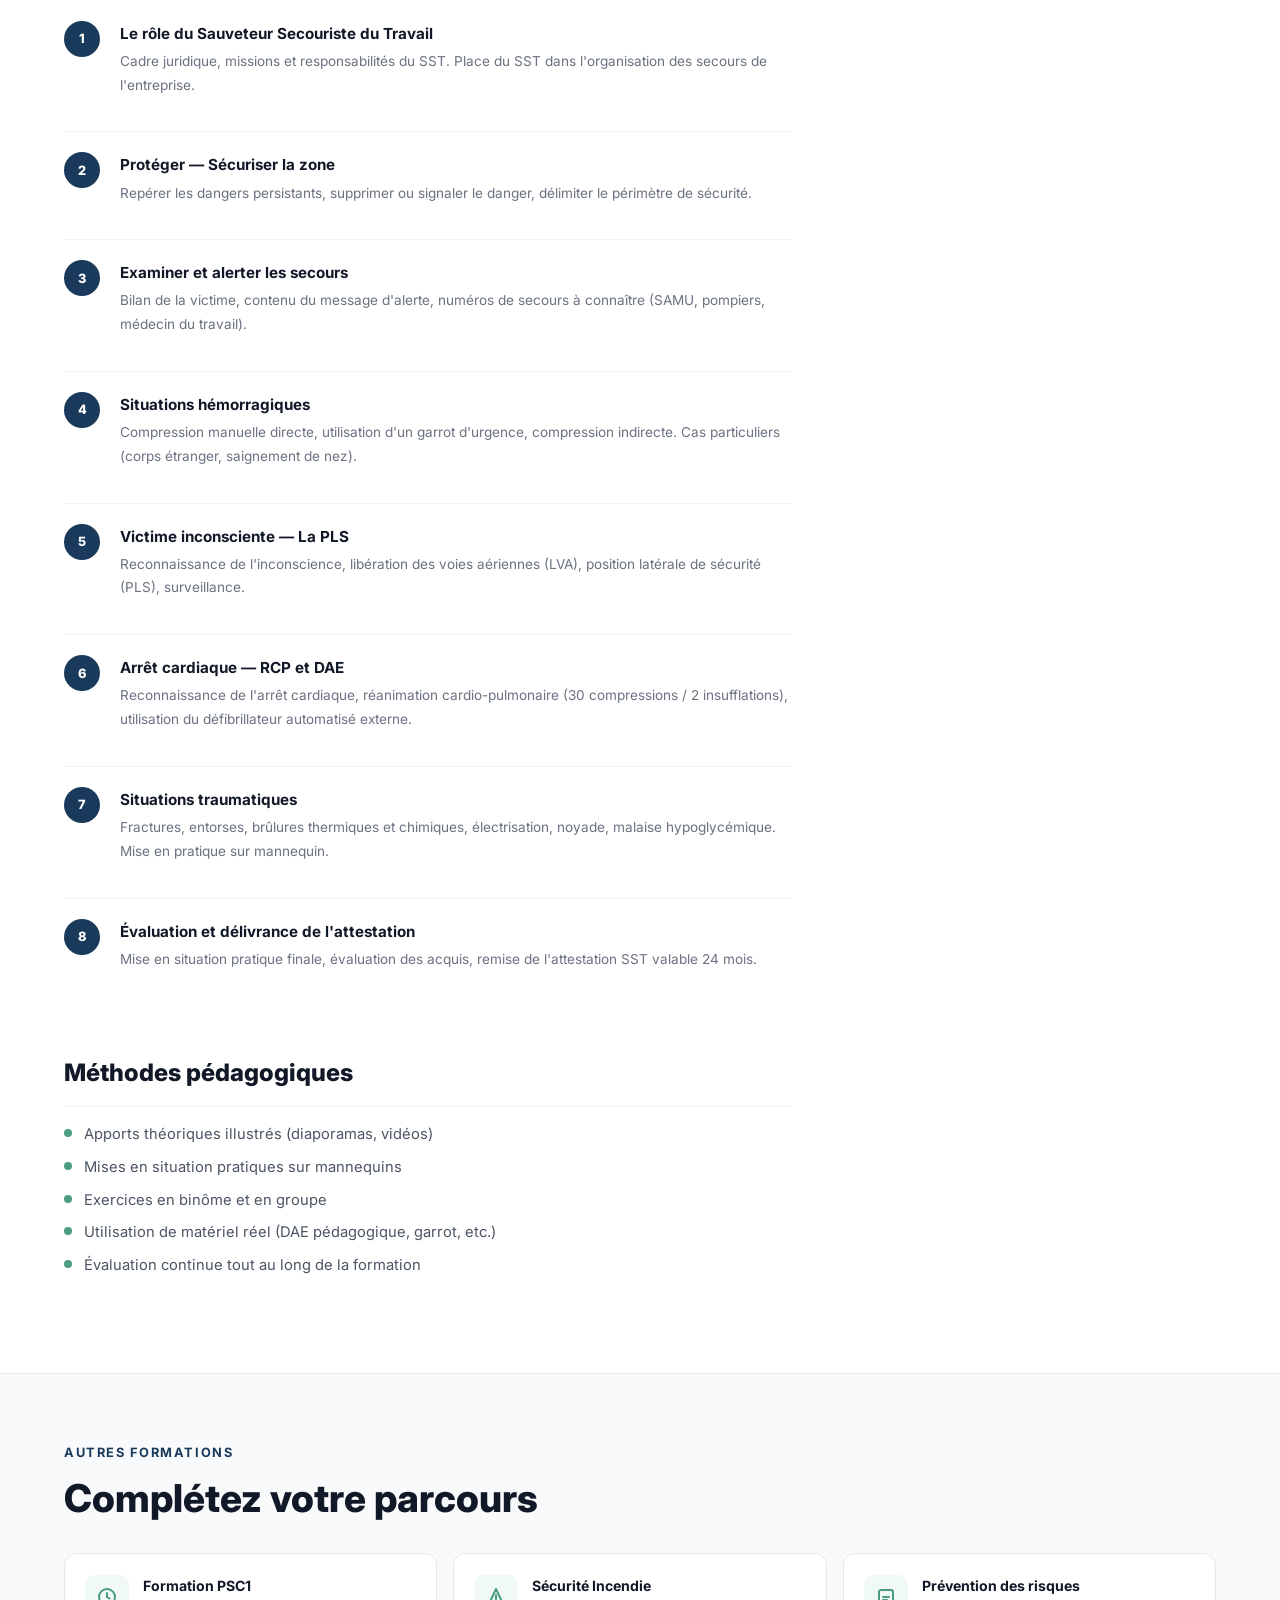
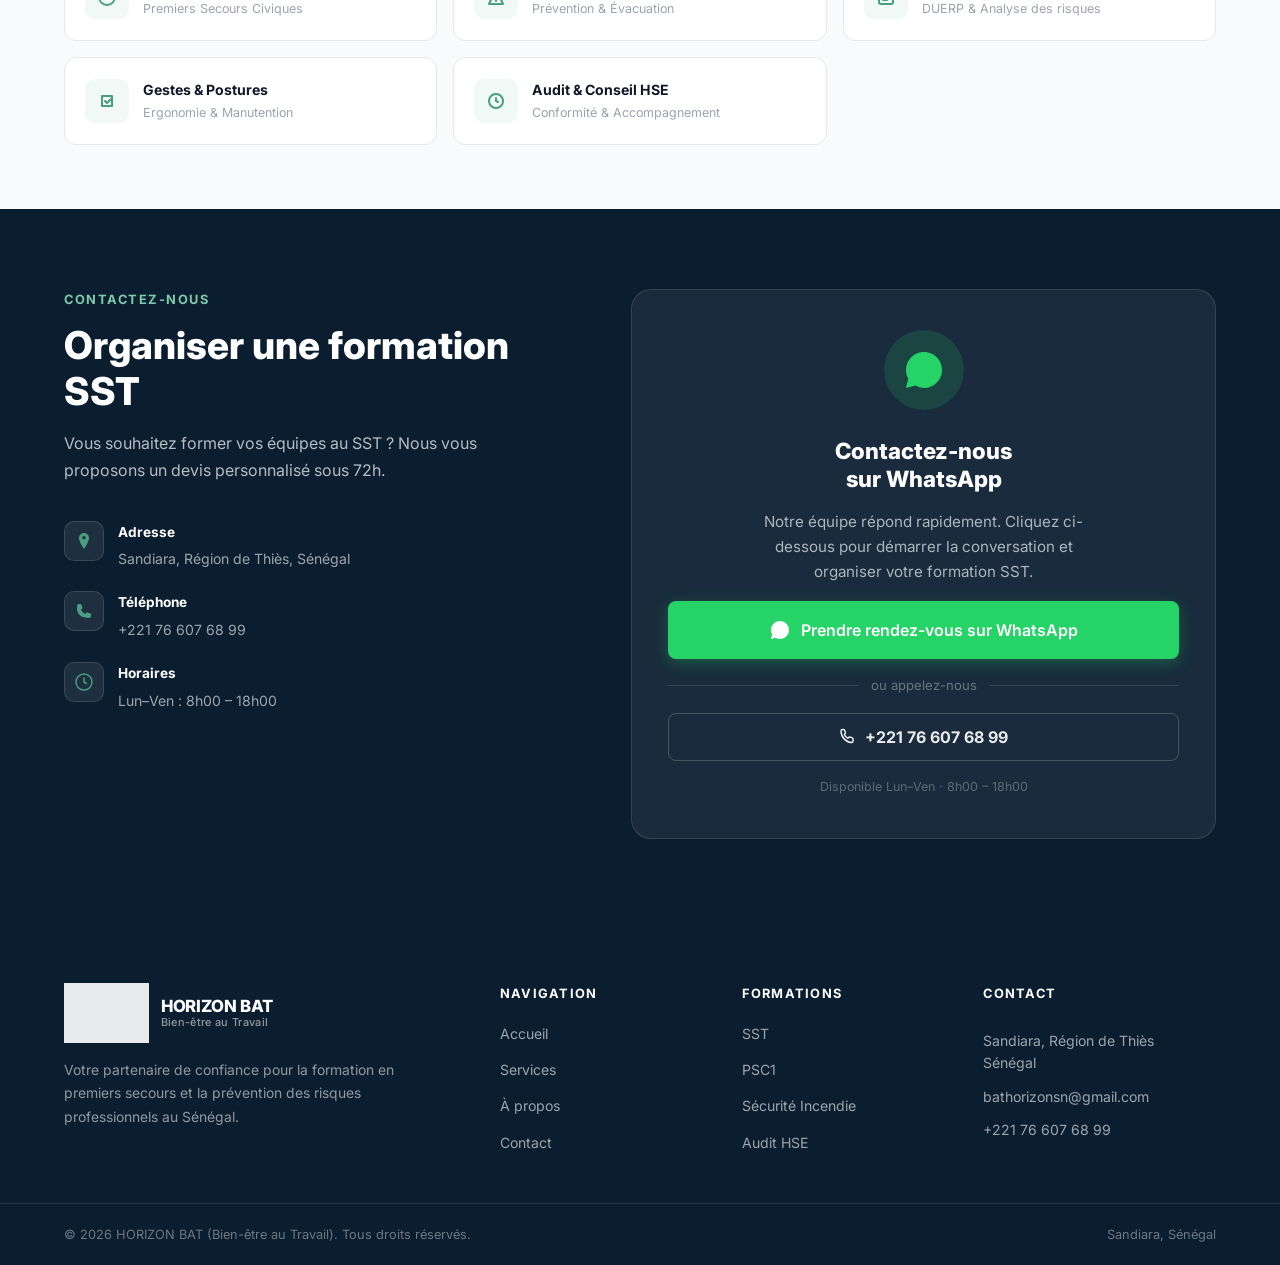
<file: sst.html>
<!DOCTYPE html>
<html lang="fr">
<head>
  <meta charset="UTF-8" />
  <meta name="viewport" content="width=device-width, initial-scale=1.0" />
  <title>Formation SST — Sauveteur Secouriste du Travail | HORIZON BAT</title>
  <meta name="description" content="Formation SST certifiée à Sandiara, Sénégal. Apprenez à protéger, alerter et secourir en cas d'accident du travail. Formation initiale 2 jours + recyclage annuel." />
  <link rel="stylesheet" href="style.css" />
  <link rel="preconnect" href="https://fonts.googleapis.com" />
  <link rel="preconnect" href="https://fonts.gstatic.com" crossorigin />
  <link href="https://fonts.googleapis.com/css2?family=Inter:wght@300;400;500;600;700;800&display=swap" rel="stylesheet" />
</head>
<body>

  <!-- HEADER -->
  <header class="header" id="header">
    <div class="container header__inner">
      <a href="index.html" class="logo">
        <img src="logo.png" alt="HORIZON BAT" class="logo__img" style="height:60px;">
        <div class="logo__text">
          <span class="logo__name">HORIZON BAT</span>
          <span class="logo__tagline">Bien-être au Travail</span>
        </div>
      </a>
      <nav class="nav" id="nav">
        <ul class="nav__list">
          <li><a href="index.html#accueil" class="nav__link">Accueil</a></li>
          <li><a href="index.html#services" class="nav__link active">Services</a></li>
          <li><a href="index.html#apropos" class="nav__link">À propos</a></li>
          <li><a href="index.html#contact" class="nav__link">Contact</a></li>
        </ul>
      </nav>
      <a href="#contact" class="btn btn--primary header__cta">Nous contacter</a>
      <button class="burger" id="burger" aria-label="Menu"><span></span><span></span><span></span></button>
    </div>
  </header>

  <!-- HERO -->
  <section class="page-hero">
    <div class="container page-hero__inner">
      <a href="index.html#services" class="page-hero__back">
        <svg width="16" height="16" viewBox="0 0 16 16" fill="none"><path d="M10 4L6 8l4 4" stroke="currentColor" stroke-width="2" stroke-linecap="round" stroke-linejoin="round"/></svg>
        Retour aux services
      </a>
      <div class="page-hero__badge">Formation certifiée</div>
      <h1 class="page-hero__title">Sauveteur Secouriste<br/>du Travail (SST)</h1>
      <p class="page-hero__subtitle">Formez vos collaborateurs aux gestes de premiers secours en milieu professionnel. Une formation obligatoire et concrète pour protéger vos équipes au quotidien.</p>
      <div class="page-hero__meta">
        <div class="page-hero__meta-item"><svg width="16" height="16" viewBox="0 0 16 16" fill="none"><circle cx="8" cy="8" r="6" stroke="currentColor" stroke-width="1.5"/><path d="M8 5v3l2 1" stroke="currentColor" stroke-width="1.5" stroke-linecap="round"/></svg><span>Durée : <strong>14h (2 jours)</strong></span></div>
        <div class="page-hero__meta-item"><svg width="16" height="16" viewBox="0 0 16 16" fill="none"><path d="M8 2a3 3 0 1 0 0 6 3 3 0 0 0 0-6zm-5 10a5 5 0 0 1 10 0" stroke="currentColor" stroke-width="1.5" stroke-linecap="round"/></svg><span>Public : <strong>Tout salarié</strong></span></div>
        <div class="page-hero__meta-item"><svg width="16" height="16" viewBox="0 0 16 16" fill="none"><path d="M3 8h10M8 3l5 5-5 5" stroke="currentColor" stroke-width="1.5" stroke-linecap="round" stroke-linejoin="round"/></svg><span>Recyclage : <strong>7h / an</strong></span></div>
      </div>
    </div>
  </section>

  <!-- BREADCRUMB -->
  <div class="breadcrumb">
    <div class="container breadcrumb__inner">
      <a href="index.html">Accueil</a>
      <span class="breadcrumb__sep">›</span>
      <a href="index.html#services">Services</a>
      <span class="breadcrumb__sep">›</span>
      <span>Formation SST</span>
    </div>
  </div>

  <!-- CONTENU PRINCIPAL -->
  <section class="service-detail">
    <div class="container service-detail__inner">

      <!-- Colonne principale -->
      <div class="service-content">

        <h2>Présentation de la formation</h2>
        <p>La formation de Sauveteur Secouriste du Travail (SST) est une formation de premiers secours adaptée au contexte professionnel. Elle vise à doter chaque entreprise de salariés capables d'intervenir efficacement en cas d'accident ou de malaise sur le lieu de travail.</p>
        <p>Dispensée par nos formateurs certifiés, cette formation allie théorie et pratique intensive pour garantir des réflexes opérationnels immédiatement après la formation.</p>

        <h2>Objectifs pédagogiques</h2>
        <ul class="objectives-list">
          <li>Être capable de protéger la victime et les témoins d'un accident</li>
          <li>Donner l'alerte aux secours spécialisés de manière efficace</li>
          <li>Exécuter les gestes de premiers secours adaptés à chaque situation</li>
          <li>Pratiquer la réanimation cardio-pulmonaire (RCP)</li>
          <li>Utiliser un défibrillateur automatisé externe (DAE)</li>
          <li>Prendre en charge une victime en attendant les secours</li>
        </ul>

        <h2>Public concerné</h2>
        <p>Tout salarié d'entreprise, quelle que soit son activité, peut être désigné SST. La réglementation recommande au minimum un SST par atelier ou chantier. Cette formation est particulièrement recommandée pour :</p>
        <ul>
          <li>Les membres du CSE (Comité Social et Économique)</li>
          <li>Le personnel d'encadrement et les chefs d'équipe</li>
          <li>Les travailleurs isolés</li>
          <li>Tout salarié volontaire souhaitant apprendre les gestes qui sauvent</li>
        </ul>

        <h2>Programme de formation</h2>
        <div class="program-list">
          <div class="program-item">
            <div class="program-item__num">1</div>
            <div class="program-item__body">
              <div class="program-item__title">Le rôle du Sauveteur Secouriste du Travail</div>
              <p class="program-item__desc">Cadre juridique, missions et responsabilités du SST. Place du SST dans l'organisation des secours de l'entreprise.</p>
            </div>
          </div>
          <div class="program-item">
            <div class="program-item__num">2</div>
            <div class="program-item__body">
              <div class="program-item__title">Protéger — Sécuriser la zone</div>
              <p class="program-item__desc">Repérer les dangers persistants, supprimer ou signaler le danger, délimiter le périmètre de sécurité.</p>
            </div>
          </div>
          <div class="program-item">
            <div class="program-item__num">3</div>
            <div class="program-item__body">
              <div class="program-item__title">Examiner et alerter les secours</div>
              <p class="program-item__desc">Bilan de la victime, contenu du message d'alerte, numéros de secours à connaître (SAMU, pompiers, médecin du travail).</p>
            </div>
          </div>
          <div class="program-item">
            <div class="program-item__num">4</div>
            <div class="program-item__body">
              <div class="program-item__title">Situations hémorragiques</div>
              <p class="program-item__desc">Compression manuelle directe, utilisation d'un garrot d'urgence, compression indirecte. Cas particuliers (corps étranger, saignement de nez).</p>
            </div>
          </div>
          <div class="program-item">
            <div class="program-item__num">5</div>
            <div class="program-item__body">
              <div class="program-item__title">Victime inconsciente — La PLS</div>
              <p class="program-item__desc">Reconnaissance de l'inconscience, libération des voies aériennes (LVA), position latérale de sécurité (PLS), surveillance.</p>
            </div>
          </div>
          <div class="program-item">
            <div class="program-item__num">6</div>
            <div class="program-item__body">
              <div class="program-item__title">Arrêt cardiaque — RCP et DAE</div>
              <p class="program-item__desc">Reconnaissance de l'arrêt cardiaque, réanimation cardio-pulmonaire (30 compressions / 2 insufflations), utilisation du défibrillateur automatisé externe.</p>
            </div>
          </div>
          <div class="program-item">
            <div class="program-item__num">7</div>
            <div class="program-item__body">
              <div class="program-item__title">Situations traumatiques</div>
              <p class="program-item__desc">Fractures, entorses, brûlures thermiques et chimiques, électrisation, noyade, malaise hypoglycémique. Mise en pratique sur mannequin.</p>
            </div>
          </div>
          <div class="program-item">
            <div class="program-item__num">8</div>
            <div class="program-item__body">
              <div class="program-item__title">Évaluation et délivrance de l'attestation</div>
              <p class="program-item__desc">Mise en situation pratique finale, évaluation des acquis, remise de l'attestation SST valable 24 mois.</p>
            </div>
          </div>
        </div>

        <h2>Méthodes pédagogiques</h2>
        <ul>
          <li>Apports théoriques illustrés (diaporamas, vidéos)</li>
          <li>Mises en situation pratiques sur mannequins</li>
          <li>Exercices en binôme et en groupe</li>
          <li>Utilisation de matériel réel (DAE pédagogique, garrot, etc.)</li>
          <li>Évaluation continue tout au long de la formation</li>
        </ul>

      </div>

      <!-- Sidebar -->
      <aside class="service-sidebar">

        <div class="sidebar-card sidebar-card--primary">
          <div class="sidebar-card__title">Informations pratiques</div>
          <div class="sidebar-info-list">
            <div class="sidebar-info-item"><span>Durée initiale</span><strong>14h — 2 jours</strong></div>
            <div class="sidebar-info-item"><span>Recyclage</span><strong>7h — 1 jour / an</strong></div>
            <div class="sidebar-info-item"><span>Participants</span><strong>4 à 10 personnes</strong></div>
            <div class="sidebar-info-item"><span>Lieu</span><strong>En entreprise ou centre</strong></div>
            <div class="sidebar-info-item"><span>Attestation</span><strong>Valable 24 mois</strong></div>
            <div class="sidebar-info-item"><span>Déplacement</span><strong>Région de Thiès & +</strong></div>
          </div>
          <div style="margin-top:20px;" class="sidebar-card__cta">
            <a href="#contact" class="btn btn--green">Demander un devis</a>
            <a href="tel:+221766076899" class="btn btn--navy-outline">+221 76 607 68 99</a>
          </div>
        </div>

        <div class="sidebar-card">
          <div class="sidebar-card__title">Ce que vous obtenez</div>
          <ul class="objectives-list">
            <li>Attestation SST nationale</li>
            <li>Support de cours remis à chaque participant</li>
            <li>Accès au recyclage annuel</li>
            <li>Suivi post-formation</li>
          </ul>
        </div>

        <div class="sidebar-card">
          <div class="sidebar-card__title">Prérequis</div>
          <p style="font-size:.88rem;color:var(--gray-500);line-height:1.6;">Aucun prérequis nécessaire. La formation est accessible à tout salarié, quel que soit son niveau d'études ou son poste.</p>
        </div>

      </aside>
    </div>
  </section>

  <!-- SERVICES LIÉS -->
  <section class="related-services">
    <div class="container">
      <p class="section__eyebrow">Autres formations</p>
      <h2 class="section__title" style="text-align:left;">Complétez votre parcours</h2>
      <div class="related-services__grid">
        <a href="psc1.html" class="related-card">
          <div class="related-card__icon"><svg width="22" height="22" viewBox="0 0 22 22" fill="none"><circle cx="11" cy="11" r="8" stroke="#4a9e7f" stroke-width="2"/><path d="M11 7v4l2.5 1.5" stroke="#4a9e7f" stroke-width="2" stroke-linecap="round"/></svg></div>
          <div><div class="related-card__title">Formation PSC1</div><div class="related-card__sub">Premiers Secours Civiques</div></div>
        </a>
        <a href="incendie.html" class="related-card">
          <div class="related-card__icon"><svg width="22" height="22" viewBox="0 0 22 22" fill="none"><path d="M11 3L4 18h14L11 3z" stroke="#4a9e7f" stroke-width="2" stroke-linejoin="round"/><path d="M11 13v-4M11 15v-1" stroke="#4a9e7f" stroke-width="2" stroke-linecap="round"/></svg></div>
          <div><div class="related-card__title">Sécurité Incendie</div><div class="related-card__sub">Prévention & Évacuation</div></div>
        </a>
        <a href="prevention.html" class="related-card">
          <div class="related-card__icon"><svg width="22" height="22" viewBox="0 0 22 22" fill="none"><rect x="4" y="4" width="14" height="14" rx="2" stroke="#4a9e7f" stroke-width="2"/><path d="M8 11h6M8 14h4" stroke="#4a9e7f" stroke-width="2" stroke-linecap="round"/></svg></div>
          <div><div class="related-card__title">Prévention des risques</div><div class="related-card__sub">DUERP & Analyse des risques</div></div>
        </a>
        <a href="gestes-postures.html" class="related-card">
          <div class="related-card__icon"><svg width="22" height="22" viewBox="0 0 22 22" fill="none"><path d="M6 6h10v10H6z" stroke="#4a9e7f" stroke-width="2" stroke-linejoin="round"/><path d="M9 11l2 2 4-4" stroke="#4a9e7f" stroke-width="2" stroke-linecap="round" stroke-linejoin="round"/></svg></div>
          <div><div class="related-card__title">Gestes & Postures</div><div class="related-card__sub">Ergonomie & Manutention</div></div>
        </a>
        <a href="audit-hse.html" class="related-card">
          <div class="related-card__icon"><svg width="22" height="22" viewBox="0 0 22 22" fill="none"><circle cx="11" cy="11" r="7" stroke="#4a9e7f" stroke-width="2"/><path d="M11 8v3l2 1" stroke="#4a9e7f" stroke-width="2" stroke-linecap="round"/></svg></div>
          <div><div class="related-card__title">Audit & Conseil HSE</div><div class="related-card__sub">Conformité & Accompagnement</div></div>
        </a>
      </div>
    </div>
  </section>

  <!-- CONTACT -->
  <section class="section page-contact" id="contact">
    <div class="container contact__inner">
      <div class="contact__info">
        <p class="section__eyebrow">Contactez-nous</p>
        <h2 class="section__title">Organiser une formation SST</h2>
        <p class="contact__text">Vous souhaitez former vos équipes au SST ? Nous vous proposons un devis personnalisé sous 72h.</p>
        <div class="contact__details">
          <div class="contact__item">
            <div class="contact__item-icon"><svg width="20" height="20" viewBox="0 0 20 20" fill="none"><path d="M10 2C7.24 2 5 4.24 5 7c0 3.75 5 11 5 11s5-7.25 5-11c0-2.76-2.24-5-5-5zm0 6.5A1.5 1.5 0 1 1 10 5a1.5 1.5 0 0 1 0 3.5z" fill="#4a9e7f"/></svg></div>
            <div><strong>Adresse</strong><span>Sandiara, Région de Thiès, Sénégal</span></div>
          </div>
          <div class="contact__item">
            <div class="contact__item-icon"><svg width="20" height="20" viewBox="0 0 20 20" fill="none"><path d="M3 5a2 2 0 0 1 2-2h1.5a1 1 0 0 1 .95.68l1 3a1 1 0 0 1-.27 1.06l-1.22 1.1a9.05 9.05 0 0 0 4.2 4.2l1.1-1.22a1 1 0 0 1 1.06-.27l3 1A1 1 0 0 1 17 13.5V15a2 2 0 0 1-2 2C7.16 17 3 12.84 3 8V5z" fill="#4a9e7f"/></svg></div>
            <div><strong>Téléphone</strong><a href="tel:+221766076899">+221 76 607 68 99</a></div>
          </div>
          <div class="contact__item">
            <div class="contact__item-icon"><svg width="20" height="20" viewBox="0 0 20 20" fill="none"><circle cx="10" cy="10" r="8" stroke="#4a9e7f" stroke-width="1.5"/><path d="M10 6v4l2.5 1.5" stroke="#4a9e7f" stroke-width="1.5" stroke-linecap="round"/></svg></div>
            <div><strong>Horaires</strong><span>Lun–Ven : 8h00 – 18h00</span></div>
          </div>
        </div>
      </div>
      <div class="whatsapp-cta">
        <div class="whatsapp-cta__icon-wrap">
          <svg width="80" height="80" viewBox="0 0 80 80" fill="none"><circle cx="40" cy="40" r="40" fill="rgba(37,211,102,.15)"/><path d="M54.6 45.5c-.42-.21-2.5-1.23-2.88-1.37-.39-.14-.67-.21-.95.21-.28.42-1.09 1.37-1.33 1.65-.24.28-.49.32-.91.11-.42-.21-1.78-.66-3.39-2.09-1.25-1.12-2.1-2.5-2.35-2.92-.24-.42-.03-.65.18-.86.19-.19.42-.49.63-.73.21-.25.28-.42.42-.7.14-.28.07-.53-.04-.74-.11-.21-.95-2.29-1.3-3.13-.34-.82-.69-.71-.95-.72-.24-.01-.53-.01-.81-.01-.28 0-.73.11-1.12.53-.39.42-1.47 1.44-1.47 3.51 0 2.08 1.51 4.08 1.72 4.36.21.28 2.97 4.54 7.2 6.37 1.01.43 1.79.69 2.4.89 1.01.32 1.93.27 2.66.16.81-.12 2.5-1.02 2.85-2.01.35-.98.35-1.83.25-2.01-.1-.18-.39-.28-.81-.49zM40 22c-9.94 0-18 8.06-18 18 0 3.17.82 6.14 2.26 8.72L22 58l9.43-2.47A17.93 17.93 0 0040 58c9.94 0 18-8.06 18-18S49.94 22 40 22z" fill="#25D366"/></svg>
        </div>
        <h3 class="whatsapp-cta__title">Contactez-nous<br/>sur WhatsApp</h3>
        <p class="whatsapp-cta__text">Notre équipe répond rapidement. Cliquez ci-dessous pour démarrer la conversation et organiser votre formation SST.</p>
        <a href="https://wa.me/221766076899?text=Bonjour%2C%20je%20souhaite%20prendre%20rendez-vous%20avec%20HORIZON%20BAT" class="btn btn--whatsapp btn--lg" target="_blank" rel="noopener noreferrer">
          <svg width="22" height="22" viewBox="0 0 22 22" fill="currentColor"><path d="M11 2C6.03 2 2 6.03 2 11c0 1.59.41 3.08 1.13 4.38L2 20l4.75-1.24A8.96 8.96 0 0 0 11 20c4.97 0 9-4.03 9-9s-4.03-9-9-9zm4.18 12.77c-.13-.06-.76-.37-.88-.42-.12-.04-.2-.06-.29.06-.08.13-.33.42-.4.51-.08.08-.15.09-.28.03-.13-.06-.54-.2-1.03-.63-.38-.34-.64-.76-.71-.89-.07-.13-.01-.2.06-.26.06-.06.13-.15.19-.22.06-.08.08-.13.13-.21.04-.09.02-.16-.01-.22-.03-.07-.29-.7-.39-.96-.1-.25-.21-.22-.29-.22h-.25c-.08 0-.22.03-.34.16-.12.13-.45.44-.45 1.07 0 .63.46 1.24.52 1.33.06.08.9 1.38 2.19 1.94.31.13.54.21.73.27.31.1.59.08.81.05.25-.04.76-.31.87-.61.11-.3.11-.56.08-.61-.03-.06-.12-.09-.25-.15z"/></svg>
          Prendre rendez-vous sur WhatsApp
        </a>
        <div class="whatsapp-cta__divider"><span>ou appelez-nous</span></div>
        <a href="tel:+221766076899" class="whatsapp-cta__phone">
          <svg width="18" height="18" viewBox="0 0 18 18" fill="none"><path d="M2 3a1.5 1.5 0 0 1 1.5-1.5h1.15a1 1 0 0 1 .95.68l.82 2.46a1 1 0 0 1-.27 1.05l-.92.84a8.04 8.04 0 0 0 3.74 3.74l.84-.92a1 1 0 0 1 1.05-.27l2.46.82a1 1 0 0 1 .68.95V13A1.5 1.5 0 0 1 13 14.5C7.2 14.5 2 9.3 2 3z" stroke="currentColor" stroke-width="1.5" stroke-linecap="round" stroke-linejoin="round"/></svg>
          +221 76 607 68 99
        </a>
        <p class="whatsapp-cta__hours">Disponible Lun–Ven · 8h00 – 18h00</p>
      </div>
    </div>
  </section>

  <!-- FOOTER -->
  <footer class="footer">
    <div class="container footer__inner">
      <div class="footer__brand">
        <div class="logo logo--light">
          <img src="logo.png" alt="HORIZON BAT" class="logo__img logo__img--footer" style="height:60px;">
          <div class="logo__text"><span class="logo__name">HORIZON BAT</span><span class="logo__tagline">Bien-être au Travail</span></div>
        </div>
        <p class="footer__desc">Votre partenaire de confiance pour la formation en premiers secours et la prévention des risques professionnels au Sénégal.</p>
      </div>
      <div class="footer__links"><h4>Navigation</h4><ul><li><a href="index.html">Accueil</a></li><li><a href="index.html#services">Services</a></li><li><a href="index.html#apropos">À propos</a></li><li><a href="#contact">Contact</a></li></ul></div>
      <div class="footer__links"><h4>Formations</h4><ul><li><a href="sst.html">SST</a></li><li><a href="psc1.html">PSC1</a></li><li><a href="incendie.html">Sécurité Incendie</a></li><li><a href="audit-hse.html">Audit HSE</a></li></ul></div>
      <div class="footer__contact"><h4>Contact</h4><p>Sandiara, Région de Thiès<br/>Sénégal</p><a href="mailto:bathorizonsn@gmail.com">bathorizonsn@gmail.com</a><a href="tel:+221766076899">+221 76 607 68 99</a></div>
    </div>
    <div class="footer__bottom"><div class="container"><p>&copy; 2026 HORIZON BAT (Bien-être au Travail). Tous droits réservés.</p><p>Sandiara, Sénégal</p></div></div>
  </footer>

  <script src="main.js"></script>
</body>
</html>
</file>
<file: style.css>
/* ===================================
   HORIZON BAT — Styles principaux
   =================================== */

/* ---------- RESET & BASE ---------- */
*, *::before, *::after { box-sizing: border-box; margin: 0; padding: 0; }

:root {
  /* Palette HORIZON BAT — bleu marine + vert */
  --blue-900: #0b1e30;       /* très sombre (footer, hero deep) */
  --blue-800: #0f2640;
  --blue-700: #132e4e;       /* navy foncé */
  --blue-600: #1a3a5c;       /* navy principal */
  --blue-500: #1a3a5c;       /* primary = navy */
  --blue-400: #4a9e7f;       /* accent vert */
  --blue-100: #c6e8dc;       /* vert très clair */
  --blue-50:  #f0f9f5;       /* fond vert ultra léger */
  --blue-light: #e4f4ed;

  --white: #ffffff;
  --gray-50:  #f9fafb;
  --gray-100: #f3f4f6;
  --gray-200: #e5e7eb;
  --gray-400: #9ca3af;
  --gray-500: #6b7280;
  --gray-600: #4b5563;
  --gray-700: #374151;
  --gray-900: #111827;

  --font: 'Inter', system-ui, sans-serif;
  --shadow-sm: 0 1px 3px rgba(0,0,0,.08);
  --shadow: 0 4px 16px rgba(26,58,92,.12);
  --shadow-lg: 0 8px 32px rgba(26,58,92,.18);
  --radius: 12px;
  --radius-lg: 20px;
  --transition: .25s ease;
}

html { scroll-behavior: smooth; }

body {
  font-family: var(--font);
  color: var(--gray-700);
  background: var(--white);
  line-height: 1.65;
  -webkit-font-smoothing: antialiased;
}

a { text-decoration: none; color: inherit; }
ul { list-style: none; }
img { max-width: 100%; display: block; }

/* ---------- CONTAINER ---------- */
.container {
  max-width: 1200px;
  margin: 0 auto;
  padding: 0 24px;
}

/* ---------- BUTTONS ---------- */
.btn {
  display: inline-flex;
  align-items: center;
  gap: 8px;
  padding: 12px 24px;
  border-radius: 8px;
  font-weight: 600;
  font-size: .95rem;
  cursor: pointer;
  border: 2px solid transparent;
  transition: all var(--transition);
  white-space: nowrap;
}
.btn--primary {
  background: var(--blue-500);
  color: var(--white);
  border-color: var(--blue-500);
}
.btn--primary:hover {
  background: var(--blue-700);
  border-color: var(--blue-700);
  transform: translateY(-1px);
  box-shadow: var(--shadow);
}
.btn--outline {
  background: transparent;
  color: var(--white);
  border-color: rgba(255,255,255,.6);
}
.btn--outline:hover {
  background: rgba(255,255,255,.15);
  border-color: var(--white);
}
.btn--lg { padding: 14px 30px; font-size: 1rem; }
.btn--full { width: 100%; justify-content: center; }

/* ---------- SECTION COMMON ---------- */
.section { padding: 96px 0; }

.section__header {
  text-align: center;
  max-width: 680px;
  margin: 0 auto 64px;
}

.section__eyebrow {
  display: inline-block;
  font-size: .8rem;
  font-weight: 700;
  letter-spacing: .12em;
  text-transform: uppercase;
  color: var(--blue-500);
  margin-bottom: 12px;
}

.section__title {
  font-size: clamp(1.75rem, 3vw, 2.4rem);
  font-weight: 800;
  color: var(--gray-900);
  line-height: 1.2;
  margin-bottom: 16px;
}

.section__subtitle {
  color: var(--gray-500);
  font-size: 1.05rem;
}

/* ===================================
   HEADER
   =================================== */
.header {
  position: fixed;
  top: 0; left: 0; right: 0;
  z-index: 1000;
  padding: 0;
  background: rgba(255,255,255,.95);
  backdrop-filter: blur(12px);
  border-bottom: 1px solid transparent;
  transition: all var(--transition);
}
.header.scrolled {
  border-bottom-color: var(--gray-200);
  box-shadow: var(--shadow-sm);
}

.header__inner {
  display: flex;
  align-items: center;
  gap: 32px;
  height: 72px;
}

/* Logo */
.logo {
  display: flex;
  align-items: center;
  gap: 12px;
  flex-shrink: 0;
}
.logo__img { height: 44px; width: auto; object-fit: contain; display: block; }
.logo__svg { flex-shrink: 0; }
.logo__text { display: flex; flex-direction: column; line-height: 1.2; }
.logo__name {
  font-size: 1.05rem;
  font-weight: 800;
  color: var(--blue-500);
  letter-spacing: -.01em;
}
.logo__tagline {
  font-size: .68rem;
  font-weight: 500;
  color: var(--gray-500);
  letter-spacing: .03em;
}

/* Nav */
.nav { margin-left: auto; }
.nav__list { display: flex; gap: 4px; }
.nav__link {
  padding: 6px 14px;
  border-radius: 6px;
  font-size: .9rem;
  font-weight: 500;
  color: var(--gray-600);
  transition: all var(--transition);
}
.nav__link:hover,
.nav__link.active {
  color: var(--blue-500);
  background: var(--blue-50);
}

.header__cta { margin-left: 8px; padding: 9px 20px; font-size: .88rem; }

/* Burger */
.burger {
  display: none;
  flex-direction: column;
  gap: 5px;
  background: none;
  border: none;
  cursor: pointer;
  padding: 4px;
  margin-left: auto;
}
.burger span {
  display: block;
  width: 24px;
  height: 2px;
  background: var(--gray-700);
  border-radius: 2px;
  transition: all var(--transition);
}
.burger.open span:nth-child(1) { transform: translateY(7px) rotate(45deg); }
.burger.open span:nth-child(2) { opacity: 0; }
.burger.open span:nth-child(3) { transform: translateY(-7px) rotate(-45deg); }

/* ===================================
   HERO
   =================================== */
.hero {
  position: relative;
  min-height: 100vh;
  display: flex;
  align-items: center;
  overflow: hidden;
  padding: 120px 0 80px;
}

.hero__bg {
  position: absolute;
  inset: 0;
  background: linear-gradient(135deg, var(--blue-900) 0%, var(--blue-600) 60%, #1f4e72 100%);
}
.hero__bg::after {
  content: '';
  position: absolute;
  inset: 0;
  background:
    radial-gradient(circle at 80% 20%, rgba(255,255,255,.08) 0%, transparent 50%),
    radial-gradient(circle at 10% 80%, rgba(255,255,255,.05) 0%, transparent 40%);
}

/* Grid pattern overlay */
.hero__bg::before {
  content: '';
  position: absolute;
  inset: 0;
  background-image: linear-gradient(rgba(255,255,255,.04) 1px, transparent 1px),
                    linear-gradient(90deg, rgba(255,255,255,.04) 1px, transparent 1px);
  background-size: 60px 60px;
}

.hero__content {
  position: relative;
  z-index: 1;
  max-width: 780px;
}

.hero__eyebrow {
  display: inline-flex;
  align-items: center;
  gap: 8px;
  font-size: .82rem;
  font-weight: 600;
  letter-spacing: .1em;
  text-transform: uppercase;
  color: rgba(255,255,255,.7);
  margin-bottom: 20px;
}
.hero__eyebrow::before {
  content: '';
  display: block;
  width: 24px;
  height: 2px;
  background: rgba(255,255,255,.5);
}

.hero__title {
  font-size: clamp(2.2rem, 5vw, 3.6rem);
  font-weight: 800;
  color: var(--white);
  line-height: 1.12;
  margin-bottom: 24px;
  letter-spacing: -.02em;
}
.hero__title--accent {
  color: #7ecbac;
}

.hero__subtitle {
  font-size: 1.15rem;
  color: rgba(255,255,255,.82);
  max-width: 580px;
  margin-bottom: 40px;
  line-height: 1.7;
}

.hero__actions {
  display: flex;
  gap: 16px;
  flex-wrap: wrap;
  margin-bottom: 64px;
}

/* Stats */
.hero__stats {
  display: flex;
  align-items: center;
  gap: 32px;
  flex-wrap: wrap;
}
.stat { text-align: left; }
.stat__number {
  display: block;
  font-size: 2.2rem;
  font-weight: 800;
  color: var(--white);
  line-height: 1;
}
.stat__suffix { font-size: 2rem; font-weight: 800; color: #7ecbac; }
.stat__label {
  font-size: .8rem;
  color: rgba(255,255,255,.65);
  margin-top: 4px;
}
.stat__divider {
  width: 1px;
  height: 40px;
  background: rgba(255,255,255,.2);
}

/* Scroll indicator */
.hero__scroll {
  position: absolute;
  bottom: 32px;
  left: 50%;
  transform: translateX(-50%);
  z-index: 1;
  animation: bounce 2s infinite;
}
.hero__scroll a {
  display: flex;
  align-items: center;
  justify-content: center;
  width: 44px;
  height: 44px;
  background: var(--white);
  border-radius: 50%;
  box-shadow: var(--shadow);
}
@keyframes bounce {
  0%, 100% { transform: translateX(-50%) translateY(0); }
  50% { transform: translateX(-50%) translateY(8px); }
}

/* ===================================
   TRUST BAND
   =================================== */
.trust {
  background: var(--gray-50);
  border-top: 1px solid var(--gray-200);
  border-bottom: 1px solid var(--gray-200);
  padding: 20px 0;
}
.trust__inner {
  display: flex;
  align-items: center;
  gap: 24px;
  flex-wrap: wrap;
}
.trust__label {
  font-size: .78rem;
  font-weight: 600;
  text-transform: uppercase;
  letter-spacing: .08em;
  color: var(--gray-400);
  white-space: nowrap;
}
.trust__logos {
  display: flex;
  align-items: center;
  gap: 16px;
  flex-wrap: wrap;
}
.trust__item {
  font-size: .85rem;
  font-weight: 600;
  color: var(--gray-600);
}
.trust__sep { color: var(--gray-300); }

/* ===================================
   SERVICES
   =================================== */
.services { background: var(--white); }

.services__grid {
  display: grid;
  grid-template-columns: repeat(3, 1fr);
  gap: 24px;
}

.service-card {
  background: var(--white);
  border: 1.5px solid var(--gray-200);
  border-radius: var(--radius-lg);
  padding: 32px 28px;
  transition: all var(--transition);
  position: relative;
  overflow: hidden;
}
.service-card:hover {
  border-color: var(--blue-400);
  box-shadow: var(--shadow-lg);
  transform: translateY(-4px);
}

.service-card--featured {
  background: linear-gradient(135deg, #0b1e30, #1a3a5c);
  border-color: transparent;
  color: var(--white);
}
.service-card--featured .service-card__desc,
.service-card--featured .service-card__list li {
  color: rgba(255,255,255,.82);
}
.service-card--featured .service-card__list li::before {
  border-color: rgba(255,255,255,.6);
}
.service-card--featured:hover { transform: translateY(-4px); box-shadow: var(--shadow-lg); }

.service-card__badge {
  position: absolute;
  top: 20px;
  right: 20px;
  background: rgba(255,255,255,.2);
  color: var(--white);
  font-size: .72rem;
  font-weight: 700;
  padding: 3px 10px;
  border-radius: 20px;
  letter-spacing: .06em;
  text-transform: uppercase;
}

.service-card__icon {
  width: 56px;
  height: 56px;
  border-radius: 14px;
  display: flex;
  align-items: center;
  justify-content: center;
  margin-bottom: 20px;
}
.service-card__icon--blue { background: var(--blue-500); }
.service-card__icon--white { background: rgba(255,255,255,.2); }

.service-card__title {
  font-size: 1.05rem;
  font-weight: 700;
  color: var(--gray-900);
  margin-bottom: 10px;
  line-height: 1.3;
}
.service-card--featured .service-card__title { color: var(--white); }

.service-card__desc {
  font-size: .9rem;
  color: var(--gray-500);
  margin-bottom: 16px;
  line-height: 1.6;
}

.service-card__list {
  display: flex;
  flex-direction: column;
  gap: 6px;
}
.service-card__list li {
  font-size: .83rem;
  color: var(--gray-600);
  padding-left: 18px;
  position: relative;
}
.service-card__list li::before {
  content: '';
  position: absolute;
  left: 0;
  top: 8px;
  width: 6px;
  height: 6px;
  border-radius: 50%;
  border: 2px solid var(--blue-400);
}

.service-card__more {
  display: inline-block;
  margin-top: 16px;
  font-size: .82rem;
  font-weight: 600;
  color: var(--blue-400);
}
.service-card--featured .service-card__more { color: #7ecbac; }

/* Devise / Motto */
.services__devise {
  text-align: center;
  margin: -32px auto 56px;
  max-width: 600px;
  font-size: 1.05rem;
  font-style: italic;
  font-weight: 500;
  color: var(--blue-500);
  padding: 16px 28px;
  border-left: 4px solid var(--blue-400);
  border-right: 4px solid var(--blue-400);
  background: var(--blue-50);
  border-radius: var(--radius);
}

/* Catégories de services */
.services-category { margin-bottom: 48px; }

.services-category__header {
  display: flex;
  align-items: center;
  gap: 20px;
  margin-bottom: 24px;
}
.services-category__label {
  display: inline-flex;
  align-items: center;
  gap: 8px;
  padding: 7px 18px;
  border-radius: 30px;
  font-size: .78rem;
  font-weight: 800;
  letter-spacing: .1em;
  text-transform: uppercase;
  white-space: nowrap;
}
.services-category__label--navy {
  background: var(--blue-500);
  color: var(--white);
}
.services-category__label--green {
  background: var(--blue-400);
  color: var(--white);
}
.services-category__line {
  flex: 1;
  height: 1px;
  background: var(--gray-200);
}
.services-category__count {
  font-size: .78rem;
  color: var(--gray-400);
  font-weight: 500;
  white-space: nowrap;
}

/* Grille 3 colonnes (technique) */
.services__grid--technical {
  display: grid;
  grid-template-columns: repeat(3, 1fr);
  gap: 16px;
}

/* Grille 4 colonnes (médical) */
.services__grid--medical {
  display: grid;
  grid-template-columns: repeat(4, 1fr);
  gap: 16px;
}

/* Carte compacte */
.service-card--compact {
  padding: 22px 20px;
}
.service-card--compact .service-card__icon {
  width: 44px;
  height: 44px;
  border-radius: 10px;
  margin-bottom: 14px;
}
.service-card--compact .service-card__title {
  font-size: .95rem;
}
.service-card--compact .service-card__desc {
  font-size: .83rem;
  margin-bottom: 0;
}

/* Carte médicale */
.service-card--medical {
  border-color: var(--blue-100);
  background: linear-gradient(135deg, #f8fffe 0%, #f0f9f5 100%);
}
.service-card--medical:hover {
  border-color: var(--blue-400);
  box-shadow: 0 8px 32px rgba(74,158,127,.18);
}
.service-card--medical .service-card__title { color: var(--gray-900); }
.service-card__icon--green { background: var(--blue-400); }

/* Boutons services CTA */
.services__cta .btn--outline {
  color: var(--blue-500);
  border-color: var(--blue-100);
  background: var(--white);
}
.services__cta .btn--outline:hover {
  background: var(--blue-50);
  border-color: var(--blue-500);
}

/* Sous-tags formations */
.service-card__tags {
  display: flex;
  flex-wrap: wrap;
  gap: 6px;
  margin-top: 12px;
}
.service-card__tag {
  font-size: .72rem;
  font-weight: 600;
  padding: 3px 10px;
  border-radius: 20px;
  background: var(--blue-50);
  color: var(--blue-500);
  border: 1px solid var(--blue-100);
  text-decoration: none;
  transition: all var(--transition);
}
.service-card__tag:hover {
  background: var(--blue-500);
  color: var(--white);
  border-color: var(--blue-500);
}

.services__cta {
  text-align: center;
  margin-top: 48px;
}

/* Responsive services */
@media (max-width: 1024px) {
  .services__grid--technical { grid-template-columns: repeat(2, 1fr); }
  .services__grid--medical { grid-template-columns: repeat(2, 1fr); }
}
@media (max-width: 768px) {
  .services__grid--technical { grid-template-columns: 1fr; }
  .services__grid--medical { grid-template-columns: 1fr 1fr; }
}
@media (max-width: 480px) {
  .services__grid--medical { grid-template-columns: 1fr; }
}

/* ===================================
   WHY US
   =================================== */
.why {
  background: var(--blue-50);
  border-top: 1px solid var(--blue-100);
  border-bottom: 1px solid var(--blue-100);
}
.why__inner {
  display: grid;
  grid-template-columns: 1fr 1fr;
  gap: 80px;
  align-items: center;
}
.why__text {
  color: var(--gray-500);
  margin-bottom: 32px;
  font-size: 1rem;
}
.why__features { display: flex; flex-direction: column; gap: 20px; }

.feature {
  display: flex;
  gap: 14px;
}
.feature__icon {
  width: 36px;
  height: 36px;
  background: var(--white);
  border-radius: 8px;
  display: flex;
  align-items: center;
  justify-content: center;
  flex-shrink: 0;
  box-shadow: var(--shadow-sm);
  border: 1px solid var(--blue-100);
}
.feature strong {
  display: block;
  font-size: .9rem;
  font-weight: 700;
  color: var(--gray-900);
  margin-bottom: 3px;
}
.feature p {
  font-size: .85rem;
  color: var(--gray-500);
  margin: 0;
}

/* Why visual */
.why__visual {
  display: grid;
  grid-template-columns: 1fr 1fr;
  grid-template-rows: auto auto;
  gap: 16px;
}
.why__card {
  border-radius: var(--radius-lg);
  padding: 28px 24px;
  display: flex;
  flex-direction: column;
  gap: 8px;
}
.why__card--main {
  grid-column: 1 / -1;
  background: var(--white);
  border: 1.5px solid var(--gray-200);
  box-shadow: var(--shadow-sm);
}
.why__card--main h3 {
  font-size: 1rem;
  font-weight: 700;
  color: var(--gray-900);
  margin-top: 8px;
}
.why__card--main p {
  font-size: .85rem;
  color: var(--gray-500);
  margin: 0;
}
.why__card--accent {
  background: var(--blue-500);
  color: var(--white);
  align-items: center;
  text-align: center;
}
.why__card--light {
  background: var(--white);
  border: 1.5px solid var(--gray-200);
  align-items: center;
  text-align: center;
}
.why__card-stat {
  font-size: 2.2rem;
  font-weight: 800;
  color: inherit;
  line-height: 1;
}
.why__card--light .why__card-stat { color: var(--blue-500); }
.why__card-label {
  font-size: .8rem;
  font-weight: 500;
  opacity: .8;
}
.why__card--light .why__card-label { color: var(--gray-500); opacity: 1; }

/* ===================================
   À PROPOS
   =================================== */
.apropos { background: var(--white); }
.apropos__inner {
  display: grid;
  grid-template-columns: 1fr 1fr;
  gap: 80px;
  align-items: center;
}

.apropos__visual { position: relative; }

.apropos__img-placeholder {
  width: 100%;
  aspect-ratio: 4/3;
  background: linear-gradient(135deg, var(--blue-900) 0%, var(--blue-600) 100%);
  border-radius: var(--radius-lg);
  display: flex;
  align-items: center;
  justify-content: center;
  overflow: hidden;
  position: relative;
}
.apropos__img-placeholder::before {
  content: '';
  position: absolute;
  inset: 0;
  background-image: linear-gradient(rgba(255,255,255,.05) 1px, transparent 1px),
                    linear-gradient(90deg, rgba(255,255,255,.05) 1px, transparent 1px);
  background-size: 40px 40px;
}
.apropos__img-inner {
  display: flex;
  flex-direction: column;
  align-items: center;
  gap: 16px;
  position: relative;
  z-index: 1;
}
.apropos__img-inner p {
  color: rgba(255,255,255,.5);
  font-size: .85rem;
  font-weight: 500;
  letter-spacing: .08em;
  text-transform: uppercase;
}

.apropos__badge {
  position: absolute;
  bottom: -20px;
  right: -20px;
  background: var(--white);
  border-radius: var(--radius);
  padding: 16px 20px;
  display: flex;
  align-items: center;
  gap: 14px;
  box-shadow: var(--shadow-lg);
  border: 1px solid var(--gray-100);
  z-index: 2;
}
.apropos__badge strong {
  display: block;
  font-size: .9rem;
  font-weight: 700;
  color: var(--gray-900);
}
.apropos__badge span {
  font-size: .78rem;
  color: var(--gray-500);
}

.apropos__content .section__title { text-align: left; }
.apropos__content .section__eyebrow { display: block; }

.apropos__text {
  color: var(--gray-500);
  margin-bottom: 16px;
  line-height: 1.75;
}

.apropos__values {
  display: flex;
  flex-direction: column;
  gap: 10px;
  margin: 28px 0 32px;
}
.value-item {
  display: flex;
  align-items: center;
  gap: 12px;
  font-size: .9rem;
  color: var(--gray-600);
}
.value-item__icon {
  font-size: 1.2rem;
  flex-shrink: 0;
}
.value-item strong { color: var(--gray-900); }

/* ===================================
   TESTIMONIALS
   =================================== */
.testimonials { background: var(--gray-50); }
.testimonials__grid {
  display: grid;
  grid-template-columns: repeat(3, 1fr);
  gap: 24px;
}

.testimonial-card {
  background: var(--white);
  border: 1.5px solid var(--gray-200);
  border-radius: var(--radius-lg);
  padding: 28px;
  transition: all var(--transition);
}
.testimonial-card:hover {
  box-shadow: var(--shadow);
  transform: translateY(-2px);
}

.testimonial-card__stars {
  color: #f59e0b;
  font-size: .95rem;
  margin-bottom: 14px;
  letter-spacing: 2px;
}
.testimonial-card__text {
  font-size: .9rem;
  color: var(--gray-600);
  line-height: 1.7;
  margin-bottom: 20px;
  font-style: italic;
}
.testimonial-card__author {
  display: flex;
  align-items: center;
  gap: 12px;
}
.testimonial-card__avatar {
  width: 40px;
  height: 40px;
  border-radius: 50%;
  background: var(--blue-500);
  color: var(--white);
  font-size: .8rem;
  font-weight: 700;
  display: flex;
  align-items: center;
  justify-content: center;
  flex-shrink: 0;
}
.testimonial-card__author strong {
  display: block;
  font-size: .88rem;
  color: var(--gray-900);
}
.testimonial-card__author span {
  font-size: .78rem;
  color: var(--gray-400);
}

/* ===================================
   CONTACT
   =================================== */
.contact { background: var(--white); }
.contact__inner {
  display: grid;
  grid-template-columns: 1fr 1.2fr;
  gap: 80px;
  align-items: start;
}

.contact__info .section__title { text-align: left; }
.contact__info .section__eyebrow { display: block; }

.contact__text {
  color: var(--gray-500);
  margin-bottom: 36px;
  line-height: 1.7;
}

.contact__details { display: flex; flex-direction: column; gap: 20px; }
.contact__item {
  display: flex;
  align-items: flex-start;
  gap: 14px;
}
.contact__item-icon {
  width: 40px;
  height: 40px;
  background: var(--blue-50);
  border-radius: 10px;
  display: flex;
  align-items: center;
  justify-content: center;
  flex-shrink: 0;
  border: 1px solid var(--blue-100);
}
.contact__item strong {
  display: block;
  font-size: .85rem;
  font-weight: 700;
  color: var(--gray-900);
  margin-bottom: 2px;
}
.contact__item span,
.contact__item a {
  font-size: .88rem;
  color: var(--gray-500);
}
.contact__item a:hover { color: var(--blue-500); }

/* Form */
.contact__form-wrap {
  background: var(--gray-50);
  border: 1.5px solid var(--gray-200);
  border-radius: var(--radius-lg);
  padding: 36px;
}

.contact__form { display: flex; flex-direction: column; gap: 18px; }

.form__row {
  display: grid;
  grid-template-columns: 1fr 1fr;
  gap: 16px;
}

.form__group {
  display: flex;
  flex-direction: column;
  gap: 6px;
}
.form__group label {
  font-size: .82rem;
  font-weight: 600;
  color: var(--gray-700);
}
.form__group input,
.form__group select,
.form__group textarea {
  padding: 11px 14px;
  border: 1.5px solid var(--gray-200);
  border-radius: 8px;
  font-family: var(--font);
  font-size: .9rem;
  color: var(--gray-900);
  background: var(--white);
  transition: border-color var(--transition), box-shadow var(--transition);
  outline: none;
}
.form__group input:focus,
.form__group select:focus,
.form__group textarea:focus {
  border-color: var(--blue-400);
  box-shadow: 0 0 0 3px rgba(74,158,127,.15);
}
.form__group input::placeholder,
.form__group textarea::placeholder { color: var(--gray-400); }
.form__group textarea { resize: vertical; min-height: 110px; }
.form__group select { cursor: pointer; }

.form__success {
  display: none;
  align-items: center;
  gap: 10px;
  background: #ecfdf5;
  border: 1px solid #a7f3d0;
  border-radius: 8px;
  padding: 14px 16px;
  font-size: .88rem;
  color: #065f46;
  font-weight: 500;
}
.form__success.visible { display: flex; }

/* ===================================
   WHATSAPP CTA
   =================================== */
.whatsapp-cta {
  background: var(--white);
  border: 1.5px solid var(--gray-200);
  border-radius: var(--radius-lg);
  padding: 40px 36px;
  display: flex;
  flex-direction: column;
  align-items: center;
  text-align: center;
  gap: 16px;
}

.whatsapp-cta__icon-wrap { margin-bottom: 4px; }

.whatsapp-cta__title {
  font-size: 1.4rem;
  font-weight: 800;
  color: var(--gray-900);
  line-height: 1.25;
}

.whatsapp-cta__text {
  font-size: .95rem;
  color: var(--gray-500);
  line-height: 1.65;
  max-width: 360px;
  margin: 0;
}

.btn--whatsapp {
  background: #25D366;
  color: var(--white);
  border-color: #25D366;
  font-size: 1rem;
  padding: 14px 28px;
  gap: 10px;
  box-shadow: 0 4px 16px rgba(37,211,102,.3);
  width: 100%;
  justify-content: center;
}
.btn--whatsapp:hover {
  background: #1da851;
  border-color: #1da851;
  transform: translateY(-2px);
  box-shadow: 0 6px 24px rgba(37,211,102,.4);
}

.whatsapp-cta__divider {
  display: flex;
  align-items: center;
  gap: 12px;
  width: 100%;
  color: var(--gray-400);
  font-size: .82rem;
}
.whatsapp-cta__divider::before,
.whatsapp-cta__divider::after {
  content: '';
  flex: 1;
  height: 1px;
  background: var(--gray-200);
}

.whatsapp-cta__phone {
  display: inline-flex;
  align-items: center;
  gap: 8px;
  font-size: 1rem;
  font-weight: 700;
  color: var(--blue-500);
  padding: 10px 20px;
  border: 1.5px solid var(--blue-100);
  border-radius: 8px;
  width: 100%;
  justify-content: center;
  transition: all var(--transition);
}
.whatsapp-cta__phone:hover {
  background: var(--blue-50);
  border-color: var(--blue-500);
}

.whatsapp-cta__hours {
  font-size: .78rem;
  color: var(--gray-400);
  margin: 0;
}

/* Dark background variant (service pages) */
.page-contact .whatsapp-cta {
  background: rgba(255,255,255,.06);
  border-color: rgba(255,255,255,.12);
}
.page-contact .whatsapp-cta__title { color: var(--white); }
.page-contact .whatsapp-cta__text { color: rgba(255,255,255,.65); }
.page-contact .whatsapp-cta__divider { color: rgba(255,255,255,.35); }
.page-contact .whatsapp-cta__divider::before,
.page-contact .whatsapp-cta__divider::after { background: rgba(255,255,255,.12); }
.page-contact .whatsapp-cta__phone {
  color: rgba(255,255,255,.9);
  border-color: rgba(255,255,255,.2);
}
.page-contact .whatsapp-cta__phone:hover {
  background: rgba(255,255,255,.08);
  border-color: rgba(255,255,255,.4);
}
.page-contact .whatsapp-cta__hours { color: rgba(255,255,255,.3); }

/* ===================================
   FOOTER
   =================================== */
.footer {
  background: var(--blue-900);
  color: rgba(255,255,255,.8);
}

.footer__inner {
  display: grid;
  grid-template-columns: 2fr 1fr 1fr 1.2fr;
  gap: 48px;
  padding: 64px 24px 48px;
  max-width: 1200px;
  margin: 0 auto;
}

.logo--light .logo__name { color: var(--white); }
.logo--light .logo__tagline { color: rgba(255,255,255,.55); }
.logo__img--footer { filter: brightness(0) invert(1); opacity: .9; }

.footer__desc {
  font-size: .87rem;
  line-height: 1.7;
  margin-top: 16px;
  color: rgba(255,255,255,.55);
}

.footer__links h4,
.footer__contact h4 {
  font-size: .8rem;
  font-weight: 700;
  letter-spacing: .1em;
  text-transform: uppercase;
  color: var(--white);
  margin-bottom: 16px;
}

.footer__links ul { display: flex; flex-direction: column; gap: 10px; }
.footer__links li a {
  font-size: .88rem;
  color: rgba(255,255,255,.6);
  transition: color var(--transition);
}
.footer__links li a:hover { color: var(--white); }

.footer__contact {
  display: flex;
  flex-direction: column;
  gap: 10px;
}
.footer__contact p {
  font-size: .88rem;
  color: rgba(255,255,255,.6);
  line-height: 1.6;
}
.footer__contact a {
  font-size: .88rem;
  color: rgba(255,255,255,.6);
  transition: color var(--transition);
}
.footer__contact a:hover { color: var(--white); }

.footer__bottom {
  border-top: 1px solid rgba(255,255,255,.1);
  padding: 20px 0;
}
.footer__bottom .container {
  display: flex;
  justify-content: space-between;
  align-items: center;
  flex-wrap: wrap;
  gap: 8px;
}
.footer__bottom p {
  font-size: .8rem;
  color: rgba(255,255,255,.4);
}

/* ===================================
   PAGES SERVICES DÉDIÉES
   =================================== */

/* Hero page service */
.page-hero {
  background: linear-gradient(135deg, var(--blue-900) 0%, var(--blue-600) 100%);
  padding: 120px 0 64px;
  position: relative;
  overflow: hidden;
}
.page-hero::before {
  content: '';
  position: absolute;
  inset: 0;
  background-image: linear-gradient(rgba(255,255,255,.04) 1px, transparent 1px),
                    linear-gradient(90deg, rgba(255,255,255,.04) 1px, transparent 1px);
  background-size: 60px 60px;
}
.page-hero__inner {
  position: relative;
  z-index: 1;
  max-width: 780px;
}
.page-hero__back {
  display: inline-flex;
  align-items: center;
  gap: 8px;
  color: rgba(255,255,255,.7);
  font-size: .85rem;
  font-weight: 500;
  margin-bottom: 20px;
  transition: color var(--transition);
}
.page-hero__back:hover { color: var(--white); }
.page-hero__badge {
  display: inline-flex;
  align-items: center;
  gap: 8px;
  background: rgba(74,158,127,.25);
  border: 1px solid rgba(74,158,127,.4);
  color: #7ecbac;
  font-size: .78rem;
  font-weight: 700;
  letter-spacing: .1em;
  text-transform: uppercase;
  padding: 5px 14px;
  border-radius: 20px;
  margin-bottom: 16px;
}
.page-hero__title {
  font-size: clamp(1.8rem, 4vw, 2.8rem);
  font-weight: 800;
  color: var(--white);
  line-height: 1.15;
  margin-bottom: 16px;
  letter-spacing: -.02em;
}
.page-hero__subtitle {
  font-size: 1.05rem;
  color: rgba(255,255,255,.78);
  line-height: 1.7;
  margin-bottom: 28px;
  max-width: 620px;
}
.page-hero__meta {
  display: flex;
  gap: 24px;
  flex-wrap: wrap;
}
.page-hero__meta-item {
  display: flex;
  align-items: center;
  gap: 8px;
  color: rgba(255,255,255,.7);
  font-size: .85rem;
}
.page-hero__meta-item strong { color: var(--white); }

/* Breadcrumb */
.breadcrumb {
  padding: 14px 0;
  background: var(--gray-50);
  border-bottom: 1px solid var(--gray-200);
  font-size: .82rem;
  color: var(--gray-500);
}
.breadcrumb__inner {
  display: flex;
  align-items: center;
  gap: 8px;
}
.breadcrumb a { color: var(--blue-500); }
.breadcrumb a:hover { text-decoration: underline; }
.breadcrumb__sep { color: var(--gray-300); }

/* Service detail layout */
.service-detail {
  padding: 80px 0;
  background: var(--white);
}
.service-detail__inner {
  display: grid;
  grid-template-columns: 1fr 360px;
  gap: 64px;
  align-items: start;
}

/* Main content */
.service-content h2 {
  font-size: 1.5rem;
  font-weight: 800;
  color: var(--gray-900);
  margin-bottom: 16px;
  padding-bottom: 12px;
  border-bottom: 2px solid var(--blue-50);
}
.service-content h2:not(:first-child) { margin-top: 48px; }
.service-content p {
  color: var(--gray-500);
  line-height: 1.75;
  margin-bottom: 14px;
}
.service-content ul {
  list-style: none;
  display: flex;
  flex-direction: column;
  gap: 10px;
  margin-bottom: 16px;
}
.service-content ul li {
  display: flex;
  gap: 12px;
  align-items: flex-start;
  color: var(--gray-600);
  font-size: .92rem;
  line-height: 1.55;
}
.service-content ul li::before {
  content: '';
  display: block;
  width: 8px;
  height: 8px;
  border-radius: 50%;
  background: var(--blue-400);
  margin-top: 6px;
  flex-shrink: 0;
}

/* Objectifs list (checkmarks) */
.objectives-list { list-style: none; display: flex; flex-direction: column; gap: 12px; margin-bottom: 16px; }
.objectives-list li {
  display: flex;
  align-items: flex-start;
  gap: 12px;
  color: var(--gray-700);
  font-size: .92rem;
  line-height: 1.55;
}
.objectives-list li::before {
  content: '✓';
  display: flex;
  align-items: center;
  justify-content: center;
  width: 20px;
  height: 20px;
  background: var(--blue-50);
  color: var(--blue-400);
  border-radius: 50%;
  font-size: .7rem;
  font-weight: 800;
  flex-shrink: 0;
  margin-top: 1px;
}

/* Programme de formation */
.program-list { display: flex; flex-direction: column; gap: 0; margin: 0; }
.program-item {
  display: flex;
  gap: 20px;
  padding: 20px 0;
  border-bottom: 1px solid var(--gray-100);
}
.program-item:last-child { border-bottom: none; }
.program-item__num {
  width: 36px;
  height: 36px;
  background: var(--blue-500);
  color: var(--white);
  border-radius: 50%;
  display: flex;
  align-items: center;
  justify-content: center;
  font-size: .8rem;
  font-weight: 800;
  flex-shrink: 0;
}
.program-item__body {}
.program-item__title {
  font-size: .95rem;
  font-weight: 700;
  color: var(--gray-900);
  margin-bottom: 4px;
}
.program-item__desc {
  font-size: .85rem;
  color: var(--gray-500);
  line-height: 1.55;
  margin: 0;
}

/* Sidebar */
.service-sidebar { display: flex; flex-direction: column; gap: 20px; position: sticky; top: 92px; }

.sidebar-card {
  background: var(--white);
  border: 1.5px solid var(--gray-200);
  border-radius: var(--radius-lg);
  padding: 24px;
}
.sidebar-card--primary {
  background: var(--blue-500);
  border-color: transparent;
  color: var(--white);
}
.sidebar-card__title {
  font-size: .82rem;
  font-weight: 700;
  letter-spacing: .08em;
  text-transform: uppercase;
  color: var(--gray-400);
  margin-bottom: 16px;
}
.sidebar-card--primary .sidebar-card__title { color: rgba(255,255,255,.7); }

.sidebar-info-list { display: flex; flex-direction: column; gap: 14px; }
.sidebar-info-item { display: flex; justify-content: space-between; align-items: center; gap: 12px; font-size: .88rem; }
.sidebar-info-item span:first-child { color: var(--gray-500); }
.sidebar-info-item strong { color: var(--gray-900); text-align: right; }

.sidebar-card--primary .sidebar-info-item span:first-child { color: rgba(255,255,255,.7); }
.sidebar-card--primary .sidebar-info-item strong { color: var(--white); }

.sidebar-card__cta { display: flex; flex-direction: column; gap: 10px; }
.sidebar-card__cta .btn { justify-content: center; }
.btn--green {
  background: var(--blue-400);
  color: var(--white);
  border-color: var(--blue-400);
}
.btn--green:hover { background: #3a8a6d; border-color: #3a8a6d; }
.btn--navy-outline {
  background: transparent;
  color: var(--white);
  border-color: rgba(255,255,255,.4);
}
.btn--navy-outline:hover { background: rgba(255,255,255,.1); border-color: var(--white); }

/* Related services */
.related-services { padding: 64px 0; background: var(--gray-50); border-top: 1px solid var(--gray-200); }
.related-services__grid {
  display: grid;
  grid-template-columns: repeat(3, 1fr);
  gap: 16px;
  margin-top: 32px;
}
.related-card {
  background: var(--white);
  border: 1.5px solid var(--gray-200);
  border-radius: var(--radius);
  padding: 20px;
  display: flex;
  align-items: center;
  gap: 14px;
  text-decoration: none;
  transition: all var(--transition);
  color: inherit;
}
.related-card:hover {
  border-color: var(--blue-400);
  box-shadow: var(--shadow);
  transform: translateY(-2px);
}
.related-card__icon {
  width: 44px;
  height: 44px;
  background: var(--blue-50);
  border-radius: 10px;
  display: flex;
  align-items: center;
  justify-content: center;
  flex-shrink: 0;
}
.related-card__title { font-size: .88rem; font-weight: 700; color: var(--gray-900); margin-bottom: 2px; }
.related-card__sub { font-size: .78rem; color: var(--gray-400); }

/* Contact section on service pages */
.page-contact { background: var(--blue-900); padding: 80px 0; }
.page-contact .section__eyebrow { color: #7ecbac; }
.page-contact .section__title { color: var(--white); }
.page-contact .contact__text { color: rgba(255,255,255,.7); }
.page-contact .contact__form-wrap { background: rgba(255,255,255,.06); border-color: rgba(255,255,255,.12); }
.page-contact .form__group label { color: rgba(255,255,255,.8); }
.page-contact .form__group input,
.page-contact .form__group select,
.page-contact .form__group textarea {
  background: rgba(255,255,255,.08);
  border-color: rgba(255,255,255,.15);
  color: var(--white);
}
.page-contact .form__group input::placeholder,
.page-contact .form__group textarea::placeholder { color: rgba(255,255,255,.35); }
.page-contact .form__group input:focus,
.page-contact .form__group select:focus,
.page-contact .form__group textarea:focus {
  border-color: var(--blue-400);
  box-shadow: 0 0 0 3px rgba(74,158,127,.2);
}
.page-contact .form__group select option { background: #1a3a5c; color: var(--white); }
.page-contact .contact__item-icon { background: rgba(255,255,255,.08); border-color: rgba(255,255,255,.12); }
.page-contact .contact__item strong { color: var(--white); }
.page-contact .contact__item span,
.page-contact .contact__item a { color: rgba(255,255,255,.6); }

/* Responsive service pages */
@media (max-width: 1024px) {
  .service-detail__inner { grid-template-columns: 1fr 300px; gap: 40px; }
  .related-services__grid { grid-template-columns: repeat(2, 1fr); }
}
@media (max-width: 768px) {
  .service-detail__inner { grid-template-columns: 1fr; }
  .service-sidebar { position: static; }
  .related-services__grid { grid-template-columns: 1fr; }
  .page-hero { padding: 100px 0 48px; }
  .page-hero__meta { gap: 16px; }
}

/* ===================================
   ANIMATIONS
   =================================== */
[data-aos] {
  opacity: 0;
  transform: translateY(24px);
  transition: opacity .6s ease, transform .6s ease;
}
[data-aos].visible {
  opacity: 1;
  transform: none;
}

/* ===================================
   RESPONSIVE
   =================================== */
@media (max-width: 1024px) {
  .services__grid { grid-template-columns: repeat(2, 1fr); }
  .testimonials__grid { grid-template-columns: repeat(2, 1fr); }
  .testimonials__grid .testimonial-card:last-child {
    grid-column: 1 / -1;
    max-width: 500px;
    margin: 0 auto;
  }
  .footer__inner { grid-template-columns: 1fr 1fr; gap: 32px; }
  .why__inner { gap: 48px; }
  .apropos__inner { gap: 48px; }
}

@media (max-width: 768px) {
  .section { padding: 72px 0; }

  /* Header mobile */
  .header__cta { display: none; }
  .burger { display: flex; }
  .nav {
    position: fixed;
    top: 72px;
    left: 0;
    right: 0;
    background: var(--white);
    border-bottom: 1px solid var(--gray-200);
    padding: 16px 24px 24px;
    transform: translateY(-100%);
    opacity: 0;
    visibility: hidden;
    transition: all var(--transition);
    box-shadow: var(--shadow);
    margin-left: 0;
  }
  .nav.open {
    transform: none;
    opacity: 1;
    visibility: visible;
  }
  .nav__list { flex-direction: column; gap: 4px; }
  .nav__link { display: block; padding: 10px 14px; }

  /* Hero */
  .hero__actions { flex-direction: column; }
  .hero__actions .btn { text-align: center; justify-content: center; }
  .hero__stats { gap: 20px; }
  .stat__divider { display: none; }

  /* Grids */
  .services__grid { grid-template-columns: 1fr; }
  .service-card--featured { order: -1; }
  .why__inner { grid-template-columns: 1fr; }
  .why__visual { order: -1; }
  .apropos__inner { grid-template-columns: 1fr; }
  .apropos__visual { order: -1; }
  .apropos__badge { right: 0; bottom: -12px; }
  .testimonials__grid { grid-template-columns: 1fr; }
  .testimonials__grid .testimonial-card:last-child { grid-column: auto; max-width: none; }
  .contact__inner { grid-template-columns: 1fr; gap: 48px; }
  .form__row { grid-template-columns: 1fr; }
  .footer__inner { grid-template-columns: 1fr; gap: 32px; }
  .footer__bottom .container { flex-direction: column; text-align: center; }

  .trust__inner { flex-direction: column; gap: 12px; text-align: center; }
}

@media (max-width: 480px) {
  .hero__title { font-size: 2rem; }
  .section__title { font-size: 1.6rem; }
  .contact__form-wrap { padding: 24px 20px; }
}
</file>
